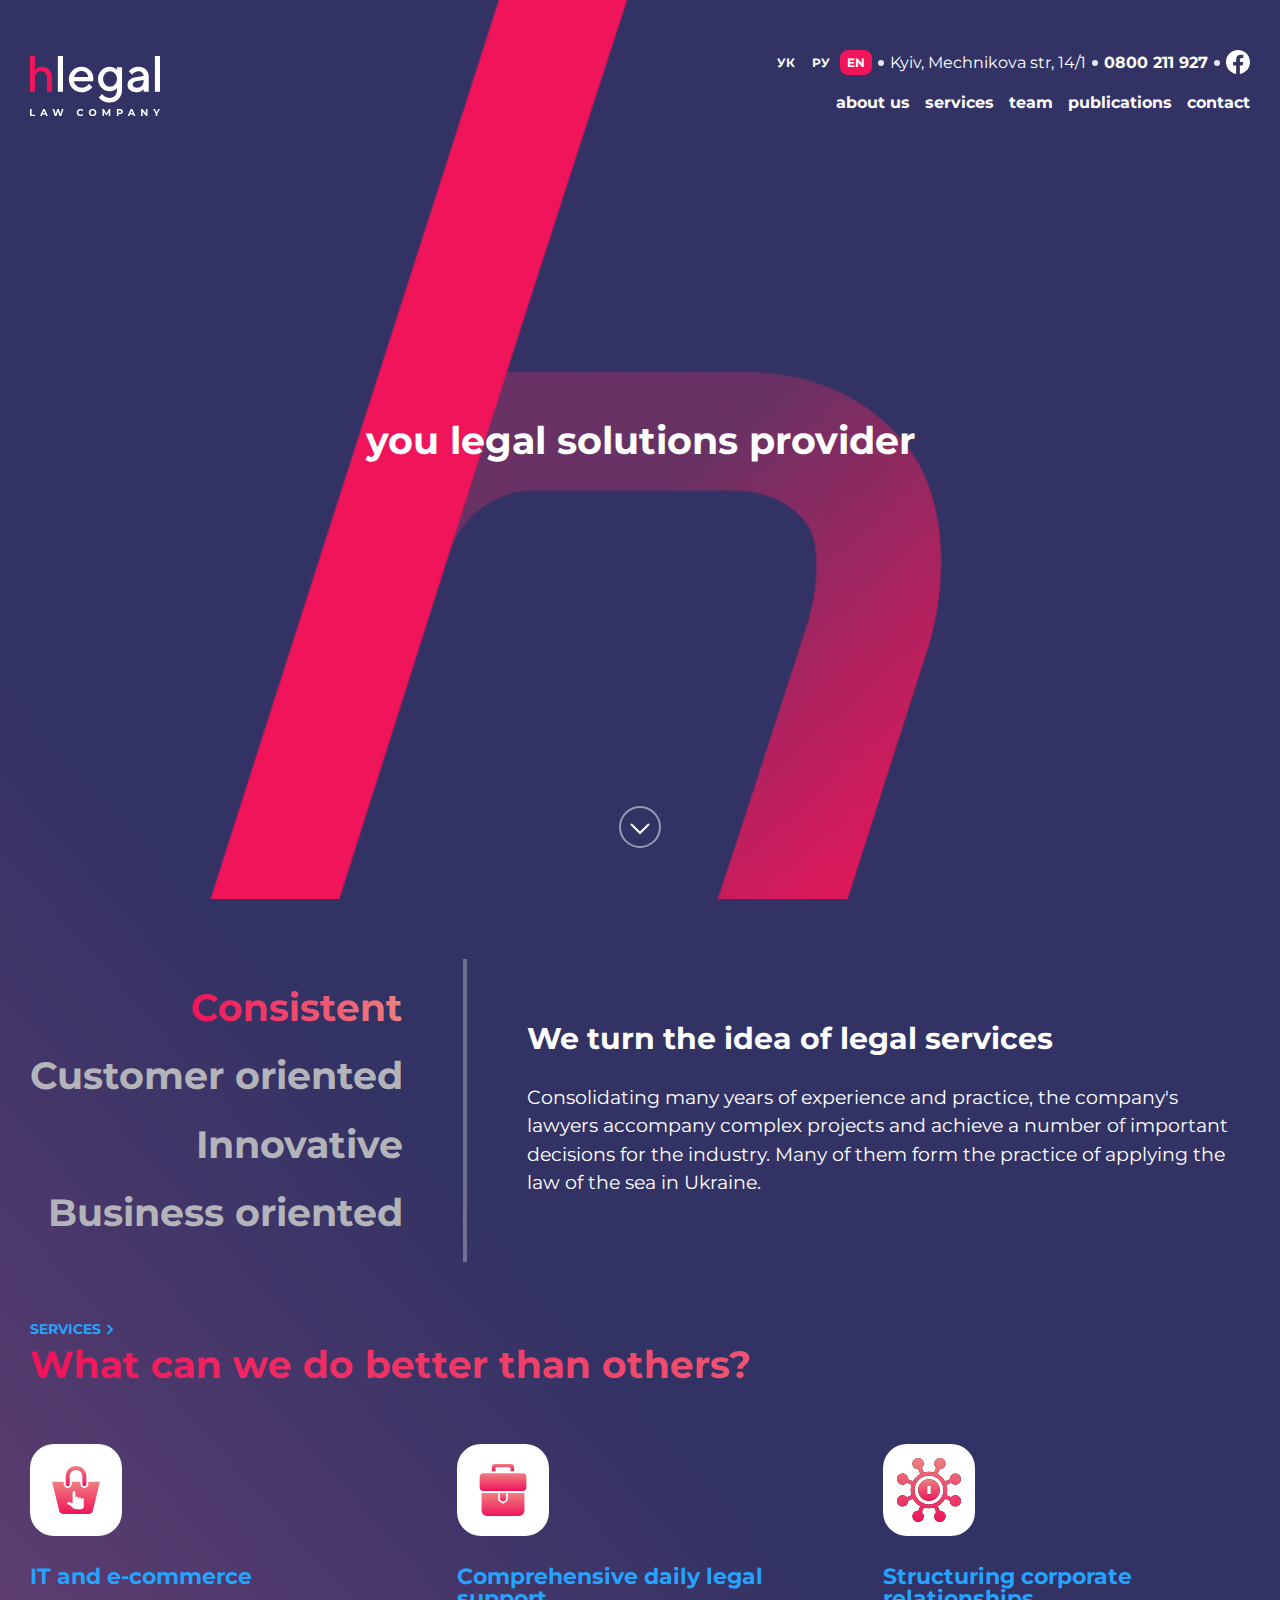
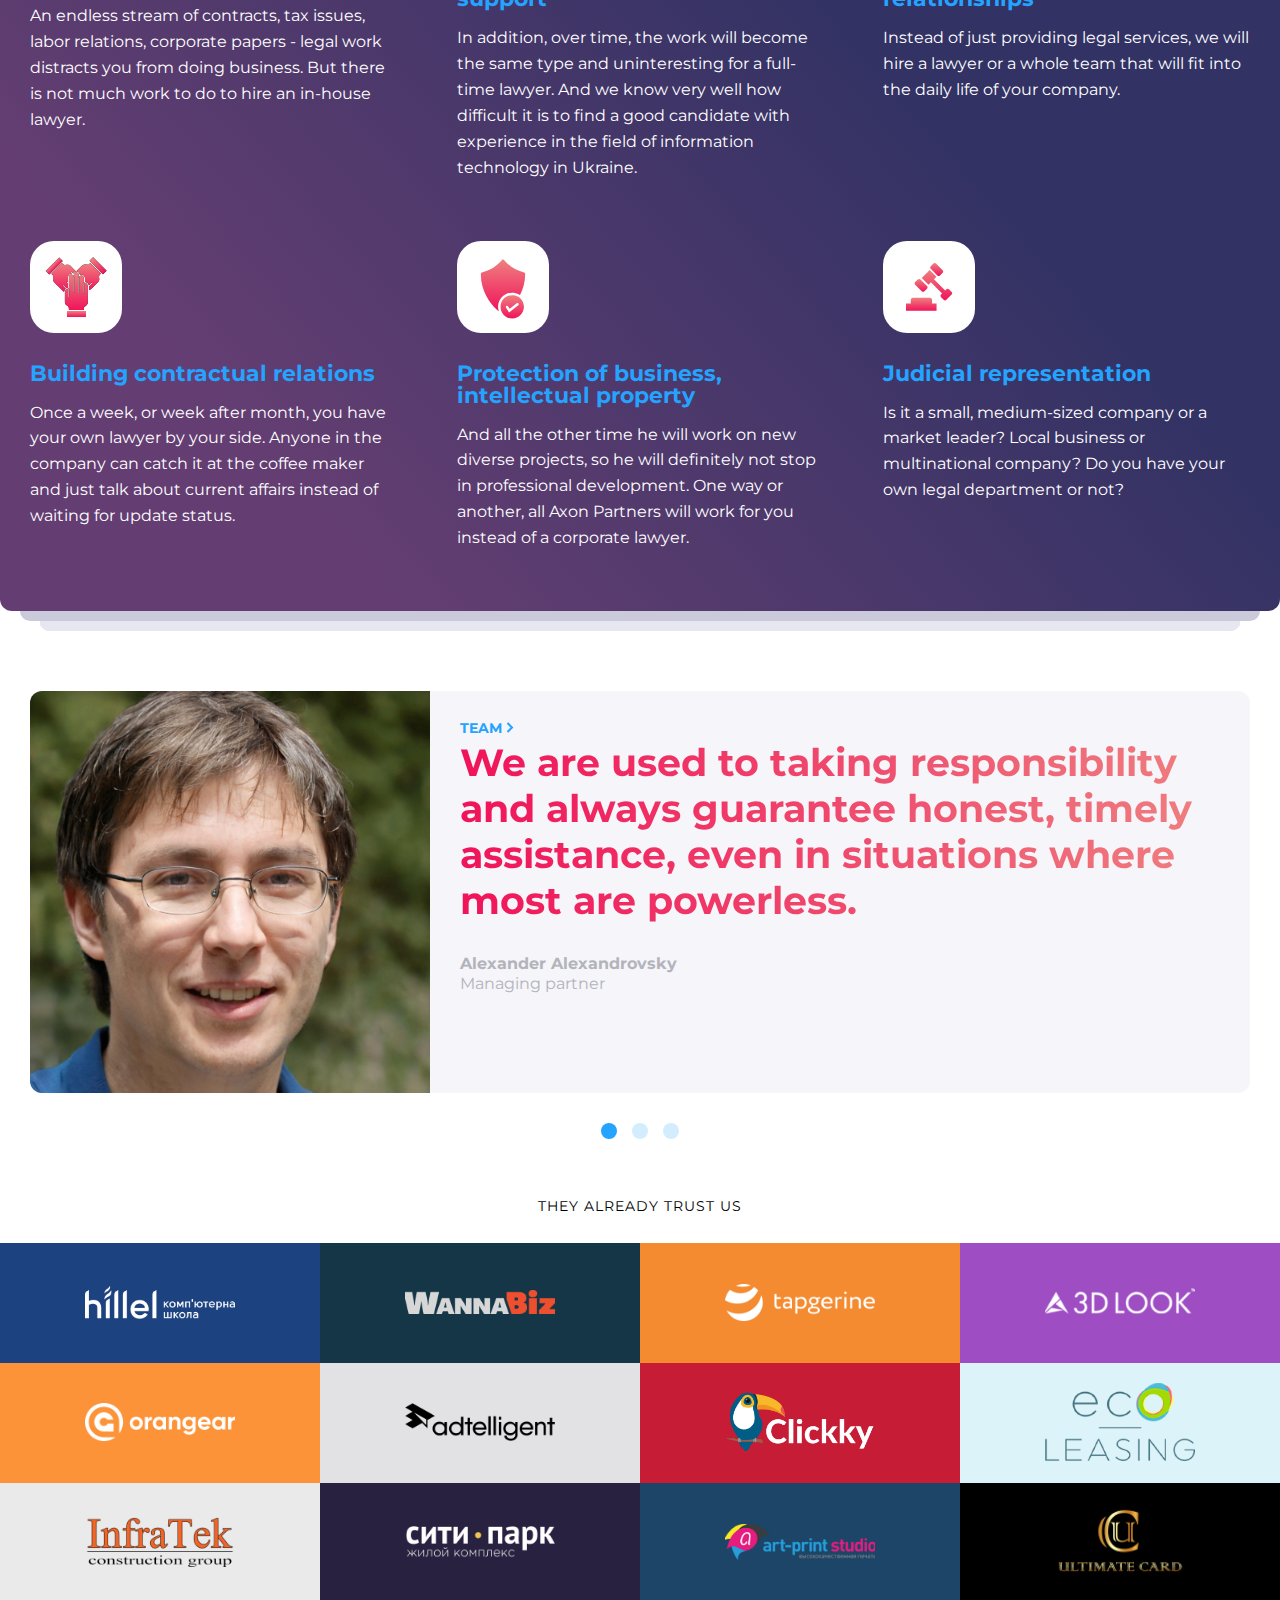
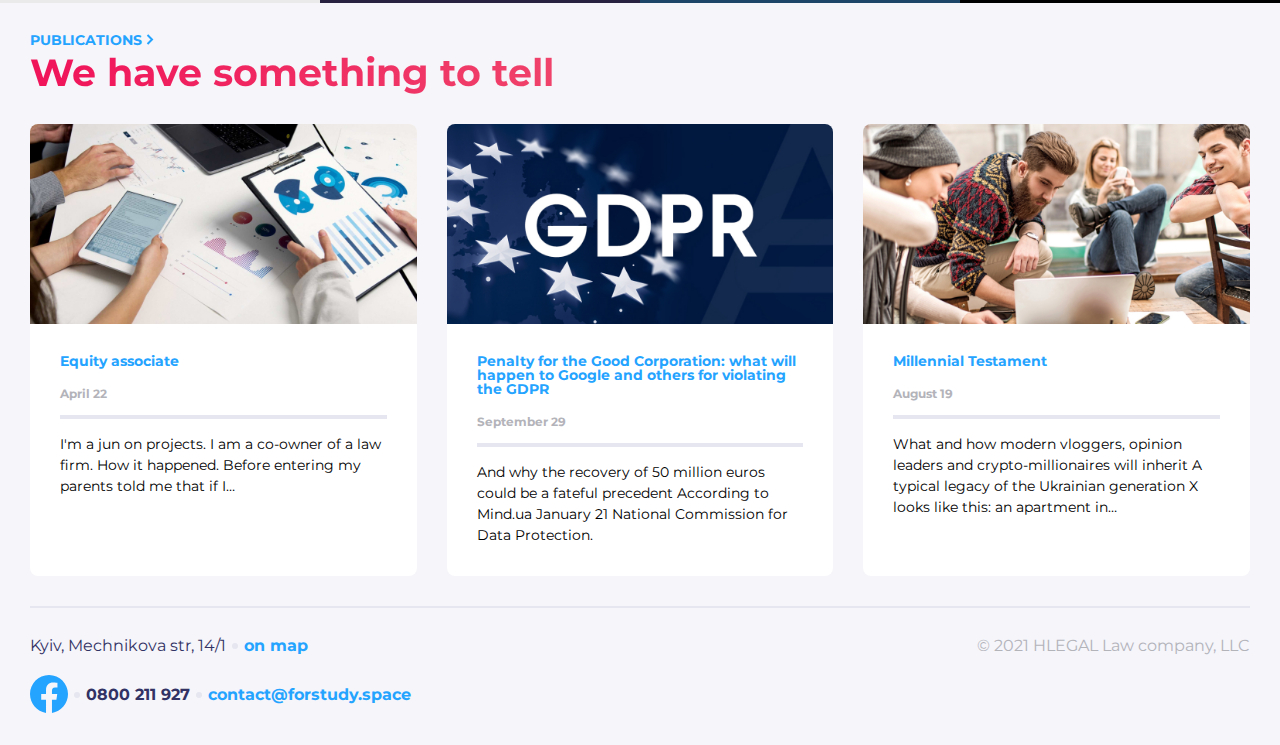
<file: index.html>
<!DOCTYPE html>
<html lang="en">

<head>
    <meta charset="UTF-8">
    <meta http-equiv="X-UA-Compatible" content="IE=edge">
    <meta name="viewport" content="width=device-width, initial-scale=1.0">
    <link rel="apple-touch-icon" sizes="180x180" href="./assets/favicon_io/apple-touch-icon.png">
    <link rel="icon" type="image/png" sizes="32x32" href="./assets/favicon_io/favicon-32x32.png">
    <link rel="icon" type="image/png" sizes="16x16" href="./assets/favicon_io/favicon-16x16.png">
    <link rel="manifest" href="./assets/favicon_io/site.webmanifest">
    <link rel="stylesheet" href="./style/reset.css">
    <link rel="stylesheet" href="./style/fonts.css">
    <link rel="stylesheet" href="./style/main.css">
    <title>Main Page</title>
</head>

<body>
    <header class="header">
        <div class="container">
            <div class="header__inner">
                <div class="header__logo-page">
                    <a href="./index.html" class="header__logo"><img src="./assets/images/header-footer/Logo-white.svg"
                            alt="Logo"></a>
                    <input type="checkbox" id="checkbox" class="mobile-menu__checkbox">
                    <label for="checkbox" class="mobile-menu__btn">
                        <span class="mobile-menu__icon"></span>
                    </label>
                    <div class="mobile-menu__wrapper">
                        <div class="mobile-menu__list">
                            <label for="checkbox" class="mobile-menu__btn">
                                <span class="mobile-menu__icon"></span>
                            </label>
                            <a href="./about.html" class="mobile-menu__item">about us</a>
                            <a href="./services.html" class="mobile-menu__item">services</a>
                            <a href="./team.html" class="mobile-menu__item">team</a>
                            <a href="./publications.html" class="mobile-menu__item">publications</a>
                            <a href="./contact.html" class="mobile-menu__item">contact</a>
                        </div>
                    </div>
                </div>
                <div class="header__contact-language">
                    <div class="header__languages">
                        <a href="/" class="header__language">УК</a>
                        <a href="/" class="header__language">РУ</a>
                        <a href="/" class="header__language header__language--active">EN</a>
                    </div>
                    <div class="dot-separator"></div>
                    <a href="/" class="header__adress">Kyiv, Mechnikova str, 14/1</a>
                    <div class="dot-separator"></div>
                    <a href="/" class="header__number">0800 211 927</a>
                    <div class="dot-separator"></div>
                    <a href="/" class="header__social"><svg width="24" height="24" viewBox="0 0 24 24" fill="none"
                            xmlns="http://www.w3.org/2000/svg">
                            <path
                                d="M24 12.0733C24 5.40541 18.6274 0 12 0C5.37258 0 0 5.40541 0 12.0733C0 18.0995 4.38823 23.0943 10.125 24V15.5633H7.07813V12.0733H10.125V9.41343C10.125 6.38755 11.9165 4.71615 14.6576 4.71615C15.9705 4.71615 17.3438 4.95195 17.3438 4.95195V7.92313H15.8306C14.3399 7.92313 13.875 8.85379 13.875 9.80857V12.0733H17.2031L16.6711 15.5633H13.875V24C19.6118 23.0943 24 18.0995 24 12.0733Z"
                                fill="#B3B3BA" />
                        </svg>
                    </a>
                </div>
                <nav class="header__navigation">
                    <a href="./about.html" class="header__link">about us</a>
                    <a href="./services.html" class="header__link">services</a>
                    <a href="./team.html" class="header__link">team</a>
                    <a href="./publications.html" class="header__link">publications</a>
                    <a href="./contact.html" class="header__link">contact</a>
                </nav>
            </div>
        </div>
    </header>
    <section class="section-main">
        <div class="section-main__quote">
            <h1 class="section-main__title">you legal solutions provider</h1>
            <a href="#list-vector" class="section-main__vector"><svg width="42" height="42" viewBox="0 0 42 42" fill="none"
                    xmlns="http://www.w3.org/2000/svg">
                    <g clip-path="url(#clip0_22728_11339)">
                        <circle opacity="0.5" cx="21" cy="21" r="20" stroke="white" stroke-width="2" />
                        <path d="M12 18L21 27L30 18" stroke="white" stroke-width="2" />
                    </g>
                    <defs>
                        <clipPath id="clip0_22728_11339">
                            <rect width="42" height="42" fill="white" />
                        </clipPath>
                    </defs>
                </svg>
            </a>
        </div>
        <div class="container">
            <div id="list-vector" class="section-main__list">
                <div class="section-main__list-items">
                    <a href="/" class="section-main__list-item section-main__list-item--active">Consistent</a>
                    <a href="/" class="section-main__list-item">Customer oriented</a>
                    <a href="/" class="section-main__list-item">Innovative</a>
                    <a href="/" class="section-main__list-item">Business oriented</a>
                </div>
                <div class="section-main__item-info">
                    <h2 class="title title--bold">We turn the idea of legal services</h2>
                    <p class="section-main__item-text">Consolidating many years of experience and practice, the
                        company's lawyers accompany complex projects and achieve a number of important decisions for the
                        industry. Many of them form the practice of applying the law of the sea in Ukraine.</p>
                </div>
            </div>
            <div class="section-main__cards">
                <a href="./services.html" class="link">SERVICES <svg width="8" height="11" viewBox="0 0 8 11"
                        fill="none" xmlns="http://www.w3.org/2000/svg">
                        <path d="M1.5 1L6 5.5L1.5 10" stroke="#24A3FF" stroke-width="2" />
                    </svg>
                </a>
                <h2 class="hero-title">What can we do better than others?</h2>
                <div class="section-main__cards-container">
                    <a href="./services-entry.html" class="section-main__card">
                        <div class="section-main__card-item"><svg width="64" height="64" viewBox="0 0 64 64" fill="none"
                                xmlns="http://www.w3.org/2000/svg">
                                <path
                                    d="M23.7339 28.125C24.8379 28.125 25.7339 27.229 25.7339 26.125V18.325C25.7339 14.838 28.5709 12 32.0579 12C35.5449 12 38.3829 14.838 38.3829 18.325V26.125C38.3829 27.229 39.2779 28.125 40.3829 28.125C41.4869 28.125 42.3829 27.229 42.3829 26.125V18.325C42.3839 12.632 37.7519 8 32.0579 8C26.3659 8 21.7339 12.632 21.7339 18.325V26.125C21.7339 27.229 22.6299 28.125 23.7339 28.125Z"
                                    fill="url(#paint0_linear_22728_10153)" />
                                <path
                                    d="M55 23.6309H44.384V26.1249C44.384 28.3309 42.59 30.1249 40.384 30.1249C38.178 30.1249 36.384 28.3309 36.384 26.1249V23.6309H27.735V26.1249C27.735 28.3309 25.941 30.1249 23.735 30.1249C21.529 30.1249 19.735 28.3309 19.735 26.1249V23.6309H8.99997C8.44797 23.6309 8.10697 24.0659 8.23797 24.6019L15.236 53.0989C15.658 54.7009 17.344 55.9999 19 55.9999H45C46.658 55.9999 48.342 54.7009 48.766 53.0989L55.762 24.6019C55.893 24.0649 55.553 23.6309 55 23.6309Z"
                                    fill="url(#paint1_linear_22728_10153)" />
                                <path
                                    d="M28.6001 34.4C28.6001 33.6265 29.2266 33 30.0001 33C30.7736 33 31.4001 33.6265 31.4001 34.4V41.35L31.4001 40C31.4001 39.2265 32.0266 38.6 32.8001 38.6C33.5736 38.6 34.2001 39.2265 34.2001 40V41.6764C34.2127 40.9141 34.8346 39.3 35.6 39.3C36.3731 39.3 36.9999 39.9268 37 40.7C37 40.7 37.0411 41.7411 37.1332 41.8033C37.3572 41.3285 37.8402 40 38.4 40C39.1732 40 39.8 40.6268 39.8 41.4V48.4C39.8 49.9463 38.5463 51.2 37 51.2H32.3198C30.8344 51.2 29.4099 50.6099 28.3599 49.5599L26.15 47.35L23 45.9402C23.0051 44.6033 24.0526 44.2 25.1 44.2C26.0023 44.2 26.8136 44.3407 28.6 45.25L28.6001 34.4Z"
                                    fill="white" />
                                <defs>
                                    <linearGradient id="paint0_linear_22728_10153" x1="32.0584" y1="8" x2="32.0584"
                                        y2="28.125" gradientUnits="userSpaceOnUse">
                                        <stop stop-color="#EF8080" />
                                        <stop offset="1" stop-color="#F0145A" />
                                    </linearGradient>
                                    <linearGradient id="paint1_linear_22728_10153" x1="32" y1="23.6309" x2="32"
                                        y2="55.9999" gradientUnits="userSpaceOnUse">
                                        <stop stop-color="#EF8080" />
                                        <stop offset="1" stop-color="#F0145A" />
                                    </linearGradient>
                                </defs>
                            </svg>
                        </div>
                        <h4 class="title title--medium">IT and e-commerce</h4>
                        <p class="text">An endless stream of contracts, tax issues, labor relations, corporate papers -
                            legal work distracts you from doing business. But there is not much work to do to hire an
                            in-house lawyer.</p>
                    </a>
                    <a href="/" class="section-main__card">
                        <div class="section-main__card-item"><svg width="64" height="64" viewBox="0 0 64 64" fill="none"
                                xmlns="http://www.w3.org/2000/svg">
                                <path fill-rule="evenodd" clip-rule="evenodd"
                                    d="M53.4513 35.0762V52.3713C53.4513 55.4647 51.027 57.9997 48.0632 57.9997H15.9702C13.0064 57.9997 10.5822 55.4647 10.5822 52.3713V35.0762H27.2482V42.587L32.0167 45.7204L36.7852 42.587V35.0762H53.4513Z"
                                    fill="url(#paint0_linear_22728_10159)" />
                                <path fill-rule="evenodd" clip-rule="evenodd"
                                    d="M28.9185 35.0762V41.6847L32.0166 43.7202L35.1147 41.6847V35.0762H28.9185Z"
                                    fill="url(#paint1_linear_22728_10159)" />
                                <path fill-rule="evenodd" clip-rule="evenodd"
                                    d="M12.0734 15.1426H51.9599C53.8423 15.1426 55.3808 16.8507 55.3808 18.938V29.1912C55.3808 31.2786 53.8423 32.9867 51.9599 32.9867H36.314H27.7194H12.0734C10.191 32.9867 8.65259 31.2786 8.65259 29.1912V18.938C8.65259 16.8507 10.191 15.1426 12.0734 15.1426Z"
                                    fill="url(#paint2_linear_22728_10159)" />
                                <path fill-rule="evenodd" clip-rule="evenodd"
                                    d="M23.7119 5.95508H40.3214C41.8646 5.95508 43.1274 7.21788 43.1274 8.76103V13.1384H39.5699V10.5516C39.5699 9.8542 38.9998 9.2817 38.3024 9.2817H25.731C25.0336 9.2817 24.4635 9.8542 24.4635 10.5516V13.1384H20.9059V8.76103C20.9059 7.21788 22.1687 5.95508 23.7119 5.95508Z"
                                    fill="url(#paint3_linear_22728_10159)" />
                                <defs>
                                    <linearGradient id="paint0_linear_22728_10159" x1="32.0167" y1="35.0762"
                                        x2="32.0167" y2="57.9997" gradientUnits="userSpaceOnUse">
                                        <stop stop-color="#EF8080" />
                                        <stop offset="1" stop-color="#F0145A" />
                                    </linearGradient>
                                    <linearGradient id="paint1_linear_22728_10159" x1="32.0166" y1="35.0762"
                                        x2="32.0166" y2="43.7202" gradientUnits="userSpaceOnUse">
                                        <stop stop-color="#EF8080" />
                                        <stop offset="1" stop-color="#F0145A" />
                                    </linearGradient>
                                    <linearGradient id="paint2_linear_22728_10159" x1="32.0167" y1="15.1426"
                                        x2="32.0167" y2="32.9867" gradientUnits="userSpaceOnUse">
                                        <stop stop-color="#EF8080" />
                                        <stop offset="1" stop-color="#F0145A" />
                                    </linearGradient>
                                    <linearGradient id="paint3_linear_22728_10159" x1="32.0167" y1="5.95508"
                                        x2="32.0167" y2="13.1384" gradientUnits="userSpaceOnUse">
                                        <stop stop-color="#EF8080" />
                                        <stop offset="1" stop-color="#F0145A" />
                                    </linearGradient>
                                </defs>
                            </svg>
                        </div>
                        <h4 class="title title--medium">Comprehensive daily
                            legal support</h4>
                        <p class="text">In addition, over time, the work will become the same type and uninteresting for
                            a full-time lawyer. And we know very well how difficult it is to find a good candidate with
                            experience in the field of information technology in Ukraine.</p>
                    </a>
                    <a href="/" class="section-main__card">
                        <div class="section-main__card-item"><svg width="64" height="64" viewBox="0 0 64 64" fill="none"
                                xmlns="http://www.w3.org/2000/svg">
                                <g clip-path="url(#clip0_22728_10165)">
                                    <path
                                        d="M60.5264 37.7273C59.8389 37.4426 59.1151 37.2982 58.3752 37.2982C56.7435 37.2982 55.2362 37.9946 54.1896 39.1615L52.9696 38.6562L49.4895 37.2147C49.9834 35.5616 50.2499 33.8113 50.2499 31.9998C50.2499 30.1883 49.9832 28.4381 49.4895 26.7849L52.9696 25.3435L54.1896 24.8381C55.2362 26.0051 56.7435 26.7014 58.3752 26.7014C59.1151 26.7014 59.8389 26.5571 60.5264 26.2722C63.3917 25.0852 64.7575 21.7883 63.5705 18.9227C62.6965 16.8128 60.656 15.4493 58.3722 15.4493C57.6324 15.4493 56.9086 15.5937 56.2211 15.8786C53.9629 16.814 52.6374 19.0598 52.7574 21.3722L51.5303 21.8805L48.0513 23.3215C46.3611 20.208 43.7916 17.6383 40.6781 15.9483L42.1191 12.4694L42.6269 11.2436C42.7253 11.2487 42.8239 11.2517 42.9229 11.2517C45.2068 11.2517 47.2471 9.88836 48.1213 7.77836C49.3081 4.91287 47.9425 1.61587 45.077 0.428874C44.3894 0.144375 43.6658 0 42.9259 0C40.642 0 38.6017 1.36337 37.7275 3.47337C36.7922 5.73161 37.4429 8.25698 39.1629 9.80723L38.6564 11.0301L37.2149 14.5102C35.5618 14.0165 33.8115 13.7498 32 13.7498C30.1885 13.7498 28.4383 14.0165 26.7852 14.5102L25.3437 11.0301L24.8372 9.80723C26.5572 8.25698 27.2079 5.73161 26.2725 3.47324C25.3984 1.36337 23.3578 0 21.0741 0C20.3342 0 19.6104 0.144375 18.9229 0.429249C16.0576 1.61625 14.6918 4.91312 15.8788 7.77874C16.7528 9.88861 18.7933 11.2521 21.0771 11.2521C21.1761 11.2521 21.2747 11.2491 21.3731 11.244L21.8808 12.4697L23.3218 15.9487C20.2083 17.6388 17.6387 20.2083 15.9487 23.3218L12.4697 21.8808L11.2426 21.3726C11.3626 19.0602 10.0371 16.8143 7.77883 15.8788C7.09133 15.5941 6.36758 15.4497 5.62771 15.4497C3.34384 15.4497 1.30347 16.8131 0.429344 18.9231C-0.757529 21.7886 0.608094 25.0856 3.47359 26.2726C4.16109 26.5573 4.88484 26.7017 5.62471 26.7017C7.25646 26.7017 8.7637 26.0053 9.81033 24.8383L11.0303 25.3437L14.5104 26.7852C14.0166 28.4383 13.7501 30.1886 13.7501 32.0001C13.7501 33.8116 14.0167 35.5618 14.5104 37.2149L11.0302 38.6562L9.8102 39.1615C8.76358 37.9946 7.25633 37.2982 5.62458 37.2982C4.88471 37.2982 4.16096 37.4426 3.47346 37.7274C0.608094 38.9144 -0.757654 42.2113 0.429344 45.0769C1.30334 47.1868 3.34384 48.5503 5.62758 48.5503C6.36746 48.5503 7.09121 48.4059 7.77871 48.121C10.037 47.1857 11.3624 44.9398 11.2424 42.6274L12.4696 42.1192L15.9486 40.6782C17.6387 43.7917 20.2082 46.3613 23.3217 48.0513L21.8807 51.5303L21.3729 52.756C21.2746 52.7509 21.1759 52.7479 21.0769 52.7479C18.7931 52.7479 16.7527 54.1113 15.8786 56.2213C14.6917 59.0868 16.0573 62.3838 18.9228 63.5708C19.6103 63.8555 20.3341 63.9999 21.0739 63.9999C23.3578 63.9999 25.3982 62.6365 26.2723 60.5265C27.2077 58.2683 26.5569 55.7429 24.8369 54.1926L25.3434 52.9698L26.7849 49.4897C28.438 49.9834 30.1883 50.25 31.9998 50.25C33.8113 50.25 35.5615 49.9834 37.2146 49.4897L38.6561 52.9698L39.1626 54.1926C37.4426 55.7429 36.7919 58.2683 37.7273 60.5266C38.6013 62.6365 40.6418 64 42.9255 64C43.6654 64 44.3891 63.8556 45.0766 63.5708C47.942 62.3838 49.3078 59.0869 48.1208 56.2213C47.2468 54.1114 45.2063 52.7479 42.9225 52.7479C42.8235 52.7479 42.7249 52.7509 42.6265 52.756L42.1188 51.5303L40.6778 48.0513C43.7913 46.3612 46.3609 43.7917 48.0509 40.6782L51.5299 42.1192L52.757 42.6274C52.637 44.9398 53.9625 47.1857 56.2207 48.1212C56.9082 48.4059 57.632 48.5503 58.3719 48.5503C60.6557 48.5503 62.6961 47.1869 63.5702 45.0769C64.7575 42.2113 63.392 38.9143 60.5264 37.7273ZM32 46.4998C24.0048 46.4998 17.5001 39.995 17.5001 31.9998C17.5001 24.0046 24.0048 17.4998 32 17.4998C39.9953 17.4998 46.5 24.0046 46.5 31.9998C46.5 39.995 39.9951 46.4998 32 46.4998Z"
                                        fill="black" />
                                    <path
                                        d="M60.5264 37.7273C59.8389 37.4426 59.1151 37.2982 58.3752 37.2982C56.7435 37.2982 55.2362 37.9946 54.1896 39.1615L52.9696 38.6562L49.4895 37.2147C49.9834 35.5616 50.2499 33.8113 50.2499 31.9998C50.2499 30.1883 49.9832 28.4381 49.4895 26.7849L52.9696 25.3435L54.1896 24.8381C55.2362 26.0051 56.7435 26.7014 58.3752 26.7014C59.1151 26.7014 59.8389 26.5571 60.5264 26.2722C63.3917 25.0852 64.7575 21.7883 63.5705 18.9227C62.6965 16.8128 60.656 15.4493 58.3722 15.4493C57.6324 15.4493 56.9086 15.5937 56.2211 15.8786C53.9629 16.814 52.6374 19.0598 52.7574 21.3722L51.5303 21.8805L48.0513 23.3215C46.3611 20.208 43.7916 17.6383 40.6781 15.9483L42.1191 12.4694L42.6269 11.2436C42.7253 11.2487 42.8239 11.2517 42.9229 11.2517C45.2068 11.2517 47.2471 9.88836 48.1213 7.77836C49.3081 4.91287 47.9425 1.61587 45.077 0.428874C44.3894 0.144375 43.6658 0 42.9259 0C40.642 0 38.6017 1.36337 37.7275 3.47337C36.7922 5.73161 37.4429 8.25698 39.1629 9.80723L38.6564 11.0301L37.2149 14.5102C35.5618 14.0165 33.8115 13.7498 32 13.7498C30.1885 13.7498 28.4383 14.0165 26.7852 14.5102L25.3437 11.0301L24.8372 9.80723C26.5572 8.25698 27.2079 5.73161 26.2725 3.47324C25.3984 1.36337 23.3578 0 21.0741 0C20.3342 0 19.6104 0.144375 18.9229 0.429249C16.0576 1.61625 14.6918 4.91312 15.8788 7.77874C16.7528 9.88861 18.7933 11.2521 21.0771 11.2521C21.1761 11.2521 21.2747 11.2491 21.3731 11.244L21.8808 12.4697L23.3218 15.9487C20.2083 17.6388 17.6387 20.2083 15.9487 23.3218L12.4697 21.8808L11.2426 21.3726C11.3626 19.0602 10.0371 16.8143 7.77883 15.8788C7.09133 15.5941 6.36758 15.4497 5.62771 15.4497C3.34384 15.4497 1.30347 16.8131 0.429344 18.9231C-0.757529 21.7886 0.608094 25.0856 3.47359 26.2726C4.16109 26.5573 4.88484 26.7017 5.62471 26.7017C7.25646 26.7017 8.7637 26.0053 9.81033 24.8383L11.0303 25.3437L14.5104 26.7852C14.0166 28.4383 13.7501 30.1886 13.7501 32.0001C13.7501 33.8116 14.0167 35.5618 14.5104 37.2149L11.0302 38.6562L9.8102 39.1615C8.76358 37.9946 7.25633 37.2982 5.62458 37.2982C4.88471 37.2982 4.16096 37.4426 3.47346 37.7274C0.608094 38.9144 -0.757654 42.2113 0.429344 45.0769C1.30334 47.1868 3.34384 48.5503 5.62758 48.5503C6.36746 48.5503 7.09121 48.4059 7.77871 48.121C10.037 47.1857 11.3624 44.9398 11.2424 42.6274L12.4696 42.1192L15.9486 40.6782C17.6387 43.7917 20.2082 46.3613 23.3217 48.0513L21.8807 51.5303L21.3729 52.756C21.2746 52.7509 21.1759 52.7479 21.0769 52.7479C18.7931 52.7479 16.7527 54.1113 15.8786 56.2213C14.6917 59.0868 16.0573 62.3838 18.9228 63.5708C19.6103 63.8555 20.3341 63.9999 21.0739 63.9999C23.3578 63.9999 25.3982 62.6365 26.2723 60.5265C27.2077 58.2683 26.5569 55.7429 24.8369 54.1926L25.3434 52.9698L26.7849 49.4897C28.438 49.9834 30.1883 50.25 31.9998 50.25C33.8113 50.25 35.5615 49.9834 37.2146 49.4897L38.6561 52.9698L39.1626 54.1926C37.4426 55.7429 36.7919 58.2683 37.7273 60.5266C38.6013 62.6365 40.6418 64 42.9255 64C43.6654 64 44.3891 63.8556 45.0766 63.5708C47.942 62.3838 49.3078 59.0869 48.1208 56.2213C47.2468 54.1114 45.2063 52.7479 42.9225 52.7479C42.8235 52.7479 42.7249 52.7509 42.6265 52.756L42.1188 51.5303L40.6778 48.0513C43.7913 46.3612 46.3609 43.7917 48.0509 40.6782L51.5299 42.1192L52.757 42.6274C52.637 44.9398 53.9625 47.1857 56.2207 48.1212C56.9082 48.4059 57.632 48.5503 58.3719 48.5503C60.6557 48.5503 62.6961 47.1869 63.5702 45.0769C64.7575 42.2113 63.392 38.9143 60.5264 37.7273ZM32 46.4998C24.0048 46.4998 17.5001 39.995 17.5001 31.9998C17.5001 24.0046 24.0048 17.4998 32 17.4998C39.9953 17.4998 46.5 24.0046 46.5 31.9998C46.5 39.995 39.9951 46.4998 32 46.4998Z"
                                        fill="url(#paint0_linear_22728_10165)" />
                                    <path
                                        d="M32.0001 21.25C26.0726 21.25 21.2501 26.0725 21.2501 32C21.2501 37.9275 26.0726 42.75 32.0001 42.75C37.9276 42.75 42.7501 37.9275 42.7501 32C42.7501 26.0725 37.9276 21.25 32.0001 21.25ZM33.8751 36.125H30.1251V27.875H33.8751V36.125Z"
                                        fill="black" />
                                    <path
                                        d="M32.0001 21.25C26.0726 21.25 21.2501 26.0725 21.2501 32C21.2501 37.9275 26.0726 42.75 32.0001 42.75C37.9276 42.75 42.7501 37.9275 42.7501 32C42.7501 26.0725 37.9276 21.25 32.0001 21.25ZM33.8751 36.125H30.1251V27.875H33.8751V36.125Z"
                                        fill="url(#paint1_linear_22728_10165)" />
                                </g>
                                <defs>
                                    <linearGradient id="paint0_linear_22728_10165" x1="31.9999" y1="0" x2="31.9999"
                                        y2="64" gradientUnits="userSpaceOnUse">
                                        <stop stop-color="#EF8080" />
                                        <stop offset="1" stop-color="#F0145A" />
                                    </linearGradient>
                                    <linearGradient id="paint1_linear_22728_10165" x1="32.0001" y1="21.25" x2="32.0001"
                                        y2="42.75" gradientUnits="userSpaceOnUse">
                                        <stop stop-color="#EF8080" />
                                        <stop offset="1" stop-color="#F0145A" />
                                    </linearGradient>
                                    <clipPath id="clip0_22728_10165">
                                        <rect width="64" height="64" fill="white" />
                                    </clipPath>
                                </defs>
                            </svg>
                        </div>
                        <h4 class="title title--medium">Structuring corporate relationships</h4>
                        <p class="text">Instead of just providing legal services, we will hire a lawyer or a whole team
                            that will fit into the daily life of your company.</p>
                    </a>
                    <a href="/" class="section-main__card">
                        <div class="section-main__card-item"><svg width="64" height="64" viewBox="0 0 64 64" fill="none"
                                xmlns="http://www.w3.org/2000/svg">
                                <path d="M42.0057 56H23.0057V62H42.0057V56Z" fill="black" />
                                <path d="M42.0057 56H23.0057V62H42.0057V56Z" fill="url(#paint0_linear_22728_10172)" />
                                <path
                                    d="M15.1727 2.45168L1.73761 15.8867L5.27315 19.4223L18.7082 5.98722L15.1727 2.45168Z"
                                    fill="black" />
                                <path
                                    d="M15.1727 2.45168L1.73761 15.8867L5.27315 19.4223L18.7082 5.98722L15.1727 2.45168Z"
                                    fill="url(#paint1_linear_22728_10172)" />
                                <path
                                    d="M49.1127 2.31995L45.5771 5.85547L59.0122 19.2905L62.5477 15.755L49.1127 2.31995Z"
                                    fill="black" />
                                <path
                                    d="M49.1127 2.31995L45.5771 5.85547L59.0122 19.2905L62.5477 15.755L49.1127 2.31995Z"
                                    fill="url(#paint2_linear_22728_10172)" />
                                <path
                                    d="M44.5563 9.70843L41.865 9.59436C41.089 9.48482 40.2981 9.55713 39.5548 9.80558C38.8115 10.054 38.1361 10.4718 37.5819 11.026L32.0774 16.5305L26.3239 10.7769C25.8243 10.2888 25.2011 9.94628 24.5213 9.78612C23.8415 9.62596 23.1309 9.65426 22.466 9.86798C21.8388 10.0587 21.1715 10.0755 20.5355 9.9164C19.8994 9.75732 19.3186 9.42842 18.855 8.96483L18.0011 8.11095L7.39447 18.7175L9.12247 20.4455L9.00839 23.1368C8.89885 23.9128 8.97115 24.7037 9.2196 25.447C9.46805 26.1903 9.88584 26.8657 10.44 27.4199L20.0524 37.0324C20.1809 35.7705 20.7855 34.6051 21.7431 33.7734L18.7482 30.7785L19.4553 30.0714L22.5835 33.1996C23.0269 32.9472 23.5067 32.7649 24.0059 32.6591V28.9651L22.2837 27.243L22.9908 26.5358L24.0059 27.5509V22.201C23.9947 21.3168 24.3086 20.4592 24.8878 19.791C25.4671 19.1228 26.2715 18.6904 27.1484 18.576C27.4792 18.544 27.8127 18.559 28.1392 18.6208L26.9097 17.3914L27.6169 16.6843L29.413 18.4804C29.7311 17.864 30.2232 17.3547 30.8283 17.0154C31.4333 16.6762 32.1246 16.5221 32.8164 16.5721C33.6513 16.6697 34.4258 17.0562 35.0056 17.6647C35.5854 18.2733 35.9341 19.0655 35.9912 19.9041C36.5595 19.634 37.1893 19.5194 37.8164 19.5721C38.7075 19.6788 39.5272 20.1126 40.1165 20.7895C40.7059 21.4663 41.0228 22.3379 41.0058 23.2352V26.6591C41.9159 26.8491 42.755 27.289 43.4291 27.9293C44.1031 28.5696 44.5855 29.3851 44.8219 30.2842L47.6105 27.4957L48.3176 28.2029L45.0023 31.5181C45.0024 31.5319 45.0059 31.5447 45.0059 31.5585V34.8785C45.9043 34.7845 46.7436 34.3864 47.3848 33.7501L54.2249 26.9099C54.713 26.4104 55.0556 25.7871 55.2157 25.1073C55.3759 24.4276 55.3475 23.7169 55.1338 23.0521C54.943 22.4248 54.9263 21.7575 55.0854 21.1215C55.2445 20.4854 55.5734 19.9046 56.037 19.441L56.8909 18.5871L46.2843 7.98047L44.5563 9.70843Z"
                                    fill="black" />
                                <path
                                    d="M44.5563 9.70843L41.865 9.59436C41.089 9.48482 40.2981 9.55713 39.5548 9.80558C38.8115 10.054 38.1361 10.4718 37.5819 11.026L32.0774 16.5305L26.3239 10.7769C25.8243 10.2888 25.2011 9.94628 24.5213 9.78612C23.8415 9.62596 23.1309 9.65426 22.466 9.86798C21.8388 10.0587 21.1715 10.0755 20.5355 9.9164C19.8994 9.75732 19.3186 9.42842 18.855 8.96483L18.0011 8.11095L7.39447 18.7175L9.12247 20.4455L9.00839 23.1368C8.89885 23.9128 8.97115 24.7037 9.2196 25.447C9.46805 26.1903 9.88584 26.8657 10.44 27.4199L20.0524 37.0324C20.1809 35.7705 20.7855 34.6051 21.7431 33.7734L18.7482 30.7785L19.4553 30.0714L22.5835 33.1996C23.0269 32.9472 23.5067 32.7649 24.0059 32.6591V28.9651L22.2837 27.243L22.9908 26.5358L24.0059 27.5509V22.201C23.9947 21.3168 24.3086 20.4592 24.8878 19.791C25.4671 19.1228 26.2715 18.6904 27.1484 18.576C27.4792 18.544 27.8127 18.559 28.1392 18.6208L26.9097 17.3914L27.6169 16.6843L29.413 18.4804C29.7311 17.864 30.2232 17.3547 30.8283 17.0154C31.4333 16.6762 32.1246 16.5221 32.8164 16.5721C33.6513 16.6697 34.4258 17.0562 35.0056 17.6647C35.5854 18.2733 35.9341 19.0655 35.9912 19.9041C36.5595 19.634 37.1893 19.5194 37.8164 19.5721C38.7075 19.6788 39.5272 20.1126 40.1165 20.7895C40.7059 21.4663 41.0228 22.3379 41.0058 23.2352V26.6591C41.9159 26.8491 42.755 27.289 43.4291 27.9293C44.1031 28.5696 44.5855 29.3851 44.8219 30.2842L47.6105 27.4957L48.3176 28.2029L45.0023 31.5181C45.0024 31.5319 45.0059 31.5447 45.0059 31.5585V34.8785C45.9043 34.7845 46.7436 34.3864 47.3848 33.7501L54.2249 26.9099C54.713 26.4104 55.0556 25.7871 55.2157 25.1073C55.3759 24.4276 55.3475 23.7169 55.1338 23.0521C54.943 22.4248 54.9263 21.7575 55.0854 21.1215C55.2445 20.4854 55.5734 19.9046 56.037 19.441L56.8909 18.5871L46.2843 7.98047L44.5563 9.70843Z"
                                    fill="url(#paint3_linear_22728_10172)" />
                                <path
                                    d="M29.8804 21.6901C29.8044 21.0405 29.476 20.4468 28.966 20.0373C28.4559 19.6278 27.8053 19.4353 27.1546 19.5015C26.5234 19.5886 25.9463 19.9046 25.5329 20.3894C25.1194 20.8742 24.8986 21.4941 24.9124 22.1311V33.4885C23.8515 33.4885 22.8341 33.9099 22.0839 34.66C21.3338 35.4102 20.9124 36.4276 20.9124 37.4885V47.1619C20.9205 47.8603 21.1189 48.5432 21.4864 49.1371C21.8538 49.7311 22.3763 50.2135 22.9976 50.5325C23.576 50.8412 24.0597 51.3012 24.3969 51.8634C24.7342 52.4256 24.9123 53.0689 24.9124 53.7245V54.9321H39.9124V52.4885L41.896 50.6661C42.5222 50.1948 43.0303 49.5844 43.3803 48.8831C43.7302 48.1818 43.9123 47.4088 43.9124 46.6251V31.4885C43.9124 30.4276 43.4909 29.4102 42.7408 28.66C41.9906 27.9099 40.9732 27.4885 39.9124 27.4885V23.1659C39.9293 22.5187 39.7062 21.888 39.286 21.3955C38.8657 20.903 38.2781 20.5834 37.6362 20.4983C37.0063 20.4426 36.3787 20.6285 35.8807 21.0183C35.3826 21.408 35.0513 21.9725 34.9539 22.5974H35.4124V38.0407H34.4124V22.5974H34.9124V20.1659C34.9293 19.5187 34.7062 18.888 34.286 18.3955C33.8657 17.903 33.2781 17.5834 32.6362 17.4983C32.2904 17.4673 31.942 17.5086 31.613 17.6196C31.2841 17.7306 30.9819 17.909 30.7256 18.1432C30.4694 18.3775 30.2647 18.6625 30.1247 18.9802C29.9847 19.2979 29.9124 19.6413 29.9124 19.9885V21.6901H30.4124V37.1335H29.4124V21.6901H29.8804ZM25.3115 42.0407H24.3115V34.0407H25.3115V42.0407ZM39.4124 27.799H40.4124V38.2423H39.4124V27.799Z"
                                    fill="black" />
                                <path
                                    d="M29.8804 21.6901C29.8044 21.0405 29.476 20.4468 28.966 20.0373C28.4559 19.6278 27.8053 19.4353 27.1546 19.5015C26.5234 19.5886 25.9463 19.9046 25.5329 20.3894C25.1194 20.8742 24.8986 21.4941 24.9124 22.1311V33.4885C23.8515 33.4885 22.8341 33.9099 22.0839 34.66C21.3338 35.4102 20.9124 36.4276 20.9124 37.4885V47.1619C20.9205 47.8603 21.1189 48.5432 21.4864 49.1371C21.8538 49.7311 22.3763 50.2135 22.9976 50.5325C23.576 50.8412 24.0597 51.3012 24.3969 51.8634C24.7342 52.4256 24.9123 53.0689 24.9124 53.7245V54.9321H39.9124V52.4885L41.896 50.6661C42.5222 50.1948 43.0303 49.5844 43.3803 48.8831C43.7302 48.1818 43.9123 47.4088 43.9124 46.6251V31.4885C43.9124 30.4276 43.4909 29.4102 42.7408 28.66C41.9906 27.9099 40.9732 27.4885 39.9124 27.4885V23.1659C39.9293 22.5187 39.7062 21.888 39.286 21.3955C38.8657 20.903 38.2781 20.5834 37.6362 20.4983C37.0063 20.4426 36.3787 20.6285 35.8807 21.0183C35.3826 21.408 35.0513 21.9725 34.9539 22.5974H35.4124V38.0407H34.4124V22.5974H34.9124V20.1659C34.9293 19.5187 34.7062 18.888 34.286 18.3955C33.8657 17.903 33.2781 17.5834 32.6362 17.4983C32.2904 17.4673 31.942 17.5086 31.613 17.6196C31.2841 17.7306 30.9819 17.909 30.7256 18.1432C30.4694 18.3775 30.2647 18.6625 30.1247 18.9802C29.9847 19.2979 29.9124 19.6413 29.9124 19.9885V21.6901H30.4124V37.1335H29.4124V21.6901H29.8804ZM25.3115 42.0407H24.3115V34.0407H25.3115V42.0407ZM39.4124 27.799H40.4124V38.2423H39.4124V27.799Z"
                                    fill="url(#paint4_linear_22728_10172)" />
                                <defs>
                                    <linearGradient id="paint0_linear_22728_10172" x1="32.5057" y1="56" x2="32.5057"
                                        y2="62" gradientUnits="userSpaceOnUse">
                                        <stop stop-color="#EF8080" />
                                        <stop offset="1" stop-color="#F0145A" />
                                    </linearGradient>
                                    <linearGradient id="paint1_linear_22728_10172" x1="8.45513" y1="9.1692" x2="11.9907"
                                        y2="12.7047" gradientUnits="userSpaceOnUse">
                                        <stop stop-color="#EF8080" />
                                        <stop offset="1" stop-color="#F0145A" />
                                    </linearGradient>
                                    <linearGradient id="paint2_linear_22728_10172" x1="47.3449" y1="4.08771" x2="60.78"
                                        y2="17.5228" gradientUnits="userSpaceOnUse">
                                        <stop stop-color="#EF8080" />
                                        <stop offset="1" stop-color="#F0145A" />
                                    </linearGradient>
                                    <linearGradient id="paint3_linear_22728_10172" x1="32.1427" y1="7.98047"
                                        x2="32.1427" y2="37.0324" gradientUnits="userSpaceOnUse">
                                        <stop stop-color="#EF8080" />
                                        <stop offset="1" stop-color="#F0145A" />
                                    </linearGradient>
                                    <linearGradient id="paint4_linear_22728_10172" x1="32.4124" y1="17.4883"
                                        x2="32.4124" y2="54.9321" gradientUnits="userSpaceOnUse">
                                        <stop stop-color="#EF8080" />
                                        <stop offset="1" stop-color="#F0145A" />
                                    </linearGradient>
                                </defs>
                            </svg>
                        </div>
                        <h4 class="title title--medium">Building contractual relations</h4>
                        <p class="text">Once a week, or week after month, you have your own lawyer by your side. Anyone
                            in the company can catch it at the coffee maker and just talk about current affairs instead
                            of waiting for update status.</p>
                    </a>
                    <a href="/" class="section-main__card">
                        <div class="section-main__card-item"><svg width="64" height="64" viewBox="0 0 64 64" fill="none"
                                xmlns="http://www.w3.org/2000/svg">
                                <path
                                    d="M41.2317 37.6961C43.5839 37.6961 45.9096 38.2844 47.9577 39.3974C48.3296 39.5979 48.6709 39.8368 49.0194 40.0667C52.3807 33.4869 54.1545 26.5278 54.1545 19.7388C54.1545 19.3573 54.1545 18.9634 54.1423 18.5696C54.1177 18.0158 53.7238 17.5358 53.1699 17.4127C45.7361 15.7881 39.0038 11.7634 33.7115 5.78193L32.9238 4.88342C32.6899 4.61268 32.3577 4.465 32.0007 4.465C31.6192 4.41579 31.3238 4.60036 31.0899 4.85885L29.8838 6.1881C24.8623 11.7142 18.5361 15.5296 11.5946 17.2281L10.7946 17.425C10.253 17.5481 9.8715 18.0281 9.85918 18.5819C9.41612 35.8865 19.6315 48.3296 24.0377 52.8834C25.2306 54.1082 26.5606 55.3256 27.8253 56.3319C27.3509 54.9011 27.0779 53.3957 27.0779 51.8499C27.0779 44.0452 33.427 37.6961 41.2317 37.6961Z"
                                    fill="url(#paint0_linear_22728_10178)" />
                                <path
                                    d="M46.7822 41.5593C45.0837 40.6363 43.1637 40.1562 41.2314 40.1562C34.7822 40.1562 29.5391 45.3993 29.5391 51.8486C29.5391 54.027 30.1299 56.1562 31.2622 57.9778C33.416 61.4609 37.133 63.5409 41.2314 63.5409C47.6683 63.5409 52.9237 58.2978 52.9237 51.8486C52.9237 47.5409 50.5729 43.6024 46.7822 41.5593ZM47.2196 50.2918L38.0747 57.4084L34.9527 52.5249C34.5862 51.9522 34.7538 51.1914 35.3265 50.8254C35.8999 50.4588 36.6613 50.6277 37.0261 51.1992L38.6937 53.8074L45.7076 48.3495C46.243 47.9318 47.0171 48.0273 47.4347 48.5646C47.8524 49.1013 47.7556 49.8747 47.2196 50.2918Z"
                                    fill="url(#paint1_linear_22728_10178)" />
                                <defs>
                                    <linearGradient id="paint0_linear_22728_10178" x1="31.9999" y1="4.45703"
                                        x2="31.9999" y2="56.3319" gradientUnits="userSpaceOnUse">
                                        <stop stop-color="#EF8080" />
                                        <stop offset="1" stop-color="#F0145A" />
                                    </linearGradient>
                                    <linearGradient id="paint1_linear_22728_10178" x1="41.2314" y1="40.1562"
                                        x2="41.2314" y2="63.5409" gradientUnits="userSpaceOnUse">
                                        <stop stop-color="#EF8080" />
                                        <stop offset="1" stop-color="#F0145A" />
                                    </linearGradient>
                                </defs>
                            </svg>
                        </div>
                        <h4 class="title title--medium">Protection of business, intellectual property</h4>
                        <p class="text">And all the other time he will work on new diverse projects, so he will
                            definitely not stop in professional development. One way or another, all Axon Partners will
                            work for you instead of a corporate lawyer.</p>
                    </a>
                    <a href="/" class="section-main__card">
                        <div class="section-main__card-item"><svg width="64" height="64" viewBox="0 0 64 64" fill="none"
                                xmlns="http://www.w3.org/2000/svg">
                                <path
                                    d="M40.352 20.389C41.084 21.121 42.27 21.123 43.002 20.389L45.61 17.781C46.341 17.049 46.339 15.863 45.61 15.13L39.027 8.549C38.297 7.817 37.111 7.817 36.379 8.549L33.77 11.157C33.04 11.889 33.04 13.075 33.77 13.805L40.352 20.389Z"
                                    fill="url(#paint0_linear_22728_10184)" />
                                <path
                                    d="M24.766 36.2652C25.497 36.9942 26.683 36.9942 27.414 36.2652L30.023 33.6553C30.755 32.9253 30.755 31.7383 30.023 31.0063L23.44 24.4233C22.709 23.6933 21.523 23.6913 20.791 24.4233L18.183 27.0312C17.451 27.7632 17.453 28.9492 18.183 29.6812L24.766 36.2652Z"
                                    fill="url(#paint1_linear_22728_10184)" />
                                <path
                                    d="M54.648 36.8912L52.001 34.2412C51.267 33.5112 50.084 33.5112 49.353 34.2412L48.192 35.4012L36.987 24.1942L39.414 21.7662L32.681 15.0352L30.253 17.4632L27.161 20.5532L24.787 22.9272L31.519 29.6602L33.896 27.2872L45.099 38.4922L44.051 39.5412C43.319 40.2702 43.317 41.4572 44.051 42.1892L46.698 44.8372C47.432 45.5712 48.617 45.5712 49.348 44.8372L54.647 39.5402C55.38 38.8072 55.38 37.6232 54.648 36.8912Z"
                                    fill="url(#paint2_linear_22728_10184)" />
                                <path
                                    d="M35.077 44.9425C35.077 43.7435 34.105 42.7695 32.904 42.7695H15.936C14.736 42.7695 13.763 43.7435 13.763 44.9425V48.4695H9V55.8585H39.558V48.4695H35.077V44.9425Z"
                                    fill="url(#paint3_linear_22728_10184)" />
                                <defs>
                                    <linearGradient id="paint0_linear_22728_10184" x1="39.69" y1="8" x2="39.69"
                                        y2="20.9388" gradientUnits="userSpaceOnUse">
                                        <stop stop-color="#EF8080" />
                                        <stop offset="1" stop-color="#F0145A" />
                                    </linearGradient>
                                    <linearGradient id="paint1_linear_22728_10184" x1="24.1034" y1="23.875" x2="24.1034"
                                        y2="36.812" gradientUnits="userSpaceOnUse">
                                        <stop stop-color="#EF8080" />
                                        <stop offset="1" stop-color="#F0145A" />
                                    </linearGradient>
                                    <linearGradient id="paint2_linear_22728_10184" x1="39.9919" y1="15.0352"
                                        x2="39.9919" y2="45.3877" gradientUnits="userSpaceOnUse">
                                        <stop stop-color="#EF8080" />
                                        <stop offset="1" stop-color="#F0145A" />
                                    </linearGradient>
                                    <linearGradient id="paint3_linear_22728_10184" x1="24.279" y1="42.7695" x2="24.279"
                                        y2="55.8585" gradientUnits="userSpaceOnUse">
                                        <stop stop-color="#EF8080" />
                                        <stop offset="1" stop-color="#F0145A" />
                                    </linearGradient>
                                </defs>
                            </svg>
                        </div>
                        <h4 class="title title--medium">Judicial representation</h4>
                        <p class="text">Is it a small, medium-sized company or a market leader? Local business or
                            multinational company? Do you have your own legal department or not?</p>
                    </a>
                </div>
            </div>
        </div>
    </section>
    <section class="section-team-member">
        <div class="container">
            <div class="section-team-member__block">
                <div class="section-team-member__photo"><img src="./assets/images/teampage/Team-1.jpg" alt="Alexander">
                </div>
                <div class="section-team-member__info">
                    <a href="./team.html" class="link">TEAM <svg width="8" height="11" viewBox="0 0 8 11" fill="none"
                            xmlns="http://www.w3.org/2000/svg">
                            <path d="M1.5 1L6 5.5L1.5 10" stroke="#24A3FF" stroke-width="2" />
                        </svg>
                    </a>
                    <p class="hero-title">We are used to taking responsibility and always guarantee honest, timely
                        assistance, even in situations where most are powerless.</p>
                    <div class="text text--bold">Alexander Alexandrovsky</div>
                    <div class="text">Managing partner</div>
                </div>
            </div>
            <div class="circle-scroll">
                <div class="circle-scroll__item circle-scroll__item--active"></div>
                <div class="circle-scroll__item"></div>
                <div class="circle-scroll__item"></div>
            </div>
        </div>

    </section>
    <section class="section-company">
        <div class="container">
            <h5 class="title--regular">They already trust us</h5>
            <div class="section-company__grid-container">
                <a href="/" class="section-company__item section-company__item--color-one">
                    <div class="section-company__image"><img src="./assets/images/company/hillel.png" alt="hillel">
                    </div>
                </a>
                <a href="/" class="section-company__item section-company__item--color-two">
                    <div class="section-company__image"><img src="./assets/images/company/wannabiz.png" alt="wannabiz">
                    </div>
                </a>
                <a href="/" class="section-company__item section-company__item--color-three">
                    <div class="section-company__image"><img src="./assets/images/company/tapgerine.png"
                            alt="tapgerine"></div>
                </a>
                <a href="/" class="section-company__item section-company__item--color-four">
                    <div class="section-company__image"><img src="./assets/images/company/3dlook.png" alt="3dlook">
                    </div>
                </a>
                <a href="/" class="section-company__item section-company__item--color-five">
                    <div class="section-company__image"><img src="./assets/images/company/orangear.png" alt="orangear">
                    </div>
                </a>
                <a href="/" class="section-company__item section-company__item--color-six">
                    <div class="section-company__image"><img src="./assets/images/company/adtelligent.png"
                            alt="adtelligent"></div>
                </a>
                <a href="/" class="section-company__item section-company__item--color-seven">
                    <div class="section-company__image"><img src="./assets/images/company/clickky.png" alt="clickky">
                    </div>
                </a>
                <a href="/" class="section-company__item section-company__item--color-eight">
                    <div class="section-company__image"><img src="./assets/images/company/eco-leasing.png"
                            alt="eco-leasing"></div>
                </a>
                <a href="/" class="section-company__item section-company__item--color-nine">
                    <div class="section-company__image"><img src="./assets/images/company/ingratek.png" alt="infratek">
                    </div>
                </a>
                <a href="/" class="section-company__item section-company__item--color-ten">
                    <div class="section-company__image"><img src="./assets/images/company/city-par.png" alt="city-park">
                    </div>
                </a>
                <a href="/" class="section-company__item section-company__item--color-eleven">
                    <div class="section-company__image"><img src="./assets/images/company/artprint.png" alt="artprint">
                    </div>
                </a>
                <a href="/" class="section-company__item section-company__item--color-twelve">
                    <div class="section-company__image"><img src="./assets/images/company/ultimatecard.png"
                            alt="ultimatecard"></div>
                </a>
            </div>
        </div>
    </section>
    <section class="section-publications">
        <div class="container">
            <a href="./publications.html" class="link">PUBLICATIONS <svg width="8" height="11" viewBox="0 0 8 11"
                    fill="none" xmlns="http://www.w3.org/2000/svg">
                    <path d="M1.5 1L6 5.5L1.5 10" stroke="#24A3FF" stroke-width="2" />
                </svg>
            </a>
            <h4 class="hero-title">We have something to tell</h4>
            <div class="section-publications__grid-container">
                <div class="section-publications__card">
                    <div class="section-publications__card-image"><img
                            src="./assets/images/publication-page/Publication-1.jpg" alt="Publication-1"></div>
                    <div class="section-publications__card-info">
                        <a href="/" class="link">Equity associate</a>
                        <span class="section-publications__card-date">April 22</span>
                        <div class="line-separator"></div>
                        <p class="text">I'm a jun on projects. I am a co-owner of a law firm. How it happened. Before
                            entering my parents told me that if I…</p>
                    </div>
                </div>
                <div class="section-publications__card">
                    <div class="section-publications__card-image"><img
                            src="./assets/images/publication-page/Publication-2.jpg" alt="Publication-2"></div>
                    <div class="section-publications__card-info">
                        <a href="./publication-entry.html" class="link">Penalty for the Good Corporation: what will
                            happen to Google and others
                            for violating the GDPR</a>
                        <span class="section-publications__card-date">September 29</span>
                        <div class="line-separator"></div>
                        <p class="text">And why the recovery of 50 million euros could be a fateful precedent According
                            to Mind.ua January 21 National Commission for Data Protection.</p>
                    </div>
                </div>
                <div class="section-publications__card">
                    <div class="section-publications__card-image"><img
                            src="./assets/images/publication-page/Publication-3.jpg" alt="Publication-3"></div>
                    <div class="section-publications__card-info">
                        <a href="/" class="link">Millennial Testament</a>
                        <span class="section-publications__card-date">August 19</span>
                        <div class="line-separator"></div>
                        <p class="text">What and how modern vloggers, opinion leaders and crypto-millionaires will
                            inherit A typical legacy of the Ukrainian generation X looks like this: an apartment in…</p>
                    </div>
                </div>
            </div>
        </div>
    </section>
    <footer class="footer">
        <div class="container">
            <div class="footer__inner">
                <div class="footer__info">
                    <div class="footer__adress">
                        <div class="text">Kyiv, Mechnikova str, 14/1</div>
                        <div class="dot-separator"></div>
                        <a href="/" class="link">on map</a>
                    </div>
                    <div class="footer__contact">
                        <a href="/" class="footer__social">
                            <svg width="38" height="38" viewBox="0 0 38 38" fill="none"
                                xmlns="http://www.w3.org/2000/svg">
                                <path
                                    d="M38 19.1161C38 8.55857 29.4934 0 19 0C8.50658 0 0 8.55857 0 19.1161C0 28.6575 6.94803 36.5659 16.0312 38V24.6419H11.207V19.1161H16.0312V14.9046C16.0312 10.1136 18.8678 7.46723 23.2078 7.46723C25.2866 7.46723 27.4609 7.84059 27.4609 7.84059V12.545H25.0651C22.7048 12.545 21.9688 14.0185 21.9688 15.5302V19.1161H27.2383L26.3959 24.6419H21.9688V38C31.052 36.5659 38 28.6575 38 19.1161Z"
                                    fill="#24A3FF" />
                            </svg>
                        </a>
                        <div class="dot-separator"></div>
                        <a href="/" class="text">0800 211 927</a>
                        <div class="dot-separator"></div>
                        <a href="/" class="link">contact@forstudy.space</a>
                    </div>
                </div>
                <div class="copyright">© 2021 HLEGAL Law company, LLC</div>
            </div>
        </div>
    </footer>
</body>

</html>
</file>
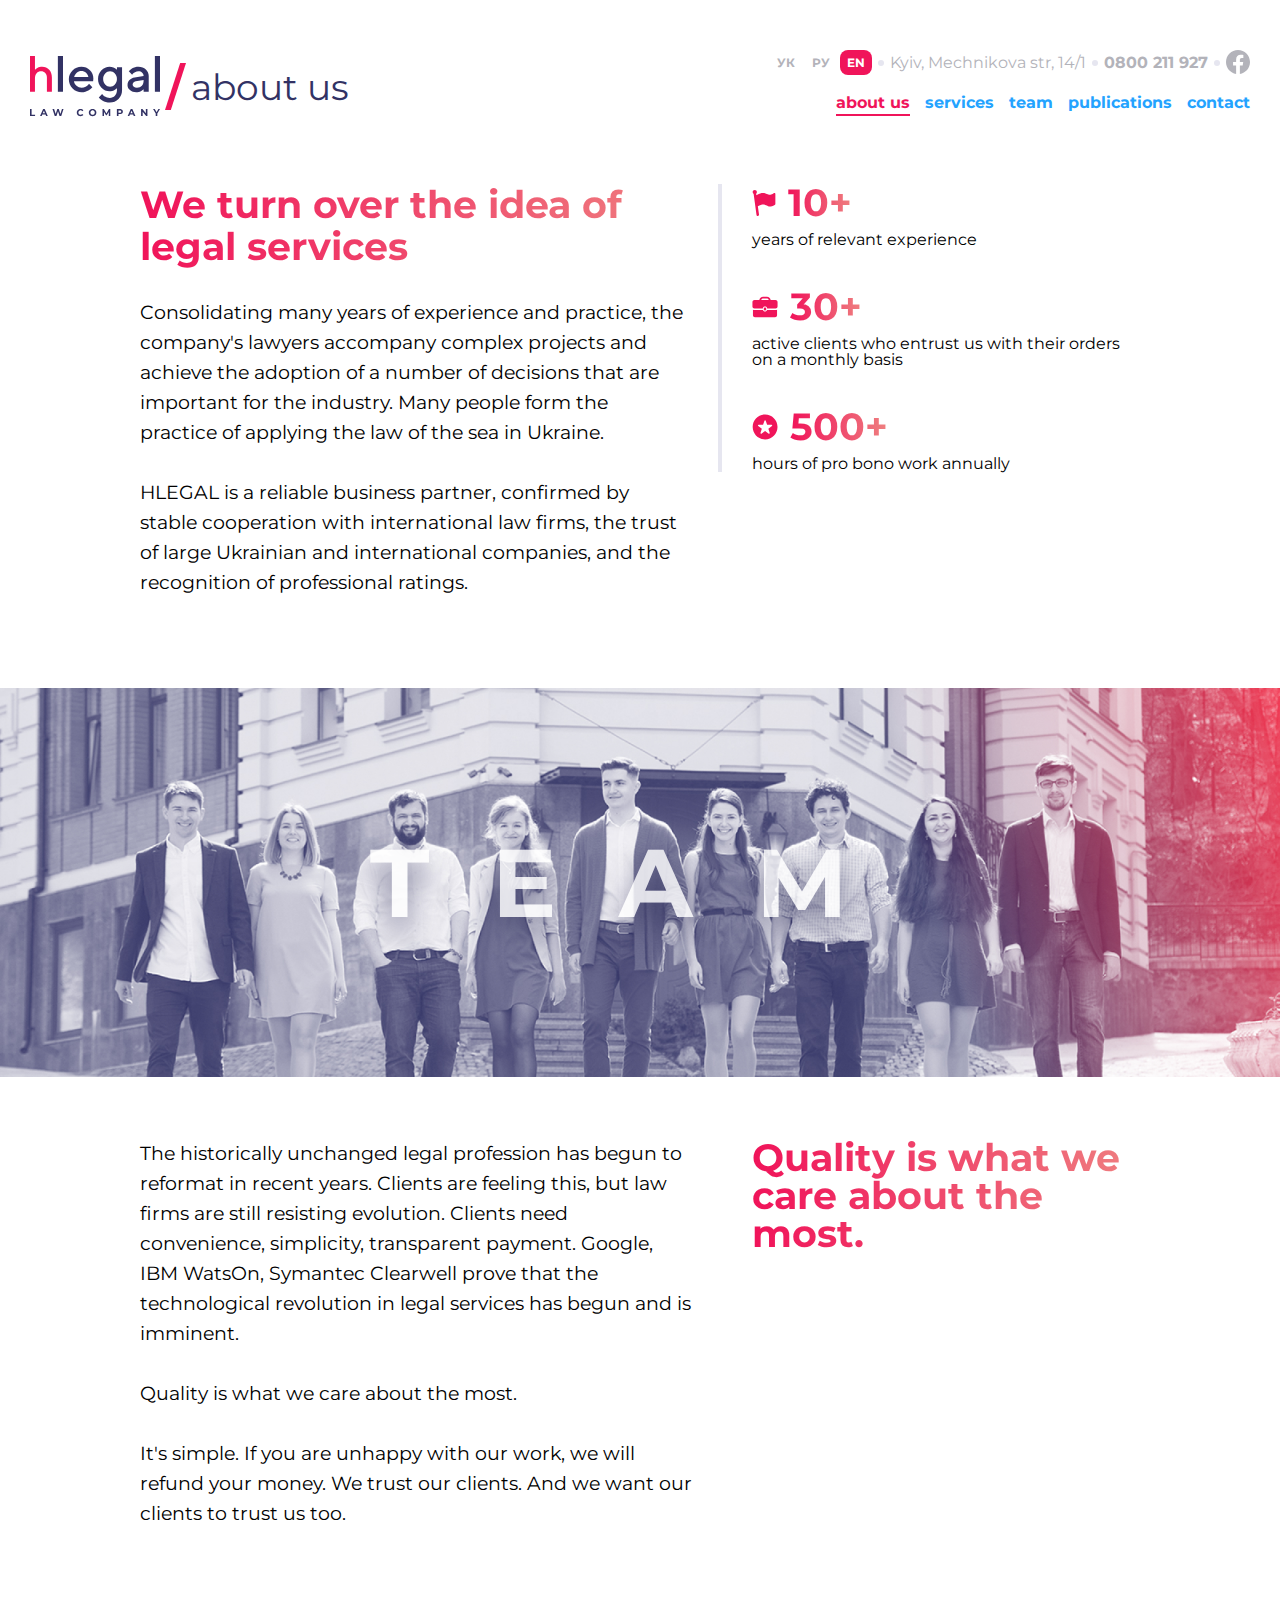
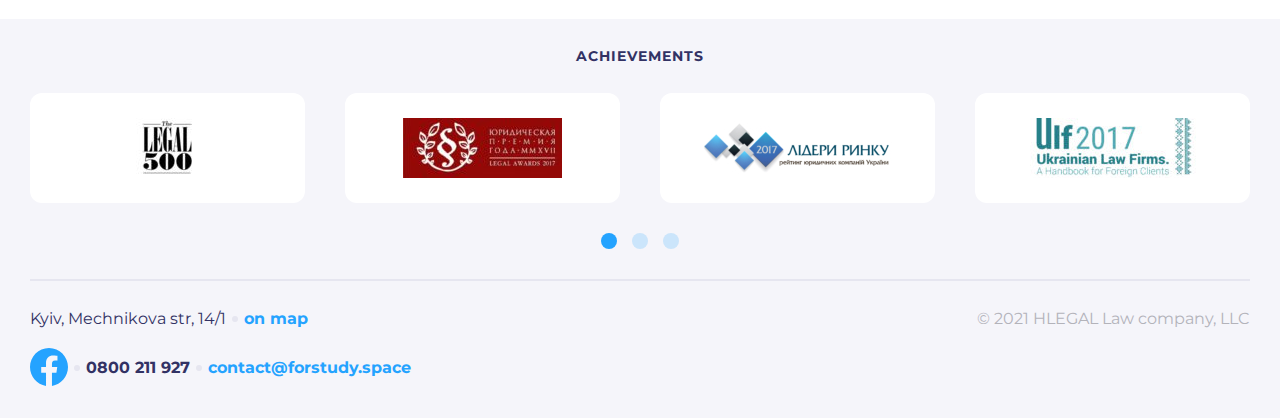
<file: about.html>
<!DOCTYPE html>
<html lang="en">

<head>
    <meta charset="UTF-8">
    <meta http-equiv="X-UA-Compatible" content="IE=edge">
    <meta name="viewport" content="width=device-width, initial-scale=1.0">
    <link rel="apple-touch-icon" sizes="180x180" href="./assets/favicon_io/apple-touch-icon.png">
    <link rel="icon" type="image/png" sizes="32x32" href="./assets/favicon_io/favicon-32x32.png">
    <link rel="icon" type="image/png" sizes="16x16" href="./assets/favicon_io/favicon-16x16.png">
    <link rel="manifest" href="./assets/favicon_io/site.webmanifest">
    <link rel="stylesheet" href="./style/reset.css">
    <link rel="stylesheet" href="./style/fonts.css">
    <link rel="stylesheet" href="./style/about/main.css">
    <title>About Us</title>
</head>

<body>
    <header class="header">
        <div class="container">
            <div class="header__inner">
                <div class="header__logo-page">
                    <a href="./index.html" class="header__logo"><img src="./assets/images/header-footer/Logo.svg"
                            alt="Logo"></a>
                    <div class="header__slash"><img src="./assets/images/header-footer/Slash.svg" alt="Slash"></div>
                    <a href="./about.html" class="header__page">about us</a>
                    <input type="checkbox" id="checkbox" class="mobile-menu__checkbox">
                    <label for="checkbox" class="mobile-menu__btn">
                        <span class="mobile-menu__icon"></span>
                    </label>
                    <div class="mobile-menu__wrapper">
                        <div class="mobile-menu__list">
                            <label for="checkbox" class="mobile-menu__btn">
                                <span class="mobile-menu__icon"></span>
                            </label>
                            <a href="./about.html" class="mobile-menu__item  mobile-menu__item--active">about us</a>
                            <a href="./services.html" class="mobile-menu__item">services</a>
                            <a href="./team.html" class="mobile-menu__item">team</a>
                            <a href="./publications.html" class="mobile-menu__item">publications</a>
                            <a href="./contact.html" class="mobile-menu__item ">contact</a>
                        </div>
                    </div>
                </div>
                <div class="header__contact-language">
                    <div class="header__languages">
                        <a href="/" class="header__language">УК</a>
                        <a href="/" class="header__language">РУ</a>
                        <a href="/" class="header__language header__language--active">EN</a>
                    </div>
                    <div class="dot-separator"></div>
                    <a href="/" class="header__adress">Kyiv, Mechnikova str, 14/1</a>
                    <div class="dot-separator"></div>
                    <a href="/" class="header__number">0800 211 927</a>
                    <div class="dot-separator"></div>
                    <a href="/" class="header__social"><svg width="24" height="24" viewBox="0 0 24 24" fill="none"
                            xmlns="http://www.w3.org/2000/svg">
                            <path
                                d="M24 12.0733C24 5.40541 18.6274 0 12 0C5.37258 0 0 5.40541 0 12.0733C0 18.0995 4.38823 23.0943 10.125 24V15.5633H7.07813V12.0733H10.125V9.41343C10.125 6.38755 11.9165 4.71615 14.6576 4.71615C15.9705 4.71615 17.3438 4.95195 17.3438 4.95195V7.92313H15.8306C14.3399 7.92313 13.875 8.85379 13.875 9.80857V12.0733H17.2031L16.6711 15.5633H13.875V24C19.6118 23.0943 24 18.0995 24 12.0733Z"
                                fill="#B3B3BA" />
                        </svg>
                    </a>
                </div>
                <nav class="header__navigation">
                    <a href="./about.html" class="header__link header__link--active">about us</a>
                    <a href="./services.html" class="header__link">services</a>
                    <a href="./team.html" class="header__link">team</a>
                    <a href="./publications.html" class="header__link">publications</a>
                    <a href="./contact.html" class="header__link">contact</a>
                </nav>
            </div>
        </div>
    </header>
    <section class="section-main">
        <div class="container">
            <div class="section-main__inner">
                <div class="section-main__info">
                    <h1 class="hero-title">We turn over the idea of legal services</h1>
                    <p class="text">Consolidating many years of experience and practice, the company's lawyers accompany
                        complex projects and achieve the adoption of a number of decisions that are important for the
                        industry. Many people form the practice of applying the law of the sea in Ukraine.</p>
                    <p class="text">HLEGAL is a reliable business partner, confirmed by stable cooperation with
                        international law firms, the trust of large Ukrainian and international companies, and the
                        recognition of professional ratings.</p>
                </div>
                <div class="section-main__aside section-main__aside--border">
                    <div class="section-main__item">
                        <div class="section-main__item-points"><svg width="24" height="28" viewBox="0 0 24 28"
                                fill="none" xmlns="http://www.w3.org/2000/svg">
                                <path
                                    d="M23.1135 4.3054C22.9445 4.1374 22.7455 4.0529 22.5155 4.0529C22.401 4.0529 22.1595 4.1469 21.7925 4.3324C21.425 4.5184 21.035 4.7254 20.6245 4.9564C20.213 5.1859 19.726 5.3939 19.164 5.5799C18.6025 5.7654 18.0825 5.8594 17.604 5.8594C17.162 5.8594 16.772 5.7754 16.436 5.6069C15.3215 5.0849 14.352 4.6954 13.529 4.4384C12.706 4.1819 11.821 4.0529 10.8735 4.0529C9.2375 4.0529 7.374 4.5849 5.285 5.6469C4.854 5.8619 4.545 6.0284 4.345 6.1504L4.1465 4.6949C4.595 4.3054 4.8845 3.7379 4.8845 3.0974C4.8845 1.9239 3.9335 0.9729 2.76 0.9729C1.5865 0.9729 0.635498 1.9239 0.635498 3.0974C0.635498 3.8629 1.0445 4.5284 1.6515 4.9024L4.5215 25.9474C4.607 26.5739 5.143 27.0284 5.7585 27.0284C5.8145 27.0284 5.8715 27.0249 5.929 27.0174C6.613 26.9234 7.092 26.2939 6.9985 25.6099L5.845 17.1514C7.938 16.1129 9.7485 15.5894 11.2715 15.5894C11.918 15.5894 12.5485 15.6859 13.163 15.8809C13.778 16.0764 14.2895 16.2884 14.6965 16.5179C15.1035 16.7479 15.584 16.9609 16.1365 17.1549C16.69 17.3499 17.2365 17.4474 17.776 17.4474C19.139 17.4474 20.7715 16.9339 22.674 15.9074C22.913 15.7834 23.088 15.6614 23.1985 15.5419C23.309 15.4224 23.3645 15.2524 23.3645 15.0314V4.9029C23.3645 4.6734 23.281 4.4739 23.1135 4.3054Z"
                                    fill="#F0145A" />
                            </svg>
                            <span class="hero-title">10+</span>
                        </div>
                        <span class="text">years of relevant experience</span>
                    </div>
                    <div class="section-main__item">
                        <div class="section-main__item-points"><svg width="26" height="22" viewBox="0 0 26 22"
                                fill="none" xmlns="http://www.w3.org/2000/svg">
                                <path
                                    d="M14.2321 13.332V12.774C14.2321 12.0935 13.6806 11.542 13.0006 11.542C12.3201 11.542 11.7686 12.0935 11.7686 12.774V13.332C11.7686 14.0125 12.3201 14.564 13.0006 14.564C13.6801 14.564 14.2321 14.0125 14.2321 13.332Z"
                                    fill="#F0145A" />
                                <path
                                    d="M15.0769 14.0136C14.8039 14.9071 13.9814 15.5631 13.0004 15.5631C12.0189 15.5631 11.1964 14.9071 10.9234 14.0136H2.43886C1.90336 14.0136 1.39736 13.8891 0.943359 13.6731V19.3066C0.943359 20.4066 1.84336 21.3066 2.94336 21.3066H23.0564C24.1564 21.3066 25.0564 20.4066 25.0564 19.3066V13.6736C24.6019 13.8896 24.0964 14.0141 23.5609 14.0141H15.0769V14.0136Z"
                                    fill="#F0145A" />
                                <path
                                    d="M23.4775 3.8976H18.677C18.387 2.0846 16.8165 0.693604 14.923 0.693604H11.0765C9.18297 0.693604 7.61297 2.0846 7.32247 3.8976H2.52247C1.37647 3.8976 0.438965 4.7976 0.438965 5.8976V10.5141C0.438965 11.6186 1.33447 12.5141 2.43897 12.5141H10.829C10.8575 11.9386 11.1045 11.4216 11.495 11.0476C11.507 11.0361 11.521 11.0271 11.5335 11.0161C11.62 10.9366 11.71 10.8616 11.8085 10.7966C11.8435 10.7731 11.8835 10.7571 11.92 10.7361C12.001 10.6896 12.081 10.6411 12.1685 10.6051C12.237 10.5766 12.311 10.5601 12.383 10.5386C12.445 10.5201 12.504 10.4956 12.5685 10.4826C12.708 10.4541 12.8525 10.4391 13 10.4391C13.148 10.4391 13.292 10.4546 13.4315 10.4826C13.4955 10.4956 13.5545 10.5201 13.6165 10.5386C13.6885 10.5601 13.7625 10.5766 13.831 10.6056C13.918 10.6416 13.9975 10.6896 14.0785 10.7361C14.1155 10.7576 14.1555 10.7736 14.191 10.7971C14.2895 10.8616 14.379 10.9366 14.4655 11.0161C14.478 11.0276 14.4925 11.0366 14.5045 11.0486C14.8955 11.4226 15.142 11.9396 15.1705 12.5151H23.5605C24.665 12.5151 25.5605 11.6196 25.5605 10.5151V5.8986C25.561 4.7976 24.6235 3.8976 23.4775 3.8976ZM9.24797 3.8976C9.50297 3.1271 10.2215 2.5656 11.0765 2.5656H14.923C15.778 2.5656 16.4965 3.1271 16.7515 3.8976H9.24797Z"
                                    fill="#F0145A" />
                            </svg>
                            <span class="hero-title">30+</span>
                        </div>
                        <span class="text">active clients who entrust us with their orders on a monthly basis</span>
                    </div>
                    <div class="section-main__item">
                        <div class="section-main__item-points"><svg width="26" height="26" viewBox="0 0 26 26"
                                fill="none" xmlns="http://www.w3.org/2000/svg">
                                <path
                                    d="M13.0971 0.552979C6.25258 0.552979 0.684082 6.12148 0.684082 12.966C0.684082 19.811 6.25258 25.38 13.0971 25.38C19.9416 25.38 25.5101 19.811 25.5101 12.966C25.5106 6.12148 19.9421 0.552979 13.0971 0.552979ZM19.9556 12.0585V12.059L16.3621 14.659L17.7461 18.889C17.7681 18.955 17.7796 19.0255 17.7796 19.0975C17.7796 19.467 17.4806 19.767 17.1111 19.767C16.9641 19.767 16.8291 19.72 16.7191 19.6405L13.0976 17.021L9.47608 19.6405C9.36608 19.72 9.23108 19.767 9.08458 19.767C8.71458 19.767 8.41508 19.4675 8.41508 19.0975C8.41508 19.025 8.42708 18.955 8.44908 18.889L9.83358 14.659L6.24008 12.059V12.0585C6.07208 11.9375 5.96308 11.74 5.96308 11.517C5.96308 11.1475 6.26208 10.8485 6.63208 10.8485H11.0806L12.4581 6.63798C12.5421 6.36448 12.7966 6.16548 13.0981 6.16548C13.3991 6.16548 13.6541 6.36448 13.7376 6.63798L15.1151 10.8485H19.5636C19.9331 10.8485 20.2326 11.1475 20.2326 11.517C20.2321 11.74 20.1231 11.9375 19.9556 12.0585Z"
                                    fill="#F0145A" />
                            </svg>
                            <span class="hero-title">500+</span>
                        </div>
                        <span class="text">hours of pro bono work annually</span>
                    </div>
                </div>
            </div>
        </div>
    </section>
    <section class="section-separator">
        <div class="section-separator__image"><img src="./assets/images/about/Team.jpg" alt="team">
            <span class="section-separator__text">Team</span>
        </div>
    </section>
    <section class="section-main">
        <div class="container">
            <div class="section-main__inner">
                <div class="section-main__info">
                    <p class="text">The historically unchanged legal profession has begun to reformat in recent years.
                        Clients are feeling this, but law firms are still resisting evolution. Clients need convenience,
                        simplicity, transparent payment. Google, IBM WatsOn, Symantec Clearwell prove that the
                        technological
                        revolution in legal services has begun and is imminent.</p>
                    <p class="text">Quality is what we care about the most.</p>
                    <p class="text">It's simple. If you are unhappy with our work, we will refund your money. We trust
                        our
                        clients. And we want our clients to trust us too.</p>
                </div>
                <div class="section-main__aside section-main__aside--adaptive">
                    <h2 class="hero-title">Quality is what we care about the most.</h2>
                </div>
            </div>
        </div>
    </section>
    <section class="section-achievements">
        <div class="container">
            <h5 class="title title--regular">achievements</h5>
            <div class="section-achievements__grid-container">
                <div class="section-achievements__item"><img src="./assets/images/about/Achievment-1.jpg"
                        alt="achievements"></div>
                <div class="section-achievements__item"><img src="./assets/images/about/Achievment-2.jpg"
                        alt="achievements"></div>
                <div class="section-achievements__item"><img src="./assets/images/about/Achievment-3.jpg"
                        alt="achievements"></div>
                <div class="section-achievements__item"><img src="./assets/images/about/Achievment-4.jpg"
                        alt="achievements"></div>
            </div>
            <div class="circle-scroll">
                <div class="circle-scroll__item circle-scroll__item--active"></div>
                <div class="circle-scroll__item"></div>
                <div class="circle-scroll__item"></div>
                <div class="circle-scroll__item"></div>
                <div class="circle-scroll__item"></div>
                <div class="circle-scroll__item"></div>
            </div>
        </div>
    </section>
    <footer class="footer">
        <div class="container">
            <div class="footer__inner">
                <div class="footer__info">
                    <div class="footer__adress">
                        <div class="text">Kyiv, Mechnikova str, 14/1</div>
                        <div class="dot-separator"></div>
                        <a href="/" class="link">on map</a>
                    </div>
                    <div class="footer__contact">
                        <a href="/" class="footer__social">
                            <svg width="38" height="38" viewBox="0 0 38 38" fill="none"
                                xmlns="http://www.w3.org/2000/svg">
                                <path
                                    d="M38 19.1161C38 8.55857 29.4934 0 19 0C8.50658 0 0 8.55857 0 19.1161C0 28.6575 6.94803 36.5659 16.0312 38V24.6419H11.207V19.1161H16.0312V14.9046C16.0312 10.1136 18.8678 7.46723 23.2078 7.46723C25.2866 7.46723 27.4609 7.84059 27.4609 7.84059V12.545H25.0651C22.7048 12.545 21.9688 14.0185 21.9688 15.5302V19.1161H27.2383L26.3959 24.6419H21.9688V38C31.052 36.5659 38 28.6575 38 19.1161Z"
                                    fill="#24A3FF" />
                            </svg>
                        </a>
                        <div class="dot-separator"></div>
                        <a href="/" class="text">0800 211 927</a>
                        <div class="dot-separator"></div>
                        <a href="/" class="link">contact@forstudy.space</a>
                    </div>
                </div>
                <div class="copyright">© 2021 HLEGAL Law company, LLC</div>
            </div>
        </div>
    </footer>
</body>

</html>
</file>
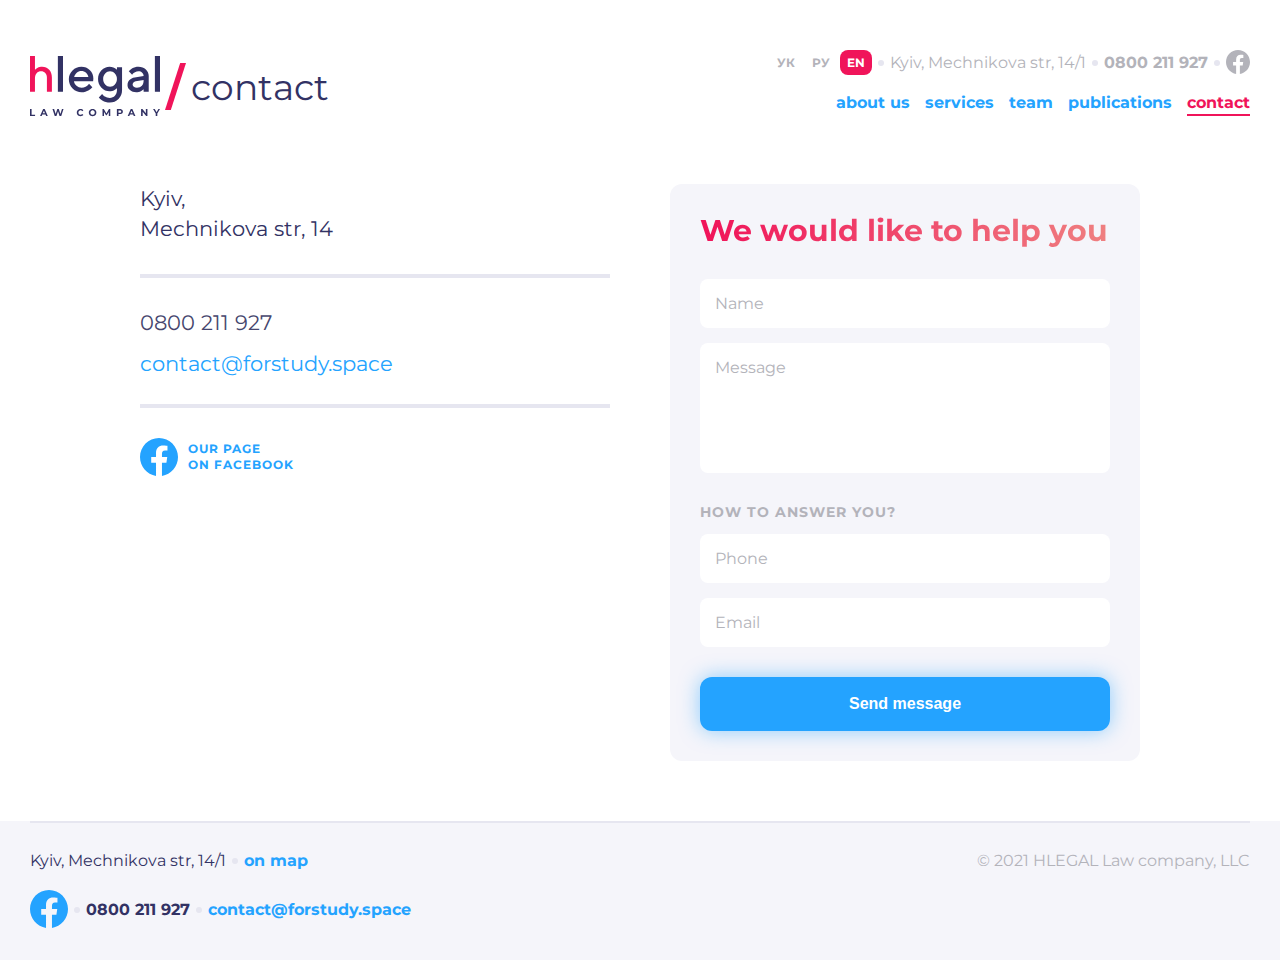
<file: contact.html>
<!DOCTYPE html>
<html lang="en">

<head>
    <meta charset="UTF-8">
    <meta http-equiv="X-UA-Compatible" content="IE=edge">
    <meta name="viewport" content="width=device-width, initial-scale=1.0">
    <link rel="apple-touch-icon" sizes="180x180" href="./assets/favicon_io/apple-touch-icon.png">
    <link rel="icon" type="image/png" sizes="32x32" href="./assets/favicon_io/favicon-32x32.png">
    <link rel="icon" type="image/png" sizes="16x16" href="./assets/favicon_io/favicon-16x16.png">
    <link rel="manifest" href="./assets/favicon_io/site.webmanifest">
    <link rel="stylesheet" href="./style/reset.css">
    <link rel="stylesheet" href="./style/fonts.css">
    <link rel="stylesheet" href="./style/contact/main.css">
    <title>Contact</title>
</head>

<body>
    <header class="header">
        <div class="container">
            <div class="header__inner">
                <div class="header__logo-page">
                    <a href="./index.html" class="header__logo"><img src="./assets/images/header-footer/Logo.svg"
                            alt="Logo"></a>
                    <div class="header__slash"><img src="./assets/images/header-footer/Slash.svg" alt="Slash"></div>
                    <a href="./contact.html" class="header__page">contact</a>
                    <input type="checkbox" id="checkbox" class="mobile-menu__checkbox">
                    <label for="checkbox" class="mobile-menu__btn">
                        <span class="mobile-menu__icon"></span>
                    </label>
                    <div class="mobile-menu__wrapper">
                        <div class="mobile-menu__list">
                            <label for="checkbox" class="mobile-menu__btn">
                                <span class="mobile-menu__icon"></span>
                            </label>
                            <a href="./about.html" class="mobile-menu__item ">about us</a>
                            <a href="./services.html" class="mobile-menu__item">services</a>
                            <a href="./team.html" class="mobile-menu__item">team</a>
                            <a href="./publications.html" class="mobile-menu__item">publications</a>
                            <a href="./contact.html" class="mobile-menu__item  mobile-menu__item--active">contact</a>
                        </div>
                    </div>
                </div>
                <div class="header__contact-language">
                    <div class="header__languages">
                        <a href="/" class="header__language">УК</a>
                        <a href="/" class="header__language">РУ</a>
                        <a href="/" class="header__language header__language--active">EN</a>
                    </div>
                    <div class="dot-separator"></div>
                    <a href="/" class="header__adress">Kyiv, Mechnikova str, 14/1</a>
                    <div class="dot-separator"></div>
                    <a href="/" class="header__number">0800 211 927</a>
                    <div class="dot-separator"></div>
                    <a href="/" class="header__social"><svg width="24" height="24" viewBox="0 0 24 24" fill="none"
                            xmlns="http://www.w3.org/2000/svg">
                            <path
                                d="M24 12.0733C24 5.40541 18.6274 0 12 0C5.37258 0 0 5.40541 0 12.0733C0 18.0995 4.38823 23.0943 10.125 24V15.5633H7.07813V12.0733H10.125V9.41343C10.125 6.38755 11.9165 4.71615 14.6576 4.71615C15.9705 4.71615 17.3438 4.95195 17.3438 4.95195V7.92313H15.8306C14.3399 7.92313 13.875 8.85379 13.875 9.80857V12.0733H17.2031L16.6711 15.5633H13.875V24C19.6118 23.0943 24 18.0995 24 12.0733Z"
                                fill="#B3B3BA" />
                        </svg>
                    </a>
                </div>
                <nav class="header__navigation">
                    <a href="./about.html" class="header__link ">about us</a>
                    <a href="./services.html" class="header__link">services</a>
                    <a href="./team.html" class="header__link">team</a>
                    <a href="./publications.html" class="header__link">publications</a>
                    <a href="./contact.html" class="header__link  header__link--active">contact</a>
                </nav>
            </div>
        </div>
    </header>
    <section class="section-main">
        <div class="container">
            <div class="section-main__inner">
                <div class="section-main__contact">
                    <a href="/" class="text text--color-regular"><span>Kyiv,</span>Mechnikova str, 14</a>
                    <div class="line-separator"></div>
                    <a href="/" class="text text--color-alt">0800 211 927</a>
                    <a href="/" class="link">contact@forstudy.space</a>
                    <div class="line-separator"></div>
                    <a href="/" class="section-main__social">
                        <svg width="38" height="38" viewBox="0 0 38 38" fill="none" xmlns="http://www.w3.org/2000/svg">
                            <path
                                d="M38 19.1161C38 8.55857 29.4934 0 19 0C8.50658 0 0 8.55857 0 19.1161C0 28.6575 6.94803 36.5659 16.0312 38V24.6419H11.207V19.1161H16.0312V14.9046C16.0312 10.1136 18.8678 7.46723 23.2078 7.46723C25.2866 7.46723 27.4609 7.84059 27.4609 7.84059V12.545H25.0651C22.7048 12.545 21.9688 14.0185 21.9688 15.5302V19.1161H27.2383L26.3959 24.6419H21.9688V38C31.052 36.5659 38 28.6575 38 19.1161Z"
                                fill="#24A3FF" />
                        </svg>
                        <div class="text text--bold"><span>Our page</span> on facebook</div>
                    </a>
                </div>
                <form action="/" method="post" name="form__contact" class="form__contact">
                    <h5 class="hero-title">We would like to help you</h5>
                    <label class="form__label">
                        <input type="text" class="form__input" placeholder="Name" required></label>
                    <label class="form__label"><textarea name="name" class="form__text-area" wrap="hard"
                            placeholder="Message" required></textarea></label>
                    <span class="form__text">How to answer you?</span>
                    <label class="form__label"><input type="tel" class="form__input" pattern="[0-9]{12}" maxlength="12"
                            placeholder="Phone" required></label>
                    <label class="form__label"><input type="email" class="form__input" placeholder="Email" required>
                    </label>
                    <button type="submit" class="botton">Send message</button>
                </form>
            </div>
        </div>
    </section>
    <footer class="footer">
        <div class="container">
            <div class="footer__inner">
                <div class="footer__info">
                    <div class="footer__adress">
                        <div class="text">Kyiv, Mechnikova str, 14/1</div>
                        <div class="dot-separator"></div>
                        <a href="/" class="link">on map</a>
                    </div>
                    <div class="footer__contact">
                        <a href="/" class="footer__social">
                            <svg width="38" height="38" viewBox="0 0 38 38" fill="none"
                                xmlns="http://www.w3.org/2000/svg">
                                <path
                                    d="M38 19.1161C38 8.55857 29.4934 0 19 0C8.50658 0 0 8.55857 0 19.1161C0 28.6575 6.94803 36.5659 16.0312 38V24.6419H11.207V19.1161H16.0312V14.9046C16.0312 10.1136 18.8678 7.46723 23.2078 7.46723C25.2866 7.46723 27.4609 7.84059 27.4609 7.84059V12.545H25.0651C22.7048 12.545 21.9688 14.0185 21.9688 15.5302V19.1161H27.2383L26.3959 24.6419H21.9688V38C31.052 36.5659 38 28.6575 38 19.1161Z"
                                    fill="#24A3FF" />
                            </svg>
                        </a>
                        <div class="dot-separator"></div>
                        <a href="/" class="text">0800 211 927</a>
                        <div class="dot-separator"></div>
                        <a href="/" class="link">contact@forstudy.space</a>
                    </div>
                </div>
                <div class="copyright">© 2021 HLEGAL Law company, LLC</div>
            </div>
        </div>
    </footer>
</body>

</html>
</file>
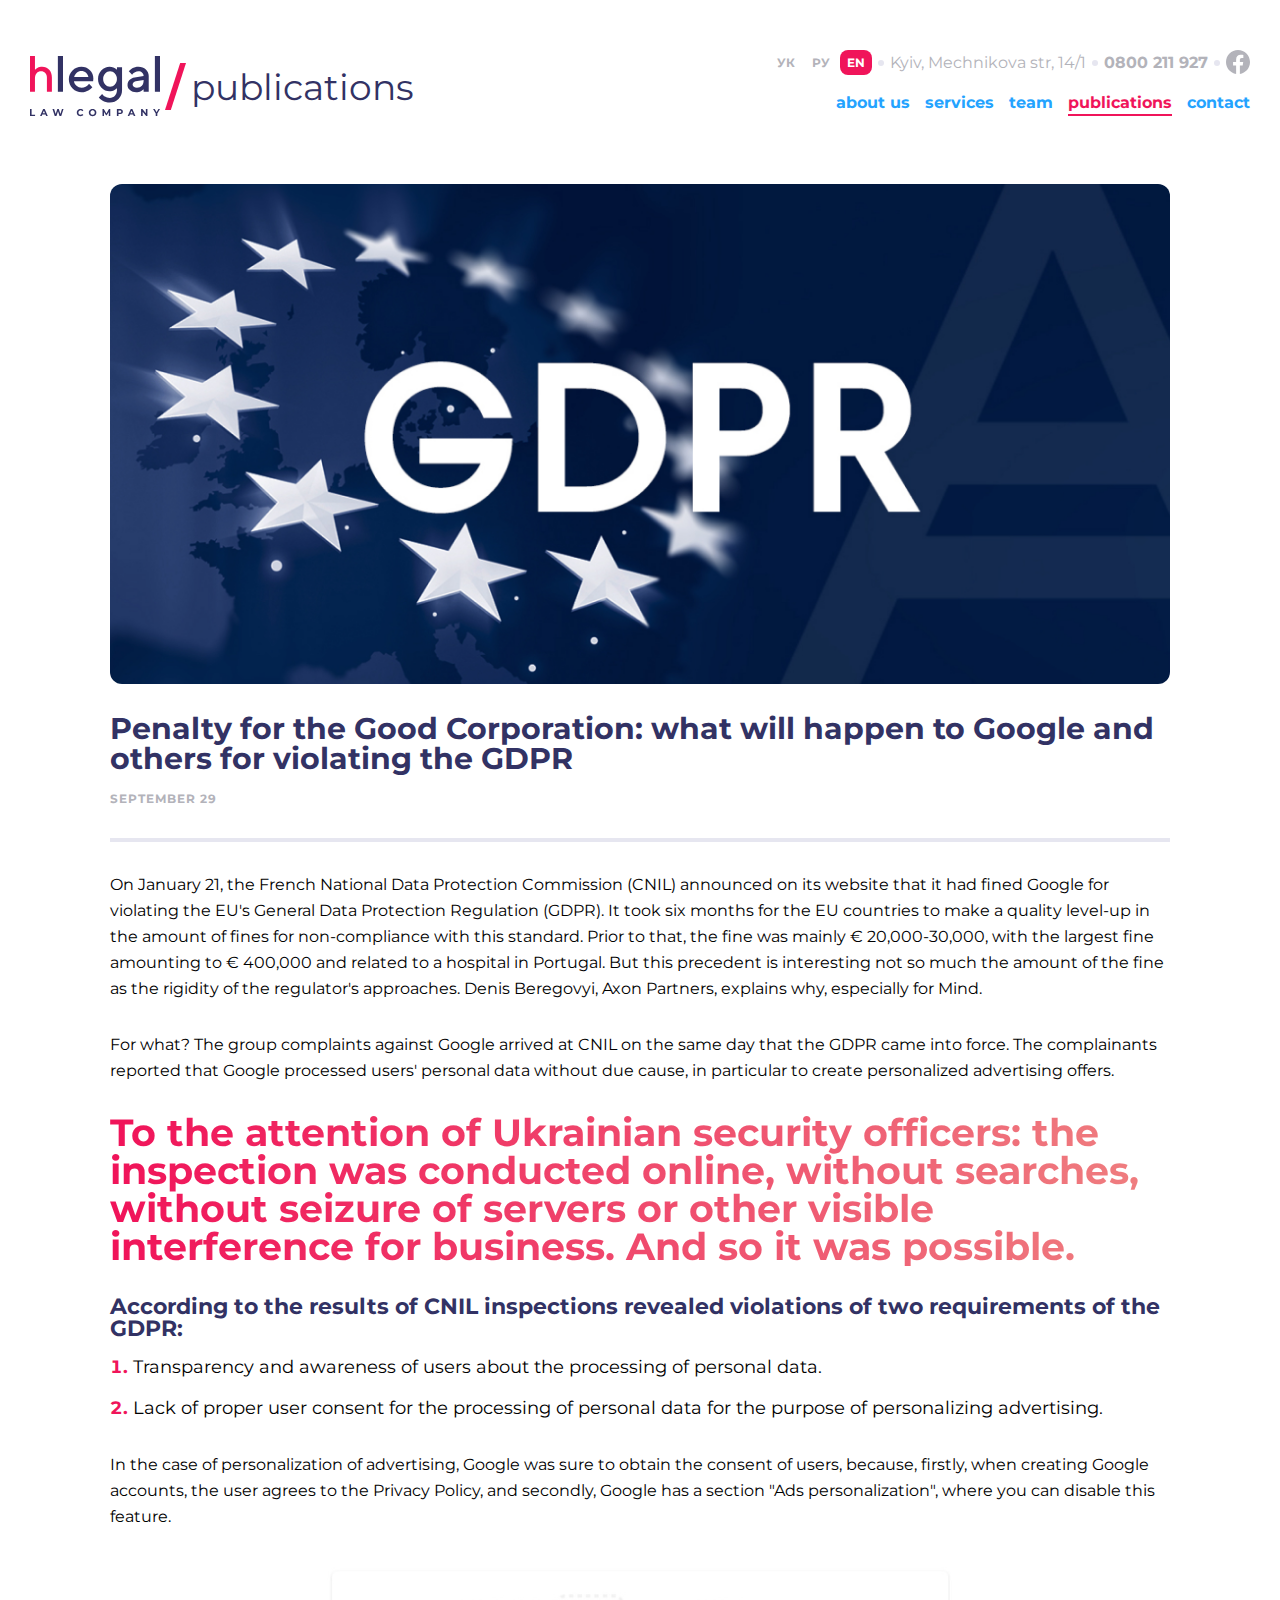
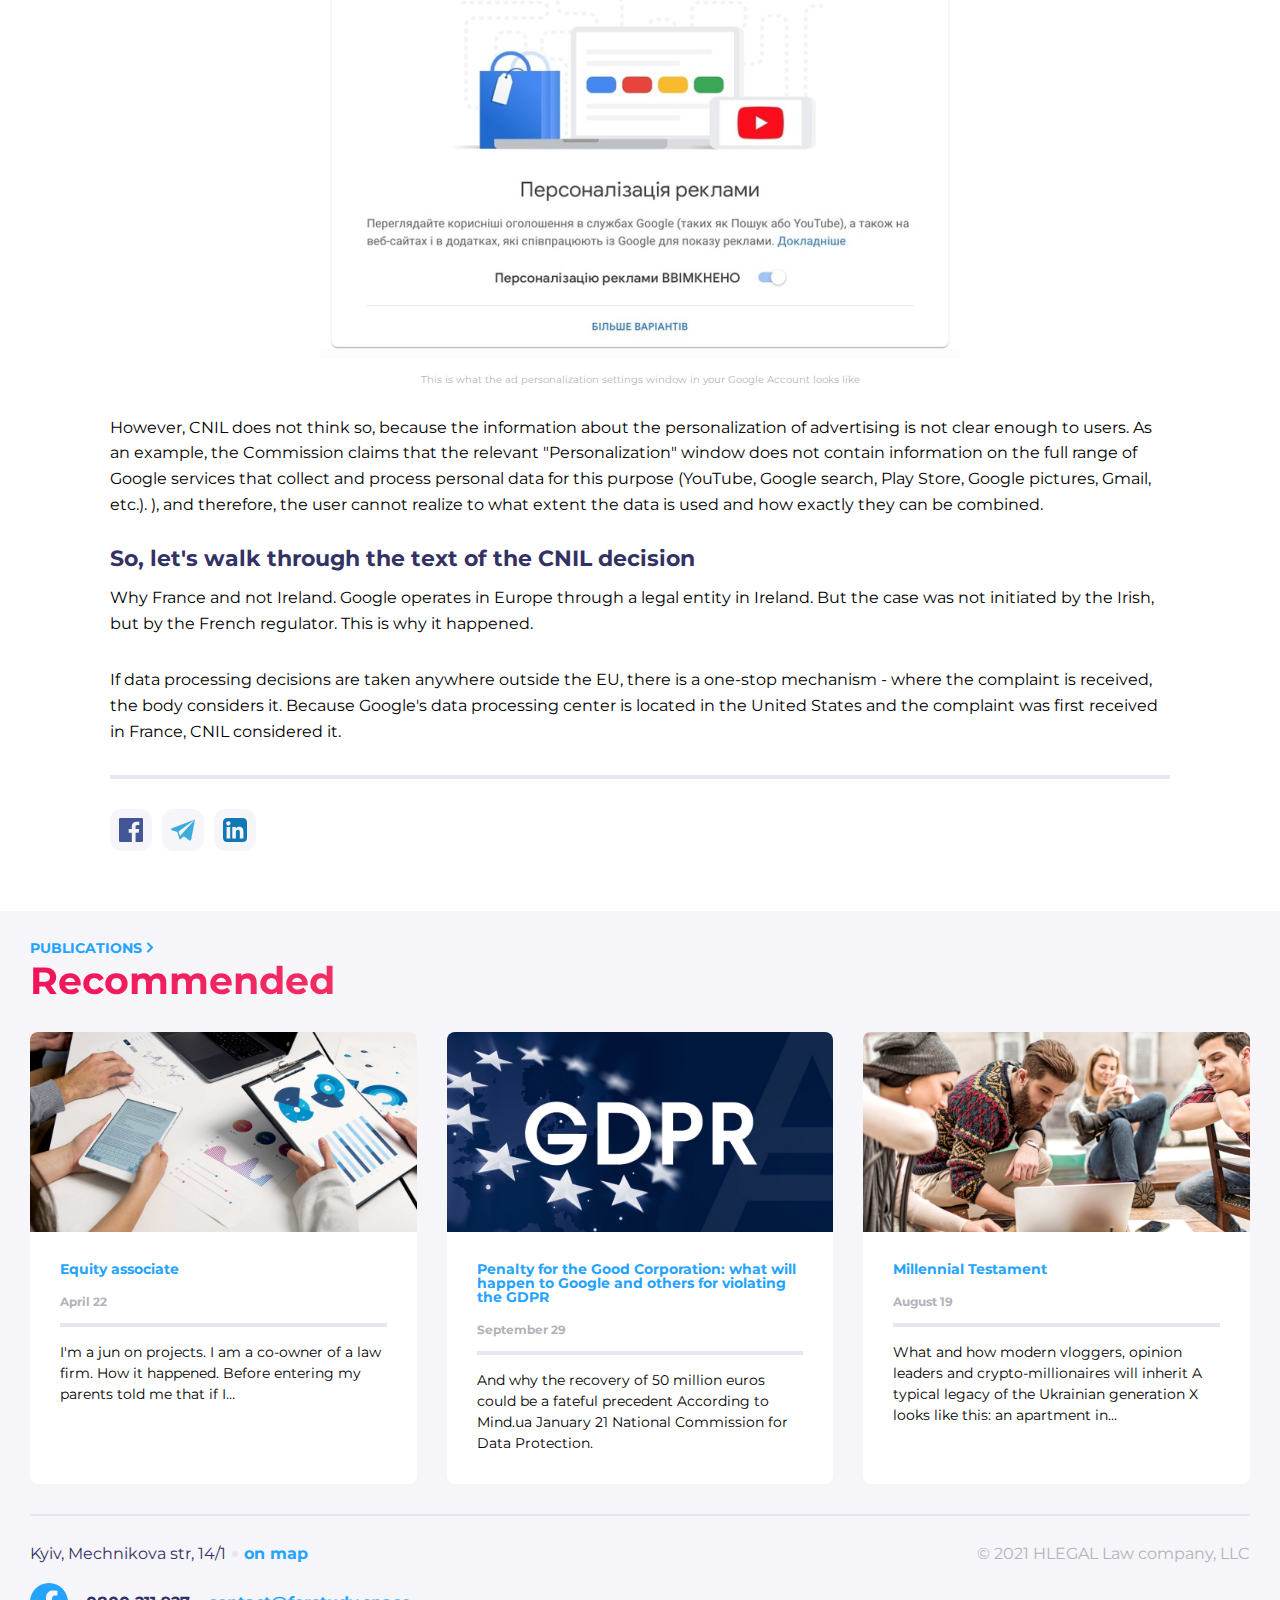
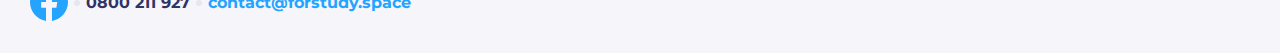
<file: publication-entry.html>
<!DOCTYPE html>
<html lang="en">

<head>
    <meta charset="UTF-8">
    <meta http-equiv="X-UA-Compatible" content="IE=edge">
    <meta name="viewport" content="width=device-width, initial-scale=1.0">
    <link rel="apple-touch-icon" sizes="180x180" href="./assets/favicon_io/apple-touch-icon.png">
    <link rel="icon" type="image/png" sizes="32x32" href="./assets/favicon_io/favicon-32x32.png">
    <link rel="icon" type="image/png" sizes="16x16" href="./assets/favicon_io/favicon-16x16.png">
    <link rel="manifest" href="./assets/favicon_io/site.webmanifest">
    <link rel="stylesheet" href="./style/reset.css">
    <link rel="stylesheet" href="./style/fonts.css">
    <link rel="stylesheet" href="./style/publications/publication-entry.css">
    <title>Publications</title>
</head>

<body>
    <header class="header">
        <div class="container">
            <div class="header__inner">
                <div class="header__logo-page">
                    <a href="./index.html" class="header__logo"><img src="./assets/images/header-footer/Logo.svg"
                            alt="Logo"></a>
                    <div class="header__slash"><img src="./assets/images/header-footer/Slash.svg" alt="Slash"></div>
                    <a href="./publications.html" class="header__page">publications</a>
                    <input type="checkbox" id="checkbox" class="mobile-menu__checkbox">
                    <label for="checkbox" class="mobile-menu__btn">
                        <span class="mobile-menu__icon"></span>
                    </label>
                    <div class="mobile-menu__wrapper">
                        <div class="mobile-menu__list">
                            <label for="checkbox" class="mobile-menu__btn">
                                <span class="mobile-menu__icon"></span>
                            </label>
                            <a href="./about.html" class="mobile-menu__item ">about us</a>
                            <a href="./services.html" class="mobile-menu__item">services</a>
                            <a href="./team.html" class="mobile-menu__item">team</a>
                            <a href="./publications.html"
                                class="mobile-menu__item  mobile-menu__item--active">publications</a>
                            <a href="./contact.html" class="mobile-menu__item">contact</a>
                        </div>
                    </div>
                </div>
                <div class="header__contact-language">
                    <div class="header__languages">
                        <a href="/" class="header__language">УК</a>
                        <a href="/" class="header__language">РУ</a>
                        <a href="/" class="header__language header__language--active">EN</a>
                    </div>
                    <div class="dot-separator"></div>
                    <a href="/" class="header__adress">Kyiv, Mechnikova str, 14/1</a>
                    <div class="dot-separator"></div>
                    <a href="/" class="header__number">0800 211 927</a>
                    <div class="dot-separator"></div>
                    <a href="/" class="header__social"><svg width="24" height="24" viewBox="0 0 24 24" fill="none"
                            xmlns="http://www.w3.org/2000/svg">
                            <path
                                d="M24 12.0733C24 5.40541 18.6274 0 12 0C5.37258 0 0 5.40541 0 12.0733C0 18.0995 4.38823 23.0943 10.125 24V15.5633H7.07813V12.0733H10.125V9.41343C10.125 6.38755 11.9165 4.71615 14.6576 4.71615C15.9705 4.71615 17.3438 4.95195 17.3438 4.95195V7.92313H15.8306C14.3399 7.92313 13.875 8.85379 13.875 9.80857V12.0733H17.2031L16.6711 15.5633H13.875V24C19.6118 23.0943 24 18.0995 24 12.0733Z"
                                fill="#B3B3BA" />
                        </svg>
                    </a>
                </div>
                <nav class="header__navigation">
                    <a href="./about.html" class="header__link ">about us</a>
                    <a href="./services.html" class="header__link">services</a>
                    <a href="./team.html" class="header__link">team</a>
                    <a href="./publications.html" class="header__link  header__link--active">publications</a>
                    <a href="./contact.html" class="header__link ">contact</a>
                </nav>
            </div>
        </div>
    </header>
    <section class="section-main">
        <div class="container">
            <div class="section-main__image"><img src="./assets/images/publication-page/publication-entry/gdpr.jpg"
                    alt="gdpr"></div>
            <h2 class="title title--bold">Penalty for the Good Corporation: what will happen to Google and others for
                violating the GDPR</h2>
            <span class="text text--small-gray">September 29</span>
            <div class="line-separator"></div>
            <p class="text">On January 21, the French National Data Protection Commission (CNIL) announced on its
                website that it had fined Google for violating the EU's General Data Protection Regulation (GDPR). It
                took six months for the EU countries to make a quality level-up in the amount of fines for
                non-compliance with this standard. Prior to that, the fine was mainly € 20,000-30,000, with the largest
                fine amounting to € 400,000 and related to a hospital in Portugal. But this precedent is interesting not
                so much the amount of the fine as the rigidity of the regulator's approaches. Denis Beregovyi, Axon
                Partners, explains why, especially for Mind.
            </p>
            <p class="text">For what? The group complaints against Google arrived at CNIL on the same day that the GDPR
                came into force. The complainants reported that Google processed users' personal data without due cause,
                in particular to create personalized advertising offers.</p>
            <h4 class="hero-title">
                To the attention of Ukrainian security officers: the inspection was conducted online, without searches,
                without seizure of servers or other visible interference for business. And so it was possible.
            </h4>
            <h5 class="title title--medium">According to the results of CNIL inspections revealed violations of two
                requirements of the GDPR:</h5>
            <ol>
                <li><span class="text">Transparency and awareness of users about the processing of personal data.</span>
                </li>
                <li><span class="text">Lack of proper user consent for the processing of personal data for the purpose
                        of personalizing advertising.</span></li>
            </ol>
            <p class="text">In the case of personalization of advertising, Google was sure to obtain the consent of
                users, because, firstly, when creating Google accounts, the user agrees to the Privacy Policy, and
                secondly, Google has a section "Ads personalization", where you can disable this feature.</p>
            <div class="section-main__image-ads"><img
                    src="./assets/images/publication-page/publication-entry/googlead.jpg" alt="google">
                This is what the ad personalization settings window in your Google Account looks like</div>
            <p class="text">However, CNIL does not think so, because the information about the personalization of
                advertising is not clear enough to users. As an example, the Commission claims that the relevant
                "Personalization" window does not contain information on the full range of Google services that collect
                and process personal data for this purpose (YouTube, Google search, Play Store, Google pictures, Gmail,
                etc.). ), and therefore, the user cannot realize to what extent the data is used and how exactly they
                can be combined.</p>
            <h6 class="title title--medium">So, let's walk through the text of the CNIL decision</h6>
            <p class="text">
                Why France and not Ireland. Google operates in Europe through a legal entity in Ireland. But the case
                was not initiated by the Irish, but by the French regulator. This is why it happened.
            </p>
            <p class="text">If data processing decisions are taken anywhere outside the EU, there is a one-stop
                mechanism - where the complaint is received, the body considers it. Because Google's data processing
                center is located in the United States and the complaint was first received in France, CNIL considered
                it.</p>
            <div class="line-separator"></div>
            <div class="section-main__social-bar">
                <a href="/" class="section-main__social-item"><svg width="24" height="24" viewBox="0 0 24 24"
                        fill="none" xmlns="http://www.w3.org/2000/svg">
                        <path
                            d="M22.6755 0H1.3245C0.5925 0 0 0.5925 0 1.3245V22.6755C0 23.4075 0.5925 24 1.3245 24H12.819V14.706H9.69V11.085H12.819V8.4105C12.819 5.3115 14.712 3.6255 17.478 3.6255C18.8025 3.6255 19.941 3.7215 20.2725 3.7665V7.0065H18.3525C16.8525 7.0065 16.56 7.7265 16.56 8.7765V11.0865H20.145L19.68 14.7165H16.56V24H22.6755C23.4075 24 24 23.4075 24 22.6755V1.3245C24 0.5925 23.4075 0 22.6755 0Z"
                            fill="#435695" />
                    </svg>
                </a>
                <a href="/" class="section-main__social-item"><svg width="24" height="22" viewBox="0 0 24 22"
                        fill="none" xmlns="http://www.w3.org/2000/svg">
                        <path
                            d="M9 16.9414L7.5 12.4414L24 0.441406L0.932997 9.31241C0.932997 9.31241 -0.0750025 9.65741 0.00449746 10.2949C0.0839975 10.9324 0.907497 11.2234 0.907497 11.2234L6.27 13.0279L8.7 20.7589L12.813 17.1424L12.8025 17.1349L18.213 21.2839C19.6725 21.9214 20.2035 20.5939 20.2035 20.5939L24 0.441406L9 16.9414Z"
                            fill="#3CACDC" />
                    </svg>
                </a>
                <a href="/" class="section-main__social-item"><svg width="24" height="24" viewBox="0 0 24 24"
                        fill="none" xmlns="http://www.w3.org/2000/svg">
                        <path
                            d="M3.6 9H7.2V20.4H3.6V9ZM5.4 3.3C6.6 3.3 7.5 4.2 7.5 5.4C7.35 6.45 6.45 7.5 5.4 7.5C4.2 7.5 3.3 6.45 3.3 5.4C3.3 4.2 4.2 3.3 5.4 3.3ZM9.3 9H12.75V10.5C13.5 9.3 14.85 8.7 16.2 8.7C19.8 8.7 20.4 11.1 20.4 14.1V20.4H16.8V14.85C16.8 13.5 16.8 11.85 15 11.85C13.2 11.85 12.9 13.35 12.9 14.85V20.55H9.3V9ZM19.5 0H4.5C1.5 0 0 1.5 0 4.5V19.5C0 22.5 1.5 24 4.5 24H19.5C22.5 24 24 22.5 24 19.5V4.5C24 1.5 22.5 0 19.5 0Z"
                            fill="#1178B3" />
                    </svg>
                </a>
            </div>
        </div>
    </section>
    <section class="section-publications">
        <div class="container">
            <a href="./publications.html" class="link">PUBLICATIONS <svg width="8" height="11" viewBox="0 0 8 11"
                    fill="none" xmlns="http://www.w3.org/2000/svg">
                    <path d="M1.5 1L6 5.5L1.5 10" stroke="#24A3FF" stroke-width="2" />
                </svg>
            </a>
            <h4 class="hero-title">Recommended</h4>
            <div class="section-publications__grid-container">
                <div class="section-publications__card">
                    <div class="section-publications__card-image"><img
                            src="./assets/images/publication-page/Publication-1.jpg" alt="Publication-1"></div>
                    <div class="section-publications__card-info">
                        <a href="/" class="link">Equity associate</a>
                        <span class="section-publications__card-date">April 22</span>
                        <div class="line-separator"></div>
                        <p class="text">I'm a jun on projects. I am a co-owner of a law firm. How it happened. Before
                            entering my parents told me that if I…</p>
                    </div>
                </div>
                <div class="section-publications__card">
                    <div class="section-publications__card-image"><img
                            src="./assets/images/publication-page/Publication-2.jpg" alt="Publication-2"></div>
                    <div class="section-publications__card-info">
                        <a href="./publication-entry.html" class="link">Penalty for the Good Corporation: what will
                            happen to Google and others
                            for violating the GDPR</a>
                        <span class="section-publications__card-date">September 29</span>
                        <div class="line-separator"></div>
                        <p class="text">And why the recovery of 50 million euros could be a fateful precedent According
                            to Mind.ua January 21 National Commission for Data Protection.</p>
                    </div>
                </div>
                <div class="section-publications__card">
                    <div class="section-publications__card-image"><img
                            src="./assets/images/publication-page/Publication-3.jpg" alt="Publication-3"></div>
                    <div class="section-publications__card-info">
                        <a href="/" class="link">Millennial Testament</a>
                        <span class="section-publications__card-date">August 19</span>
                        <div class="line-separator"></div>
                        <p class="text">What and how modern vloggers, opinion leaders and crypto-millionaires will
                            inherit A typical legacy of the Ukrainian generation X looks like this: an apartment in…</p>
                    </div>
                </div>
            </div>
        </div>
    </section>
    <footer class="footer">
        <div class="container">
            <div class="footer__inner">
                <div class="footer__info">
                    <div class="footer__adress">
                        <div class="text">Kyiv, Mechnikova str, 14/1</div>
                        <div class="dot-separator"></div>
                        <a href="/" class="link">on map</a>
                    </div>
                    <div class="footer__contact">
                        <a href="/" class="footer__social">
                            <svg width="38" height="38" viewBox="0 0 38 38" fill="none"
                                xmlns="http://www.w3.org/2000/svg">
                                <path
                                    d="M38 19.1161C38 8.55857 29.4934 0 19 0C8.50658 0 0 8.55857 0 19.1161C0 28.6575 6.94803 36.5659 16.0312 38V24.6419H11.207V19.1161H16.0312V14.9046C16.0312 10.1136 18.8678 7.46723 23.2078 7.46723C25.2866 7.46723 27.4609 7.84059 27.4609 7.84059V12.545H25.0651C22.7048 12.545 21.9688 14.0185 21.9688 15.5302V19.1161H27.2383L26.3959 24.6419H21.9688V38C31.052 36.5659 38 28.6575 38 19.1161Z"
                                    fill="#24A3FF" />
                            </svg>
                        </a>
                        <div class="dot-separator"></div>
                        <a href="/" class="text">0800 211 927</a>
                        <div class="dot-separator"></div>
                        <a href="/" class="link">contact@forstudy.space</a>
                    </div>
                </div>
                <div class="copyright">© 2021 HLEGAL Law company, LLC</div>
            </div>
        </div>
    </footer>
</body>

</html>
</file>
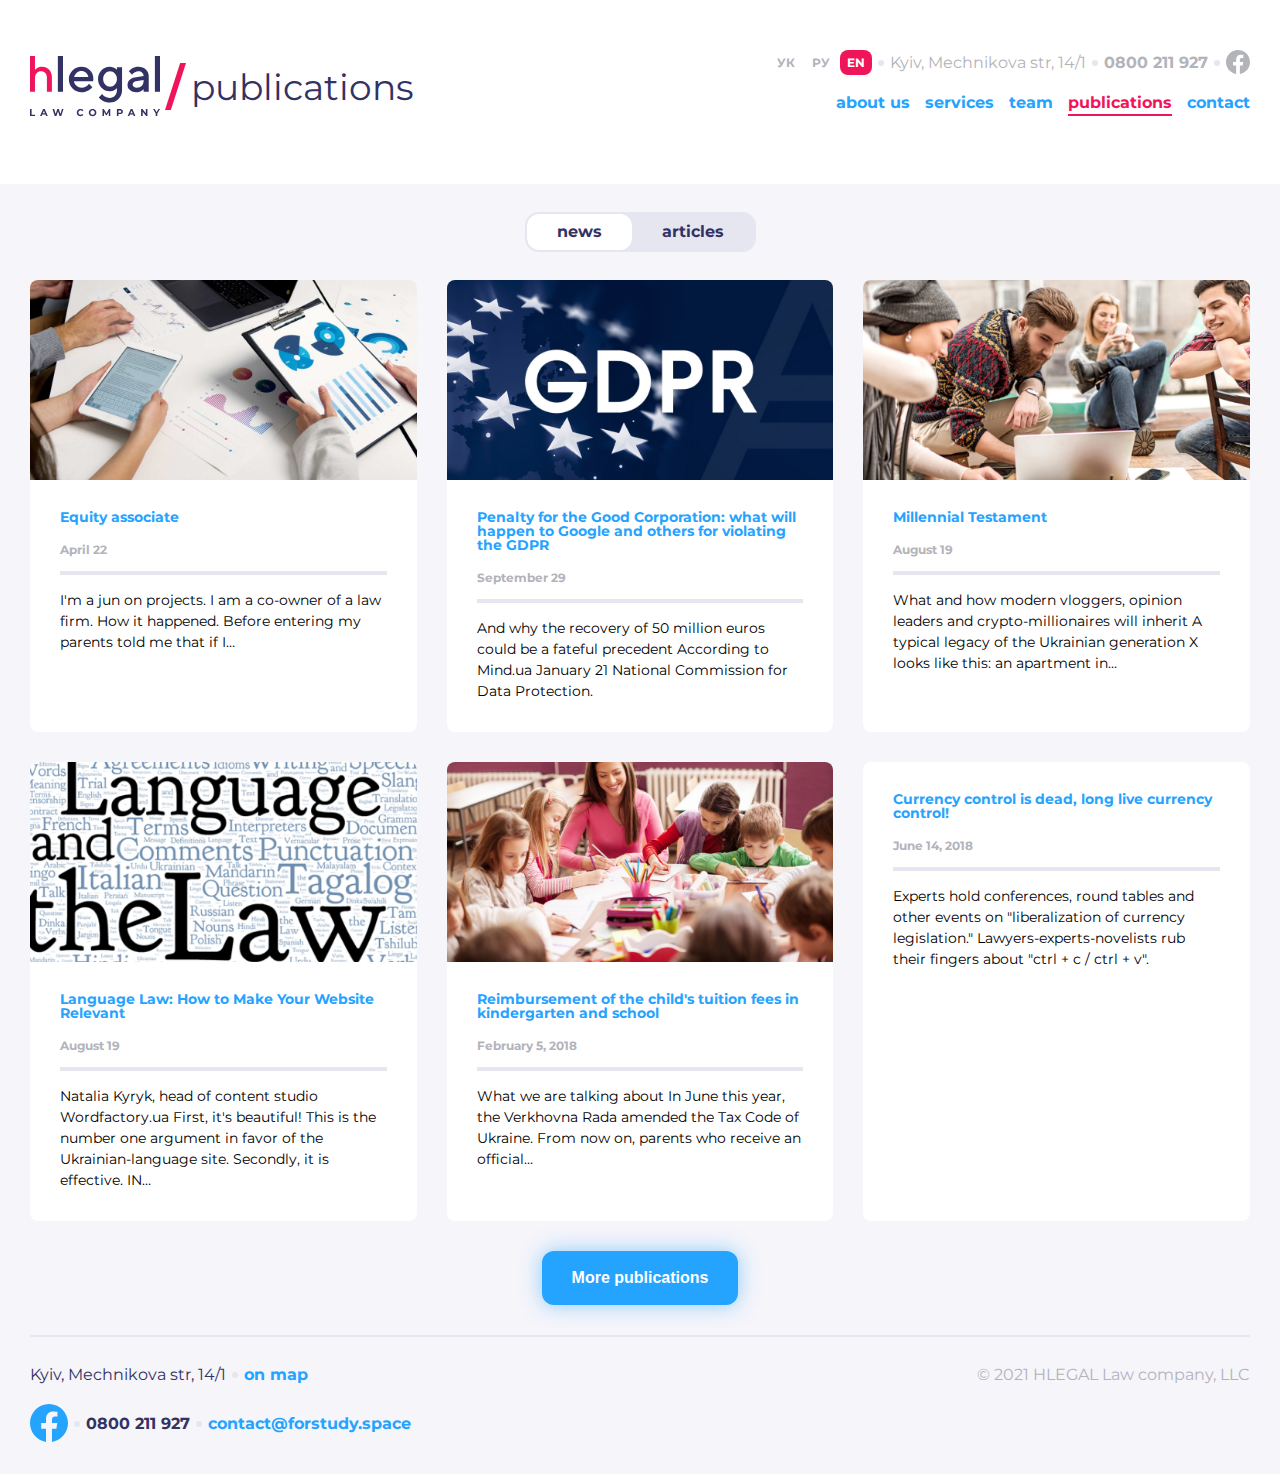
<file: publications.html>
<!DOCTYPE html>
<html lang="en">

<head>
    <meta charset="UTF-8">
    <meta http-equiv="X-UA-Compatible" content="IE=edge">
    <meta name="viewport" content="width=device-width, initial-scale=1.0">
    <link rel="apple-touch-icon" sizes="180x180" href="./assets/favicon_io/apple-touch-icon.png">
    <link rel="icon" type="image/png" sizes="32x32" href="./assets/favicon_io/favicon-32x32.png">
    <link rel="icon" type="image/png" sizes="16x16" href="./assets/favicon_io/favicon-16x16.png">
    <link rel="manifest" href="./assets/favicon_io/site.webmanifest">
    <link rel="stylesheet" href="./style/reset.css">
    <link rel="stylesheet" href="./style/fonts.css">
    <link rel="stylesheet" href="./style/publications/main.css">
    <title>Publications</title>
</head>

<body>
    <header class="header">
        <div class="container">
            <div class="header__inner">
                <div class="header__logo-page">
                    <a href="./index.html" class="header__logo"><img src="./assets/images/header-footer/Logo.svg"
                            alt="Logo"></a>
                    <div class="header__slash"><img src="./assets/images/header-footer/Slash.svg" alt="Slash"></div>
                    <a href="./publications.html" class="header__page">publications</a>
                    <input type="checkbox" id="checkbox" class="mobile-menu__checkbox">
                    <label for="checkbox" class="mobile-menu__btn">
                        <span class="mobile-menu__icon"></span>
                    </label>
                    <div class="mobile-menu__wrapper">
                        <div class="mobile-menu__list">
                            <label for="checkbox" class="mobile-menu__btn">
                                <span class="mobile-menu__icon"></span>
                            </label>
                            <a href="./about.html" class="mobile-menu__item ">about us</a>
                            <a href="./services.html" class="mobile-menu__item">services</a>
                            <a href="./team.html" class="mobile-menu__item">team</a>
                            <a href="./publications.html"
                                class="mobile-menu__item  mobile-menu__item--active">publications</a>
                            <a href="./contact.html" class="mobile-menu__item">contact</a>
                        </div>
                    </div>
                </div>
                <div class="header__contact-language">
                    <div class="header__languages">
                        <a href="/" class="header__language">УК</a>
                        <a href="/" class="header__language">РУ</a>
                        <a href="/" class="header__language header__language--active">EN</a>
                    </div>
                    <div class="dot-separator"></div>
                    <a href="/" class="header__adress">Kyiv, Mechnikova str, 14/1</a>
                    <div class="dot-separator"></div>
                    <a href="/" class="header__number">0800 211 927</a>
                    <div class="dot-separator"></div>
                    <a href="/" class="header__social"><svg width="24" height="24" viewBox="0 0 24 24" fill="none"
                            xmlns="http://www.w3.org/2000/svg">
                            <path
                                d="M24 12.0733C24 5.40541 18.6274 0 12 0C5.37258 0 0 5.40541 0 12.0733C0 18.0995 4.38823 23.0943 10.125 24V15.5633H7.07813V12.0733H10.125V9.41343C10.125 6.38755 11.9165 4.71615 14.6576 4.71615C15.9705 4.71615 17.3438 4.95195 17.3438 4.95195V7.92313H15.8306C14.3399 7.92313 13.875 8.85379 13.875 9.80857V12.0733H17.2031L16.6711 15.5633H13.875V24C19.6118 23.0943 24 18.0995 24 12.0733Z"
                                fill="#B3B3BA" />
                        </svg>
                    </a>
                </div>
                <nav class="header__navigation">
                    <a href="./about.html" class="header__link ">about us</a>
                    <a href="./services.html" class="header__link">services</a>
                    <a href="./team.html" class="header__link">team</a>
                    <a href="./publications.html" class="header__link  header__link--active">publications</a>
                    <a href="./contact.html" class="header__link ">contact</a>
                </nav>
            </div>
        </div>
    </header>
    <section class="section-publications">
        <div class="container">
            <div class="mark__wrapper">
                <div class="mark mark--active">news</div>
                <div class="mark">articles</div>
            </div>
            <div class="section-publications__grid-container">
                <div class="section-publications__card">
                    <div class="section-publications__card-image"><img
                            src="./assets/images/publication-page/Publication-1.jpg" alt="Publication-1"></div>
                    <div class="section-publications__card-info">
                        <a href="/" class="link">Equity associate</a>
                        <span class="section-publications__card-date">April 22</span>
                        <div class="line-separator"></div>
                        <p class="text">I'm a jun on projects. I am a co-owner of a law firm. How it happened. Before
                            entering my parents told me that if I…</p>
                    </div>
                </div>
                <div class="section-publications__card">
                    <div class="section-publications__card-image"><img
                            src="./assets/images/publication-page/Publication-2.jpg" alt="Publication-2"></div>
                    <div class="section-publications__card-info">
                        <a href="./publication-entry.html" class="link">Penalty for the Good Corporation: what will
                            happen to Google and others
                            for violating the GDPR</a>
                        <span class="section-publications__card-date">September 29</span>
                        <div class="line-separator"></div>
                        <p class="text">And why the recovery of 50 million euros could be a fateful precedent According
                            to Mind.ua January 21 National Commission for Data Protection.</p>
                    </div>
                </div>
                <div class="section-publications__card">
                    <div class="section-publications__card-image"><img
                            src="./assets/images/publication-page/Publication-3.jpg" alt="Publication-3"></div>
                    <div class="section-publications__card-info">
                        <a href="/" class="link">Millennial Testament</a>
                        <span class="section-publications__card-date">August 19</span>
                        <div class="line-separator"></div>
                        <p class="text">What and how modern vloggers, opinion leaders and crypto-millionaires will
                            inherit A typical legacy of the Ukrainian generation X looks like this: an apartment in…</p>
                    </div>
                </div>
                <div class="section-publications__card">
                    <div class="section-publications__card-image"><img
                            src="./assets/images/publication-page/Publication-4.jpg" alt="Publication-4"></div>
                    <div class="section-publications__card-info">
                        <a href="/" class="link">Language Law: How to Make Your Website Relevant</a>
                        <span class="section-publications__card-date">August 19</span>
                        <div class="line-separator"></div>
                        <p class="text">Natalia Kyryk, head of content studio Wordfactory.ua First, it's beautiful! This
                            is the number one argument in favor of the Ukrainian-language site. Secondly, it is
                            effective. IN…</p>
                    </div>
                </div>
                <div class="section-publications__card">
                    <div class="section-publications__card-image"><img
                            src="./assets/images/publication-page/Publication-5.jpg" alt="Publication-5"></div>
                    <div class="section-publications__card-info">
                        <a href="/" class="link">Reimbursement of the child's tuition fees in kindergarten and
                            school</a>
                        <span class="section-publications__card-date">February 5, 2018</span>
                        <div class="line-separator"></div>
                        <p class="text">What we are talking about In June this year, the Verkhovna Rada amended the Tax
                            Code of Ukraine. From now on, parents who receive an official…</p>
                    </div>
                </div>
                <div class="section-publications__card">
                    <div class="section-publications__card-info">
                        <a href="/" class="link">Currency control is dead, long live currency control!</a>
                        <span class="section-publications__card-date">June 14, 2018</span>
                        <div class="line-separator"></div>
                        <p class="text">Experts hold conferences, round tables and other events on "liberalization of
                            currency legislation." Lawyers-experts-novelists rub their fingers about "ctrl + c / ctrl +
                            v".</p>
                    </div>
                </div>
            </div>
            <button class="botton">More publications</button>
        </div>
    </section>
    <footer class="footer">
        <div class="container">
            <div class="footer__inner">
                <div class="footer__info">
                    <div class="footer__adress">
                        <div class="text">Kyiv, Mechnikova str, 14/1</div>
                        <div class="dot-separator"></div>
                        <a href="/" class="link">on map</a>
                    </div>
                    <div class="footer__contact">
                        <a href="/" class="footer__social">
                            <svg width="38" height="38" viewBox="0 0 38 38" fill="none"
                                xmlns="http://www.w3.org/2000/svg">
                                <path
                                    d="M38 19.1161C38 8.55857 29.4934 0 19 0C8.50658 0 0 8.55857 0 19.1161C0 28.6575 6.94803 36.5659 16.0312 38V24.6419H11.207V19.1161H16.0312V14.9046C16.0312 10.1136 18.8678 7.46723 23.2078 7.46723C25.2866 7.46723 27.4609 7.84059 27.4609 7.84059V12.545H25.0651C22.7048 12.545 21.9688 14.0185 21.9688 15.5302V19.1161H27.2383L26.3959 24.6419H21.9688V38C31.052 36.5659 38 28.6575 38 19.1161Z"
                                    fill="#24A3FF" />
                            </svg>
                        </a>
                        <div class="dot-separator"></div>
                        <a href="/" class="text">0800 211 927</a>
                        <div class="dot-separator"></div>
                        <a href="/" class="link">contact@forstudy.space</a>
                    </div>
                </div>
                <div class="copyright">© 2021 HLEGAL Law company, LLC</div>
            </div>
        </div>
    </footer>
</body>

</html>
</file>
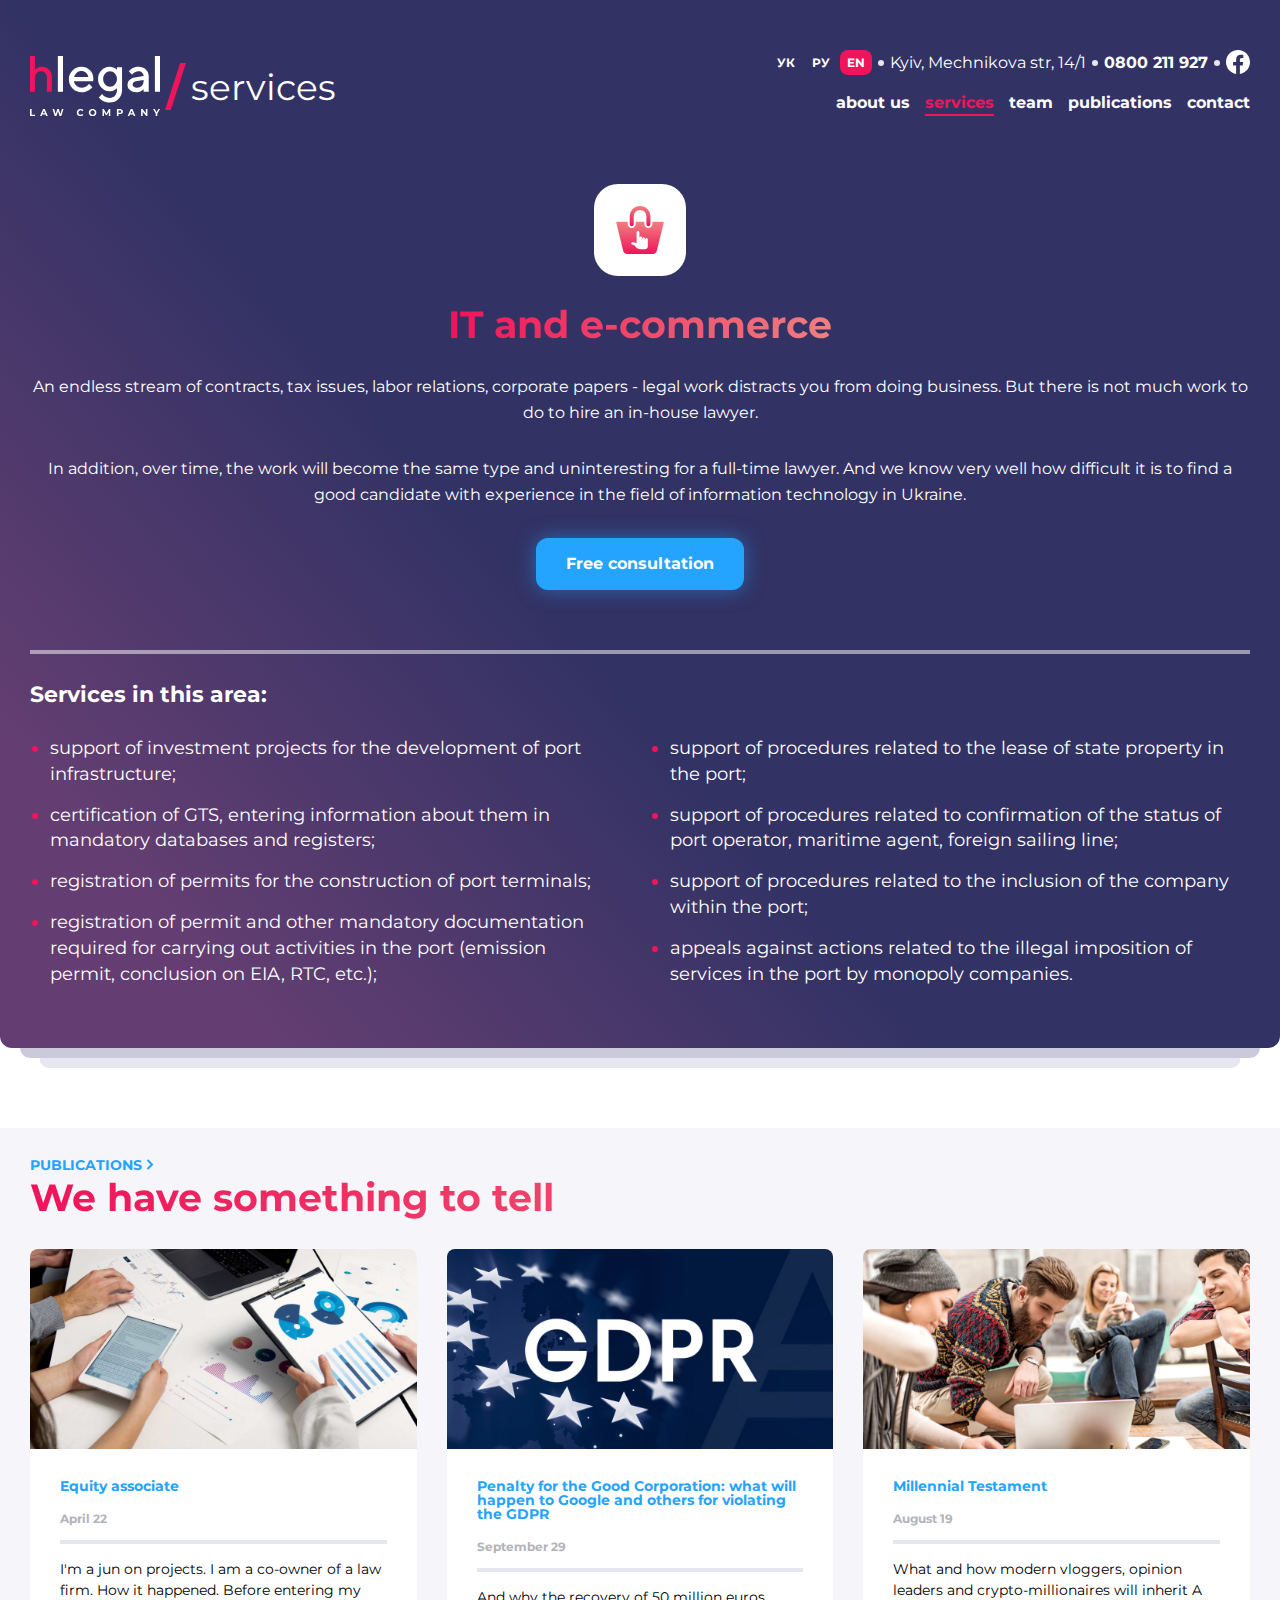
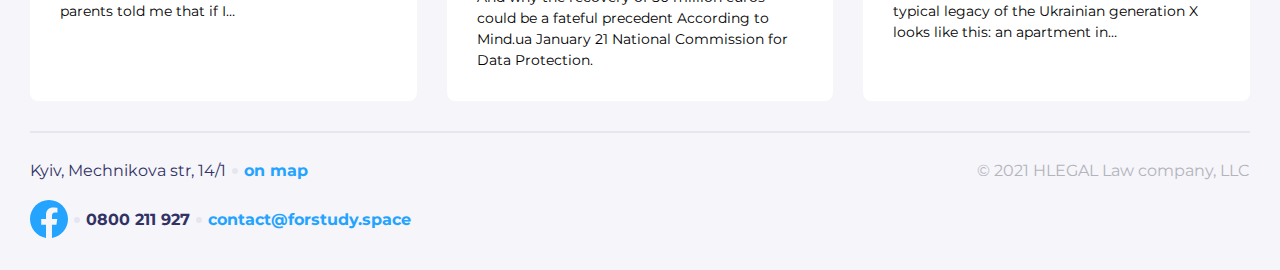
<file: services-entry.html>
<!DOCTYPE html>
<html lang="en">

<head>
    <meta charset="UTF-8">
    <meta http-equiv="X-UA-Compatible" content="IE=edge">
    <meta name="viewport" content="width=device-width, initial-scale=1.0">
    <link rel="apple-touch-icon" sizes="180x180" href="./assets/favicon_io/apple-touch-icon.png">
    <link rel="icon" type="image/png" sizes="32x32" href="./assets/favicon_io/favicon-32x32.png">
    <link rel="icon" type="image/png" sizes="16x16" href="./assets/favicon_io/favicon-16x16.png">
    <link rel="manifest" href="./assets/favicon_io/site.webmanifest">
    <link rel="stylesheet" href="./style/reset.css">
    <link rel="stylesheet" href="./style/fonts.css">
    <link rel="stylesheet" href="./style/services/services-entry.css">
    <title>Services</title>
</head>

<body>
    <header class="header">
        <div class="container">
            <div class="header__inner">
                <div class="header__logo-page">
                    <a href="./index.html" class="header__logo"><img src="./assets/images/header-footer/Logo-white.svg"
                            alt="Logo"></a>
                    <div class="header__slash"><img src="./assets/images/header-footer/Slash.svg" alt="Slash"></div>
                    <a href="./services.html" class="header__page">services</a>
                    <input type="checkbox" id="checkbox" class="mobile-menu__checkbox">
                    <label for="checkbox" class="mobile-menu__btn">
                        <span class="mobile-menu__icon"></span>
                    </label>
                    <div class="mobile-menu__wrapper">
                        <div class="mobile-menu__list">
                            <label for="checkbox" class="mobile-menu__btn">
                                <span class="mobile-menu__icon"></span>
                            </label>
                            <a href="./about.html" class="mobile-menu__item ">about us</a>
                            <a href="./services.html" class="mobile-menu__item mobile-menu__item--active">services</a>
                            <a href="./team.html" class="mobile-menu__item">team</a>
                            <a href="./publications.html" class="mobile-menu__item">publications</a>
                            <a href="./contact.html" class="mobile-menu__item">contact</a>
                        </div>
                    </div>
                </div>
                <div class="header__contact-language">
                    <div class="header__languages">
                        <a href="/" class="header__language">УК</a>
                        <a href="/" class="header__language">РУ</a>
                        <a href="/" class="header__language header__language--active">EN</a>
                    </div>
                    <div class="dot-separator"></div>
                    <a href="/" class="header__adress">Kyiv, Mechnikova str, 14/1</a>
                    <div class="dot-separator"></div>
                    <a href="/" class="header__number">0800 211 927</a>
                    <div class="dot-separator"></div>
                    <a href="/" class="header__social"><svg width="24" height="24" viewBox="0 0 24 24" fill="none"
                            xmlns="http://www.w3.org/2000/svg">
                            <path
                                d="M24 12.0733C24 5.40541 18.6274 0 12 0C5.37258 0 0 5.40541 0 12.0733C0 18.0995 4.38823 23.0943 10.125 24V15.5633H7.07813V12.0733H10.125V9.41343C10.125 6.38755 11.9165 4.71615 14.6576 4.71615C15.9705 4.71615 17.3438 4.95195 17.3438 4.95195V7.92313H15.8306C14.3399 7.92313 13.875 8.85379 13.875 9.80857V12.0733H17.2031L16.6711 15.5633H13.875V24C19.6118 23.0943 24 18.0995 24 12.0733Z"
                                fill="#B3B3BA" />
                        </svg>
                    </a>
                </div>
                <nav class="header__navigation">
                    <a href="./about.html" class="header__link ">about us</a>
                    <a href="./services.html" class="header__link header__link--active">services</a>
                    <a href="./team.html" class="header__link">team</a>
                    <a href="./publications.html" class="header__link">publications</a>
                    <a href="./contact.html" class="header__link">contact</a>
                </nav>
            </div>
        </div>
    </header>
    <section class="section-main">
        <div class="container">
            <div class="section-main__cards">
                <div class="section-main__card">
                    <div class="section-main__card-item"><svg width="64" height="64" viewBox="0 0 64 64" fill="none"
                            xmlns="http://www.w3.org/2000/svg">
                            <path
                                d="M23.7339 28.125C24.8379 28.125 25.7339 27.229 25.7339 26.125V18.325C25.7339 14.838 28.5709 12 32.0579 12C35.5449 12 38.3829 14.838 38.3829 18.325V26.125C38.3829 27.229 39.2779 28.125 40.3829 28.125C41.4869 28.125 42.3829 27.229 42.3829 26.125V18.325C42.3839 12.632 37.7519 8 32.0579 8C26.3659 8 21.7339 12.632 21.7339 18.325V26.125C21.7339 27.229 22.6299 28.125 23.7339 28.125Z"
                                fill="url(#paint0_linear_22728_10153)" />
                            <path
                                d="M55 23.6309H44.384V26.1249C44.384 28.3309 42.59 30.1249 40.384 30.1249C38.178 30.1249 36.384 28.3309 36.384 26.1249V23.6309H27.735V26.1249C27.735 28.3309 25.941 30.1249 23.735 30.1249C21.529 30.1249 19.735 28.3309 19.735 26.1249V23.6309H8.99997C8.44797 23.6309 8.10697 24.0659 8.23797 24.6019L15.236 53.0989C15.658 54.7009 17.344 55.9999 19 55.9999H45C46.658 55.9999 48.342 54.7009 48.766 53.0989L55.762 24.6019C55.893 24.0649 55.553 23.6309 55 23.6309Z"
                                fill="url(#paint1_linear_22728_10153)" />
                            <path
                                d="M28.6001 34.4C28.6001 33.6265 29.2266 33 30.0001 33C30.7736 33 31.4001 33.6265 31.4001 34.4V41.35L31.4001 40C31.4001 39.2265 32.0266 38.6 32.8001 38.6C33.5736 38.6 34.2001 39.2265 34.2001 40V41.6764C34.2127 40.9141 34.8346 39.3 35.6 39.3C36.3731 39.3 36.9999 39.9268 37 40.7C37 40.7 37.0411 41.7411 37.1332 41.8033C37.3572 41.3285 37.8402 40 38.4 40C39.1732 40 39.8 40.6268 39.8 41.4V48.4C39.8 49.9463 38.5463 51.2 37 51.2H32.3198C30.8344 51.2 29.4099 50.6099 28.3599 49.5599L26.15 47.35L23 45.9402C23.0051 44.6033 24.0526 44.2 25.1 44.2C26.0023 44.2 26.8136 44.3407 28.6 45.25L28.6001 34.4Z"
                                fill="white" />
                            <defs>
                                <linearGradient id="paint0_linear_22728_10153" x1="32.0584" y1="8" x2="32.0584"
                                    y2="28.125" gradientUnits="userSpaceOnUse">
                                    <stop stop-color="#EF8080" />
                                    <stop offset="1" stop-color="#F0145A" />
                                </linearGradient>
                                <linearGradient id="paint1_linear_22728_10153" x1="32" y1="23.6309" x2="32" y2="55.9999"
                                    gradientUnits="userSpaceOnUse">
                                    <stop stop-color="#EF8080" />
                                    <stop offset="1" stop-color="#F0145A" />
                                </linearGradient>
                            </defs>
                        </svg>
                    </div>
                    <h4 class="hero-title">IT and e-commerce</h4>
                    <p class="text">An endless stream of contracts, tax issues, labor relations, corporate papers -
                        legal work distracts you from doing business. But there is not much work to do to hire an
                        in-house lawyer.
                    </p>
                    <p class="text"> In addition, over time, the work will become the same type and uninteresting for a
                        full-time lawyer. And we know very well how difficult it is to find a good candidate with
                        experience in the field of information technology in Ukraine.
                    </p>
                    <label for="checkbox-form" class="botton">Free consultation</label>
                </div>
            </div>
            <div class="service-block">
                <h5 class="title title--medium">Services in this area:</h5>
                <div class="service-block__list">
                    <ul>
                        <li><span class="text--color-white">support of investment projects for the development of port
                                infrastructure;</span></li>
                        <li><span class="text--color-white">certification of GTS, entering information about them in
                                mandatory databases and registers;</span>
                        </li>
                        <li><span class="text--color-white">registration of permits for the construction of port
                                terminals;</span></li>
                        <li><span class="text--color-white">registration of permit and other mandatory documentation
                                required for carrying out
                                activities in the port (emission permit, conclusion on EIA, RTC, etc.);</span></li>
                    </ul>
                    <ul>
                        <li><span class="text--color-white">support of procedures related to the lease of state property
                                in the port;</span></li>
                        <li><span class="text--color-white">support of procedures related to confirmation of the status
                                of port operator, maritime
                                agent, foreign sailing line;</span></li>
                        <li><span class="text--color-white">support of procedures related to the inclusion of the
                                company within the port;</span></li>
                        <li><span class="text--color-white">appeals against actions related to the illegal imposition of
                                services in the port by
                                monopoly companies.</span></li>
                    </ul>
                </div>
            </div>
        </div>
    </section>
    <div class="form-entry">
        <input type="checkbox" id="checkbox-form" class="form__checkbox">
        <!-- у враппера тег лейбл что бы нажимая на пусттое поле закрывалось -->
        <label for="checkbox-form" class="form__wrapper">
            <form action="/" method="post" name="form__contact" class="form__contact">
                <div class="form__header">
                    <h5 class="hero-title">We would like to help you</h5>
                    <label for="checkbox-form" class="form__closing-element">
                        <div class="form__closing-icon"></div>
                    </label>
                </div>
                <label class="form__label">
                    <input type="text" class="form__input" placeholder="Name" required></label>
                <label class="form__label"><textarea name="name" class="form__text-area" wrap="hard"
                        placeholder="Message" required></textarea></label>
                <span class="form__text">How to answer you?</span>
                <label class="form__label"><input type="tel" class="form__input" pattern="[0-9]{12}" maxlength="12"
                        placeholder="Phone" required></label>
                <label class="form__label"><input type="email" class="form__input" placeholder="Email" required>
                </label>
                <button type="submit" class="botton">Send message</button>
            </form>
        </label>
    </div>
    <section class="section-publications">
        <div class="container">
            <a href="./publications.html" class="link">PUBLICATIONS <svg width="8" height="11" viewBox="0 0 8 11"
                    fill="none" xmlns="http://www.w3.org/2000/svg">
                    <path d="M1.5 1L6 5.5L1.5 10" stroke="#24A3FF" stroke-width="2" />
                </svg>
            </a>
            <h4 class="hero-title">We have something to tell</h4>
            <div class="section-publications__grid-container">
                <div class="section-publications__card">
                    <div class="section-publications__card-image"><img
                            src="./assets/images/publication-page/Publication-1.jpg" alt="Publication-1"></div>
                    <div class="section-publications__card-info">
                        <a href="/" class="link">Equity associate</a>
                        <span class="section-publications__card-date">April 22</span>
                        <div class="line-separator"></div>
                        <p class="text">I'm a jun on projects. I am a co-owner of a law firm. How it happened. Before
                            entering my parents told me that if I…</p>
                    </div>
                </div>
                <div class="section-publications__card">
                    <div class="section-publications__card-image"><img
                            src="./assets/images/publication-page/Publication-2.jpg" alt="Publication-2"></div>
                    <div class="section-publications__card-info">
                        <a href="./publication-entry.html" class="link">Penalty for the Good Corporation: what will
                            happen to Google and others
                            for violating the GDPR</a>
                        <span class="section-publications__card-date">September 29</span>
                        <div class="line-separator"></div>
                        <p class="text">And why the recovery of 50 million euros could be a fateful precedent According
                            to Mind.ua January 21 National Commission for Data Protection.</p>
                    </div>
                </div>
                <div class="section-publications__card">
                    <div class="section-publications__card-image"><img
                            src="./assets/images/publication-page/Publication-3.jpg" alt="Publication-3"></div>
                    <div class="section-publications__card-info">
                        <a href="/" class="link">Millennial Testament</a>
                        <span class="section-publications__card-date">August 19</span>
                        <div class="line-separator"></div>
                        <p class="text">What and how modern vloggers, opinion leaders and crypto-millionaires will
                            inherit A typical legacy of the Ukrainian generation X looks like this: an apartment in…</p>
                    </div>
                </div>
            </div>
        </div>
    </section>
    <footer class="footer">
        <div class="container">
            <div class="footer__inner">
                <div class="footer__info">
                    <div class="footer__adress">
                        <div class="text">Kyiv, Mechnikova str, 14/1</div>
                        <div class="dot-separator"></div>
                        <a href="/" class="link">on map</a>
                    </div>
                    <div class="footer__contact">
                        <a href="/" class="footer__social">
                            <svg width="38" height="38" viewBox="0 0 38 38" fill="none"
                                xmlns="http://www.w3.org/2000/svg">
                                <path
                                    d="M38 19.1161C38 8.55857 29.4934 0 19 0C8.50658 0 0 8.55857 0 19.1161C0 28.6575 6.94803 36.5659 16.0312 38V24.6419H11.207V19.1161H16.0312V14.9046C16.0312 10.1136 18.8678 7.46723 23.2078 7.46723C25.2866 7.46723 27.4609 7.84059 27.4609 7.84059V12.545H25.0651C22.7048 12.545 21.9688 14.0185 21.9688 15.5302V19.1161H27.2383L26.3959 24.6419H21.9688V38C31.052 36.5659 38 28.6575 38 19.1161Z"
                                    fill="#24A3FF" />
                            </svg>
                        </a>
                        <div class="dot-separator"></div>
                        <a href="/" class="text">0800 211 927</a>
                        <div class="dot-separator"></div>
                        <a href="/" class="link">contact@forstudy.space</a>
                    </div>
                </div>
                <div class="copyright">© 2021 HLEGAL Law company, LLC</div>
            </div>
        </div>
    </footer>
</body>

</html>
</file>
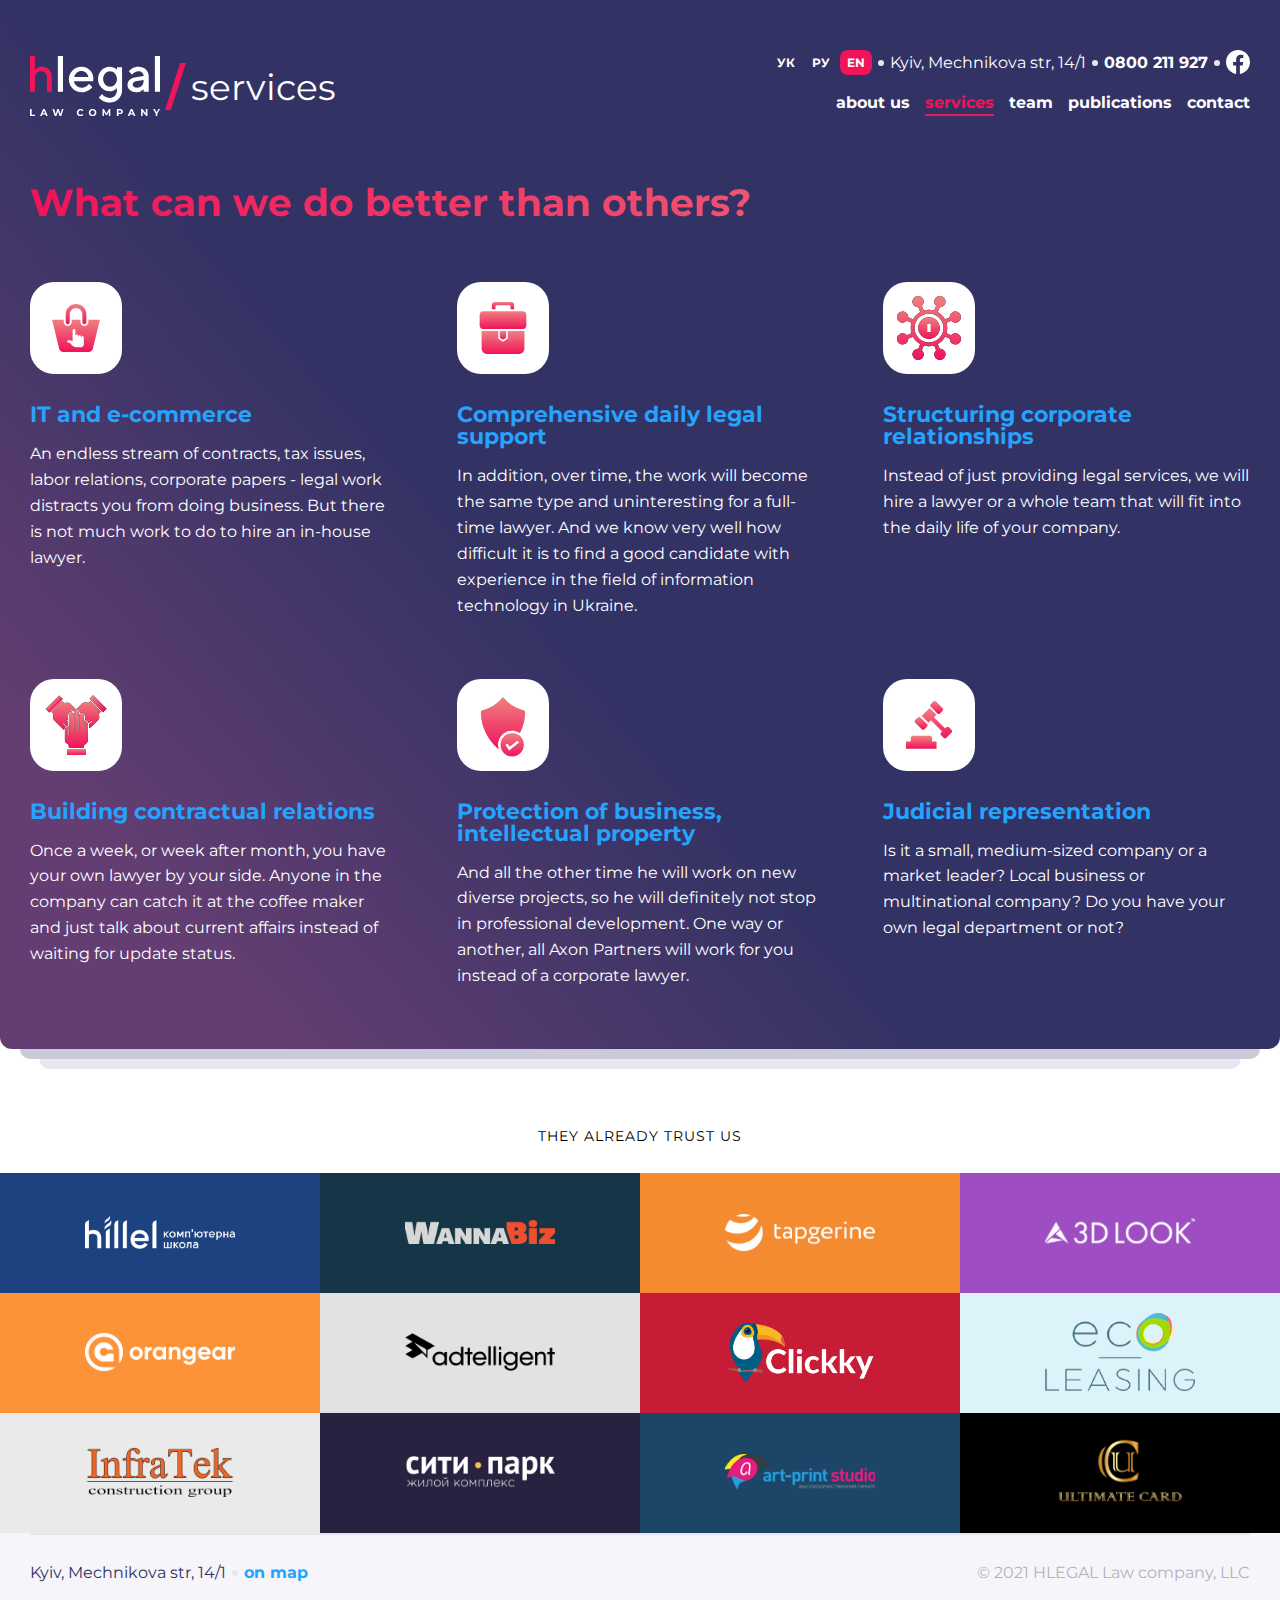
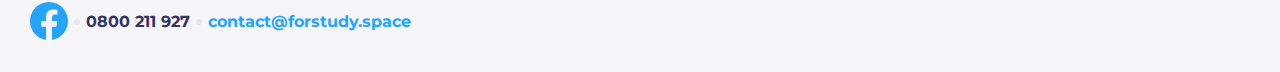
<file: services.html>
<!DOCTYPE html>
<html lang="en">

<head>
    <meta charset="UTF-8">
    <meta http-equiv="X-UA-Compatible" content="IE=edge">
    <meta name="viewport" content="width=device-width, initial-scale=1.0">
    <link rel="apple-touch-icon" sizes="180x180" href="./assets/favicon_io/apple-touch-icon.png">
    <link rel="icon" type="image/png" sizes="32x32" href="./assets/favicon_io/favicon-32x32.png">
    <link rel="icon" type="image/png" sizes="16x16" href="./assets/favicon_io/favicon-16x16.png">
    <link rel="manifest" href="./assets/favicon_io/site.webmanifest">
    <link rel="stylesheet" href="./style/reset.css">
    <link rel="stylesheet" href="./style/fonts.css">
    <link rel="stylesheet" href="./style/services/main.css">
    <title>Services</title>
</head>

<body>
    <header class="header">
        <div class="container">
            <div class="header__inner">
                <div class="header__logo-page">
                    <a href="./index.html" class="header__logo"><img src="./assets/images/header-footer/Logo-white.svg"
                            alt="Logo"></a>
                    <div class="header__slash"><img src="./assets/images/header-footer/Slash.svg" alt="Slash"></div>
                    <a href="./services.html" class="header__page">services</a>
                    <input type="checkbox" id="checkbox" class="mobile-menu__checkbox">
                    <label for="checkbox" class="mobile-menu__btn">
                        <span class="mobile-menu__icon"></span>
                    </label>
                    <div class="mobile-menu__wrapper">
                        <div class="mobile-menu__list">
                            <label for="checkbox" class="mobile-menu__btn">
                                <span class="mobile-menu__icon"></span>
                            </label>
                            <a href="./about.html" class="mobile-menu__item ">about us</a>
                            <a href="./services.html" class="mobile-menu__item mobile-menu__item--active">services</a>
                            <a href="./team.html" class="mobile-menu__item">team</a>
                            <a href="./publications.html" class="mobile-menu__item">publications</a>
                            <a href="./contact.html" class="mobile-menu__item">contact</a>
                        </div>
                    </div>
                </div>
                <div class="header__contact-language">
                    <div class="header__languages">
                        <a href="/" class="header__language">УК</a>
                        <a href="/" class="header__language">РУ</a>
                        <a href="/" class="header__language header__language--active">EN</a>
                    </div>
                    <div class="dot-separator"></div>
                    <a href="/" class="header__adress">Kyiv, Mechnikova str, 14/1</a>
                    <div class="dot-separator"></div>
                    <a href="/" class="header__number">0800 211 927</a>
                    <div class="dot-separator"></div>
                    <a href="/" class="header__social"><svg width="24" height="24" viewBox="0 0 24 24" fill="none"
                            xmlns="http://www.w3.org/2000/svg">
                            <path
                                d="M24 12.0733C24 5.40541 18.6274 0 12 0C5.37258 0 0 5.40541 0 12.0733C0 18.0995 4.38823 23.0943 10.125 24V15.5633H7.07813V12.0733H10.125V9.41343C10.125 6.38755 11.9165 4.71615 14.6576 4.71615C15.9705 4.71615 17.3438 4.95195 17.3438 4.95195V7.92313H15.8306C14.3399 7.92313 13.875 8.85379 13.875 9.80857V12.0733H17.2031L16.6711 15.5633H13.875V24C19.6118 23.0943 24 18.0995 24 12.0733Z"
                                fill="#B3B3BA" />
                        </svg>
                    </a>
                </div>
                <nav class="header__navigation">
                    <a href="./about.html" class="header__link ">about us</a>
                    <a href="./services.html" class="header__link header__link--active">services</a>
                    <a href="./team.html" class="header__link">team</a>
                    <a href="./publications.html" class="header__link">publications</a>
                    <a href="./contact.html" class="header__link">contact</a>
                </nav>
            </div>
        </div>
    </header>
    <section class="section-main">
        <div class="container">
            <div class="section-main__cards">
                <h2 class="hero-title">What can we do better than others?</h2>
                <div class="section-main__cards-container">
                    <a href="./services-entry.html" class="section-main__card">
                        <div class="section-main__card-item"><svg width="64" height="64" viewBox="0 0 64 64" fill="none"
                                xmlns="http://www.w3.org/2000/svg">
                                <path
                                    d="M23.7339 28.125C24.8379 28.125 25.7339 27.229 25.7339 26.125V18.325C25.7339 14.838 28.5709 12 32.0579 12C35.5449 12 38.3829 14.838 38.3829 18.325V26.125C38.3829 27.229 39.2779 28.125 40.3829 28.125C41.4869 28.125 42.3829 27.229 42.3829 26.125V18.325C42.3839 12.632 37.7519 8 32.0579 8C26.3659 8 21.7339 12.632 21.7339 18.325V26.125C21.7339 27.229 22.6299 28.125 23.7339 28.125Z"
                                    fill="url(#paint0_linear_22728_10153)" />
                                <path
                                    d="M55 23.6309H44.384V26.1249C44.384 28.3309 42.59 30.1249 40.384 30.1249C38.178 30.1249 36.384 28.3309 36.384 26.1249V23.6309H27.735V26.1249C27.735 28.3309 25.941 30.1249 23.735 30.1249C21.529 30.1249 19.735 28.3309 19.735 26.1249V23.6309H8.99997C8.44797 23.6309 8.10697 24.0659 8.23797 24.6019L15.236 53.0989C15.658 54.7009 17.344 55.9999 19 55.9999H45C46.658 55.9999 48.342 54.7009 48.766 53.0989L55.762 24.6019C55.893 24.0649 55.553 23.6309 55 23.6309Z"
                                    fill="url(#paint1_linear_22728_10153)" />
                                <path
                                    d="M28.6001 34.4C28.6001 33.6265 29.2266 33 30.0001 33C30.7736 33 31.4001 33.6265 31.4001 34.4V41.35L31.4001 40C31.4001 39.2265 32.0266 38.6 32.8001 38.6C33.5736 38.6 34.2001 39.2265 34.2001 40V41.6764C34.2127 40.9141 34.8346 39.3 35.6 39.3C36.3731 39.3 36.9999 39.9268 37 40.7C37 40.7 37.0411 41.7411 37.1332 41.8033C37.3572 41.3285 37.8402 40 38.4 40C39.1732 40 39.8 40.6268 39.8 41.4V48.4C39.8 49.9463 38.5463 51.2 37 51.2H32.3198C30.8344 51.2 29.4099 50.6099 28.3599 49.5599L26.15 47.35L23 45.9402C23.0051 44.6033 24.0526 44.2 25.1 44.2C26.0023 44.2 26.8136 44.3407 28.6 45.25L28.6001 34.4Z"
                                    fill="white" />
                                <defs>
                                    <linearGradient id="paint0_linear_22728_10153" x1="32.0584" y1="8" x2="32.0584"
                                        y2="28.125" gradientUnits="userSpaceOnUse">
                                        <stop stop-color="#EF8080" />
                                        <stop offset="1" stop-color="#F0145A" />
                                    </linearGradient>
                                    <linearGradient id="paint1_linear_22728_10153" x1="32" y1="23.6309" x2="32"
                                        y2="55.9999" gradientUnits="userSpaceOnUse">
                                        <stop stop-color="#EF8080" />
                                        <stop offset="1" stop-color="#F0145A" />
                                    </linearGradient>
                                </defs>
                            </svg>
                        </div>
                        <h4 class="title title--medium">IT and e-commerce</h4>
                        <p class="text">An endless stream of contracts, tax issues, labor relations, corporate papers -
                            legal work distracts you from doing business. But there is not much work to do to hire an
                            in-house lawyer.</p>
                    </a>
                    <a href="/" class="section-main__card">
                        <div class="section-main__card-item"><svg width="64" height="64" viewBox="0 0 64 64" fill="none"
                                xmlns="http://www.w3.org/2000/svg">
                                <path fill-rule="evenodd" clip-rule="evenodd"
                                    d="M53.4513 35.0762V52.3713C53.4513 55.4647 51.027 57.9997 48.0632 57.9997H15.9702C13.0064 57.9997 10.5822 55.4647 10.5822 52.3713V35.0762H27.2482V42.587L32.0167 45.7204L36.7852 42.587V35.0762H53.4513Z"
                                    fill="url(#paint0_linear_22728_10159)" />
                                <path fill-rule="evenodd" clip-rule="evenodd"
                                    d="M28.9185 35.0762V41.6847L32.0166 43.7202L35.1147 41.6847V35.0762H28.9185Z"
                                    fill="url(#paint1_linear_22728_10159)" />
                                <path fill-rule="evenodd" clip-rule="evenodd"
                                    d="M12.0734 15.1426H51.9599C53.8423 15.1426 55.3808 16.8507 55.3808 18.938V29.1912C55.3808 31.2786 53.8423 32.9867 51.9599 32.9867H36.314H27.7194H12.0734C10.191 32.9867 8.65259 31.2786 8.65259 29.1912V18.938C8.65259 16.8507 10.191 15.1426 12.0734 15.1426Z"
                                    fill="url(#paint2_linear_22728_10159)" />
                                <path fill-rule="evenodd" clip-rule="evenodd"
                                    d="M23.7119 5.95508H40.3214C41.8646 5.95508 43.1274 7.21788 43.1274 8.76103V13.1384H39.5699V10.5516C39.5699 9.8542 38.9998 9.2817 38.3024 9.2817H25.731C25.0336 9.2817 24.4635 9.8542 24.4635 10.5516V13.1384H20.9059V8.76103C20.9059 7.21788 22.1687 5.95508 23.7119 5.95508Z"
                                    fill="url(#paint3_linear_22728_10159)" />
                                <defs>
                                    <linearGradient id="paint0_linear_22728_10159" x1="32.0167" y1="35.0762"
                                        x2="32.0167" y2="57.9997" gradientUnits="userSpaceOnUse">
                                        <stop stop-color="#EF8080" />
                                        <stop offset="1" stop-color="#F0145A" />
                                    </linearGradient>
                                    <linearGradient id="paint1_linear_22728_10159" x1="32.0166" y1="35.0762"
                                        x2="32.0166" y2="43.7202" gradientUnits="userSpaceOnUse">
                                        <stop stop-color="#EF8080" />
                                        <stop offset="1" stop-color="#F0145A" />
                                    </linearGradient>
                                    <linearGradient id="paint2_linear_22728_10159" x1="32.0167" y1="15.1426"
                                        x2="32.0167" y2="32.9867" gradientUnits="userSpaceOnUse">
                                        <stop stop-color="#EF8080" />
                                        <stop offset="1" stop-color="#F0145A" />
                                    </linearGradient>
                                    <linearGradient id="paint3_linear_22728_10159" x1="32.0167" y1="5.95508"
                                        x2="32.0167" y2="13.1384" gradientUnits="userSpaceOnUse">
                                        <stop stop-color="#EF8080" />
                                        <stop offset="1" stop-color="#F0145A" />
                                    </linearGradient>
                                </defs>
                            </svg>
                        </div>
                        <h4 class="title title--medium">Comprehensive daily
                            legal support</h4>
                        <p class="text">In addition, over time, the work will become the same type and uninteresting for
                            a full-time lawyer. And we know very well how difficult it is to find a good candidate with
                            experience in the field of information technology in Ukraine.</p>
                    </a>
                    <a href="/" class="section-main__card">
                        <div class="section-main__card-item"><svg width="64" height="64" viewBox="0 0 64 64" fill="none"
                                xmlns="http://www.w3.org/2000/svg">
                                <g clip-path="url(#clip0_22728_10165)">
                                    <path
                                        d="M60.5264 37.7273C59.8389 37.4426 59.1151 37.2982 58.3752 37.2982C56.7435 37.2982 55.2362 37.9946 54.1896 39.1615L52.9696 38.6562L49.4895 37.2147C49.9834 35.5616 50.2499 33.8113 50.2499 31.9998C50.2499 30.1883 49.9832 28.4381 49.4895 26.7849L52.9696 25.3435L54.1896 24.8381C55.2362 26.0051 56.7435 26.7014 58.3752 26.7014C59.1151 26.7014 59.8389 26.5571 60.5264 26.2722C63.3917 25.0852 64.7575 21.7883 63.5705 18.9227C62.6965 16.8128 60.656 15.4493 58.3722 15.4493C57.6324 15.4493 56.9086 15.5937 56.2211 15.8786C53.9629 16.814 52.6374 19.0598 52.7574 21.3722L51.5303 21.8805L48.0513 23.3215C46.3611 20.208 43.7916 17.6383 40.6781 15.9483L42.1191 12.4694L42.6269 11.2436C42.7253 11.2487 42.8239 11.2517 42.9229 11.2517C45.2068 11.2517 47.2471 9.88836 48.1213 7.77836C49.3081 4.91287 47.9425 1.61587 45.077 0.428874C44.3894 0.144375 43.6658 0 42.9259 0C40.642 0 38.6017 1.36337 37.7275 3.47337C36.7922 5.73161 37.4429 8.25698 39.1629 9.80723L38.6564 11.0301L37.2149 14.5102C35.5618 14.0165 33.8115 13.7498 32 13.7498C30.1885 13.7498 28.4383 14.0165 26.7852 14.5102L25.3437 11.0301L24.8372 9.80723C26.5572 8.25698 27.2079 5.73161 26.2725 3.47324C25.3984 1.36337 23.3578 0 21.0741 0C20.3342 0 19.6104 0.144375 18.9229 0.429249C16.0576 1.61625 14.6918 4.91312 15.8788 7.77874C16.7528 9.88861 18.7933 11.2521 21.0771 11.2521C21.1761 11.2521 21.2747 11.2491 21.3731 11.244L21.8808 12.4697L23.3218 15.9487C20.2083 17.6388 17.6387 20.2083 15.9487 23.3218L12.4697 21.8808L11.2426 21.3726C11.3626 19.0602 10.0371 16.8143 7.77883 15.8788C7.09133 15.5941 6.36758 15.4497 5.62771 15.4497C3.34384 15.4497 1.30347 16.8131 0.429344 18.9231C-0.757529 21.7886 0.608094 25.0856 3.47359 26.2726C4.16109 26.5573 4.88484 26.7017 5.62471 26.7017C7.25646 26.7017 8.7637 26.0053 9.81033 24.8383L11.0303 25.3437L14.5104 26.7852C14.0166 28.4383 13.7501 30.1886 13.7501 32.0001C13.7501 33.8116 14.0167 35.5618 14.5104 37.2149L11.0302 38.6562L9.8102 39.1615C8.76358 37.9946 7.25633 37.2982 5.62458 37.2982C4.88471 37.2982 4.16096 37.4426 3.47346 37.7274C0.608094 38.9144 -0.757654 42.2113 0.429344 45.0769C1.30334 47.1868 3.34384 48.5503 5.62758 48.5503C6.36746 48.5503 7.09121 48.4059 7.77871 48.121C10.037 47.1857 11.3624 44.9398 11.2424 42.6274L12.4696 42.1192L15.9486 40.6782C17.6387 43.7917 20.2082 46.3613 23.3217 48.0513L21.8807 51.5303L21.3729 52.756C21.2746 52.7509 21.1759 52.7479 21.0769 52.7479C18.7931 52.7479 16.7527 54.1113 15.8786 56.2213C14.6917 59.0868 16.0573 62.3838 18.9228 63.5708C19.6103 63.8555 20.3341 63.9999 21.0739 63.9999C23.3578 63.9999 25.3982 62.6365 26.2723 60.5265C27.2077 58.2683 26.5569 55.7429 24.8369 54.1926L25.3434 52.9698L26.7849 49.4897C28.438 49.9834 30.1883 50.25 31.9998 50.25C33.8113 50.25 35.5615 49.9834 37.2146 49.4897L38.6561 52.9698L39.1626 54.1926C37.4426 55.7429 36.7919 58.2683 37.7273 60.5266C38.6013 62.6365 40.6418 64 42.9255 64C43.6654 64 44.3891 63.8556 45.0766 63.5708C47.942 62.3838 49.3078 59.0869 48.1208 56.2213C47.2468 54.1114 45.2063 52.7479 42.9225 52.7479C42.8235 52.7479 42.7249 52.7509 42.6265 52.756L42.1188 51.5303L40.6778 48.0513C43.7913 46.3612 46.3609 43.7917 48.0509 40.6782L51.5299 42.1192L52.757 42.6274C52.637 44.9398 53.9625 47.1857 56.2207 48.1212C56.9082 48.4059 57.632 48.5503 58.3719 48.5503C60.6557 48.5503 62.6961 47.1869 63.5702 45.0769C64.7575 42.2113 63.392 38.9143 60.5264 37.7273ZM32 46.4998C24.0048 46.4998 17.5001 39.995 17.5001 31.9998C17.5001 24.0046 24.0048 17.4998 32 17.4998C39.9953 17.4998 46.5 24.0046 46.5 31.9998C46.5 39.995 39.9951 46.4998 32 46.4998Z"
                                        fill="black" />
                                    <path
                                        d="M60.5264 37.7273C59.8389 37.4426 59.1151 37.2982 58.3752 37.2982C56.7435 37.2982 55.2362 37.9946 54.1896 39.1615L52.9696 38.6562L49.4895 37.2147C49.9834 35.5616 50.2499 33.8113 50.2499 31.9998C50.2499 30.1883 49.9832 28.4381 49.4895 26.7849L52.9696 25.3435L54.1896 24.8381C55.2362 26.0051 56.7435 26.7014 58.3752 26.7014C59.1151 26.7014 59.8389 26.5571 60.5264 26.2722C63.3917 25.0852 64.7575 21.7883 63.5705 18.9227C62.6965 16.8128 60.656 15.4493 58.3722 15.4493C57.6324 15.4493 56.9086 15.5937 56.2211 15.8786C53.9629 16.814 52.6374 19.0598 52.7574 21.3722L51.5303 21.8805L48.0513 23.3215C46.3611 20.208 43.7916 17.6383 40.6781 15.9483L42.1191 12.4694L42.6269 11.2436C42.7253 11.2487 42.8239 11.2517 42.9229 11.2517C45.2068 11.2517 47.2471 9.88836 48.1213 7.77836C49.3081 4.91287 47.9425 1.61587 45.077 0.428874C44.3894 0.144375 43.6658 0 42.9259 0C40.642 0 38.6017 1.36337 37.7275 3.47337C36.7922 5.73161 37.4429 8.25698 39.1629 9.80723L38.6564 11.0301L37.2149 14.5102C35.5618 14.0165 33.8115 13.7498 32 13.7498C30.1885 13.7498 28.4383 14.0165 26.7852 14.5102L25.3437 11.0301L24.8372 9.80723C26.5572 8.25698 27.2079 5.73161 26.2725 3.47324C25.3984 1.36337 23.3578 0 21.0741 0C20.3342 0 19.6104 0.144375 18.9229 0.429249C16.0576 1.61625 14.6918 4.91312 15.8788 7.77874C16.7528 9.88861 18.7933 11.2521 21.0771 11.2521C21.1761 11.2521 21.2747 11.2491 21.3731 11.244L21.8808 12.4697L23.3218 15.9487C20.2083 17.6388 17.6387 20.2083 15.9487 23.3218L12.4697 21.8808L11.2426 21.3726C11.3626 19.0602 10.0371 16.8143 7.77883 15.8788C7.09133 15.5941 6.36758 15.4497 5.62771 15.4497C3.34384 15.4497 1.30347 16.8131 0.429344 18.9231C-0.757529 21.7886 0.608094 25.0856 3.47359 26.2726C4.16109 26.5573 4.88484 26.7017 5.62471 26.7017C7.25646 26.7017 8.7637 26.0053 9.81033 24.8383L11.0303 25.3437L14.5104 26.7852C14.0166 28.4383 13.7501 30.1886 13.7501 32.0001C13.7501 33.8116 14.0167 35.5618 14.5104 37.2149L11.0302 38.6562L9.8102 39.1615C8.76358 37.9946 7.25633 37.2982 5.62458 37.2982C4.88471 37.2982 4.16096 37.4426 3.47346 37.7274C0.608094 38.9144 -0.757654 42.2113 0.429344 45.0769C1.30334 47.1868 3.34384 48.5503 5.62758 48.5503C6.36746 48.5503 7.09121 48.4059 7.77871 48.121C10.037 47.1857 11.3624 44.9398 11.2424 42.6274L12.4696 42.1192L15.9486 40.6782C17.6387 43.7917 20.2082 46.3613 23.3217 48.0513L21.8807 51.5303L21.3729 52.756C21.2746 52.7509 21.1759 52.7479 21.0769 52.7479C18.7931 52.7479 16.7527 54.1113 15.8786 56.2213C14.6917 59.0868 16.0573 62.3838 18.9228 63.5708C19.6103 63.8555 20.3341 63.9999 21.0739 63.9999C23.3578 63.9999 25.3982 62.6365 26.2723 60.5265C27.2077 58.2683 26.5569 55.7429 24.8369 54.1926L25.3434 52.9698L26.7849 49.4897C28.438 49.9834 30.1883 50.25 31.9998 50.25C33.8113 50.25 35.5615 49.9834 37.2146 49.4897L38.6561 52.9698L39.1626 54.1926C37.4426 55.7429 36.7919 58.2683 37.7273 60.5266C38.6013 62.6365 40.6418 64 42.9255 64C43.6654 64 44.3891 63.8556 45.0766 63.5708C47.942 62.3838 49.3078 59.0869 48.1208 56.2213C47.2468 54.1114 45.2063 52.7479 42.9225 52.7479C42.8235 52.7479 42.7249 52.7509 42.6265 52.756L42.1188 51.5303L40.6778 48.0513C43.7913 46.3612 46.3609 43.7917 48.0509 40.6782L51.5299 42.1192L52.757 42.6274C52.637 44.9398 53.9625 47.1857 56.2207 48.1212C56.9082 48.4059 57.632 48.5503 58.3719 48.5503C60.6557 48.5503 62.6961 47.1869 63.5702 45.0769C64.7575 42.2113 63.392 38.9143 60.5264 37.7273ZM32 46.4998C24.0048 46.4998 17.5001 39.995 17.5001 31.9998C17.5001 24.0046 24.0048 17.4998 32 17.4998C39.9953 17.4998 46.5 24.0046 46.5 31.9998C46.5 39.995 39.9951 46.4998 32 46.4998Z"
                                        fill="url(#paint0_linear_22728_10165)" />
                                    <path
                                        d="M32.0001 21.25C26.0726 21.25 21.2501 26.0725 21.2501 32C21.2501 37.9275 26.0726 42.75 32.0001 42.75C37.9276 42.75 42.7501 37.9275 42.7501 32C42.7501 26.0725 37.9276 21.25 32.0001 21.25ZM33.8751 36.125H30.1251V27.875H33.8751V36.125Z"
                                        fill="black" />
                                    <path
                                        d="M32.0001 21.25C26.0726 21.25 21.2501 26.0725 21.2501 32C21.2501 37.9275 26.0726 42.75 32.0001 42.75C37.9276 42.75 42.7501 37.9275 42.7501 32C42.7501 26.0725 37.9276 21.25 32.0001 21.25ZM33.8751 36.125H30.1251V27.875H33.8751V36.125Z"
                                        fill="url(#paint1_linear_22728_10165)" />
                                </g>
                                <defs>
                                    <linearGradient id="paint0_linear_22728_10165" x1="31.9999" y1="0" x2="31.9999"
                                        y2="64" gradientUnits="userSpaceOnUse">
                                        <stop stop-color="#EF8080" />
                                        <stop offset="1" stop-color="#F0145A" />
                                    </linearGradient>
                                    <linearGradient id="paint1_linear_22728_10165" x1="32.0001" y1="21.25" x2="32.0001"
                                        y2="42.75" gradientUnits="userSpaceOnUse">
                                        <stop stop-color="#EF8080" />
                                        <stop offset="1" stop-color="#F0145A" />
                                    </linearGradient>
                                    <clipPath id="clip0_22728_10165">
                                        <rect width="64" height="64" fill="white" />
                                    </clipPath>
                                </defs>
                            </svg>
                        </div>
                        <h4 class="title title--medium">Structuring corporate relationships</h4>
                        <p class="text">Instead of just providing legal services, we will hire a lawyer or a whole team
                            that will fit into the daily life of your company.</p>
                    </a>
                    <a href="/" class="section-main__card">
                        <div class="section-main__card-item"><svg width="64" height="64" viewBox="0 0 64 64" fill="none"
                                xmlns="http://www.w3.org/2000/svg">
                                <path d="M42.0057 56H23.0057V62H42.0057V56Z" fill="black" />
                                <path d="M42.0057 56H23.0057V62H42.0057V56Z" fill="url(#paint0_linear_22728_10172)" />
                                <path
                                    d="M15.1727 2.45168L1.73761 15.8867L5.27315 19.4223L18.7082 5.98722L15.1727 2.45168Z"
                                    fill="black" />
                                <path
                                    d="M15.1727 2.45168L1.73761 15.8867L5.27315 19.4223L18.7082 5.98722L15.1727 2.45168Z"
                                    fill="url(#paint1_linear_22728_10172)" />
                                <path
                                    d="M49.1127 2.31995L45.5771 5.85547L59.0122 19.2905L62.5477 15.755L49.1127 2.31995Z"
                                    fill="black" />
                                <path
                                    d="M49.1127 2.31995L45.5771 5.85547L59.0122 19.2905L62.5477 15.755L49.1127 2.31995Z"
                                    fill="url(#paint2_linear_22728_10172)" />
                                <path
                                    d="M44.5563 9.70843L41.865 9.59436C41.089 9.48482 40.2981 9.55713 39.5548 9.80558C38.8115 10.054 38.1361 10.4718 37.5819 11.026L32.0774 16.5305L26.3239 10.7769C25.8243 10.2888 25.2011 9.94628 24.5213 9.78612C23.8415 9.62596 23.1309 9.65426 22.466 9.86798C21.8388 10.0587 21.1715 10.0755 20.5355 9.9164C19.8994 9.75732 19.3186 9.42842 18.855 8.96483L18.0011 8.11095L7.39447 18.7175L9.12247 20.4455L9.00839 23.1368C8.89885 23.9128 8.97115 24.7037 9.2196 25.447C9.46805 26.1903 9.88584 26.8657 10.44 27.4199L20.0524 37.0324C20.1809 35.7705 20.7855 34.6051 21.7431 33.7734L18.7482 30.7785L19.4553 30.0714L22.5835 33.1996C23.0269 32.9472 23.5067 32.7649 24.0059 32.6591V28.9651L22.2837 27.243L22.9908 26.5358L24.0059 27.5509V22.201C23.9947 21.3168 24.3086 20.4592 24.8878 19.791C25.4671 19.1228 26.2715 18.6904 27.1484 18.576C27.4792 18.544 27.8127 18.559 28.1392 18.6208L26.9097 17.3914L27.6169 16.6843L29.413 18.4804C29.7311 17.864 30.2232 17.3547 30.8283 17.0154C31.4333 16.6762 32.1246 16.5221 32.8164 16.5721C33.6513 16.6697 34.4258 17.0562 35.0056 17.6647C35.5854 18.2733 35.9341 19.0655 35.9912 19.9041C36.5595 19.634 37.1893 19.5194 37.8164 19.5721C38.7075 19.6788 39.5272 20.1126 40.1165 20.7895C40.7059 21.4663 41.0228 22.3379 41.0058 23.2352V26.6591C41.9159 26.8491 42.755 27.289 43.4291 27.9293C44.1031 28.5696 44.5855 29.3851 44.8219 30.2842L47.6105 27.4957L48.3176 28.2029L45.0023 31.5181C45.0024 31.5319 45.0059 31.5447 45.0059 31.5585V34.8785C45.9043 34.7845 46.7436 34.3864 47.3848 33.7501L54.2249 26.9099C54.713 26.4104 55.0556 25.7871 55.2157 25.1073C55.3759 24.4276 55.3475 23.7169 55.1338 23.0521C54.943 22.4248 54.9263 21.7575 55.0854 21.1215C55.2445 20.4854 55.5734 19.9046 56.037 19.441L56.8909 18.5871L46.2843 7.98047L44.5563 9.70843Z"
                                    fill="black" />
                                <path
                                    d="M44.5563 9.70843L41.865 9.59436C41.089 9.48482 40.2981 9.55713 39.5548 9.80558C38.8115 10.054 38.1361 10.4718 37.5819 11.026L32.0774 16.5305L26.3239 10.7769C25.8243 10.2888 25.2011 9.94628 24.5213 9.78612C23.8415 9.62596 23.1309 9.65426 22.466 9.86798C21.8388 10.0587 21.1715 10.0755 20.5355 9.9164C19.8994 9.75732 19.3186 9.42842 18.855 8.96483L18.0011 8.11095L7.39447 18.7175L9.12247 20.4455L9.00839 23.1368C8.89885 23.9128 8.97115 24.7037 9.2196 25.447C9.46805 26.1903 9.88584 26.8657 10.44 27.4199L20.0524 37.0324C20.1809 35.7705 20.7855 34.6051 21.7431 33.7734L18.7482 30.7785L19.4553 30.0714L22.5835 33.1996C23.0269 32.9472 23.5067 32.7649 24.0059 32.6591V28.9651L22.2837 27.243L22.9908 26.5358L24.0059 27.5509V22.201C23.9947 21.3168 24.3086 20.4592 24.8878 19.791C25.4671 19.1228 26.2715 18.6904 27.1484 18.576C27.4792 18.544 27.8127 18.559 28.1392 18.6208L26.9097 17.3914L27.6169 16.6843L29.413 18.4804C29.7311 17.864 30.2232 17.3547 30.8283 17.0154C31.4333 16.6762 32.1246 16.5221 32.8164 16.5721C33.6513 16.6697 34.4258 17.0562 35.0056 17.6647C35.5854 18.2733 35.9341 19.0655 35.9912 19.9041C36.5595 19.634 37.1893 19.5194 37.8164 19.5721C38.7075 19.6788 39.5272 20.1126 40.1165 20.7895C40.7059 21.4663 41.0228 22.3379 41.0058 23.2352V26.6591C41.9159 26.8491 42.755 27.289 43.4291 27.9293C44.1031 28.5696 44.5855 29.3851 44.8219 30.2842L47.6105 27.4957L48.3176 28.2029L45.0023 31.5181C45.0024 31.5319 45.0059 31.5447 45.0059 31.5585V34.8785C45.9043 34.7845 46.7436 34.3864 47.3848 33.7501L54.2249 26.9099C54.713 26.4104 55.0556 25.7871 55.2157 25.1073C55.3759 24.4276 55.3475 23.7169 55.1338 23.0521C54.943 22.4248 54.9263 21.7575 55.0854 21.1215C55.2445 20.4854 55.5734 19.9046 56.037 19.441L56.8909 18.5871L46.2843 7.98047L44.5563 9.70843Z"
                                    fill="url(#paint3_linear_22728_10172)" />
                                <path
                                    d="M29.8804 21.6901C29.8044 21.0405 29.476 20.4468 28.966 20.0373C28.4559 19.6278 27.8053 19.4353 27.1546 19.5015C26.5234 19.5886 25.9463 19.9046 25.5329 20.3894C25.1194 20.8742 24.8986 21.4941 24.9124 22.1311V33.4885C23.8515 33.4885 22.8341 33.9099 22.0839 34.66C21.3338 35.4102 20.9124 36.4276 20.9124 37.4885V47.1619C20.9205 47.8603 21.1189 48.5432 21.4864 49.1371C21.8538 49.7311 22.3763 50.2135 22.9976 50.5325C23.576 50.8412 24.0597 51.3012 24.3969 51.8634C24.7342 52.4256 24.9123 53.0689 24.9124 53.7245V54.9321H39.9124V52.4885L41.896 50.6661C42.5222 50.1948 43.0303 49.5844 43.3803 48.8831C43.7302 48.1818 43.9123 47.4088 43.9124 46.6251V31.4885C43.9124 30.4276 43.4909 29.4102 42.7408 28.66C41.9906 27.9099 40.9732 27.4885 39.9124 27.4885V23.1659C39.9293 22.5187 39.7062 21.888 39.286 21.3955C38.8657 20.903 38.2781 20.5834 37.6362 20.4983C37.0063 20.4426 36.3787 20.6285 35.8807 21.0183C35.3826 21.408 35.0513 21.9725 34.9539 22.5974H35.4124V38.0407H34.4124V22.5974H34.9124V20.1659C34.9293 19.5187 34.7062 18.888 34.286 18.3955C33.8657 17.903 33.2781 17.5834 32.6362 17.4983C32.2904 17.4673 31.942 17.5086 31.613 17.6196C31.2841 17.7306 30.9819 17.909 30.7256 18.1432C30.4694 18.3775 30.2647 18.6625 30.1247 18.9802C29.9847 19.2979 29.9124 19.6413 29.9124 19.9885V21.6901H30.4124V37.1335H29.4124V21.6901H29.8804ZM25.3115 42.0407H24.3115V34.0407H25.3115V42.0407ZM39.4124 27.799H40.4124V38.2423H39.4124V27.799Z"
                                    fill="black" />
                                <path
                                    d="M29.8804 21.6901C29.8044 21.0405 29.476 20.4468 28.966 20.0373C28.4559 19.6278 27.8053 19.4353 27.1546 19.5015C26.5234 19.5886 25.9463 19.9046 25.5329 20.3894C25.1194 20.8742 24.8986 21.4941 24.9124 22.1311V33.4885C23.8515 33.4885 22.8341 33.9099 22.0839 34.66C21.3338 35.4102 20.9124 36.4276 20.9124 37.4885V47.1619C20.9205 47.8603 21.1189 48.5432 21.4864 49.1371C21.8538 49.7311 22.3763 50.2135 22.9976 50.5325C23.576 50.8412 24.0597 51.3012 24.3969 51.8634C24.7342 52.4256 24.9123 53.0689 24.9124 53.7245V54.9321H39.9124V52.4885L41.896 50.6661C42.5222 50.1948 43.0303 49.5844 43.3803 48.8831C43.7302 48.1818 43.9123 47.4088 43.9124 46.6251V31.4885C43.9124 30.4276 43.4909 29.4102 42.7408 28.66C41.9906 27.9099 40.9732 27.4885 39.9124 27.4885V23.1659C39.9293 22.5187 39.7062 21.888 39.286 21.3955C38.8657 20.903 38.2781 20.5834 37.6362 20.4983C37.0063 20.4426 36.3787 20.6285 35.8807 21.0183C35.3826 21.408 35.0513 21.9725 34.9539 22.5974H35.4124V38.0407H34.4124V22.5974H34.9124V20.1659C34.9293 19.5187 34.7062 18.888 34.286 18.3955C33.8657 17.903 33.2781 17.5834 32.6362 17.4983C32.2904 17.4673 31.942 17.5086 31.613 17.6196C31.2841 17.7306 30.9819 17.909 30.7256 18.1432C30.4694 18.3775 30.2647 18.6625 30.1247 18.9802C29.9847 19.2979 29.9124 19.6413 29.9124 19.9885V21.6901H30.4124V37.1335H29.4124V21.6901H29.8804ZM25.3115 42.0407H24.3115V34.0407H25.3115V42.0407ZM39.4124 27.799H40.4124V38.2423H39.4124V27.799Z"
                                    fill="url(#paint4_linear_22728_10172)" />
                                <defs>
                                    <linearGradient id="paint0_linear_22728_10172" x1="32.5057" y1="56" x2="32.5057"
                                        y2="62" gradientUnits="userSpaceOnUse">
                                        <stop stop-color="#EF8080" />
                                        <stop offset="1" stop-color="#F0145A" />
                                    </linearGradient>
                                    <linearGradient id="paint1_linear_22728_10172" x1="8.45513" y1="9.1692" x2="11.9907"
                                        y2="12.7047" gradientUnits="userSpaceOnUse">
                                        <stop stop-color="#EF8080" />
                                        <stop offset="1" stop-color="#F0145A" />
                                    </linearGradient>
                                    <linearGradient id="paint2_linear_22728_10172" x1="47.3449" y1="4.08771" x2="60.78"
                                        y2="17.5228" gradientUnits="userSpaceOnUse">
                                        <stop stop-color="#EF8080" />
                                        <stop offset="1" stop-color="#F0145A" />
                                    </linearGradient>
                                    <linearGradient id="paint3_linear_22728_10172" x1="32.1427" y1="7.98047"
                                        x2="32.1427" y2="37.0324" gradientUnits="userSpaceOnUse">
                                        <stop stop-color="#EF8080" />
                                        <stop offset="1" stop-color="#F0145A" />
                                    </linearGradient>
                                    <linearGradient id="paint4_linear_22728_10172" x1="32.4124" y1="17.4883"
                                        x2="32.4124" y2="54.9321" gradientUnits="userSpaceOnUse">
                                        <stop stop-color="#EF8080" />
                                        <stop offset="1" stop-color="#F0145A" />
                                    </linearGradient>
                                </defs>
                            </svg>
                        </div>
                        <h4 class="title title--medium">Building contractual relations</h4>
                        <p class="text">Once a week, or week after month, you have your own lawyer by your side. Anyone
                            in the company can catch it at the coffee maker and just talk about current affairs instead
                            of waiting for update status.</p>
                    </a>
                    <a href="/" class="section-main__card">
                        <div class="section-main__card-item"><svg width="64" height="64" viewBox="0 0 64 64" fill="none"
                                xmlns="http://www.w3.org/2000/svg">
                                <path
                                    d="M41.2317 37.6961C43.5839 37.6961 45.9096 38.2844 47.9577 39.3974C48.3296 39.5979 48.6709 39.8368 49.0194 40.0667C52.3807 33.4869 54.1545 26.5278 54.1545 19.7388C54.1545 19.3573 54.1545 18.9634 54.1423 18.5696C54.1177 18.0158 53.7238 17.5358 53.1699 17.4127C45.7361 15.7881 39.0038 11.7634 33.7115 5.78193L32.9238 4.88342C32.6899 4.61268 32.3577 4.465 32.0007 4.465C31.6192 4.41579 31.3238 4.60036 31.0899 4.85885L29.8838 6.1881C24.8623 11.7142 18.5361 15.5296 11.5946 17.2281L10.7946 17.425C10.253 17.5481 9.8715 18.0281 9.85918 18.5819C9.41612 35.8865 19.6315 48.3296 24.0377 52.8834C25.2306 54.1082 26.5606 55.3256 27.8253 56.3319C27.3509 54.9011 27.0779 53.3957 27.0779 51.8499C27.0779 44.0452 33.427 37.6961 41.2317 37.6961Z"
                                    fill="url(#paint0_linear_22728_10178)" />
                                <path
                                    d="M46.7822 41.5593C45.0837 40.6363 43.1637 40.1562 41.2314 40.1562C34.7822 40.1562 29.5391 45.3993 29.5391 51.8486C29.5391 54.027 30.1299 56.1562 31.2622 57.9778C33.416 61.4609 37.133 63.5409 41.2314 63.5409C47.6683 63.5409 52.9237 58.2978 52.9237 51.8486C52.9237 47.5409 50.5729 43.6024 46.7822 41.5593ZM47.2196 50.2918L38.0747 57.4084L34.9527 52.5249C34.5862 51.9522 34.7538 51.1914 35.3265 50.8254C35.8999 50.4588 36.6613 50.6277 37.0261 51.1992L38.6937 53.8074L45.7076 48.3495C46.243 47.9318 47.0171 48.0273 47.4347 48.5646C47.8524 49.1013 47.7556 49.8747 47.2196 50.2918Z"
                                    fill="url(#paint1_linear_22728_10178)" />
                                <defs>
                                    <linearGradient id="paint0_linear_22728_10178" x1="31.9999" y1="4.45703"
                                        x2="31.9999" y2="56.3319" gradientUnits="userSpaceOnUse">
                                        <stop stop-color="#EF8080" />
                                        <stop offset="1" stop-color="#F0145A" />
                                    </linearGradient>
                                    <linearGradient id="paint1_linear_22728_10178" x1="41.2314" y1="40.1562"
                                        x2="41.2314" y2="63.5409" gradientUnits="userSpaceOnUse">
                                        <stop stop-color="#EF8080" />
                                        <stop offset="1" stop-color="#F0145A" />
                                    </linearGradient>
                                </defs>
                            </svg>
                        </div>
                        <h4 class="title title--medium">Protection of business, intellectual property</h4>
                        <p class="text">And all the other time he will work on new diverse projects, so he will
                            definitely not stop in professional development. One way or another, all Axon Partners will
                            work for you instead of a corporate lawyer.</p>
                    </a>
                    <a href="/" class="section-main__card">
                        <div class="section-main__card-item"><svg width="64" height="64" viewBox="0 0 64 64" fill="none"
                                xmlns="http://www.w3.org/2000/svg">
                                <path
                                    d="M40.352 20.389C41.084 21.121 42.27 21.123 43.002 20.389L45.61 17.781C46.341 17.049 46.339 15.863 45.61 15.13L39.027 8.549C38.297 7.817 37.111 7.817 36.379 8.549L33.77 11.157C33.04 11.889 33.04 13.075 33.77 13.805L40.352 20.389Z"
                                    fill="url(#paint0_linear_22728_10184)" />
                                <path
                                    d="M24.766 36.2652C25.497 36.9942 26.683 36.9942 27.414 36.2652L30.023 33.6553C30.755 32.9253 30.755 31.7383 30.023 31.0063L23.44 24.4233C22.709 23.6933 21.523 23.6913 20.791 24.4233L18.183 27.0312C17.451 27.7632 17.453 28.9492 18.183 29.6812L24.766 36.2652Z"
                                    fill="url(#paint1_linear_22728_10184)" />
                                <path
                                    d="M54.648 36.8912L52.001 34.2412C51.267 33.5112 50.084 33.5112 49.353 34.2412L48.192 35.4012L36.987 24.1942L39.414 21.7662L32.681 15.0352L30.253 17.4632L27.161 20.5532L24.787 22.9272L31.519 29.6602L33.896 27.2872L45.099 38.4922L44.051 39.5412C43.319 40.2702 43.317 41.4572 44.051 42.1892L46.698 44.8372C47.432 45.5712 48.617 45.5712 49.348 44.8372L54.647 39.5402C55.38 38.8072 55.38 37.6232 54.648 36.8912Z"
                                    fill="url(#paint2_linear_22728_10184)" />
                                <path
                                    d="M35.077 44.9425C35.077 43.7435 34.105 42.7695 32.904 42.7695H15.936C14.736 42.7695 13.763 43.7435 13.763 44.9425V48.4695H9V55.8585H39.558V48.4695H35.077V44.9425Z"
                                    fill="url(#paint3_linear_22728_10184)" />
                                <defs>
                                    <linearGradient id="paint0_linear_22728_10184" x1="39.69" y1="8" x2="39.69"
                                        y2="20.9388" gradientUnits="userSpaceOnUse">
                                        <stop stop-color="#EF8080" />
                                        <stop offset="1" stop-color="#F0145A" />
                                    </linearGradient>
                                    <linearGradient id="paint1_linear_22728_10184" x1="24.1034" y1="23.875" x2="24.1034"
                                        y2="36.812" gradientUnits="userSpaceOnUse">
                                        <stop stop-color="#EF8080" />
                                        <stop offset="1" stop-color="#F0145A" />
                                    </linearGradient>
                                    <linearGradient id="paint2_linear_22728_10184" x1="39.9919" y1="15.0352"
                                        x2="39.9919" y2="45.3877" gradientUnits="userSpaceOnUse">
                                        <stop stop-color="#EF8080" />
                                        <stop offset="1" stop-color="#F0145A" />
                                    </linearGradient>
                                    <linearGradient id="paint3_linear_22728_10184" x1="24.279" y1="42.7695" x2="24.279"
                                        y2="55.8585" gradientUnits="userSpaceOnUse">
                                        <stop stop-color="#EF8080" />
                                        <stop offset="1" stop-color="#F0145A" />
                                    </linearGradient>
                                </defs>
                            </svg>
                        </div>
                        <h4 class="title title--medium">Judicial representation</h4>
                        <p class="text">Is it a small, medium-sized company or a market leader? Local business or
                            multinational company? Do you have your own legal department or not?</p>
                    </a>
                </div>
            </div>
        </div>
    </section>
    <div class="stack">
        <div class="stack-item"></div>
        <div class="stack-item"></div>
    </div>
    <section class="section-company">
        <div class="container">
            <h5 class="title--regular">They already trust us</h5>
            <div class="section-company__grid-container">
                <a href="/" class="section-company__item section-company__item--color-one">
                    <div class="section-company__image"><img src="./assets/images/company/hillel.png" alt="hillel">
                    </div>
                </a>
                <a href="/" class="section-company__item section-company__item--color-two">
                    <div class="section-company__image"><img src="./assets/images/company/wannabiz.png" alt="wannabiz">
                    </div>
                </a>
                <a href="/" class="section-company__item section-company__item--color-three">
                    <div class="section-company__image"><img src="./assets/images/company/tapgerine.png"
                            alt="tapgerine"></div>
                </a>
                <a href="/" class="section-company__item section-company__item--color-four">
                    <div class="section-company__image"><img src="./assets/images/company/3dlook.png" alt="3dlook">
                    </div>
                </a>
                <a href="/" class="section-company__item section-company__item--color-five">
                    <div class="section-company__image"><img src="./assets/images/company/orangear.png" alt="orangear">
                    </div>
                </a>
                <a href="/" class="section-company__item section-company__item--color-six">
                    <div class="section-company__image"><img src="./assets/images/company/adtelligent.png"
                            alt="adtelligent"></div>
                </a>
                <a href="/" class="section-company__item section-company__item--color-seven">
                    <div class="section-company__image"><img src="./assets/images/company/clickky.png" alt="clickky">
                    </div>
                </a>
                <a href="/" class="section-company__item section-company__item--color-eight">
                    <div class="section-company__image"><img src="./assets/images/company/eco-leasing.png"
                            alt="eco-leasing"></div>
                </a>
                <a href="/" class="section-company__item section-company__item--color-nine">
                    <div class="section-company__image"><img src="./assets/images/company/ingratek.png" alt="infratek">
                    </div>
                </a>
                <a href="/" class="section-company__item section-company__item--color-ten">
                    <div class="section-company__image"><img src="./assets/images/company/city-par.png" alt="city-park">
                    </div>
                </a>
                <a href="/" class="section-company__item section-company__item--color-eleven">
                    <div class="section-company__image"><img src="./assets/images/company/artprint.png" alt="artprint">
                    </div>
                </a>
                <a href="/" class="section-company__item section-company__item--color-twelve">
                    <div class="section-company__image"><img src="./assets/images/company/ultimatecard.png"
                            alt="ultimatecard"></div>
                </a>
            </div>
        </div>
    </section>
    <footer class="footer">
        <div class="container">
            <div class="footer__inner">
                <div class="footer__info">
                    <div class="footer__adress">
                        <div class="text">Kyiv, Mechnikova str, 14/1</div>
                        <div class="dot-separator"></div>
                        <a href="/" class="link">on map</a>
                    </div>
                    <div class="footer__contact">
                        <a href="/" class="footer__social">
                            <svg width="38" height="38" viewBox="0 0 38 38" fill="none"
                                xmlns="http://www.w3.org/2000/svg">
                                <path
                                    d="M38 19.1161C38 8.55857 29.4934 0 19 0C8.50658 0 0 8.55857 0 19.1161C0 28.6575 6.94803 36.5659 16.0312 38V24.6419H11.207V19.1161H16.0312V14.9046C16.0312 10.1136 18.8678 7.46723 23.2078 7.46723C25.2866 7.46723 27.4609 7.84059 27.4609 7.84059V12.545H25.0651C22.7048 12.545 21.9688 14.0185 21.9688 15.5302V19.1161H27.2383L26.3959 24.6419H21.9688V38C31.052 36.5659 38 28.6575 38 19.1161Z"
                                    fill="#24A3FF" />
                            </svg>
                        </a>
                        <div class="dot-separator"></div>
                        <a href="/" class="text">0800 211 927</a>
                        <div class="dot-separator"></div>
                        <a href="/" class="link">contact@forstudy.space</a>
                    </div>
                </div>
                <div class="copyright">© 2021 HLEGAL Law company, LLC</div>
            </div>
        </div>
    </footer>
</body>

</html>
</file>
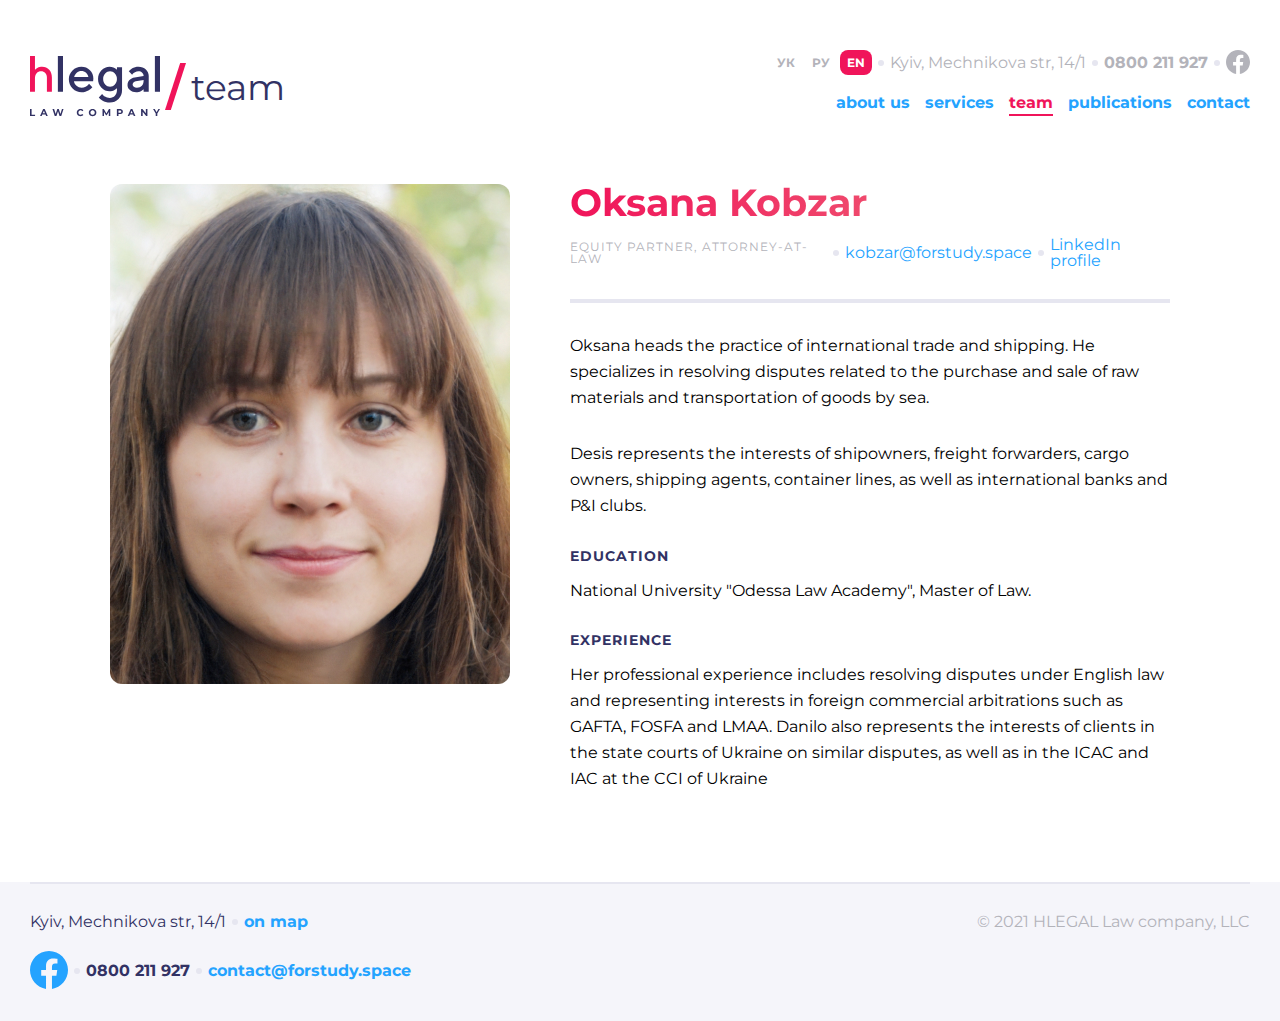
<file: team-entry.html>
<!DOCTYPE html>
<html lang="en">

<head>
    <meta charset="UTF-8">
    <meta http-equiv="X-UA-Compatible" content="IE=edge">
    <meta name="viewport" content="width=device-width, initial-scale=1.0">
    <link rel="apple-touch-icon" sizes="180x180" href="./assets/favicon_io/apple-touch-icon.png">
    <link rel="icon" type="image/png" sizes="32x32" href="./assets/favicon_io/favicon-32x32.png">
    <link rel="icon" type="image/png" sizes="16x16" href="./assets/favicon_io/favicon-16x16.png">
    <link rel="manifest" href="./assets/favicon_io/site.webmanifest">
    <link rel="stylesheet" href="./style/reset.css">
    <link rel="stylesheet" href="./style/fonts.css">
    <link rel="stylesheet" href="./style/team/team-entry.css">
    <title>Team</title>
</head>

<body>
    <header class="header">
        <div class="container">
            <div class="header__inner">
                <div class="header__logo-page">
                    <a href="./index.html" class="header__logo"><img src="./assets/images/header-footer/Logo.svg"
                            alt="Logo"></a>
                    <div class="header__slash"><img src="./assets/images/header-footer/Slash.svg" alt="Slash"></div>
                    <a href="./team.html" class="header__page">team</a>
                    <input type="checkbox" id="checkbox" class="mobile-menu__checkbox">
                    <label for="checkbox" class="mobile-menu__btn">
                        <span class="mobile-menu__icon"></span>
                    </label>
                    <div class="mobile-menu__wrapper">
                        <div class="mobile-menu__list">
                            <label for="checkbox" class="mobile-menu__btn">
                                <span class="mobile-menu__icon"></span>
                            </label>
                            <a href="./about.html" class="mobile-menu__item ">about us</a>
                            <a href="./services.html" class="mobile-menu__item">services</a>
                            <a href="./team.html" class="mobile-menu__item  mobile-menu__item--active">team</a>
                            <a href="./publications.html" class="mobile-menu__item ">publications</a>
                            <a href="./contact.html" class="mobile-menu__item">contact</a>
                        </div>
                    </div>
                </div>
                <div class="header__contact-language">
                    <div class="header__languages">
                        <a href="/" class="header__language">УК</a>
                        <a href="/" class="header__language">РУ</a>
                        <a href="/" class="header__language header__language--active">EN</a>
                    </div>
                    <div class="dot-separator"></div>
                    <a href="/" class="header__adress">Kyiv, Mechnikova str, 14/1</a>
                    <div class="dot-separator"></div>
                    <a href="/" class="header__number">0800 211 927</a>
                    <div class="dot-separator"></div>
                    <a href="/" class="header__social"><svg width="24" height="24" viewBox="0 0 24 24" fill="none"
                            xmlns="http://www.w3.org/2000/svg">
                            <path
                                d="M24 12.0733C24 5.40541 18.6274 0 12 0C5.37258 0 0 5.40541 0 12.0733C0 18.0995 4.38823 23.0943 10.125 24V15.5633H7.07813V12.0733H10.125V9.41343C10.125 6.38755 11.9165 4.71615 14.6576 4.71615C15.9705 4.71615 17.3438 4.95195 17.3438 4.95195V7.92313H15.8306C14.3399 7.92313 13.875 8.85379 13.875 9.80857V12.0733H17.2031L16.6711 15.5633H13.875V24C19.6118 23.0943 24 18.0995 24 12.0733Z"
                                fill="#B3B3BA" />
                        </svg>
                    </a>
                </div>
                <nav class="header__navigation">
                    <a href="./about.html" class="header__link ">about us</a>
                    <a href="./services.html" class="header__link">services</a>
                    <a href="./team.html" class="header__link  header__link--active">team</a>
                    <a href="./publications.html" class="header__link ">publications</a>
                    <a href="./contact.html" class="header__link ">contact</a>
                </nav>
            </div>
        </div>
    </header>
    <section class="section-main">
        <div class="container">
            <div class="section-main__grid-container">
                <div class="section-main__image"><img src="./assets/images/teampage/Team-5.jpg" alt="Oksana-Kobzar">
                </div>
                <div class="section-main__titles">
                    <h1 class="hero-title">Oksana Kobzar</h1>
                    <div class="section-main__social-block">
                        <span class="text text--small-gray">Equity partner, Attorney-at-law</span>
                        <div class="dot-separator"></div>
                        <a href="/" class="link">kobzar@forstudy.space</a>
                        <div class="dot-separator"></div>
                        <a href="/" class="link">LinkedIn profile</a>
                    </div>
                </div>
                <div class="line-separator"></div>
                <div class="section-main__info">
                    <p class="text">Oksana heads the practice of international trade and shipping. He specializes in
                        resolving disputes related to the purchase and sale of raw materials and transportation of goods
                        by sea.</p>
                    <p class="text">Desis represents the interests of shipowners, freight forwarders, cargo owners,
                        shipping agents, container lines, as well as international banks and P&I clubs.</p>
                    <h6 class="title title--regular">Education</h6>
                    <p class="text">National University "Odessa Law Academy", Master of Law.</p>
                    <h6 class="title title--regular">Experience</h6>
                    <p class="text">Her professional experience includes resolving disputes under English law and
                        representing interests in foreign commercial arbitrations such as GAFTA, FOSFA and LMAA. Danilo
                        also represents the interests of clients in the state courts of Ukraine on similar disputes, as
                        well as in the ICAC and IAC at the CCI of Ukraine</p>
                </div>
            </div>
        </div>
    </section>
    <footer class="footer">
        <div class="container">
            <div class="footer__inner">
                <div class="footer__info">
                    <div class="footer__adress">
                        <div class="text">Kyiv, Mechnikova str, 14/1</div>
                        <div class="dot-separator"></div>
                        <a href="/" class="link">on map</a>
                    </div>
                    <div class="footer__contact">
                        <a href="/" class="footer__social">
                            <svg width="38" height="38" viewBox="0 0 38 38" fill="none"
                                xmlns="http://www.w3.org/2000/svg">
                                <path
                                    d="M38 19.1161C38 8.55857 29.4934 0 19 0C8.50658 0 0 8.55857 0 19.1161C0 28.6575 6.94803 36.5659 16.0312 38V24.6419H11.207V19.1161H16.0312V14.9046C16.0312 10.1136 18.8678 7.46723 23.2078 7.46723C25.2866 7.46723 27.4609 7.84059 27.4609 7.84059V12.545H25.0651C22.7048 12.545 21.9688 14.0185 21.9688 15.5302V19.1161H27.2383L26.3959 24.6419H21.9688V38C31.052 36.5659 38 28.6575 38 19.1161Z"
                                    fill="#24A3FF" />
                            </svg>
                        </a>
                        <div class="dot-separator"></div>
                        <a href="/" class="text">0800 211 927</a>
                        <div class="dot-separator"></div>
                        <a href="/" class="link">contact@forstudy.space</a>
                    </div>
                </div>
                <div class="copyright">© 2021 HLEGAL Law company, LLC</div>
            </div>
        </div>
    </footer>
</body>

</html>
</file>
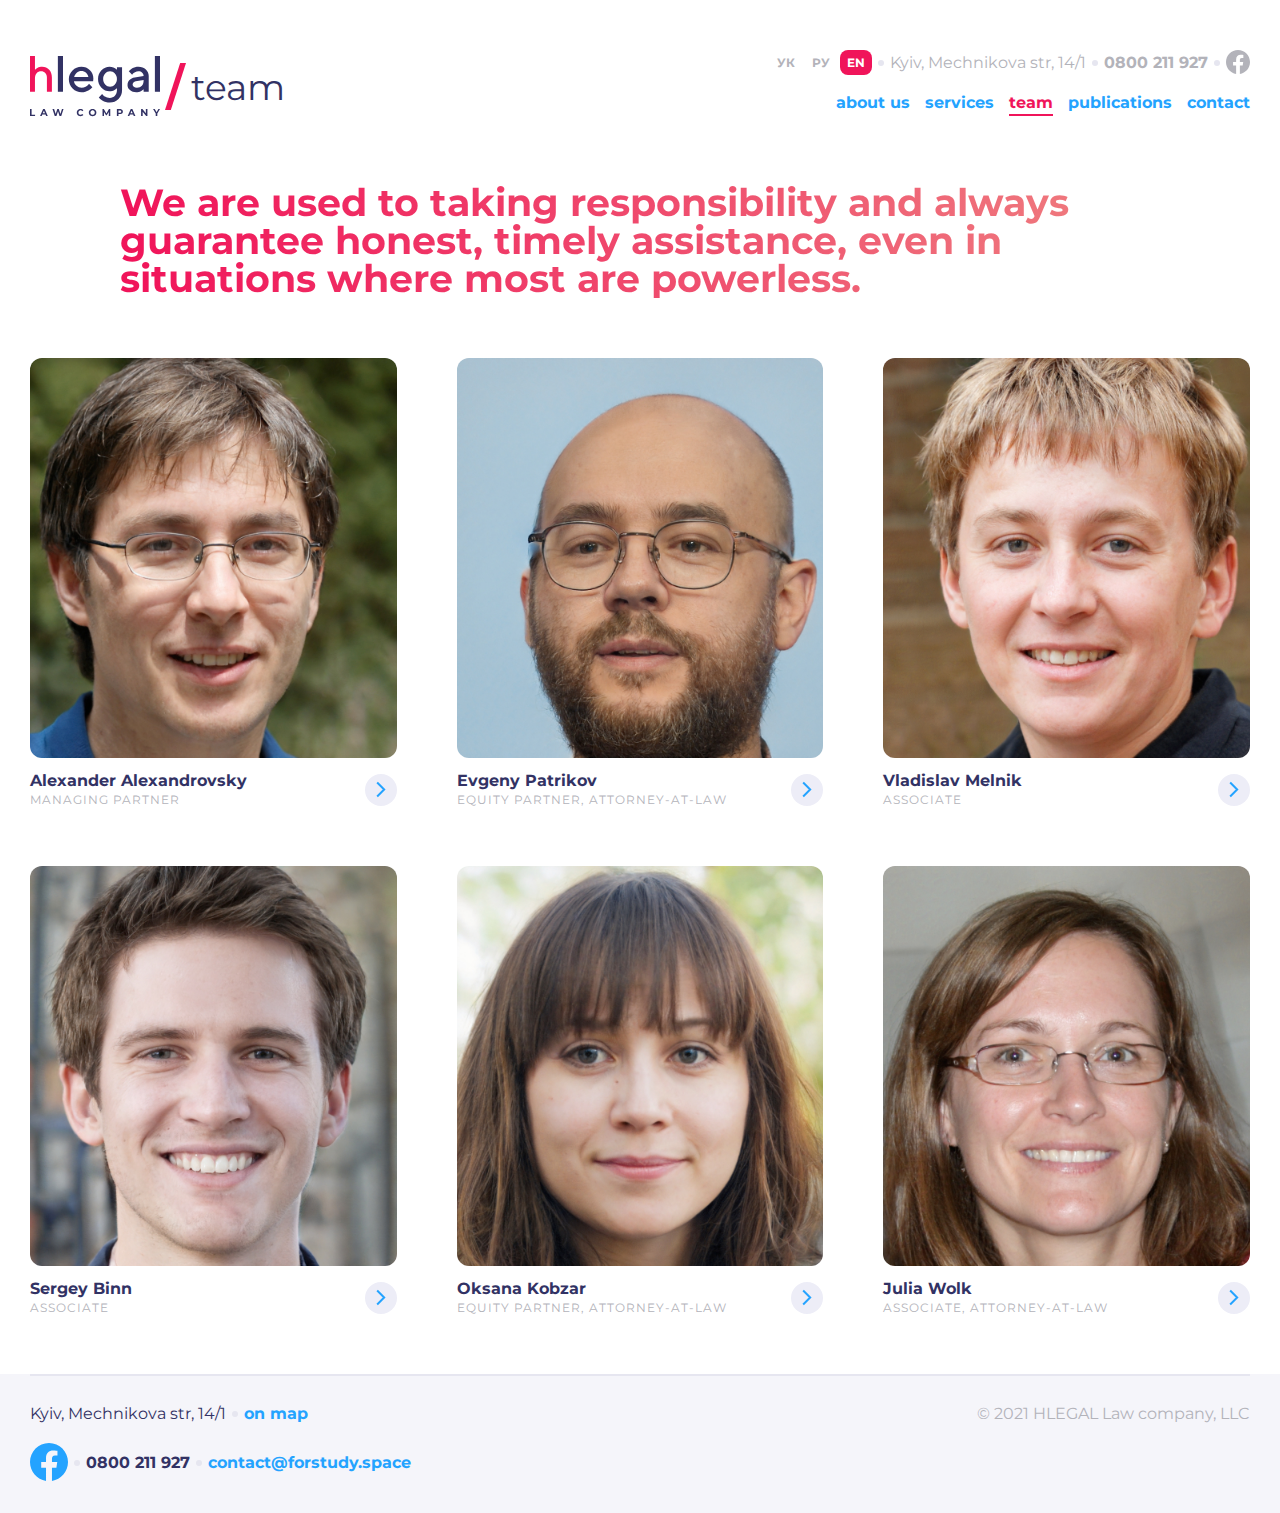
<file: team.html>
<!DOCTYPE html>
<html lang="en">

<head>
    <meta charset="UTF-8">
    <meta http-equiv="X-UA-Compatible" content="IE=edge">
    <meta name="viewport" content="width=device-width, initial-scale=1.0">
    <link rel="apple-touch-icon" sizes="180x180" href="./assets/favicon_io/apple-touch-icon.png">
    <link rel="icon" type="image/png" sizes="32x32" href="./assets/favicon_io/favicon-32x32.png">
    <link rel="icon" type="image/png" sizes="16x16" href="./assets/favicon_io/favicon-16x16.png">
    <link rel="manifest" href="./assets/favicon_io/site.webmanifest">
    <link rel="stylesheet" href="./style/reset.css">
    <link rel="stylesheet" href="./style/fonts.css">
    <link rel="stylesheet" href="./style/team/main.css">
    <title>Team</title>
</head>

<body>
    <header class="header">
        <div class="container">
            <div class="header__inner">
                <div class="header__logo-page">
                    <a href="./index.html" class="header__logo"><img src="./assets/images/header-footer/Logo.svg"
                            alt="Logo"></a>
                    <div class="header__slash"><img src="./assets/images/header-footer/Slash.svg" alt="Slash"></div>
                    <a href="./team.html" class="header__page">team</a>
                    <input type="checkbox" id="checkbox" class="mobile-menu__checkbox">
                    <label for="checkbox" class="mobile-menu__btn">
                        <span class="mobile-menu__icon"></span>
                    </label>
                    <div class="mobile-menu__wrapper">
                        <div class="mobile-menu__list">
                            <label for="checkbox" class="mobile-menu__btn">
                                <span class="mobile-menu__icon"></span>
                            </label>
                            <a href="./about.html" class="mobile-menu__item ">about us</a>
                            <a href="./services.html" class="mobile-menu__item">services</a>
                            <a href="./team.html" class="mobile-menu__item  mobile-menu__item--active">team</a>
                            <a href="./publications.html" class="mobile-menu__item ">publications</a>
                            <a href="./contact.html" class="mobile-menu__item">contact</a>
                        </div>
                    </div>
                </div>
                <div class="header__contact-language">
                    <div class="header__languages">
                        <a href="/" class="header__language">УК</a>
                        <a href="/" class="header__language">РУ</a>
                        <a href="/" class="header__language header__language--active">EN</a>
                    </div>
                    <div class="dot-separator"></div>
                    <a href="/" class="header__adress">Kyiv, Mechnikova str, 14/1</a>
                    <div class="dot-separator"></div>
                    <a href="/" class="header__number">0800 211 927</a>
                    <div class="dot-separator"></div>
                    <a href="/" class="header__social"><svg width="24" height="24" viewBox="0 0 24 24" fill="none"
                            xmlns="http://www.w3.org/2000/svg">
                            <path
                                d="M24 12.0733C24 5.40541 18.6274 0 12 0C5.37258 0 0 5.40541 0 12.0733C0 18.0995 4.38823 23.0943 10.125 24V15.5633H7.07813V12.0733H10.125V9.41343C10.125 6.38755 11.9165 4.71615 14.6576 4.71615C15.9705 4.71615 17.3438 4.95195 17.3438 4.95195V7.92313H15.8306C14.3399 7.92313 13.875 8.85379 13.875 9.80857V12.0733H17.2031L16.6711 15.5633H13.875V24C19.6118 23.0943 24 18.0995 24 12.0733Z"
                                fill="#B3B3BA" />
                        </svg>
                    </a>
                </div>
                <nav class="header__navigation">
                    <a href="./about.html" class="header__link ">about us</a>
                    <a href="./services.html" class="header__link">services</a>
                    <a href="./team.html" class="header__link  header__link--active">team</a>
                    <a href="./publications.html" class="header__link ">publications</a>
                    <a href="./contact.html" class="header__link ">contact</a>
                </nav>
            </div>
        </div>
    </header>
    <section class="section-main">
        <div class="container">
            <h1 class="hero-title">We are used to taking responsibility and always guarantee honest, timely assistance,
                even in situations where most are powerless.</h1>
            <div class="section-main__grid-container">
                <a href="/" class="card">
                    <div class="card-image"><img src="./assets/images/teampage/Team-1.jpg" alt="team-member"></div>
                    <div class="card-info">
                        <div class="card-name">
                            <h4 class="title title--small">Alexander Alexandrovsky</h4>
                            <span class="text text--small-gray">Managing partner</span>
                        </div>
                        <div class="card__icon"><svg width="10" height="17" viewBox="0 0 10 17" fill="none"
                                xmlns="http://www.w3.org/2000/svg">
                                <path d="M1.16675 15.5L8.16675 8.5L1.16675 1.5" stroke="#24A3FF" stroke-width="2" />
                            </svg>
                        </div>
                    </div>
                </a>
                <a href="/" class="card">
                    <div class="card-image"><img src="./assets/images/teampage/Team-2.jpg" alt="team-member"></div>
                    <div class="card-info">
                        <div class="card-name">
                            <h4 class="title title--small">Evgeny Patrikov</h4>
                            <span class="text text--small-gray">Equity partner, Attorney-at-law</span>
                        </div>
                        <div class="card__icon"><svg width="10" height="17" viewBox="0 0 10 17" fill="none"
                                xmlns="http://www.w3.org/2000/svg">
                                <path d="M1.16675 15.5L8.16675 8.5L1.16675 1.5" stroke="#24A3FF" stroke-width="2" />
                            </svg>
                        </div>
                    </div>
                </a>
                <a href="/" class="card">
                    <div class="card-image"><img src="./assets/images/teampage/Team-3.jpg" alt="team-member"></div>
                    <div class="card-info">
                        <div class="card-name">
                            <h4 class="title title--small">Vladislav Melnik</h4>
                            <span class="text text--small-gray">Associate</span>
                        </div>
                        <div class="card__icon"><svg width="10" height="17" viewBox="0 0 10 17" fill="none"
                                xmlns="http://www.w3.org/2000/svg">
                                <path d="M1.16675 15.5L8.16675 8.5L1.16675 1.5" stroke="#24A3FF" stroke-width="2" />
                            </svg>
                        </div>
                    </div>
                </a>
                <a href="/" class="card">
                    <div class="card-image"><img src="./assets/images/teampage/Team-4.jpg" alt="team-member"></div>
                    <div class="card-info">
                        <div class="card-name">
                            <h4 class="title title--small">Sergey Binn</h4>
                            <span class="text text--small-gray">Associate</span>
                        </div>
                        <div class="card__icon"><svg width="10" height="17" viewBox="0 0 10 17" fill="none"
                                xmlns="http://www.w3.org/2000/svg">
                                <path d="M1.16675 15.5L8.16675 8.5L1.16675 1.5" stroke="#24A3FF" stroke-width="2" />
                            </svg>
                        </div>
                    </div>
                </a>
                <a href="./team-entry.html" class="card">
                    <div class="card-image"><img src="./assets/images/teampage/Team-5.jpg" alt="team-member"></div>
                    <div class="card-info">
                        <div class="card-name">
                            <h4 class="title title--small">Oksana Kobzar</h4>
                            <span class="text text--small-gray">Equity partner, Attorney-at-law</span>
                        </div>
                        <div class="card__icon"><svg width="10" height="17" viewBox="0 0 10 17" fill="none"
                                xmlns="http://www.w3.org/2000/svg">
                                <path d="M1.16675 15.5L8.16675 8.5L1.16675 1.5" stroke="#24A3FF" stroke-width="2" />
                            </svg>
                        </div>
                    </div>
                </a>
                <a href="/" class="card">
                    <div class="card-image"><img src="./assets/images/teampage/Team-6.jpg" alt="team-member"></div>
                    <div class="card-info">
                        <div class="card-name">
                            <h4 class="title title--small">Julia Wolk</h4>
                            <span class="text text--small-gray">Associate, Attorney-at-law</span>
                        </div>
                        <div class="card__icon"><svg width="10" height="17" viewBox="0 0 10 17" fill="none"
                                xmlns="http://www.w3.org/2000/svg">
                                <path d="M1.16675 15.5L8.16675 8.5L1.16675 1.5" stroke="#24A3FF" stroke-width="2" />
                            </svg>
                        </div>
                    </div>
                </a>
            </div>
        </div>
    </section>
    <footer class="footer">
        <div class="container">
            <div class="footer__inner">
                <div class="footer__info">
                    <div class="footer__adress">
                        <div class="text">Kyiv, Mechnikova str, 14/1</div>
                        <div class="dot-separator"></div>
                        <a href="/" class="link">on map</a>
                    </div>
                    <div class="footer__contact">
                        <a href="/" class="footer__social">
                            <svg width="38" height="38" viewBox="0 0 38 38" fill="none"
                                xmlns="http://www.w3.org/2000/svg">
                                <path
                                    d="M38 19.1161C38 8.55857 29.4934 0 19 0C8.50658 0 0 8.55857 0 19.1161C0 28.6575 6.94803 36.5659 16.0312 38V24.6419H11.207V19.1161H16.0312V14.9046C16.0312 10.1136 18.8678 7.46723 23.2078 7.46723C25.2866 7.46723 27.4609 7.84059 27.4609 7.84059V12.545H25.0651C22.7048 12.545 21.9688 14.0185 21.9688 15.5302V19.1161H27.2383L26.3959 24.6419H21.9688V38C31.052 36.5659 38 28.6575 38 19.1161Z"
                                    fill="#24A3FF" />
                            </svg>
                        </a>
                        <div class="dot-separator"></div>
                        <a href="/" class="text">0800 211 927</a>
                        <div class="dot-separator"></div>
                        <a href="/" class="link">contact@forstudy.space</a>
                    </div>
                </div>
                <div class="copyright">© 2021 HLEGAL Law company, LLC</div>
            </div>
        </div>
    </footer>
</body>

</html>
</file>
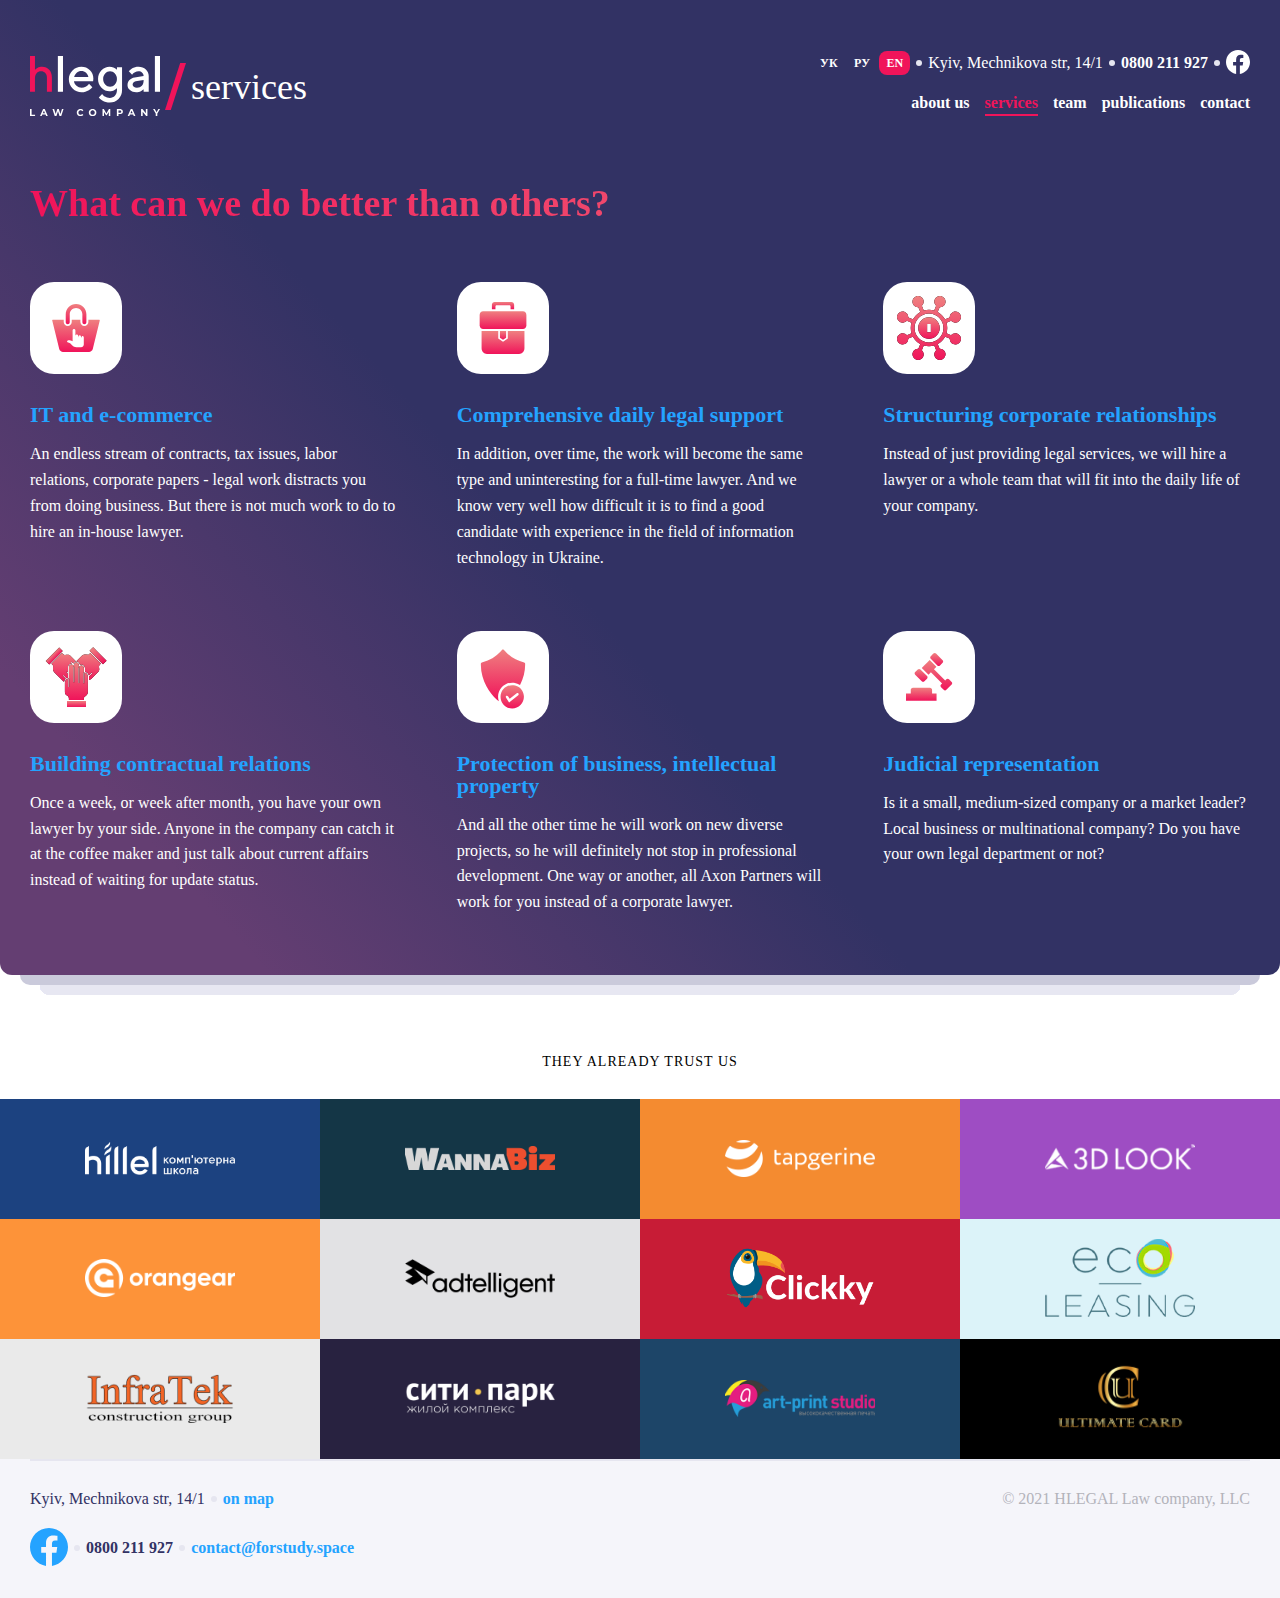
<file: pages/services.html>
<!DOCTYPE html>
<html lang="en">

<head>
    <meta charset="UTF-8">
    <meta http-equiv="X-UA-Compatible" content="IE=edge">
    <meta name="viewport" content="width=device-width, initial-scale=1.0">
    <link rel="apple-touch-icon" sizes="180x180" href="../assets/favicon_io/apple-touch-icon.png">
    <link rel="icon" type="image/png" sizes="32x32" href="../assets/favicon_io/favicon-32x32.png">
    <link rel="icon" type="image/png" sizes="16x16" href="../assets/favicon_io/favicon-16x16.png">
    <link rel="manifest" href="../assets/favicon_io/site.webmanifest">
    <link rel="stylesheet" href="../style/reset.css">
    <link rel="stylesheet" href="../style/services/main.css">
    <title>Services</title>
</head>

<body>
    <header class="header">
        <div class="container">
            <div class="header__inner">
                <div class="header__logo-page">
                    <a href="../index.html" class="header__logo"><img
                            src="../assets/images/header-footer/Logo-white.svg" alt="Logo"></a>
                    <div class="header__slash"><img src="../assets/images/header-footer/Slash.svg" alt="Slash"></div>
                    <a href="./services.html" class="header__page">services</a>
                    <input type="checkbox" id="checkbox" class="mobile-menu__checkbox">
                    <label for="checkbox" class="mobile-menu__btn">
                        <div class="mobile-menu__icon"></div>
                    </label>
                    <div class="mobile-menu__wrapper">
                        <div class="mobile-menu__list">
                            <label for="checkbox" class="mobile-menu__btn">
                                <div class="mobile-menu__icon"></div>
                            </label>
                            <a href="/" class="mobile-menu__item ">about us</a>
                            <a href="./services.html" class="mobile-menu__item mobile-menu__item--active">services</a>
                            <a href="/" class="mobile-menu__item">team</a>
                            <a href="/" class="mobile-menu__item">publications</a>
                            <a href="/" class="mobile-menu__item">contact</a>
                        </div>
                    </div>
                </div>
                <div class="header__contact-language">
                    <div class="header__languages">
                        <a href="/" class="header__language">УК</a>
                        <a href="/" class="header__language">РУ</a>
                        <a href="/" class="header__language header__language--active">EN</a>
                    </div>
                    <div class="dot-separator"></div>
                    <a href="/" class="header__adress">Kyiv, Mechnikova str, 14/1</a>
                    <div class="dot-separator"></div>
                    <a href="/" class="header__number">0800 211 927</a>
                    <div class="dot-separator"></div>
                    <a href="/" class="header__social"><svg width="24" height="24" viewBox="0 0 24 24" fill="none"
                            xmlns="http://www.w3.org/2000/svg">
                            <path
                                d="M24 12.0733C24 5.40541 18.6274 0 12 0C5.37258 0 0 5.40541 0 12.0733C0 18.0995 4.38823 23.0943 10.125 24V15.5633H7.07813V12.0733H10.125V9.41343C10.125 6.38755 11.9165 4.71615 14.6576 4.71615C15.9705 4.71615 17.3438 4.95195 17.3438 4.95195V7.92313H15.8306C14.3399 7.92313 13.875 8.85379 13.875 9.80857V12.0733H17.2031L16.6711 15.5633H13.875V24C19.6118 23.0943 24 18.0995 24 12.0733Z"
                                fill="#B3B3BA" />
                        </svg>
                    </a>
                </div>
                <nav class="header__navigation">
                    <a href="/" class="header__link ">about us</a>
                    <a href="./services.html" class="header__link header__link--active">services</a>
                    <a href="/" class="header__link">team</a>
                    <a href="/" class="header__link">publications</a>
                    <a href="/" class="header__link">contact</a>
                </nav>
            </div>
        </div>
    </header>
    <section class="section-main">
        <div class="container">
            <div class="section-main__cards">
                <h2 class="hero-title">What can we do better than others?</h2>
                <div class="section-main__cards-container">
                    <a href="/" class="section-main__card">
                        <div class="section-main__card-item"><svg width="64" height="64" viewBox="0 0 64 64" fill="none"
                                xmlns="http://www.w3.org/2000/svg">
                                <path
                                    d="M23.7339 28.125C24.8379 28.125 25.7339 27.229 25.7339 26.125V18.325C25.7339 14.838 28.5709 12 32.0579 12C35.5449 12 38.3829 14.838 38.3829 18.325V26.125C38.3829 27.229 39.2779 28.125 40.3829 28.125C41.4869 28.125 42.3829 27.229 42.3829 26.125V18.325C42.3839 12.632 37.7519 8 32.0579 8C26.3659 8 21.7339 12.632 21.7339 18.325V26.125C21.7339 27.229 22.6299 28.125 23.7339 28.125Z"
                                    fill="url(#paint0_linear_22728_10153)" />
                                <path
                                    d="M55 23.6309H44.384V26.1249C44.384 28.3309 42.59 30.1249 40.384 30.1249C38.178 30.1249 36.384 28.3309 36.384 26.1249V23.6309H27.735V26.1249C27.735 28.3309 25.941 30.1249 23.735 30.1249C21.529 30.1249 19.735 28.3309 19.735 26.1249V23.6309H8.99997C8.44797 23.6309 8.10697 24.0659 8.23797 24.6019L15.236 53.0989C15.658 54.7009 17.344 55.9999 19 55.9999H45C46.658 55.9999 48.342 54.7009 48.766 53.0989L55.762 24.6019C55.893 24.0649 55.553 23.6309 55 23.6309Z"
                                    fill="url(#paint1_linear_22728_10153)" />
                                <path
                                    d="M28.6001 34.4C28.6001 33.6265 29.2266 33 30.0001 33C30.7736 33 31.4001 33.6265 31.4001 34.4V41.35L31.4001 40C31.4001 39.2265 32.0266 38.6 32.8001 38.6C33.5736 38.6 34.2001 39.2265 34.2001 40V41.6764C34.2127 40.9141 34.8346 39.3 35.6 39.3C36.3731 39.3 36.9999 39.9268 37 40.7C37 40.7 37.0411 41.7411 37.1332 41.8033C37.3572 41.3285 37.8402 40 38.4 40C39.1732 40 39.8 40.6268 39.8 41.4V48.4C39.8 49.9463 38.5463 51.2 37 51.2H32.3198C30.8344 51.2 29.4099 50.6099 28.3599 49.5599L26.15 47.35L23 45.9402C23.0051 44.6033 24.0526 44.2 25.1 44.2C26.0023 44.2 26.8136 44.3407 28.6 45.25L28.6001 34.4Z"
                                    fill="white" />
                                <defs>
                                    <linearGradient id="paint0_linear_22728_10153" x1="32.0584" y1="8" x2="32.0584"
                                        y2="28.125" gradientUnits="userSpaceOnUse">
                                        <stop stop-color="#EF8080" />
                                        <stop offset="1" stop-color="#F0145A" />
                                    </linearGradient>
                                    <linearGradient id="paint1_linear_22728_10153" x1="32" y1="23.6309" x2="32"
                                        y2="55.9999" gradientUnits="userSpaceOnUse">
                                        <stop stop-color="#EF8080" />
                                        <stop offset="1" stop-color="#F0145A" />
                                    </linearGradient>
                                </defs>
                            </svg>
                        </div>
                        <h4 class="title title--medium">IT and e-commerce</h4>
                        <p class="text">An endless stream of contracts, tax issues, labor relations, corporate papers -
                            legal work distracts you from doing business. But there is not much work to do to hire an
                            in-house lawyer.</p>
                    </a>
                    <a href="/" class="section-main__card">
                        <div class="section-main__card-item"><svg width="64" height="64" viewBox="0 0 64 64" fill="none"
                                xmlns="http://www.w3.org/2000/svg">
                                <path fill-rule="evenodd" clip-rule="evenodd"
                                    d="M53.4513 35.0762V52.3713C53.4513 55.4647 51.027 57.9997 48.0632 57.9997H15.9702C13.0064 57.9997 10.5822 55.4647 10.5822 52.3713V35.0762H27.2482V42.587L32.0167 45.7204L36.7852 42.587V35.0762H53.4513Z"
                                    fill="url(#paint0_linear_22728_10159)" />
                                <path fill-rule="evenodd" clip-rule="evenodd"
                                    d="M28.9185 35.0762V41.6847L32.0166 43.7202L35.1147 41.6847V35.0762H28.9185Z"
                                    fill="url(#paint1_linear_22728_10159)" />
                                <path fill-rule="evenodd" clip-rule="evenodd"
                                    d="M12.0734 15.1426H51.9599C53.8423 15.1426 55.3808 16.8507 55.3808 18.938V29.1912C55.3808 31.2786 53.8423 32.9867 51.9599 32.9867H36.314H27.7194H12.0734C10.191 32.9867 8.65259 31.2786 8.65259 29.1912V18.938C8.65259 16.8507 10.191 15.1426 12.0734 15.1426Z"
                                    fill="url(#paint2_linear_22728_10159)" />
                                <path fill-rule="evenodd" clip-rule="evenodd"
                                    d="M23.7119 5.95508H40.3214C41.8646 5.95508 43.1274 7.21788 43.1274 8.76103V13.1384H39.5699V10.5516C39.5699 9.8542 38.9998 9.2817 38.3024 9.2817H25.731C25.0336 9.2817 24.4635 9.8542 24.4635 10.5516V13.1384H20.9059V8.76103C20.9059 7.21788 22.1687 5.95508 23.7119 5.95508Z"
                                    fill="url(#paint3_linear_22728_10159)" />
                                <defs>
                                    <linearGradient id="paint0_linear_22728_10159" x1="32.0167" y1="35.0762"
                                        x2="32.0167" y2="57.9997" gradientUnits="userSpaceOnUse">
                                        <stop stop-color="#EF8080" />
                                        <stop offset="1" stop-color="#F0145A" />
                                    </linearGradient>
                                    <linearGradient id="paint1_linear_22728_10159" x1="32.0166" y1="35.0762"
                                        x2="32.0166" y2="43.7202" gradientUnits="userSpaceOnUse">
                                        <stop stop-color="#EF8080" />
                                        <stop offset="1" stop-color="#F0145A" />
                                    </linearGradient>
                                    <linearGradient id="paint2_linear_22728_10159" x1="32.0167" y1="15.1426"
                                        x2="32.0167" y2="32.9867" gradientUnits="userSpaceOnUse">
                                        <stop stop-color="#EF8080" />
                                        <stop offset="1" stop-color="#F0145A" />
                                    </linearGradient>
                                    <linearGradient id="paint3_linear_22728_10159" x1="32.0167" y1="5.95508"
                                        x2="32.0167" y2="13.1384" gradientUnits="userSpaceOnUse">
                                        <stop stop-color="#EF8080" />
                                        <stop offset="1" stop-color="#F0145A" />
                                    </linearGradient>
                                </defs>
                            </svg>
                        </div>
                        <h4 class="title title--medium">Comprehensive daily
                            legal support</h4>
                        <p class="text">In addition, over time, the work will become the same type and uninteresting for
                            a full-time lawyer. And we know very well how difficult it is to find a good candidate with
                            experience in the field of information technology in Ukraine.</p>
                    </a>
                    <a href="/" class="section-main__card">
                        <div class="section-main__card-item"><svg width="64" height="64" viewBox="0 0 64 64" fill="none"
                                xmlns="http://www.w3.org/2000/svg">
                                <g clip-path="url(#clip0_22728_10165)">
                                    <path
                                        d="M60.5264 37.7273C59.8389 37.4426 59.1151 37.2982 58.3752 37.2982C56.7435 37.2982 55.2362 37.9946 54.1896 39.1615L52.9696 38.6562L49.4895 37.2147C49.9834 35.5616 50.2499 33.8113 50.2499 31.9998C50.2499 30.1883 49.9832 28.4381 49.4895 26.7849L52.9696 25.3435L54.1896 24.8381C55.2362 26.0051 56.7435 26.7014 58.3752 26.7014C59.1151 26.7014 59.8389 26.5571 60.5264 26.2722C63.3917 25.0852 64.7575 21.7883 63.5705 18.9227C62.6965 16.8128 60.656 15.4493 58.3722 15.4493C57.6324 15.4493 56.9086 15.5937 56.2211 15.8786C53.9629 16.814 52.6374 19.0598 52.7574 21.3722L51.5303 21.8805L48.0513 23.3215C46.3611 20.208 43.7916 17.6383 40.6781 15.9483L42.1191 12.4694L42.6269 11.2436C42.7253 11.2487 42.8239 11.2517 42.9229 11.2517C45.2068 11.2517 47.2471 9.88836 48.1213 7.77836C49.3081 4.91287 47.9425 1.61587 45.077 0.428874C44.3894 0.144375 43.6658 0 42.9259 0C40.642 0 38.6017 1.36337 37.7275 3.47337C36.7922 5.73161 37.4429 8.25698 39.1629 9.80723L38.6564 11.0301L37.2149 14.5102C35.5618 14.0165 33.8115 13.7498 32 13.7498C30.1885 13.7498 28.4383 14.0165 26.7852 14.5102L25.3437 11.0301L24.8372 9.80723C26.5572 8.25698 27.2079 5.73161 26.2725 3.47324C25.3984 1.36337 23.3578 0 21.0741 0C20.3342 0 19.6104 0.144375 18.9229 0.429249C16.0576 1.61625 14.6918 4.91312 15.8788 7.77874C16.7528 9.88861 18.7933 11.2521 21.0771 11.2521C21.1761 11.2521 21.2747 11.2491 21.3731 11.244L21.8808 12.4697L23.3218 15.9487C20.2083 17.6388 17.6387 20.2083 15.9487 23.3218L12.4697 21.8808L11.2426 21.3726C11.3626 19.0602 10.0371 16.8143 7.77883 15.8788C7.09133 15.5941 6.36758 15.4497 5.62771 15.4497C3.34384 15.4497 1.30347 16.8131 0.429344 18.9231C-0.757529 21.7886 0.608094 25.0856 3.47359 26.2726C4.16109 26.5573 4.88484 26.7017 5.62471 26.7017C7.25646 26.7017 8.7637 26.0053 9.81033 24.8383L11.0303 25.3437L14.5104 26.7852C14.0166 28.4383 13.7501 30.1886 13.7501 32.0001C13.7501 33.8116 14.0167 35.5618 14.5104 37.2149L11.0302 38.6562L9.8102 39.1615C8.76358 37.9946 7.25633 37.2982 5.62458 37.2982C4.88471 37.2982 4.16096 37.4426 3.47346 37.7274C0.608094 38.9144 -0.757654 42.2113 0.429344 45.0769C1.30334 47.1868 3.34384 48.5503 5.62758 48.5503C6.36746 48.5503 7.09121 48.4059 7.77871 48.121C10.037 47.1857 11.3624 44.9398 11.2424 42.6274L12.4696 42.1192L15.9486 40.6782C17.6387 43.7917 20.2082 46.3613 23.3217 48.0513L21.8807 51.5303L21.3729 52.756C21.2746 52.7509 21.1759 52.7479 21.0769 52.7479C18.7931 52.7479 16.7527 54.1113 15.8786 56.2213C14.6917 59.0868 16.0573 62.3838 18.9228 63.5708C19.6103 63.8555 20.3341 63.9999 21.0739 63.9999C23.3578 63.9999 25.3982 62.6365 26.2723 60.5265C27.2077 58.2683 26.5569 55.7429 24.8369 54.1926L25.3434 52.9698L26.7849 49.4897C28.438 49.9834 30.1883 50.25 31.9998 50.25C33.8113 50.25 35.5615 49.9834 37.2146 49.4897L38.6561 52.9698L39.1626 54.1926C37.4426 55.7429 36.7919 58.2683 37.7273 60.5266C38.6013 62.6365 40.6418 64 42.9255 64C43.6654 64 44.3891 63.8556 45.0766 63.5708C47.942 62.3838 49.3078 59.0869 48.1208 56.2213C47.2468 54.1114 45.2063 52.7479 42.9225 52.7479C42.8235 52.7479 42.7249 52.7509 42.6265 52.756L42.1188 51.5303L40.6778 48.0513C43.7913 46.3612 46.3609 43.7917 48.0509 40.6782L51.5299 42.1192L52.757 42.6274C52.637 44.9398 53.9625 47.1857 56.2207 48.1212C56.9082 48.4059 57.632 48.5503 58.3719 48.5503C60.6557 48.5503 62.6961 47.1869 63.5702 45.0769C64.7575 42.2113 63.392 38.9143 60.5264 37.7273ZM32 46.4998C24.0048 46.4998 17.5001 39.995 17.5001 31.9998C17.5001 24.0046 24.0048 17.4998 32 17.4998C39.9953 17.4998 46.5 24.0046 46.5 31.9998C46.5 39.995 39.9951 46.4998 32 46.4998Z"
                                        fill="black" />
                                    <path
                                        d="M60.5264 37.7273C59.8389 37.4426 59.1151 37.2982 58.3752 37.2982C56.7435 37.2982 55.2362 37.9946 54.1896 39.1615L52.9696 38.6562L49.4895 37.2147C49.9834 35.5616 50.2499 33.8113 50.2499 31.9998C50.2499 30.1883 49.9832 28.4381 49.4895 26.7849L52.9696 25.3435L54.1896 24.8381C55.2362 26.0051 56.7435 26.7014 58.3752 26.7014C59.1151 26.7014 59.8389 26.5571 60.5264 26.2722C63.3917 25.0852 64.7575 21.7883 63.5705 18.9227C62.6965 16.8128 60.656 15.4493 58.3722 15.4493C57.6324 15.4493 56.9086 15.5937 56.2211 15.8786C53.9629 16.814 52.6374 19.0598 52.7574 21.3722L51.5303 21.8805L48.0513 23.3215C46.3611 20.208 43.7916 17.6383 40.6781 15.9483L42.1191 12.4694L42.6269 11.2436C42.7253 11.2487 42.8239 11.2517 42.9229 11.2517C45.2068 11.2517 47.2471 9.88836 48.1213 7.77836C49.3081 4.91287 47.9425 1.61587 45.077 0.428874C44.3894 0.144375 43.6658 0 42.9259 0C40.642 0 38.6017 1.36337 37.7275 3.47337C36.7922 5.73161 37.4429 8.25698 39.1629 9.80723L38.6564 11.0301L37.2149 14.5102C35.5618 14.0165 33.8115 13.7498 32 13.7498C30.1885 13.7498 28.4383 14.0165 26.7852 14.5102L25.3437 11.0301L24.8372 9.80723C26.5572 8.25698 27.2079 5.73161 26.2725 3.47324C25.3984 1.36337 23.3578 0 21.0741 0C20.3342 0 19.6104 0.144375 18.9229 0.429249C16.0576 1.61625 14.6918 4.91312 15.8788 7.77874C16.7528 9.88861 18.7933 11.2521 21.0771 11.2521C21.1761 11.2521 21.2747 11.2491 21.3731 11.244L21.8808 12.4697L23.3218 15.9487C20.2083 17.6388 17.6387 20.2083 15.9487 23.3218L12.4697 21.8808L11.2426 21.3726C11.3626 19.0602 10.0371 16.8143 7.77883 15.8788C7.09133 15.5941 6.36758 15.4497 5.62771 15.4497C3.34384 15.4497 1.30347 16.8131 0.429344 18.9231C-0.757529 21.7886 0.608094 25.0856 3.47359 26.2726C4.16109 26.5573 4.88484 26.7017 5.62471 26.7017C7.25646 26.7017 8.7637 26.0053 9.81033 24.8383L11.0303 25.3437L14.5104 26.7852C14.0166 28.4383 13.7501 30.1886 13.7501 32.0001C13.7501 33.8116 14.0167 35.5618 14.5104 37.2149L11.0302 38.6562L9.8102 39.1615C8.76358 37.9946 7.25633 37.2982 5.62458 37.2982C4.88471 37.2982 4.16096 37.4426 3.47346 37.7274C0.608094 38.9144 -0.757654 42.2113 0.429344 45.0769C1.30334 47.1868 3.34384 48.5503 5.62758 48.5503C6.36746 48.5503 7.09121 48.4059 7.77871 48.121C10.037 47.1857 11.3624 44.9398 11.2424 42.6274L12.4696 42.1192L15.9486 40.6782C17.6387 43.7917 20.2082 46.3613 23.3217 48.0513L21.8807 51.5303L21.3729 52.756C21.2746 52.7509 21.1759 52.7479 21.0769 52.7479C18.7931 52.7479 16.7527 54.1113 15.8786 56.2213C14.6917 59.0868 16.0573 62.3838 18.9228 63.5708C19.6103 63.8555 20.3341 63.9999 21.0739 63.9999C23.3578 63.9999 25.3982 62.6365 26.2723 60.5265C27.2077 58.2683 26.5569 55.7429 24.8369 54.1926L25.3434 52.9698L26.7849 49.4897C28.438 49.9834 30.1883 50.25 31.9998 50.25C33.8113 50.25 35.5615 49.9834 37.2146 49.4897L38.6561 52.9698L39.1626 54.1926C37.4426 55.7429 36.7919 58.2683 37.7273 60.5266C38.6013 62.6365 40.6418 64 42.9255 64C43.6654 64 44.3891 63.8556 45.0766 63.5708C47.942 62.3838 49.3078 59.0869 48.1208 56.2213C47.2468 54.1114 45.2063 52.7479 42.9225 52.7479C42.8235 52.7479 42.7249 52.7509 42.6265 52.756L42.1188 51.5303L40.6778 48.0513C43.7913 46.3612 46.3609 43.7917 48.0509 40.6782L51.5299 42.1192L52.757 42.6274C52.637 44.9398 53.9625 47.1857 56.2207 48.1212C56.9082 48.4059 57.632 48.5503 58.3719 48.5503C60.6557 48.5503 62.6961 47.1869 63.5702 45.0769C64.7575 42.2113 63.392 38.9143 60.5264 37.7273ZM32 46.4998C24.0048 46.4998 17.5001 39.995 17.5001 31.9998C17.5001 24.0046 24.0048 17.4998 32 17.4998C39.9953 17.4998 46.5 24.0046 46.5 31.9998C46.5 39.995 39.9951 46.4998 32 46.4998Z"
                                        fill="url(#paint0_linear_22728_10165)" />
                                    <path
                                        d="M32.0001 21.25C26.0726 21.25 21.2501 26.0725 21.2501 32C21.2501 37.9275 26.0726 42.75 32.0001 42.75C37.9276 42.75 42.7501 37.9275 42.7501 32C42.7501 26.0725 37.9276 21.25 32.0001 21.25ZM33.8751 36.125H30.1251V27.875H33.8751V36.125Z"
                                        fill="black" />
                                    <path
                                        d="M32.0001 21.25C26.0726 21.25 21.2501 26.0725 21.2501 32C21.2501 37.9275 26.0726 42.75 32.0001 42.75C37.9276 42.75 42.7501 37.9275 42.7501 32C42.7501 26.0725 37.9276 21.25 32.0001 21.25ZM33.8751 36.125H30.1251V27.875H33.8751V36.125Z"
                                        fill="url(#paint1_linear_22728_10165)" />
                                </g>
                                <defs>
                                    <linearGradient id="paint0_linear_22728_10165" x1="31.9999" y1="0" x2="31.9999"
                                        y2="64" gradientUnits="userSpaceOnUse">
                                        <stop stop-color="#EF8080" />
                                        <stop offset="1" stop-color="#F0145A" />
                                    </linearGradient>
                                    <linearGradient id="paint1_linear_22728_10165" x1="32.0001" y1="21.25" x2="32.0001"
                                        y2="42.75" gradientUnits="userSpaceOnUse">
                                        <stop stop-color="#EF8080" />
                                        <stop offset="1" stop-color="#F0145A" />
                                    </linearGradient>
                                    <clipPath id="clip0_22728_10165">
                                        <rect width="64" height="64" fill="white" />
                                    </clipPath>
                                </defs>
                            </svg>
                        </div>
                        <h4 class="title title--medium">Structuring corporate relationships</h4>
                        <p class="text">Instead of just providing legal services, we will hire a lawyer or a whole team
                            that will fit into the daily life of your company.</p>
                    </a>
                    <a href="/" class="section-main__card">
                        <div class="section-main__card-item"><svg width="64" height="64" viewBox="0 0 64 64" fill="none"
                                xmlns="http://www.w3.org/2000/svg">
                                <path d="M42.0057 56H23.0057V62H42.0057V56Z" fill="black" />
                                <path d="M42.0057 56H23.0057V62H42.0057V56Z" fill="url(#paint0_linear_22728_10172)" />
                                <path
                                    d="M15.1727 2.45168L1.73761 15.8867L5.27315 19.4223L18.7082 5.98722L15.1727 2.45168Z"
                                    fill="black" />
                                <path
                                    d="M15.1727 2.45168L1.73761 15.8867L5.27315 19.4223L18.7082 5.98722L15.1727 2.45168Z"
                                    fill="url(#paint1_linear_22728_10172)" />
                                <path
                                    d="M49.1127 2.31995L45.5771 5.85547L59.0122 19.2905L62.5477 15.755L49.1127 2.31995Z"
                                    fill="black" />
                                <path
                                    d="M49.1127 2.31995L45.5771 5.85547L59.0122 19.2905L62.5477 15.755L49.1127 2.31995Z"
                                    fill="url(#paint2_linear_22728_10172)" />
                                <path
                                    d="M44.5563 9.70843L41.865 9.59436C41.089 9.48482 40.2981 9.55713 39.5548 9.80558C38.8115 10.054 38.1361 10.4718 37.5819 11.026L32.0774 16.5305L26.3239 10.7769C25.8243 10.2888 25.2011 9.94628 24.5213 9.78612C23.8415 9.62596 23.1309 9.65426 22.466 9.86798C21.8388 10.0587 21.1715 10.0755 20.5355 9.9164C19.8994 9.75732 19.3186 9.42842 18.855 8.96483L18.0011 8.11095L7.39447 18.7175L9.12247 20.4455L9.00839 23.1368C8.89885 23.9128 8.97115 24.7037 9.2196 25.447C9.46805 26.1903 9.88584 26.8657 10.44 27.4199L20.0524 37.0324C20.1809 35.7705 20.7855 34.6051 21.7431 33.7734L18.7482 30.7785L19.4553 30.0714L22.5835 33.1996C23.0269 32.9472 23.5067 32.7649 24.0059 32.6591V28.9651L22.2837 27.243L22.9908 26.5358L24.0059 27.5509V22.201C23.9947 21.3168 24.3086 20.4592 24.8878 19.791C25.4671 19.1228 26.2715 18.6904 27.1484 18.576C27.4792 18.544 27.8127 18.559 28.1392 18.6208L26.9097 17.3914L27.6169 16.6843L29.413 18.4804C29.7311 17.864 30.2232 17.3547 30.8283 17.0154C31.4333 16.6762 32.1246 16.5221 32.8164 16.5721C33.6513 16.6697 34.4258 17.0562 35.0056 17.6647C35.5854 18.2733 35.9341 19.0655 35.9912 19.9041C36.5595 19.634 37.1893 19.5194 37.8164 19.5721C38.7075 19.6788 39.5272 20.1126 40.1165 20.7895C40.7059 21.4663 41.0228 22.3379 41.0058 23.2352V26.6591C41.9159 26.8491 42.755 27.289 43.4291 27.9293C44.1031 28.5696 44.5855 29.3851 44.8219 30.2842L47.6105 27.4957L48.3176 28.2029L45.0023 31.5181C45.0024 31.5319 45.0059 31.5447 45.0059 31.5585V34.8785C45.9043 34.7845 46.7436 34.3864 47.3848 33.7501L54.2249 26.9099C54.713 26.4104 55.0556 25.7871 55.2157 25.1073C55.3759 24.4276 55.3475 23.7169 55.1338 23.0521C54.943 22.4248 54.9263 21.7575 55.0854 21.1215C55.2445 20.4854 55.5734 19.9046 56.037 19.441L56.8909 18.5871L46.2843 7.98047L44.5563 9.70843Z"
                                    fill="black" />
                                <path
                                    d="M44.5563 9.70843L41.865 9.59436C41.089 9.48482 40.2981 9.55713 39.5548 9.80558C38.8115 10.054 38.1361 10.4718 37.5819 11.026L32.0774 16.5305L26.3239 10.7769C25.8243 10.2888 25.2011 9.94628 24.5213 9.78612C23.8415 9.62596 23.1309 9.65426 22.466 9.86798C21.8388 10.0587 21.1715 10.0755 20.5355 9.9164C19.8994 9.75732 19.3186 9.42842 18.855 8.96483L18.0011 8.11095L7.39447 18.7175L9.12247 20.4455L9.00839 23.1368C8.89885 23.9128 8.97115 24.7037 9.2196 25.447C9.46805 26.1903 9.88584 26.8657 10.44 27.4199L20.0524 37.0324C20.1809 35.7705 20.7855 34.6051 21.7431 33.7734L18.7482 30.7785L19.4553 30.0714L22.5835 33.1996C23.0269 32.9472 23.5067 32.7649 24.0059 32.6591V28.9651L22.2837 27.243L22.9908 26.5358L24.0059 27.5509V22.201C23.9947 21.3168 24.3086 20.4592 24.8878 19.791C25.4671 19.1228 26.2715 18.6904 27.1484 18.576C27.4792 18.544 27.8127 18.559 28.1392 18.6208L26.9097 17.3914L27.6169 16.6843L29.413 18.4804C29.7311 17.864 30.2232 17.3547 30.8283 17.0154C31.4333 16.6762 32.1246 16.5221 32.8164 16.5721C33.6513 16.6697 34.4258 17.0562 35.0056 17.6647C35.5854 18.2733 35.9341 19.0655 35.9912 19.9041C36.5595 19.634 37.1893 19.5194 37.8164 19.5721C38.7075 19.6788 39.5272 20.1126 40.1165 20.7895C40.7059 21.4663 41.0228 22.3379 41.0058 23.2352V26.6591C41.9159 26.8491 42.755 27.289 43.4291 27.9293C44.1031 28.5696 44.5855 29.3851 44.8219 30.2842L47.6105 27.4957L48.3176 28.2029L45.0023 31.5181C45.0024 31.5319 45.0059 31.5447 45.0059 31.5585V34.8785C45.9043 34.7845 46.7436 34.3864 47.3848 33.7501L54.2249 26.9099C54.713 26.4104 55.0556 25.7871 55.2157 25.1073C55.3759 24.4276 55.3475 23.7169 55.1338 23.0521C54.943 22.4248 54.9263 21.7575 55.0854 21.1215C55.2445 20.4854 55.5734 19.9046 56.037 19.441L56.8909 18.5871L46.2843 7.98047L44.5563 9.70843Z"
                                    fill="url(#paint3_linear_22728_10172)" />
                                <path
                                    d="M29.8804 21.6901C29.8044 21.0405 29.476 20.4468 28.966 20.0373C28.4559 19.6278 27.8053 19.4353 27.1546 19.5015C26.5234 19.5886 25.9463 19.9046 25.5329 20.3894C25.1194 20.8742 24.8986 21.4941 24.9124 22.1311V33.4885C23.8515 33.4885 22.8341 33.9099 22.0839 34.66C21.3338 35.4102 20.9124 36.4276 20.9124 37.4885V47.1619C20.9205 47.8603 21.1189 48.5432 21.4864 49.1371C21.8538 49.7311 22.3763 50.2135 22.9976 50.5325C23.576 50.8412 24.0597 51.3012 24.3969 51.8634C24.7342 52.4256 24.9123 53.0689 24.9124 53.7245V54.9321H39.9124V52.4885L41.896 50.6661C42.5222 50.1948 43.0303 49.5844 43.3803 48.8831C43.7302 48.1818 43.9123 47.4088 43.9124 46.6251V31.4885C43.9124 30.4276 43.4909 29.4102 42.7408 28.66C41.9906 27.9099 40.9732 27.4885 39.9124 27.4885V23.1659C39.9293 22.5187 39.7062 21.888 39.286 21.3955C38.8657 20.903 38.2781 20.5834 37.6362 20.4983C37.0063 20.4426 36.3787 20.6285 35.8807 21.0183C35.3826 21.408 35.0513 21.9725 34.9539 22.5974H35.4124V38.0407H34.4124V22.5974H34.9124V20.1659C34.9293 19.5187 34.7062 18.888 34.286 18.3955C33.8657 17.903 33.2781 17.5834 32.6362 17.4983C32.2904 17.4673 31.942 17.5086 31.613 17.6196C31.2841 17.7306 30.9819 17.909 30.7256 18.1432C30.4694 18.3775 30.2647 18.6625 30.1247 18.9802C29.9847 19.2979 29.9124 19.6413 29.9124 19.9885V21.6901H30.4124V37.1335H29.4124V21.6901H29.8804ZM25.3115 42.0407H24.3115V34.0407H25.3115V42.0407ZM39.4124 27.799H40.4124V38.2423H39.4124V27.799Z"
                                    fill="black" />
                                <path
                                    d="M29.8804 21.6901C29.8044 21.0405 29.476 20.4468 28.966 20.0373C28.4559 19.6278 27.8053 19.4353 27.1546 19.5015C26.5234 19.5886 25.9463 19.9046 25.5329 20.3894C25.1194 20.8742 24.8986 21.4941 24.9124 22.1311V33.4885C23.8515 33.4885 22.8341 33.9099 22.0839 34.66C21.3338 35.4102 20.9124 36.4276 20.9124 37.4885V47.1619C20.9205 47.8603 21.1189 48.5432 21.4864 49.1371C21.8538 49.7311 22.3763 50.2135 22.9976 50.5325C23.576 50.8412 24.0597 51.3012 24.3969 51.8634C24.7342 52.4256 24.9123 53.0689 24.9124 53.7245V54.9321H39.9124V52.4885L41.896 50.6661C42.5222 50.1948 43.0303 49.5844 43.3803 48.8831C43.7302 48.1818 43.9123 47.4088 43.9124 46.6251V31.4885C43.9124 30.4276 43.4909 29.4102 42.7408 28.66C41.9906 27.9099 40.9732 27.4885 39.9124 27.4885V23.1659C39.9293 22.5187 39.7062 21.888 39.286 21.3955C38.8657 20.903 38.2781 20.5834 37.6362 20.4983C37.0063 20.4426 36.3787 20.6285 35.8807 21.0183C35.3826 21.408 35.0513 21.9725 34.9539 22.5974H35.4124V38.0407H34.4124V22.5974H34.9124V20.1659C34.9293 19.5187 34.7062 18.888 34.286 18.3955C33.8657 17.903 33.2781 17.5834 32.6362 17.4983C32.2904 17.4673 31.942 17.5086 31.613 17.6196C31.2841 17.7306 30.9819 17.909 30.7256 18.1432C30.4694 18.3775 30.2647 18.6625 30.1247 18.9802C29.9847 19.2979 29.9124 19.6413 29.9124 19.9885V21.6901H30.4124V37.1335H29.4124V21.6901H29.8804ZM25.3115 42.0407H24.3115V34.0407H25.3115V42.0407ZM39.4124 27.799H40.4124V38.2423H39.4124V27.799Z"
                                    fill="url(#paint4_linear_22728_10172)" />
                                <defs>
                                    <linearGradient id="paint0_linear_22728_10172" x1="32.5057" y1="56" x2="32.5057"
                                        y2="62" gradientUnits="userSpaceOnUse">
                                        <stop stop-color="#EF8080" />
                                        <stop offset="1" stop-color="#F0145A" />
                                    </linearGradient>
                                    <linearGradient id="paint1_linear_22728_10172" x1="8.45513" y1="9.1692" x2="11.9907"
                                        y2="12.7047" gradientUnits="userSpaceOnUse">
                                        <stop stop-color="#EF8080" />
                                        <stop offset="1" stop-color="#F0145A" />
                                    </linearGradient>
                                    <linearGradient id="paint2_linear_22728_10172" x1="47.3449" y1="4.08771" x2="60.78"
                                        y2="17.5228" gradientUnits="userSpaceOnUse">
                                        <stop stop-color="#EF8080" />
                                        <stop offset="1" stop-color="#F0145A" />
                                    </linearGradient>
                                    <linearGradient id="paint3_linear_22728_10172" x1="32.1427" y1="7.98047"
                                        x2="32.1427" y2="37.0324" gradientUnits="userSpaceOnUse">
                                        <stop stop-color="#EF8080" />
                                        <stop offset="1" stop-color="#F0145A" />
                                    </linearGradient>
                                    <linearGradient id="paint4_linear_22728_10172" x1="32.4124" y1="17.4883"
                                        x2="32.4124" y2="54.9321" gradientUnits="userSpaceOnUse">
                                        <stop stop-color="#EF8080" />
                                        <stop offset="1" stop-color="#F0145A" />
                                    </linearGradient>
                                </defs>
                            </svg>
                        </div>
                        <h4 class="title title--medium">Building contractual relations</h4>
                        <p class="text">Once a week, or week after month, you have your own lawyer by your side. Anyone
                            in the company can catch it at the coffee maker and just talk about current affairs instead
                            of waiting for update status.</p>
                    </a>
                    <a href="/" class="section-main__card">
                        <div class="section-main__card-item"><svg width="64" height="64" viewBox="0 0 64 64" fill="none"
                                xmlns="http://www.w3.org/2000/svg">
                                <path
                                    d="M41.2317 37.6961C43.5839 37.6961 45.9096 38.2844 47.9577 39.3974C48.3296 39.5979 48.6709 39.8368 49.0194 40.0667C52.3807 33.4869 54.1545 26.5278 54.1545 19.7388C54.1545 19.3573 54.1545 18.9634 54.1423 18.5696C54.1177 18.0158 53.7238 17.5358 53.1699 17.4127C45.7361 15.7881 39.0038 11.7634 33.7115 5.78193L32.9238 4.88342C32.6899 4.61268 32.3577 4.465 32.0007 4.465C31.6192 4.41579 31.3238 4.60036 31.0899 4.85885L29.8838 6.1881C24.8623 11.7142 18.5361 15.5296 11.5946 17.2281L10.7946 17.425C10.253 17.5481 9.8715 18.0281 9.85918 18.5819C9.41612 35.8865 19.6315 48.3296 24.0377 52.8834C25.2306 54.1082 26.5606 55.3256 27.8253 56.3319C27.3509 54.9011 27.0779 53.3957 27.0779 51.8499C27.0779 44.0452 33.427 37.6961 41.2317 37.6961Z"
                                    fill="url(#paint0_linear_22728_10178)" />
                                <path
                                    d="M46.7822 41.5593C45.0837 40.6363 43.1637 40.1562 41.2314 40.1562C34.7822 40.1562 29.5391 45.3993 29.5391 51.8486C29.5391 54.027 30.1299 56.1562 31.2622 57.9778C33.416 61.4609 37.133 63.5409 41.2314 63.5409C47.6683 63.5409 52.9237 58.2978 52.9237 51.8486C52.9237 47.5409 50.5729 43.6024 46.7822 41.5593ZM47.2196 50.2918L38.0747 57.4084L34.9527 52.5249C34.5862 51.9522 34.7538 51.1914 35.3265 50.8254C35.8999 50.4588 36.6613 50.6277 37.0261 51.1992L38.6937 53.8074L45.7076 48.3495C46.243 47.9318 47.0171 48.0273 47.4347 48.5646C47.8524 49.1013 47.7556 49.8747 47.2196 50.2918Z"
                                    fill="url(#paint1_linear_22728_10178)" />
                                <defs>
                                    <linearGradient id="paint0_linear_22728_10178" x1="31.9999" y1="4.45703"
                                        x2="31.9999" y2="56.3319" gradientUnits="userSpaceOnUse">
                                        <stop stop-color="#EF8080" />
                                        <stop offset="1" stop-color="#F0145A" />
                                    </linearGradient>
                                    <linearGradient id="paint1_linear_22728_10178" x1="41.2314" y1="40.1562"
                                        x2="41.2314" y2="63.5409" gradientUnits="userSpaceOnUse">
                                        <stop stop-color="#EF8080" />
                                        <stop offset="1" stop-color="#F0145A" />
                                    </linearGradient>
                                </defs>
                            </svg>
                        </div>
                        <h4 class="title title--medium">Protection of business, intellectual property</h4>
                        <p class="text">And all the other time he will work on new diverse projects, so he will
                            definitely not stop in professional development. One way or another, all Axon Partners will
                            work for you instead of a corporate lawyer.</p>
                    </a>
                    <a href="/" class="section-main__card">
                        <div class="section-main__card-item"><svg width="64" height="64" viewBox="0 0 64 64" fill="none"
                                xmlns="http://www.w3.org/2000/svg">
                                <path
                                    d="M40.352 20.389C41.084 21.121 42.27 21.123 43.002 20.389L45.61 17.781C46.341 17.049 46.339 15.863 45.61 15.13L39.027 8.549C38.297 7.817 37.111 7.817 36.379 8.549L33.77 11.157C33.04 11.889 33.04 13.075 33.77 13.805L40.352 20.389Z"
                                    fill="url(#paint0_linear_22728_10184)" />
                                <path
                                    d="M24.766 36.2652C25.497 36.9942 26.683 36.9942 27.414 36.2652L30.023 33.6553C30.755 32.9253 30.755 31.7383 30.023 31.0063L23.44 24.4233C22.709 23.6933 21.523 23.6913 20.791 24.4233L18.183 27.0312C17.451 27.7632 17.453 28.9492 18.183 29.6812L24.766 36.2652Z"
                                    fill="url(#paint1_linear_22728_10184)" />
                                <path
                                    d="M54.648 36.8912L52.001 34.2412C51.267 33.5112 50.084 33.5112 49.353 34.2412L48.192 35.4012L36.987 24.1942L39.414 21.7662L32.681 15.0352L30.253 17.4632L27.161 20.5532L24.787 22.9272L31.519 29.6602L33.896 27.2872L45.099 38.4922L44.051 39.5412C43.319 40.2702 43.317 41.4572 44.051 42.1892L46.698 44.8372C47.432 45.5712 48.617 45.5712 49.348 44.8372L54.647 39.5402C55.38 38.8072 55.38 37.6232 54.648 36.8912Z"
                                    fill="url(#paint2_linear_22728_10184)" />
                                <path
                                    d="M35.077 44.9425C35.077 43.7435 34.105 42.7695 32.904 42.7695H15.936C14.736 42.7695 13.763 43.7435 13.763 44.9425V48.4695H9V55.8585H39.558V48.4695H35.077V44.9425Z"
                                    fill="url(#paint3_linear_22728_10184)" />
                                <defs>
                                    <linearGradient id="paint0_linear_22728_10184" x1="39.69" y1="8" x2="39.69"
                                        y2="20.9388" gradientUnits="userSpaceOnUse">
                                        <stop stop-color="#EF8080" />
                                        <stop offset="1" stop-color="#F0145A" />
                                    </linearGradient>
                                    <linearGradient id="paint1_linear_22728_10184" x1="24.1034" y1="23.875" x2="24.1034"
                                        y2="36.812" gradientUnits="userSpaceOnUse">
                                        <stop stop-color="#EF8080" />
                                        <stop offset="1" stop-color="#F0145A" />
                                    </linearGradient>
                                    <linearGradient id="paint2_linear_22728_10184" x1="39.9919" y1="15.0352"
                                        x2="39.9919" y2="45.3877" gradientUnits="userSpaceOnUse">
                                        <stop stop-color="#EF8080" />
                                        <stop offset="1" stop-color="#F0145A" />
                                    </linearGradient>
                                    <linearGradient id="paint3_linear_22728_10184" x1="24.279" y1="42.7695" x2="24.279"
                                        y2="55.8585" gradientUnits="userSpaceOnUse">
                                        <stop stop-color="#EF8080" />
                                        <stop offset="1" stop-color="#F0145A" />
                                    </linearGradient>
                                </defs>
                            </svg>
                        </div>
                        <h4 class="title title--medium">Judicial representation</h4>
                        <p class="text">Is it a small, medium-sized company or a market leader? Local business or
                            multinational company? Do you have your own legal department or not?</p>
                    </a>
                </div>
            </div>
        </div>
    </section>
    <div class="stack">
        <div class="stack-item"></div>
        <div class="stack-item"></div>
    </div>
    <section class="section-company">
        <div class="container">
            <h5 class="title--regular">They already trust us</h5>
            <div class="section-company__grid-container">
                <a href="/" class="section-company__item section-company__item--color-one">
                    <div class="section-company__image"><img src="../assets/images/company/hillel.png" alt="hillel">
                    </div>
                </a>
                <a href="/" class="section-company__item section-company__item--color-two">
                    <div class="section-company__image"><img src="../assets/images/company/wannabiz.png" alt="wannabiz">
                    </div>
                </a>
                <a href="/" class="section-company__item section-company__item--color-three">
                    <div class="section-company__image"><img src="../assets/images/company/tapgerine.png"
                            alt="tapgerine"></div>
                </a>
                <a href="/" class="section-company__item section-company__item--color-four">
                    <div class="section-company__image"><img src="../assets/images/company/3dlook.png" alt="3dlook">
                    </div>
                </a>
                <a href="/" class="section-company__item section-company__item--color-five">
                    <div class="section-company__image"><img src="../assets/images/company/orangear.png" alt="orangear">
                    </div>
                </a>
                <a href="/" class="section-company__item section-company__item--color-six">
                    <div class="section-company__image"><img src="../assets/images/company/adtelligent.png"
                            alt="adtelligent"></div>
                </a>
                <a href="/" class="section-company__item section-company__item--color-seven">
                    <div class="section-company__image"><img src="../assets/images/company/clickky.png" alt="clickky">
                    </div>
                </a>
                <a href="/" class="section-company__item section-company__item--color-eight">
                    <div class="section-company__image"><img src="../assets/images/company/eco-leasing.png"
                            alt="eco-leasing"></div>
                </a>
                <a href="/" class="section-company__item section-company__item--color-nine">
                    <div class="section-company__image"><img src="../assets/images/company/ingratek.png" alt="infratek">
                    </div>
                </a>
                <a href="/" class="section-company__item section-company__item--color-ten">
                    <div class="section-company__image"><img src="../assets/images/company/city-par.png"
                            alt="city-park">
                    </div>
                </a>
                <a href="/" class="section-company__item section-company__item--color-eleven">
                    <div class="section-company__image"><img src="../assets/images/company/artprint.png" alt="artprint">
                    </div>
                </a>
                <a href="/" class="section-company__item section-company__item--color-twelve">
                    <div class="section-company__image"><img src="../assets/images/company/ultimatecard.png"
                            alt="ultimatecard"></div>
                </a>
            </div>
        </div>
    </section>
    <footer class="footer">
        <div class="container">
            <div class="footer__inner">
                <div class="footer__info">
                    <div class="footer__adress">
                        <div class="text">Kyiv, Mechnikova str, 14/1</div>
                        <div class="dot-separator"></div>
                        <a href="/" class="link">on map</a>
                    </div>
                    <div class="footer__contact">
                        <a href="/" class="footer__social">
                            <svg width="38" height="38" viewBox="0 0 38 38" fill="none"
                                xmlns="http://www.w3.org/2000/svg">
                                <path
                                    d="M38 19.1161C38 8.55857 29.4934 0 19 0C8.50658 0 0 8.55857 0 19.1161C0 28.6575 6.94803 36.5659 16.0312 38V24.6419H11.207V19.1161H16.0312V14.9046C16.0312 10.1136 18.8678 7.46723 23.2078 7.46723C25.2866 7.46723 27.4609 7.84059 27.4609 7.84059V12.545H25.0651C22.7048 12.545 21.9688 14.0185 21.9688 15.5302V19.1161H27.2383L26.3959 24.6419H21.9688V38C31.052 36.5659 38 28.6575 38 19.1161Z"
                                    fill="#24A3FF" />
                            </svg>
                        </a>
                        <div class="dot-separator"></div>
                        <a href="/" class="text">0800 211 927</a>
                        <div class="dot-separator"></div>
                        <a href="/" class="link">contact@forstudy.space</a>
                    </div>
                </div>
                <div class="copyright">© 2021 HLEGAL Law company, LLC</div>
            </div>
        </div>
    </footer>
</body>

</html>
</file>
<file: style/fonts.css>
@font-face {
    font-family: "Montserrat";
    src: url("../assets/fonts/Montserrat-Regular.ttf") format("truetype");
    font-weight: 400;
}

@font-face {
    font-family: "Montserrat";
    src: url("../assets/fonts/Montserrat-Bold.ttf") format("truetype");
    font-weight: 700;
}
</file>
<file: style/main.css>
@font-face {
  font-family: "Montserrat";
  src: url("../assets/fonts/Montserrat-Regular.ttf") format("truetype");
  font-weight: 400;
}
@font-face {
  font-family: "Montserrat";
  src: url("../assets/fonts/Montserrat-Bold.ttf") format("truetype");
  font-weight: 700;
}
html {
  box-sizing: border-box;
  font-size: 10px;
  line-height: 10px;
  font-family: "Montserrat";
  scroll-behavior: smooth;
}

a {
  text-decoration: none;
}

img {
  max-width: 100%;
}

ul {
  list-style-type: disc;
}
ul li {
  color: #F0145A;
  font-size: 1.8em;
  line-height: 144%;
  margin-bottom: 15px;
}
ul li:last-child {
  margin-bottom: 0px;
}

ol {
  list-style-type: decimal;
  list-style-position: inside;
}
ol li {
  white-space: nowrap;
  font-weight: 700;
  color: #F0145A;
  font-size: 1.8em;
  line-height: 144%;
  margin-bottom: 15px;
}
ol li:last-child {
  margin-bottom: 0px;
}

.container {
  max-width: 1600px;
  margin: 0 auto;
  padding: 0 30px;
}

@media all and (max-width: 1440px) {
  .container {
    max-width: 1320px;
  }
}
.hero-title {
  font-weight: 700;
  font-size: 3.8em;
  background: linear-gradient(90.13deg, #F0145A 0.84%, #EF8080 99.96%);
  -webkit-background-clip: text;
  -webkit-text-fill-color: transparent;
  background-clip: text;
}

.title {
  font-weight: 700;
  color: #323264;
}
.title--bold {
  font-size: 3em;
}
.title--medium {
  font-size: 2.2em;
}
.title--regular {
  font-size: 1.4em;
  letter-spacing: 1px;
  text-transform: uppercase;
}
.title--small {
  font-size: 1.6em;
}

.text {
  font-weight: 400;
  font-size: 1.6em;
  color: #000000;
}
.text--bold {
  font-weight: 700;
}
.text--color-white {
  color: #ffffff;
}
.text--color-regular {
  color: #323264;
}
.text--color-alt {
  color: #46466E;
}
.text--small-gray {
  font-weight: 700;
  font-size: 1.2em;
  letter-spacing: 1px;
  text-transform: uppercase;
  color: #B3B3BA;
}

.link {
  font-weight: 400;
  font-size: 1.6em;
  color: #24A3FF;
}
.link:hover {
  color: #F0145A;
}

.dot-separator {
  width: 6px;
  height: 6px;
  border-radius: 3px;
  margin: 0 6px;
  background-color: #E6E6F0;
}

.line-separator {
  width: 100%;
  height: 4px;
  background-color: #E6E6F0;
}

.circle-scroll {
  display: flex;
  cursor: pointer;
  gap: 15px;
}
.circle-scroll__item {
  width: 16px;
  height: 16px;
  border-radius: 8px;
  background-color: #24A3FF;
  opacity: 0.2;
}
.circle-scroll__item--active {
  opacity: 1;
}
.circle-scroll__item:hover {
  opacity: 0.6;
}

.botton {
  font-weight: 700;
  font-size: 1.6em;
  padding: 18px 30px;
  text-align: center;
  color: #ffffff;
  background-color: #24A3FF;
  box-shadow: 0px 0px 20px rgba(36, 163, 255, 0.5);
  border-radius: 12px;
  border: none;
  cursor: pointer;
}
.botton:hover {
  background-color: #0085FF;
}
.botton:active {
  background-color: #006CCF;
}

.mark {
  border-radius: 12px;
  padding: 10px 30px;
  cursor: pointer;
}
.mark__wrapper {
  display: flex;
  max-width: -webkit-fit-content;
  max-width: -moz-fit-content;
  max-width: fit-content;
  align-items: center;
  margin-bottom: 30px;
  border-radius: 12px;
  outline: 2px solid #E6E6F0;
  background-color: #E6E6F0;
  font-weight: 700;
  font-size: 16px;
  color: #323264;
}
.mark--active {
  background-color: #ffffff;
}

.header {
  background-color: transparent;
  padding-top: 50px;
  position: relative;
  z-index: 2;
}
.header__inner {
  display: grid;
  grid-template-columns: 300px 1fr;
  grid-template-rows: repeat(2, 1fr);
  grid-template-areas: "logo contact" "logo navigation";
}
.header__logo-page {
  display: flex;
  grid-area: logo;
  align-items: center;
  gap: 5px;
}
.header__logo {
  display: inline-block;
}
.header__logo img {
  max-width: 130px;
}
.header__slash {
  display: inline-block;
}
.header__slash img {
  max-width: 21px;
}
.header__page {
  text-decoration: none;
  font-size: 3.6em;
  color: #ffffff;
  white-space: nowrap;
}
.header__contact-language {
  display: flex;
  grid-area: contact;
  align-items: center;
  justify-content: end;
  margin-bottom: 11px;
}
.header__language {
  text-decoration: none;
  font-weight: 700;
  font-size: 1.2em;
  padding: 5px 7px;
  color: #ffffff;
}
.header__language--active {
  color: #ffffff;
  background-color: #F0145A;
  border-radius: 8px;
}
.header__language:hover {
  color: #ffffff;
  background-color: rgba(255, 255, 255, 0.2);
  border-radius: 8px;
}
.header__adress {
  font-weight: 400;
  font-size: 1.6em;
  color: #ffffff;
}
.header__number {
  font-weight: 700;
  font-size: 1.6em;
  color: #ffffff;
}
.header__social {
  display: inline;
}
.header__social svg path {
  fill: #ffffff;
}
.header__social:hover svg path {
  fill: #F0145A;
}
.header__navigation {
  display: flex;
  grid-area: navigation;
  gap: 15px;
  align-items: center;
  justify-content: end;
}
.header__link {
  display: inline-block;
  text-decoration: none;
  padding-bottom: 3px;
  font-weight: 700;
  font-size: 1.6em;
  color: #ffffff;
  border-bottom: 2px solid transparent;
}
.header__link:hover {
  color: #ffffff;
  border-bottom: 2px solid #ffffff;
}
.header__link--active {
  color: #F0145A;
  border-bottom: 2px solid #F0145A;
}

@media all and (max-width: 992px) {
  .header__inner {
    grid-template-columns: 1fr;
    grid-template-rows: auto;
    grid-template-areas: "contact" "logo" "navigation";
    gap: 30px;
  }
  .header__contact-language {
    justify-content: start;
    margin-bottom: 0;
  }
  .header__navigation {
    justify-content: start;
  }
}
@media all and (max-width: 767px) {
  .header {
    padding-top: 0;
  }
  .header .container {
    padding: 0;
  }
  .header__inner {
    gap: 0;
  }
  .header__logo-page {
    padding: 0 15px;
  }
  .header__logo img {
    max-width: 70px;
  }
  .header__slash img {
    max-width: 12px;
  }
  .header__page {
    font-size: 2em;
  }
  .header__contact-language {
    padding: 15px;
    justify-content: space-between;
    margin-bottom: 15px;
    background-color: rgba(245, 245, 250, 0.2);
  }
  .header__adress {
    display: none;
  }
  .header__social {
    display: none;
  }
  .header__navigation {
    display: none;
  }
  .dot-separator {
    display: none;
  }
}
.mobile-menu__btn {
  position: relative;
  display: none;
  align-items: center;
  justify-content: center;
  width: 32px;
  height: 32px;
  margin-left: auto;
  cursor: pointer;
}
.mobile-menu__btn:active {
  background-color: rgba(245, 245, 250, 0.2);
  border-radius: 8px;
}
.mobile-menu__icon {
  display: block;
  position: relative;
  background: #ffffff;
  width: 18px;
  height: 2px;
}
.mobile-menu__icon::after, .mobile-menu__icon::before {
  content: "";
  display: block;
  position: absolute;
  background: #ffffff;
  width: 100%;
  height: 2px;
}
.mobile-menu__icon::after {
  top: 6px;
}
.mobile-menu__icon::before {
  top: -6px;
}
.mobile-menu__wrapper {
  display: none;
  position: fixed;
  z-index: 5;
  height: 100%;
  width: 100%;
  top: 0;
  left: 0;
  background-color: rgba(50, 50, 100, 0.7);
}
.mobile-menu__list {
  position: absolute;
  display: flex;
  flex-direction: column;
  left: 2.5%;
  right: 2.5%;
  bottom: -40%;
  gap: 15px;
  padding: 19px 12px 12px 12px;
  border-radius: 12px 12px 0px 0px;
  background-color: #ffffff;
}
.mobile-menu__list .mobile-menu__icon {
  background: transparent;
}
.mobile-menu__list .mobile-menu__icon::before, .mobile-menu__list .mobile-menu__icon::after {
  top: 0;
}
.mobile-menu__list .mobile-menu__icon::after {
  transform: rotate(-45deg);
  -webkit-transform: rotate(-45deg);
  background-color: #EC6F5D;
}
.mobile-menu__list .mobile-menu__icon::before {
  transform: rotate(45deg);
  -webkit-transform: rotate(45deg);
  background-color: #EC6F5D;
}
.mobile-menu__item {
  display: flex;
  text-decoration: none;
  justify-content: center;
  align-items: center;
  font-weight: 700;
  font-size: 2.4em;
  padding: 7px 0;
  border-radius: 12px;
  color: #24A3FF;
  background-color: #F5F5FA;
}
.mobile-menu__item--active {
  color: #F0145A;
}
.mobile-menu__item:active {
  background-color: #E6E6F0;
}
.mobile-menu__checkbox {
  display: none;
}
.mobile-menu__checkbox:checked ~ .mobile-menu__wrapper {
  display: block;
  -webkit-animation: wrapper 0.2s ease-out;
          animation: wrapper 0.2s ease-out;
  -webkit-animation-fill-mode: forwards;
          animation-fill-mode: forwards;
}
.mobile-menu__checkbox:checked ~ .mobile-menu__wrapper .mobile-menu__list {
  -webkit-animation: list-menu 0.4s ease-out;
          animation: list-menu 0.4s ease-out;
  -webkit-animation-fill-mode: forwards;
          animation-fill-mode: forwards;
}

@-webkit-keyframes wrapper {
  0% {
    opacity: 0;
  }
  100% {
    opacity: 1;
  }
}

@keyframes wrapper {
  0% {
    opacity: 0;
  }
  100% {
    opacity: 1;
  }
}
@-webkit-keyframes list-menu {
  0% {
    left: 2.5%;
    right: 2.5%;
    bottom: -40%;
  }
  100% {
    left: 2.5%;
    right: 2.5%;
    bottom: 0%;
  }
}
@keyframes list-menu {
  0% {
    left: 2.5%;
    right: 2.5%;
    bottom: -40%;
  }
  100% {
    left: 2.5%;
    right: 2.5%;
    bottom: 0%;
  }
}
@media all and (max-width: 767px) {
  .mobile-menu__btn {
    display: flex;
  }
}
.section-main {
  background: linear-gradient(228.57deg, #323264 11.93%, #323264 57.17%, #643E72 87.46%);
  margin-top: -125px;
  padding-top: 125px;
  margin-bottom: 80px;
  border-radius: 0px 0px 12px 12px;
  padding-bottom: 60px;
  position: relative;
  z-index: 1;
}
.section-main::before {
  content: "";
  position: absolute;
  height: 10px;
  bottom: -10px;
  left: 20px;
  right: 20px;
  border-radius: 0px 0px 12px 12px;
  background-color: #CACADB;
}
.section-main ::after {
  content: "";
  position: absolute;
  height: 10px;
  bottom: -20px;
  left: 40px;
  right: 40px;
  border-radius: 0px 0px 12px 12px;
  background-color: #E7E7F2;
}
.section-main__quote {
  position: relative;
  align-items: center;
  height: 100vh;
  margin-top: -125px;
  background: url(../assets/images/homepage/Symbol.png);
  background-position: center;
  background-repeat: no-repeat;
  background-size: 100vh;
  margin-bottom: 60px;
}
.section-main__quote::after {
  display: none;
}
.section-main__title {
  position: absolute;
  left: 50%;
  top: 50%;
  font-weight: 700;
  font-size: 3.8em;
  color: #ffffff;
  text-align: center;
  white-space: nowrap;
  transform: translate(-50%, -70%);
}
.section-main__title::after {
  display: none;
}
.section-main__vector {
  display: block;
  position: absolute;
  cursor: pointer;
  background-color: transparent;
  padding: 0;
  border: 0;
  left: 50%;
  bottom: 3%;
  max-width: 50px;
  transform: translate(-50%, -50%);
}
.section-main__vector:hover svg circle {
  stroke: #F0145A;
}
.section-main__vector:hover svg path {
  stroke: #F0145A;
}
.section-main__vector::after {
  display: none;
}
.section-main__list {
  display: flex;
  justify-content: center;
}
.section-main__list-items {
  display: flex;
  flex-direction: column;
  align-items: flex-end;
  justify-content: space-evenly;
  margin-right: 60px;
}
.section-main__list-item {
  text-decoration: none;
  text-align: right;
  font-size: 3.8em;
  font-weight: 700;
  color: #B3B3BA;
  white-space: nowrap;
}
.section-main__list-item:hover {
  color: #F0145A;
}
.section-main__list-item--active {
  background: linear-gradient(90.13deg, #F0145A 0.84%, #EF8080 99.96%);
  background-clip: text;
  -webkit-background-clip: text;
  -webkit-text-fill-color: transparent;
}
.section-main__item-info {
  display: flex;
  flex-direction: column;
  justify-content: center;
  min-height: 303px;
  padding-left: 60px;
  border-left: 4px solid rgba(255, 255, 255, 0.3);
}
.section-main__item-info .title {
  color: #ffffff;
  margin-bottom: 30px;
}
.section-main__item-text {
  max-width: 800px;
  font-size: 1.9em;
  line-height: 150%;
  color: #ffffff;
}
.section-main__cards {
  padding-top: 60px;
}
.section-main__cards .link {
  display: flex;
  align-items: center;
  text-decoration: none;
  font-weight: 700;
  font-size: 1.4em;
  margin-bottom: 10px;
}
.section-main__cards .link svg {
  margin-left: 5px;
}
.section-main__cards .link:hover svg path {
  stroke: #F0145A;
}
.section-main__cards .hero-title {
  margin-bottom: 60px;
}
.section-main__cards-container {
  display: grid;
  gap: 60px;
  grid-template-columns: repeat(auto-fit, minmax(28%, 1fr));
}
.section-main__card {
  display: flex;
  flex-direction: column;
}
.section-main__card-item {
  display: flex;
  align-items: center;
  justify-content: center;
  width: 92px;
  height: 92px;
  margin-bottom: 30px;
  border-radius: 24px;
  background-color: #ffffff;
}
.section-main__card .title {
  color: #24A3FF;
  margin-bottom: 15px;
}
.section-main__card .text {
  color: #ffffff;
  line-height: 162%;
}
.section-main__card:hover .title {
  color: #F0145A;
}

@media all and (max-width: 1440px) {
  .section-main__quote {
    margin-bottom: 60px;
  }
}
@media all and (max-width: 992px) {
  .section-main {
    margin-top: -220px;
    padding-top: 220px;
  }
  .section-main__quote {
    margin-top: -220px;
  }
  .section-main__list {
    flex-direction: column;
  }
  .section-main__list-items {
    flex-direction: row;
    align-items: flex-start;
    justify-content: flex-start;
    flex-wrap: nowrap;
    overflow: scroll;
    margin-bottom: 60px;
    margin-right: 0;
    -ms-overflow-style: none;
    scrollbar-width: none;
  }
  .section-main__list-items::-webkit-scrollbar {
    width: 0px;
    height: 0px;
    background: rgba(255, 255, 255, 0);
  }
  .section-main__list-item {
    text-align: left;
    white-space: nowrap;
    margin-right: 30px;
  }
  .section-main__item-info {
    max-width: none;
    min-height: auto;
    border-left: 0;
    border-top: 4px solid rgba(255, 255, 255, 0.3);
    padding-left: 0;
    padding-top: 60px;
  }
  .section-main__cards-container {
    grid-template-columns: repeat(auto-fit, minmax(294px, 1fr));
  }
}
@media all and (max-width: 767px) {
  .section-main {
    margin-top: -95px;
    padding-top: 95px;
  }
  .section-main__quote {
    margin-top: -95px;
    margin-bottom: 30px;
  }
  .section-main__title {
    max-width: 315px;
    white-space: normal;
  }
  .section-main__list-items {
    margin-bottom: 30px;
  }
  .section-main__list-item {
    font-size: 3em;
  }
  .section-main__item-info {
    padding-top: 30px;
  }
  .section-main__item-info .title {
    font-size: 2em;
  }
  .section-main__item-text {
    font-size: 1.9em;
  }
  .section-main__cards {
    padding-top: 30px;
  }
  .section-main__cards .hero-title {
    font-size: 3em;
    margin-bottom: 30px;
  }
  .section-main__cards-container {
    gap: 30px;
    grid-template-columns: 1fr;
  }
}
.section-team-member {
  margin-bottom: 60px;
}
.section-team-member .container {
  display: flex;
  flex-direction: column;
  justify-content: center;
  align-items: center;
}
.section-team-member__block {
  display: flex;
  margin-bottom: 30px;
  border-radius: 12px;
  background-color: #F5F5FA;
  overflow: hidden;
}
.section-team-member__photo {
  min-width: 400px;
  max-height: 298px;
}
.section-team-member__photo img {
  max-width: none;
  width: 100%;
  height: 100%;
  -o-object-fit: cover;
     object-fit: cover;
  -o-object-position: center center;
     object-position: center center;
}
.section-team-member__info {
  padding: 30px;
}
.section-team-member__info .link {
  font-size: 1.4em;
  font-weight: 700;
  display: inline-block;
  margin-bottom: 5px;
}
.section-team-member__info .link:hover svg path {
  stroke: #F0145A;
}
.section-team-member__info .hero-title {
  margin-bottom: 30px;
  line-height: 46px;
}
.section-team-member__info .text {
  color: #B3B3BA;
  line-height: 20px;
}

@media all and (max-width: 1440px) {
  .section-team-member__photo {
    max-height: none;
  }
}
@media all and (max-width: 992px) {
  .section-team-member__block {
    flex-direction: column;
  }
  .section-team-member__photo {
    height: 500px;
  }
}
@media all and (max-width: 767px) {
  .section-team-member__photo {
    min-width: auto;
  }
  .section-team-member__info .hero-title {
    font-size: 3em;
    line-height: 37px;
    margin-bottom: 30px;
  }
  .section-team-member__info .text {
    color: #B3B3BA;
    line-height: 20px;
  }
}
.section-company {
  padding-bottom: 60px;
}
.section-company .title--regular {
  text-align: center;
  margin-bottom: 30px;
}
.section-company__grid-container {
  display: grid;
  border-radius: 12px;
  overflow: hidden;
  grid-template-columns: repeat(auto-fit, minmax(25%, 1fr));
}
.section-company__item {
  min-height: 120px;
  display: flex;
  align-items: center;
  justify-content: center;
}
.section-company__item--color-one {
  background-color: #1C4280;
}
.section-company__item--color-two {
  background-color: #143646;
}
.section-company__item--color-three {
  background-color: #F48B30;
}
.section-company__item--color-four {
  background-color: #9E4DC3;
}
.section-company__item--color-five {
  background-color: #FD9339;
}
.section-company__item--color-six {
  background-color: #E2E2E4;
}
.section-company__item--color-seven {
  background-color: #C71C36;
}
.section-company__item--color-eight {
  background-color: #DCF3F9;
}
.section-company__item--color-nine {
  background-color: #EAEAEA;
}
.section-company__item--color-ten {
  background-color: #282240;
}
.section-company__item--color-eleven {
  background-color: #1D4568;
}
.section-company__item--color-twelve {
  background-color: #000000;
}
.section-company__image {
  max-width: 150px;
}

@media all and (max-width: 1440px) {
  .section-company {
    padding-bottom: 0;
  }
  .section-company__grid-container {
    border-radius: 0;
  }
  .section-company .container {
    max-width: none;
    padding: 0;
  }
}
@media all and (max-width: 992px) {
  .section-company__grid-container {
    grid-template-columns: repeat(auto-fit, minmax(256px, 1fr));
  }
}
@media all and (max-width: 767px) {
  .section-company__item:nth-child(n+7) {
    display: none;
  }
}
.section-publications {
  background-color: #F5F5FA;
  padding: 30px 0;
}
.section-publications .link {
  font-size: 1.4em;
  font-weight: 700;
  display: inline-block;
  margin-bottom: 5px;
}
.section-publications .link:hover svg path {
  stroke: #F0145A;
}
.section-publications .hero-title {
  margin-bottom: 30px;
  line-height: 110%;
}
.section-publications__grid-container {
  display: grid;
  gap: 30px;
  grid-template-columns: repeat(auto-fit, minmax(300px, 1fr));
}
.section-publications__card {
  display: flex;
  flex-direction: column;
  border-radius: 8px;
  background-color: #ffffff;
  overflow: hidden;
}
.section-publications__card-image {
  height: 200px;
}
.section-publications__card-image img {
  max-width: none;
  width: 100%;
  height: 100%;
  -o-object-fit: cover;
     object-fit: cover;
  -o-object-position: center center;
     object-position: center center;
}
.section-publications__card-info {
  padding: 30px;
  display: flex;
  gap: 15px;
  flex-direction: column;
}
.section-publications__card-info .text {
  font-size: 1.4em;
  line-height: 150%;
}
.section-publications__card-date {
  font-size: 1.2em;
  font-weight: 700;
  color: #B3B3BA;
}

@media all and (max-width: 767px) {
  .section-publications .hero-title {
    font-size: 3em;
  }
  .section-publications__grid-container {
    grid-template-columns: 1fr;
  }
}
@media all and (min-width: 768px) {
  .section-publications__card:last-child {
    grid-column: 1/3;
  }
}
@media all and (min-width: 1024px) {
  .section-publications__card:last-child {
    grid-column: auto;
  }
}
.footer {
  background-color: #F5F5FA;
}
.footer__inner {
  display: flex;
  justify-content: space-between;
  padding: 30px 0;
  border-top: 2px solid #E6E6F0;
}
.footer__adress {
  display: flex;
  align-items: center;
  margin-bottom: 21px;
}
.footer__adress .text {
  color: #323264;
}
.footer__adress .link {
  text-decoration: none;
  font-weight: 700;
}
.footer__contact {
  display: flex;
  align-items: center;
}
.footer__contact .text {
  text-decoration: none;
  font-weight: 700;
  color: #323264;
}
.footer__contact .link {
  text-decoration: none;
  font-weight: 700;
}
.footer__social svg {
  max-width: 38px;
}
.footer__social:hover svg path {
  fill: #F0145A;
}

.copyright {
  text-align: center;
  font-weight: 400;
  font-size: 1.6em;
  color: #B3B3BA;
}

@media all and (max-width: 992px) {
  .footer__inner {
    flex-direction: column;
    align-items: center;
  }
  .footer__contact {
    margin-bottom: 30px;
  }
}
@media all and (max-width: 767px) {
  .footer__adress {
    flex-direction: column;
    align-items: center;
    gap: 10px;
  }
  .footer__contact {
    flex-direction: column;
    align-items: center;
    gap: 10px;
  }
}/*# sourceMappingURL=main.css.map */
</file>
<file: style/about/main.css>
html {
  box-sizing: border-box;
  font-size: 10px;
  line-height: 10px;
  font-family: "Montserrat";
  scroll-behavior: smooth;
}

a {
  text-decoration: none;
}

img {
  max-width: 100%;
}

ul {
  list-style-type: disc;
}
ul li {
  color: #F0145A;
  font-size: 1.8em;
  line-height: 144%;
  margin-bottom: 15px;
}
ul li:last-child {
  margin-bottom: 0px;
}

ol {
  list-style-type: decimal;
  list-style-position: inside;
}
ol li {
  white-space: nowrap;
  font-weight: 700;
  color: #F0145A;
  font-size: 1.8em;
  line-height: 144%;
  margin-bottom: 15px;
}
ol li:last-child {
  margin-bottom: 0px;
}

.container {
  max-width: 1600px;
  margin: 0 auto;
  padding: 0 30px;
}

@media all and (max-width: 1440px) {
  .container {
    max-width: 1320px;
  }
}
.hero-title {
  font-weight: 700;
  font-size: 3.8em;
  background: linear-gradient(90.13deg, #F0145A 0.84%, #EF8080 99.96%);
  -webkit-background-clip: text;
  -webkit-text-fill-color: transparent;
  background-clip: text;
}

.title {
  font-weight: 700;
  color: #323264;
}
.title--bold {
  font-size: 3em;
}
.title--medium {
  font-size: 2.2em;
}
.title--regular {
  font-size: 1.4em;
  letter-spacing: 1px;
  text-transform: uppercase;
}
.title--small {
  font-size: 1.6em;
}

.text {
  font-weight: 400;
  font-size: 1.6em;
  color: #000000;
}
.text--bold {
  font-weight: 700;
}
.text--color-white {
  color: #ffffff;
}
.text--color-regular {
  color: #323264;
}
.text--color-alt {
  color: #46466E;
}
.text--small-gray {
  font-weight: 700;
  font-size: 1.2em;
  letter-spacing: 1px;
  text-transform: uppercase;
  color: #B3B3BA;
}

.link {
  font-weight: 400;
  font-size: 1.6em;
  color: #24A3FF;
}
.link:hover {
  color: #F0145A;
}

.dot-separator {
  width: 6px;
  height: 6px;
  border-radius: 3px;
  margin: 0 6px;
  background-color: #E6E6F0;
}

.line-separator {
  width: 100%;
  height: 4px;
  background-color: #E6E6F0;
}

.circle-scroll {
  display: flex;
  cursor: pointer;
  gap: 15px;
}
.circle-scroll__item {
  width: 16px;
  height: 16px;
  border-radius: 8px;
  background-color: #24A3FF;
  opacity: 0.2;
}
.circle-scroll__item--active {
  opacity: 1;
}
.circle-scroll__item:hover {
  opacity: 0.6;
}

.botton {
  font-weight: 700;
  font-size: 1.6em;
  padding: 18px 30px;
  text-align: center;
  color: #ffffff;
  background-color: #24A3FF;
  box-shadow: 0px 0px 20px rgba(36, 163, 255, 0.5);
  border-radius: 12px;
  border: none;
  cursor: pointer;
}
.botton:hover {
  background-color: #0085FF;
}
.botton:active {
  background-color: #006CCF;
}

.mark {
  border-radius: 12px;
  padding: 10px 30px;
  cursor: pointer;
}
.mark__wrapper {
  display: flex;
  max-width: -webkit-fit-content;
  max-width: -moz-fit-content;
  max-width: fit-content;
  align-items: center;
  margin-bottom: 30px;
  border-radius: 12px;
  outline: 2px solid #E6E6F0;
  background-color: #E6E6F0;
  font-weight: 700;
  font-size: 16px;
  color: #323264;
}
.mark--active {
  background-color: #ffffff;
}

.header {
  background-color: transparent;
  padding-top: 50px;
  position: relative;
  z-index: 2;
}
.header__inner {
  display: grid;
  grid-template-columns: 300px 1fr;
  grid-template-rows: repeat(2, 1fr);
  grid-template-areas: "logo contact" "logo navigation";
}
.header__logo-page {
  display: flex;
  grid-area: logo;
  align-items: center;
  gap: 5px;
}
.header__logo {
  display: inline-block;
}
.header__logo img {
  max-width: 130px;
}
.header__slash {
  display: inline-block;
}
.header__slash img {
  max-width: 21px;
}
.header__page {
  text-decoration: none;
  font-size: 3.6em;
  color: #ffffff;
  white-space: nowrap;
}
.header__contact-language {
  display: flex;
  grid-area: contact;
  align-items: center;
  justify-content: end;
  margin-bottom: 11px;
}
.header__language {
  text-decoration: none;
  font-weight: 700;
  font-size: 1.2em;
  padding: 5px 7px;
  color: #ffffff;
}
.header__language--active {
  color: #ffffff;
  background-color: #F0145A;
  border-radius: 8px;
}
.header__language:hover {
  color: #ffffff;
  background-color: rgba(255, 255, 255, 0.2);
  border-radius: 8px;
}
.header__adress {
  font-weight: 400;
  font-size: 1.6em;
  color: #ffffff;
}
.header__number {
  font-weight: 700;
  font-size: 1.6em;
  color: #ffffff;
}
.header__social {
  display: inline;
}
.header__social svg path {
  fill: #ffffff;
}
.header__social:hover svg path {
  fill: #F0145A;
}
.header__navigation {
  display: flex;
  grid-area: navigation;
  gap: 15px;
  align-items: center;
  justify-content: end;
}
.header__link {
  display: inline-block;
  text-decoration: none;
  padding-bottom: 3px;
  font-weight: 700;
  font-size: 1.6em;
  color: #ffffff;
  border-bottom: 2px solid transparent;
}
.header__link:hover {
  color: #ffffff;
  border-bottom: 2px solid #ffffff;
}
.header__link--active {
  color: #F0145A;
  border-bottom: 2px solid #F0145A;
}

@media all and (max-width: 992px) {
  .header__inner {
    grid-template-columns: 1fr;
    grid-template-rows: auto;
    grid-template-areas: "contact" "logo" "navigation";
    gap: 30px;
  }
  .header__contact-language {
    justify-content: start;
    margin-bottom: 0;
  }
  .header__navigation {
    justify-content: start;
  }
}
@media all and (max-width: 767px) {
  .header {
    padding-top: 0;
  }
  .header .container {
    padding: 0;
  }
  .header__inner {
    gap: 0;
  }
  .header__logo-page {
    padding: 0 15px;
  }
  .header__logo img {
    max-width: 70px;
  }
  .header__slash img {
    max-width: 12px;
  }
  .header__page {
    font-size: 2em;
  }
  .header__contact-language {
    padding: 15px;
    justify-content: space-between;
    margin-bottom: 15px;
    background-color: rgba(245, 245, 250, 0.2);
  }
  .header__adress {
    display: none;
  }
  .header__social {
    display: none;
  }
  .header__navigation {
    display: none;
  }
  .dot-separator {
    display: none;
  }
}
.mobile-menu__btn {
  position: relative;
  display: none;
  align-items: center;
  justify-content: center;
  width: 32px;
  height: 32px;
  margin-left: auto;
  cursor: pointer;
}
.mobile-menu__btn:active {
  background-color: rgba(245, 245, 250, 0.2);
  border-radius: 8px;
}
.mobile-menu__icon {
  display: block;
  position: relative;
  background: #ffffff;
  width: 18px;
  height: 2px;
}
.mobile-menu__icon::after, .mobile-menu__icon::before {
  content: "";
  display: block;
  position: absolute;
  background: #ffffff;
  width: 100%;
  height: 2px;
}
.mobile-menu__icon::after {
  top: 6px;
}
.mobile-menu__icon::before {
  top: -6px;
}
.mobile-menu__wrapper {
  display: none;
  position: fixed;
  z-index: 5;
  height: 100%;
  width: 100%;
  top: 0;
  left: 0;
  background-color: rgba(50, 50, 100, 0.7);
}
.mobile-menu__list {
  position: absolute;
  display: flex;
  flex-direction: column;
  left: 2.5%;
  right: 2.5%;
  bottom: -40%;
  gap: 15px;
  padding: 19px 12px 12px 12px;
  border-radius: 12px 12px 0px 0px;
  background-color: #ffffff;
}
.mobile-menu__list .mobile-menu__icon {
  background: transparent;
}
.mobile-menu__list .mobile-menu__icon::before, .mobile-menu__list .mobile-menu__icon::after {
  top: 0;
}
.mobile-menu__list .mobile-menu__icon::after {
  transform: rotate(-45deg);
  -webkit-transform: rotate(-45deg);
  background-color: #EC6F5D;
}
.mobile-menu__list .mobile-menu__icon::before {
  transform: rotate(45deg);
  -webkit-transform: rotate(45deg);
  background-color: #EC6F5D;
}
.mobile-menu__item {
  display: flex;
  text-decoration: none;
  justify-content: center;
  align-items: center;
  font-weight: 700;
  font-size: 2.4em;
  padding: 7px 0;
  border-radius: 12px;
  color: #24A3FF;
  background-color: #F5F5FA;
}
.mobile-menu__item--active {
  color: #F0145A;
}
.mobile-menu__item:active {
  background-color: #E6E6F0;
}
.mobile-menu__checkbox {
  display: none;
}
.mobile-menu__checkbox:checked ~ .mobile-menu__wrapper {
  display: block;
  -webkit-animation: wrapper 0.2s ease-out;
          animation: wrapper 0.2s ease-out;
  -webkit-animation-fill-mode: forwards;
          animation-fill-mode: forwards;
}
.mobile-menu__checkbox:checked ~ .mobile-menu__wrapper .mobile-menu__list {
  -webkit-animation: list-menu 0.4s ease-out;
          animation: list-menu 0.4s ease-out;
  -webkit-animation-fill-mode: forwards;
          animation-fill-mode: forwards;
}

@-webkit-keyframes wrapper {
  0% {
    opacity: 0;
  }
  100% {
    opacity: 1;
  }
}

@keyframes wrapper {
  0% {
    opacity: 0;
  }
  100% {
    opacity: 1;
  }
}
@-webkit-keyframes list-menu {
  0% {
    left: 2.5%;
    right: 2.5%;
    bottom: -40%;
  }
  100% {
    left: 2.5%;
    right: 2.5%;
    bottom: 0%;
  }
}
@keyframes list-menu {
  0% {
    left: 2.5%;
    right: 2.5%;
    bottom: -40%;
  }
  100% {
    left: 2.5%;
    right: 2.5%;
    bottom: 0%;
  }
}
@media all and (max-width: 767px) {
  .mobile-menu__btn {
    display: flex;
  }
}
.header {
  background-color: #ffffff;
  margin-bottom: 60px;
}
.header__page {
  color: #323264;
}
.header__language {
  color: #B3B3BA;
}
.header__language--active {
  color: #ffffff;
}
.header__language:hover {
  color: #B3B3BA;
  background-color: #F5F5FA;
}
.header__adress {
  color: #B3B3BA;
}
.header__number {
  color: #B3B3BA;
}
.header__social svg path {
  fill: #B3B3BA;
}
.header__link {
  color: #24A3FF;
}
.header__link--active {
  color: #F0145A;
}
.header__link:hover {
  color: #24A3FF;
  border-bottom: 2px solid #24A3FF;
}

.mobile-menu__icon {
  background: #323264;
}
.mobile-menu__icon::after, .mobile-menu__icon::before {
  background: #323264;
}

@media all and (max-width: 767px) {
  .header {
    margin-bottom: 30px;
  }
}
.section-main {
  margin-bottom: 60px;
}
.section-main__inner {
  display: flex;
  align-items: flex-start;
  margin: 0 110px;
  gap: 30px;
}
.section-main__info {
  max-width: 932px;
}
.section-main__info .hero-title {
  margin-bottom: 30px;
  line-height: 110%;
}
.section-main__info .text {
  font-size: 1.9em;
  margin-bottom: 30px;
  line-height: 158%;
}
.section-main__aside {
  display: flex;
  min-width: 388px;
  padding-left: 30px;
  flex-direction: column;
}
.section-main__aside :last-child {
  margin-bottom: 0;
}
.section-main__aside--border {
  border-left: 4px solid #E6E6F0;
}
.section-main__item {
  margin-bottom: 40px;
}
.section-main__item-points {
  display: flex;
  align-items: center;
  gap: 12px;
  margin-bottom: 10px;
}

@media all and (max-width: 1024px) {
  .section-main__inner {
    margin: 0;
  }
}
@media all and (max-width: 992px) {
  .section-main__inner {
    flex-direction: column;
  }
  .section-main__aside--adaptive .hero-title {
    margin-left: -30px;
  }
}
@media all and (max-width: 767px) {
  .section-main__aside {
    min-width: 0;
  }
  .section-main .hero-title {
    font-size: 3em;
  }
}
.section-separator {
  max-width: 1920px;
  margin: 0 auto 60px;
}
.section-separator__image {
  position: relative;
}
.section-separator__text {
  position: absolute;
  left: 50%;
  top: 50%;
  transform: translate(-50%, -50%);
  font-weight: 700;
  font-size: 9.6em;
  letter-spacing: 63px;
  text-transform: uppercase;
  color: #FFFFFF;
  opacity: 0.8;
  text-shadow: 0px 15px 30px rgba(40, 40, 86, 0.8);
}

@media all and (max-width: 992px) {
  .section-separator__text {
    font-size: 4.6em;
  }
}
@media all and (max-width: 767px) {
  .section-separator__text {
    font-size: 3.6em;
    letter-spacing: 13px;
  }
}
.section-achievements {
  padding: 30px 0;
  background-color: #F5F5FA;
}
.section-achievements .container {
  display: flex;
  flex-direction: column;
  align-items: center;
  gap: 30px;
}
.section-achievements__grid-container {
  display: grid;
  grid-template-columns: repeat(4, minmax(132px, 370px));
  gap: 40px;
}
.section-achievements__item {
  display: flex;
  justify-content: center;
  align-items: center;
  background-color: #ffffff;
  padding: 0 18px;
  border-radius: 12px;
  min-height: 110px;
}
.section-achievements .circle-scroll__item:nth-child(n+4) {
  display: none;
}

@media all and (max-width: 992px) {
  .section-achievements__item {
    min-height: 90px;
  }
}
@media all and (max-width: 767px) {
  .section-achievements__item:nth-child(n+2) {
    display: none;
  }
  .section-achievements__grid-container {
    grid-template-columns: 255px;
  }
  .section-achievements .circle-scroll__item:nth-child(n+4) {
    display: block;
  }
}
.footer {
  background-color: #F5F5FA;
}
.footer__inner {
  display: flex;
  justify-content: space-between;
  padding: 30px 0;
  border-top: 2px solid #E6E6F0;
}
.footer__adress {
  display: flex;
  align-items: center;
  margin-bottom: 21px;
}
.footer__adress .text {
  color: #323264;
}
.footer__adress .link {
  text-decoration: none;
  font-weight: 700;
}
.footer__contact {
  display: flex;
  align-items: center;
}
.footer__contact .text {
  text-decoration: none;
  font-weight: 700;
  color: #323264;
}
.footer__contact .link {
  text-decoration: none;
  font-weight: 700;
}
.footer__social svg {
  max-width: 38px;
}
.footer__social:hover svg path {
  fill: #F0145A;
}

.copyright {
  text-align: center;
  font-weight: 400;
  font-size: 1.6em;
  color: #B3B3BA;
}

@media all and (max-width: 992px) {
  .footer__inner {
    flex-direction: column;
    align-items: center;
  }
  .footer__contact {
    margin-bottom: 30px;
  }
}
@media all and (max-width: 767px) {
  .footer__adress {
    flex-direction: column;
    align-items: center;
    gap: 10px;
  }
  .footer__contact {
    flex-direction: column;
    align-items: center;
    gap: 10px;
  }
}/*# sourceMappingURL=main.css.map */
</file>
<file: style/contact/main.css>
html {
  box-sizing: border-box;
  font-size: 10px;
  line-height: 10px;
  font-family: "Montserrat";
  scroll-behavior: smooth;
}

a {
  text-decoration: none;
}

img {
  max-width: 100%;
}

ul {
  list-style-type: disc;
}
ul li {
  color: #F0145A;
  font-size: 1.8em;
  line-height: 144%;
  margin-bottom: 15px;
}
ul li:last-child {
  margin-bottom: 0px;
}

ol {
  list-style-type: decimal;
  list-style-position: inside;
}
ol li {
  white-space: nowrap;
  font-weight: 700;
  color: #F0145A;
  font-size: 1.8em;
  line-height: 144%;
  margin-bottom: 15px;
}
ol li:last-child {
  margin-bottom: 0px;
}

.container {
  max-width: 1600px;
  margin: 0 auto;
  padding: 0 30px;
}

@media all and (max-width: 1440px) {
  .container {
    max-width: 1320px;
  }
}
.hero-title {
  font-weight: 700;
  font-size: 3.8em;
  background: linear-gradient(90.13deg, #F0145A 0.84%, #EF8080 99.96%);
  -webkit-background-clip: text;
  -webkit-text-fill-color: transparent;
  background-clip: text;
}

.title {
  font-weight: 700;
  color: #323264;
}
.title--bold {
  font-size: 3em;
}
.title--medium {
  font-size: 2.2em;
}
.title--regular {
  font-size: 1.4em;
  letter-spacing: 1px;
  text-transform: uppercase;
}
.title--small {
  font-size: 1.6em;
}

.text {
  font-weight: 400;
  font-size: 1.6em;
  color: #000000;
}
.text--bold {
  font-weight: 700;
}
.text--color-white {
  color: #ffffff;
}
.text--color-regular {
  color: #323264;
}
.text--color-alt {
  color: #46466E;
}
.text--small-gray {
  font-weight: 700;
  font-size: 1.2em;
  letter-spacing: 1px;
  text-transform: uppercase;
  color: #B3B3BA;
}

.link {
  font-weight: 400;
  font-size: 1.6em;
  color: #24A3FF;
}
.link:hover {
  color: #F0145A;
}

.dot-separator {
  width: 6px;
  height: 6px;
  border-radius: 3px;
  margin: 0 6px;
  background-color: #E6E6F0;
}

.line-separator {
  width: 100%;
  height: 4px;
  background-color: #E6E6F0;
}

.circle-scroll {
  display: flex;
  cursor: pointer;
  gap: 15px;
}
.circle-scroll__item {
  width: 16px;
  height: 16px;
  border-radius: 8px;
  background-color: #24A3FF;
  opacity: 0.2;
}
.circle-scroll__item--active {
  opacity: 1;
}
.circle-scroll__item:hover {
  opacity: 0.6;
}

.botton {
  font-weight: 700;
  font-size: 1.6em;
  padding: 18px 30px;
  text-align: center;
  color: #ffffff;
  background-color: #24A3FF;
  box-shadow: 0px 0px 20px rgba(36, 163, 255, 0.5);
  border-radius: 12px;
  border: none;
  cursor: pointer;
}
.botton:hover {
  background-color: #0085FF;
}
.botton:active {
  background-color: #006CCF;
}

.mark {
  border-radius: 12px;
  padding: 10px 30px;
  cursor: pointer;
}
.mark__wrapper {
  display: flex;
  max-width: -webkit-fit-content;
  max-width: -moz-fit-content;
  max-width: fit-content;
  align-items: center;
  margin-bottom: 30px;
  border-radius: 12px;
  outline: 2px solid #E6E6F0;
  background-color: #E6E6F0;
  font-weight: 700;
  font-size: 16px;
  color: #323264;
}
.mark--active {
  background-color: #ffffff;
}

.header {
  background-color: transparent;
  padding-top: 50px;
  position: relative;
  z-index: 2;
}
.header__inner {
  display: grid;
  grid-template-columns: 300px 1fr;
  grid-template-rows: repeat(2, 1fr);
  grid-template-areas: "logo contact" "logo navigation";
}
.header__logo-page {
  display: flex;
  grid-area: logo;
  align-items: center;
  gap: 5px;
}
.header__logo {
  display: inline-block;
}
.header__logo img {
  max-width: 130px;
}
.header__slash {
  display: inline-block;
}
.header__slash img {
  max-width: 21px;
}
.header__page {
  text-decoration: none;
  font-size: 3.6em;
  color: #ffffff;
  white-space: nowrap;
}
.header__contact-language {
  display: flex;
  grid-area: contact;
  align-items: center;
  justify-content: end;
  margin-bottom: 11px;
}
.header__language {
  text-decoration: none;
  font-weight: 700;
  font-size: 1.2em;
  padding: 5px 7px;
  color: #ffffff;
}
.header__language--active {
  color: #ffffff;
  background-color: #F0145A;
  border-radius: 8px;
}
.header__language:hover {
  color: #ffffff;
  background-color: rgba(255, 255, 255, 0.2);
  border-radius: 8px;
}
.header__adress {
  font-weight: 400;
  font-size: 1.6em;
  color: #ffffff;
}
.header__number {
  font-weight: 700;
  font-size: 1.6em;
  color: #ffffff;
}
.header__social {
  display: inline;
}
.header__social svg path {
  fill: #ffffff;
}
.header__social:hover svg path {
  fill: #F0145A;
}
.header__navigation {
  display: flex;
  grid-area: navigation;
  gap: 15px;
  align-items: center;
  justify-content: end;
}
.header__link {
  display: inline-block;
  text-decoration: none;
  padding-bottom: 3px;
  font-weight: 700;
  font-size: 1.6em;
  color: #ffffff;
  border-bottom: 2px solid transparent;
}
.header__link:hover {
  color: #ffffff;
  border-bottom: 2px solid #ffffff;
}
.header__link--active {
  color: #F0145A;
  border-bottom: 2px solid #F0145A;
}

@media all and (max-width: 992px) {
  .header__inner {
    grid-template-columns: 1fr;
    grid-template-rows: auto;
    grid-template-areas: "contact" "logo" "navigation";
    gap: 30px;
  }
  .header__contact-language {
    justify-content: start;
    margin-bottom: 0;
  }
  .header__navigation {
    justify-content: start;
  }
}
@media all and (max-width: 767px) {
  .header {
    padding-top: 0;
  }
  .header .container {
    padding: 0;
  }
  .header__inner {
    gap: 0;
  }
  .header__logo-page {
    padding: 0 15px;
  }
  .header__logo img {
    max-width: 70px;
  }
  .header__slash img {
    max-width: 12px;
  }
  .header__page {
    font-size: 2em;
  }
  .header__contact-language {
    padding: 15px;
    justify-content: space-between;
    margin-bottom: 15px;
    background-color: rgba(245, 245, 250, 0.2);
  }
  .header__adress {
    display: none;
  }
  .header__social {
    display: none;
  }
  .header__navigation {
    display: none;
  }
  .dot-separator {
    display: none;
  }
}
.mobile-menu__btn {
  position: relative;
  display: none;
  align-items: center;
  justify-content: center;
  width: 32px;
  height: 32px;
  margin-left: auto;
  cursor: pointer;
}
.mobile-menu__btn:active {
  background-color: rgba(245, 245, 250, 0.2);
  border-radius: 8px;
}
.mobile-menu__icon {
  display: block;
  position: relative;
  background: #ffffff;
  width: 18px;
  height: 2px;
}
.mobile-menu__icon::after, .mobile-menu__icon::before {
  content: "";
  display: block;
  position: absolute;
  background: #ffffff;
  width: 100%;
  height: 2px;
}
.mobile-menu__icon::after {
  top: 6px;
}
.mobile-menu__icon::before {
  top: -6px;
}
.mobile-menu__wrapper {
  display: none;
  position: fixed;
  z-index: 5;
  height: 100%;
  width: 100%;
  top: 0;
  left: 0;
  background-color: rgba(50, 50, 100, 0.7);
}
.mobile-menu__list {
  position: absolute;
  display: flex;
  flex-direction: column;
  left: 2.5%;
  right: 2.5%;
  bottom: -40%;
  gap: 15px;
  padding: 19px 12px 12px 12px;
  border-radius: 12px 12px 0px 0px;
  background-color: #ffffff;
}
.mobile-menu__list .mobile-menu__icon {
  background: transparent;
}
.mobile-menu__list .mobile-menu__icon::before, .mobile-menu__list .mobile-menu__icon::after {
  top: 0;
}
.mobile-menu__list .mobile-menu__icon::after {
  transform: rotate(-45deg);
  -webkit-transform: rotate(-45deg);
  background-color: #EC6F5D;
}
.mobile-menu__list .mobile-menu__icon::before {
  transform: rotate(45deg);
  -webkit-transform: rotate(45deg);
  background-color: #EC6F5D;
}
.mobile-menu__item {
  display: flex;
  text-decoration: none;
  justify-content: center;
  align-items: center;
  font-weight: 700;
  font-size: 2.4em;
  padding: 7px 0;
  border-radius: 12px;
  color: #24A3FF;
  background-color: #F5F5FA;
}
.mobile-menu__item--active {
  color: #F0145A;
}
.mobile-menu__item:active {
  background-color: #E6E6F0;
}
.mobile-menu__checkbox {
  display: none;
}
.mobile-menu__checkbox:checked ~ .mobile-menu__wrapper {
  display: block;
  -webkit-animation: wrapper 0.2s ease-out;
          animation: wrapper 0.2s ease-out;
  -webkit-animation-fill-mode: forwards;
          animation-fill-mode: forwards;
}
.mobile-menu__checkbox:checked ~ .mobile-menu__wrapper .mobile-menu__list {
  -webkit-animation: list-menu 0.4s ease-out;
          animation: list-menu 0.4s ease-out;
  -webkit-animation-fill-mode: forwards;
          animation-fill-mode: forwards;
}

@-webkit-keyframes wrapper {
  0% {
    opacity: 0;
  }
  100% {
    opacity: 1;
  }
}

@keyframes wrapper {
  0% {
    opacity: 0;
  }
  100% {
    opacity: 1;
  }
}
@-webkit-keyframes list-menu {
  0% {
    left: 2.5%;
    right: 2.5%;
    bottom: -40%;
  }
  100% {
    left: 2.5%;
    right: 2.5%;
    bottom: 0%;
  }
}
@keyframes list-menu {
  0% {
    left: 2.5%;
    right: 2.5%;
    bottom: -40%;
  }
  100% {
    left: 2.5%;
    right: 2.5%;
    bottom: 0%;
  }
}
@media all and (max-width: 767px) {
  .mobile-menu__btn {
    display: flex;
  }
}
.header {
  background-color: #ffffff;
  margin-bottom: 60px;
}
.header__page {
  color: #323264;
}
.header__language {
  color: #B3B3BA;
}
.header__language--active {
  color: #ffffff;
}
.header__language:hover {
  color: #B3B3BA;
  background-color: #F5F5FA;
}
.header__adress {
  color: #B3B3BA;
}
.header__number {
  color: #B3B3BA;
}
.header__social svg path {
  fill: #B3B3BA;
}
.header__link {
  color: #24A3FF;
}
.header__link--active {
  color: #F0145A;
}
.header__link:hover {
  color: #24A3FF;
  border-bottom: 2px solid #24A3FF;
}

.mobile-menu__icon {
  background: #323264;
}
.mobile-menu__icon::after, .mobile-menu__icon::before {
  background: #323264;
}

@media all and (max-width: 767px) {
  .header {
    margin-bottom: 30px;
  }
}
body {
  display: flex;
  flex-direction: column;
  min-height: 100vh;
}

.section-main {
  flex-grow: 2;
}
.section-main__inner {
  display: grid;
  grid-template-columns: repeat(2, 1fr);
  gap: 60px;
  padding: 0px 110px 60px;
}
.section-main__contact {
  display: flex;
  flex-direction: column;
}
.section-main__contact span {
  display: block;
}
.section-main__contact .text {
  font-size: 2.1em;
  line-height: 143%;
}
.section-main__contact .line-separator {
  margin: 30px 0;
}
.section-main__contact .link {
  font-size: 2.1em;
}
.section-main__contact .text--color-alt {
  display: inline-block;
  margin-bottom: 15px;
}
.section-main__social {
  display: flex;
  align-items: center;
  gap: 10px;
}
.section-main__social .text {
  font-size: 1.2em;
  line-height: 133%;
  letter-spacing: 1px;
  text-transform: uppercase;
  color: #24A3FF;
}
.section-main__social:hover svg path {
  fill: #F0145A;
}
.section-main__social:hover .text {
  color: #F0145A;
}

@media all and (max-width: 1024px) {
  .section-main__inner {
    padding: 0 0 60px;
  }
}
@media all and (max-width: 992px) {
  .section-main__inner {
    display: grid;
    grid-template-columns: 1fr;
  }
}
@media all and (max-width: 767px) {
  .section-main__inner {
    display: grid;
    grid-template-columns: 1fr;
    padding: 30px 0;
    gap: 30px;
  }
}
.form__contact {
  display: flex;
  flex-direction: column;
  justify-content: center;
  padding: 30px;
  border-radius: 12px;
  background-color: #F5F5FA;
}
.form__contact .hero-title {
  font-size: 3em;
  margin-bottom: 30px;
  line-height: 115%;
}
.form__contact .botton {
  width: 100%;
  margin-top: 15px;
}
.form__header {
  display: flex;
  justify-content: space-between;
}
.form__input {
  box-sizing: border-box;
  border: none;
  width: 100%;
  padding: 15px;
  border-radius: 8px;
  font-family: "Montserrat";
  font-weight: 400;
  font-size: 16px;
  margin-bottom: 15px;
}
.form__input::-moz-placeholder {
  color: #B3B3BA;
}
.form__input:-ms-input-placeholder {
  color: #B3B3BA;
}
.form__input::placeholder {
  color: #B3B3BA;
}
.form__input:focus {
  outline: 1px solid #24A3FF;
}
.form__input:focus:invalid {
  outline: 1px solid #FF0000;
}
.form__input:focus:invalid::-moz-placeholder {
  color: #FF0000;
}
.form__input:focus:invalid:-ms-input-placeholder {
  color: #FF0000;
}
.form__input:focus:invalid::placeholder {
  color: #FF0000;
}
.form__text-area {
  box-sizing: border-box;
  border: none;
  width: 100%;
  min-height: 130px;
  resize: none;
  padding: 15px;
  border-radius: 8px;
  font-family: "Montserrat";
  font-weight: 400;
  font-size: 16px;
  margin-bottom: 30px;
}
.form__text-area::-moz-placeholder {
  color: #B3B3BA;
}
.form__text-area:-ms-input-placeholder {
  color: #B3B3BA;
}
.form__text-area::placeholder {
  color: #B3B3BA;
}
.form__text-area:focus {
  outline: 1px solid #24A3FF;
}
.form__text-area:focus:invalid {
  outline: 1px solid #FF0000;
}
.form__text-area:focus:invalid::-moz-placeholder {
  color: #FF0000;
}
.form__text-area:focus:invalid:-ms-input-placeholder {
  color: #FF0000;
}
.form__text-area:focus:invalid::placeholder {
  color: #FF0000;
}
.form__text {
  font-weight: 700;
  font-size: 14px;
  letter-spacing: 1px;
  text-transform: uppercase;
  color: #B3B3BA;
  margin-bottom: 15px;
}
.form__wrapper {
  display: none;
  position: fixed;
  justify-content: center;
  align-items: center;
  top: 0;
  width: 100%;
  height: 100%;
  background-color: rgba(50, 50, 100, 0.7);
  z-index: 5;
}
.form__wrapper .form__contact {
  box-shadow: 0px 15px 80px rgba(40, 40, 86, 0.5);
}
.form__wrapper .form__contact .form__header .hero-title {
  margin-right: 48px;
}
.form__checkbox {
  display: none;
}
.form__checkbox:checked ~ .form__wrapper {
  display: flex;
  -webkit-animation: wrapper-form 0.2s ease-out;
          animation: wrapper-form 0.2s ease-out;
  -webkit-animation-fill-mode: forwards;
          animation-fill-mode: forwards;
}
.form__closing-element {
  display: block;
  position: relative;
  width: 18px;
  height: 18px;
  cursor: pointer;
}
.form__closing-icon::after, .form__closing-icon::before {
  content: "";
  display: block;
  position: absolute;
  background: #ffffff;
  width: 18px;
  height: 2px;
  top: 50%;
}
.form__closing-icon::after {
  transform: rotate(-45deg);
  -webkit-transform: rotate(-45deg);
  background-color: #EC6F5D;
}
.form__closing-icon::before {
  transform: rotate(45deg);
  -webkit-transform: rotate(45deg);
  background-color: #EC6F5D;
}

@-webkit-keyframes wrapper-form {
  0% {
    opacity: 0;
  }
  100% {
    opacity: 1;
  }
}

@keyframes wrapper-form {
  0% {
    opacity: 0;
  }
  100% {
    opacity: 1;
  }
}
@media all and (max-width: 767px) {
  .form__btn {
    margin-bottom: 30px;
  }
  .form__wrapper .form__contact {
    position: fixed;
    top: 0;
    left: 0;
    right: 0;
    bottom: 0;
    border-radius: 0;
  }
}
.footer {
  background-color: #F5F5FA;
}
.footer__inner {
  display: flex;
  justify-content: space-between;
  padding: 30px 0;
  border-top: 2px solid #E6E6F0;
}
.footer__adress {
  display: flex;
  align-items: center;
  margin-bottom: 21px;
}
.footer__adress .text {
  color: #323264;
}
.footer__adress .link {
  text-decoration: none;
  font-weight: 700;
}
.footer__contact {
  display: flex;
  align-items: center;
}
.footer__contact .text {
  text-decoration: none;
  font-weight: 700;
  color: #323264;
}
.footer__contact .link {
  text-decoration: none;
  font-weight: 700;
}
.footer__social svg {
  max-width: 38px;
}
.footer__social:hover svg path {
  fill: #F0145A;
}

.copyright {
  text-align: center;
  font-weight: 400;
  font-size: 1.6em;
  color: #B3B3BA;
}

@media all and (max-width: 992px) {
  .footer__inner {
    flex-direction: column;
    align-items: center;
  }
  .footer__contact {
    margin-bottom: 30px;
  }
}
@media all and (max-width: 767px) {
  .footer__adress {
    flex-direction: column;
    align-items: center;
    gap: 10px;
  }
  .footer__contact {
    flex-direction: column;
    align-items: center;
    gap: 10px;
  }
}/*# sourceMappingURL=main.css.map */
</file>
<file: style/publications/publication-entry.css>
html {
  box-sizing: border-box;
  font-size: 10px;
  line-height: 10px;
  font-family: "Montserrat";
  scroll-behavior: smooth;
}

a {
  text-decoration: none;
}

img {
  max-width: 100%;
}

ul {
  list-style-type: disc;
}
ul li {
  color: #F0145A;
  font-size: 1.8em;
  line-height: 144%;
  margin-bottom: 15px;
}
ul li:last-child {
  margin-bottom: 0px;
}

ol {
  list-style-type: decimal;
  list-style-position: inside;
}
ol li {
  white-space: nowrap;
  font-weight: 700;
  color: #F0145A;
  font-size: 1.8em;
  line-height: 144%;
  margin-bottom: 15px;
}
ol li:last-child {
  margin-bottom: 0px;
}

.container {
  max-width: 1600px;
  margin: 0 auto;
  padding: 0 30px;
}

@media all and (max-width: 1440px) {
  .container {
    max-width: 1320px;
  }
}
.hero-title {
  font-weight: 700;
  font-size: 3.8em;
  background: linear-gradient(90.13deg, #F0145A 0.84%, #EF8080 99.96%);
  -webkit-background-clip: text;
  -webkit-text-fill-color: transparent;
  background-clip: text;
}

.title {
  font-weight: 700;
  color: #323264;
}
.title--bold {
  font-size: 3em;
}
.title--medium {
  font-size: 2.2em;
}
.title--regular {
  font-size: 1.4em;
  letter-spacing: 1px;
  text-transform: uppercase;
}
.title--small {
  font-size: 1.6em;
}

.text {
  font-weight: 400;
  font-size: 1.6em;
  color: #000000;
}
.text--bold {
  font-weight: 700;
}
.text--color-white {
  color: #ffffff;
}
.text--color-regular {
  color: #323264;
}
.text--color-alt {
  color: #46466E;
}
.text--small-gray {
  font-weight: 700;
  font-size: 1.2em;
  letter-spacing: 1px;
  text-transform: uppercase;
  color: #B3B3BA;
}

.link {
  font-weight: 400;
  font-size: 1.6em;
  color: #24A3FF;
}
.link:hover {
  color: #F0145A;
}

.dot-separator {
  width: 6px;
  height: 6px;
  border-radius: 3px;
  margin: 0 6px;
  background-color: #E6E6F0;
}

.line-separator {
  width: 100%;
  height: 4px;
  background-color: #E6E6F0;
}

.circle-scroll {
  display: flex;
  cursor: pointer;
  gap: 15px;
}
.circle-scroll__item {
  width: 16px;
  height: 16px;
  border-radius: 8px;
  background-color: #24A3FF;
  opacity: 0.2;
}
.circle-scroll__item--active {
  opacity: 1;
}
.circle-scroll__item:hover {
  opacity: 0.6;
}

.botton {
  font-weight: 700;
  font-size: 1.6em;
  padding: 18px 30px;
  text-align: center;
  color: #ffffff;
  background-color: #24A3FF;
  box-shadow: 0px 0px 20px rgba(36, 163, 255, 0.5);
  border-radius: 12px;
  border: none;
  cursor: pointer;
}
.botton:hover {
  background-color: #0085FF;
}
.botton:active {
  background-color: #006CCF;
}

.mark {
  border-radius: 12px;
  padding: 10px 30px;
  cursor: pointer;
}
.mark__wrapper {
  display: flex;
  max-width: -webkit-fit-content;
  max-width: -moz-fit-content;
  max-width: fit-content;
  align-items: center;
  margin-bottom: 30px;
  border-radius: 12px;
  outline: 2px solid #E6E6F0;
  background-color: #E6E6F0;
  font-weight: 700;
  font-size: 16px;
  color: #323264;
}
.mark--active {
  background-color: #ffffff;
}

.header {
  background-color: transparent;
  padding-top: 50px;
  position: relative;
  z-index: 2;
}
.header__inner {
  display: grid;
  grid-template-columns: 300px 1fr;
  grid-template-rows: repeat(2, 1fr);
  grid-template-areas: "logo contact" "logo navigation";
}
.header__logo-page {
  display: flex;
  grid-area: logo;
  align-items: center;
  gap: 5px;
}
.header__logo {
  display: inline-block;
}
.header__logo img {
  max-width: 130px;
}
.header__slash {
  display: inline-block;
}
.header__slash img {
  max-width: 21px;
}
.header__page {
  text-decoration: none;
  font-size: 3.6em;
  color: #ffffff;
  white-space: nowrap;
}
.header__contact-language {
  display: flex;
  grid-area: contact;
  align-items: center;
  justify-content: end;
  margin-bottom: 11px;
}
.header__language {
  text-decoration: none;
  font-weight: 700;
  font-size: 1.2em;
  padding: 5px 7px;
  color: #ffffff;
}
.header__language--active {
  color: #ffffff;
  background-color: #F0145A;
  border-radius: 8px;
}
.header__language:hover {
  color: #ffffff;
  background-color: rgba(255, 255, 255, 0.2);
  border-radius: 8px;
}
.header__adress {
  font-weight: 400;
  font-size: 1.6em;
  color: #ffffff;
}
.header__number {
  font-weight: 700;
  font-size: 1.6em;
  color: #ffffff;
}
.header__social {
  display: inline;
}
.header__social svg path {
  fill: #ffffff;
}
.header__social:hover svg path {
  fill: #F0145A;
}
.header__navigation {
  display: flex;
  grid-area: navigation;
  gap: 15px;
  align-items: center;
  justify-content: end;
}
.header__link {
  display: inline-block;
  text-decoration: none;
  padding-bottom: 3px;
  font-weight: 700;
  font-size: 1.6em;
  color: #ffffff;
  border-bottom: 2px solid transparent;
}
.header__link:hover {
  color: #ffffff;
  border-bottom: 2px solid #ffffff;
}
.header__link--active {
  color: #F0145A;
  border-bottom: 2px solid #F0145A;
}

@media all and (max-width: 992px) {
  .header__inner {
    grid-template-columns: 1fr;
    grid-template-rows: auto;
    grid-template-areas: "contact" "logo" "navigation";
    gap: 30px;
  }
  .header__contact-language {
    justify-content: start;
    margin-bottom: 0;
  }
  .header__navigation {
    justify-content: start;
  }
}
@media all and (max-width: 767px) {
  .header {
    padding-top: 0;
  }
  .header .container {
    padding: 0;
  }
  .header__inner {
    gap: 0;
  }
  .header__logo-page {
    padding: 0 15px;
  }
  .header__logo img {
    max-width: 70px;
  }
  .header__slash img {
    max-width: 12px;
  }
  .header__page {
    font-size: 2em;
  }
  .header__contact-language {
    padding: 15px;
    justify-content: space-between;
    margin-bottom: 15px;
    background-color: rgba(245, 245, 250, 0.2);
  }
  .header__adress {
    display: none;
  }
  .header__social {
    display: none;
  }
  .header__navigation {
    display: none;
  }
  .dot-separator {
    display: none;
  }
}
.mobile-menu__btn {
  position: relative;
  display: none;
  align-items: center;
  justify-content: center;
  width: 32px;
  height: 32px;
  margin-left: auto;
  cursor: pointer;
}
.mobile-menu__btn:active {
  background-color: rgba(245, 245, 250, 0.2);
  border-radius: 8px;
}
.mobile-menu__icon {
  display: block;
  position: relative;
  background: #ffffff;
  width: 18px;
  height: 2px;
}
.mobile-menu__icon::after, .mobile-menu__icon::before {
  content: "";
  display: block;
  position: absolute;
  background: #ffffff;
  width: 100%;
  height: 2px;
}
.mobile-menu__icon::after {
  top: 6px;
}
.mobile-menu__icon::before {
  top: -6px;
}
.mobile-menu__wrapper {
  display: none;
  position: fixed;
  z-index: 5;
  height: 100%;
  width: 100%;
  top: 0;
  left: 0;
  background-color: rgba(50, 50, 100, 0.7);
}
.mobile-menu__list {
  position: absolute;
  display: flex;
  flex-direction: column;
  left: 2.5%;
  right: 2.5%;
  bottom: -40%;
  gap: 15px;
  padding: 19px 12px 12px 12px;
  border-radius: 12px 12px 0px 0px;
  background-color: #ffffff;
}
.mobile-menu__list .mobile-menu__icon {
  background: transparent;
}
.mobile-menu__list .mobile-menu__icon::before, .mobile-menu__list .mobile-menu__icon::after {
  top: 0;
}
.mobile-menu__list .mobile-menu__icon::after {
  transform: rotate(-45deg);
  -webkit-transform: rotate(-45deg);
  background-color: #EC6F5D;
}
.mobile-menu__list .mobile-menu__icon::before {
  transform: rotate(45deg);
  -webkit-transform: rotate(45deg);
  background-color: #EC6F5D;
}
.mobile-menu__item {
  display: flex;
  text-decoration: none;
  justify-content: center;
  align-items: center;
  font-weight: 700;
  font-size: 2.4em;
  padding: 7px 0;
  border-radius: 12px;
  color: #24A3FF;
  background-color: #F5F5FA;
}
.mobile-menu__item--active {
  color: #F0145A;
}
.mobile-menu__item:active {
  background-color: #E6E6F0;
}
.mobile-menu__checkbox {
  display: none;
}
.mobile-menu__checkbox:checked ~ .mobile-menu__wrapper {
  display: block;
  -webkit-animation: wrapper 0.2s ease-out;
          animation: wrapper 0.2s ease-out;
  -webkit-animation-fill-mode: forwards;
          animation-fill-mode: forwards;
}
.mobile-menu__checkbox:checked ~ .mobile-menu__wrapper .mobile-menu__list {
  -webkit-animation: list-menu 0.4s ease-out;
          animation: list-menu 0.4s ease-out;
  -webkit-animation-fill-mode: forwards;
          animation-fill-mode: forwards;
}

@-webkit-keyframes wrapper {
  0% {
    opacity: 0;
  }
  100% {
    opacity: 1;
  }
}

@keyframes wrapper {
  0% {
    opacity: 0;
  }
  100% {
    opacity: 1;
  }
}
@-webkit-keyframes list-menu {
  0% {
    left: 2.5%;
    right: 2.5%;
    bottom: -40%;
  }
  100% {
    left: 2.5%;
    right: 2.5%;
    bottom: 0%;
  }
}
@keyframes list-menu {
  0% {
    left: 2.5%;
    right: 2.5%;
    bottom: -40%;
  }
  100% {
    left: 2.5%;
    right: 2.5%;
    bottom: 0%;
  }
}
@media all and (max-width: 767px) {
  .mobile-menu__btn {
    display: flex;
  }
}
.header {
  background-color: #ffffff;
  margin-bottom: 60px;
}
.header__page {
  color: #323264;
}
.header__language {
  color: #B3B3BA;
}
.header__language--active {
  color: #ffffff;
}
.header__language:hover {
  color: #B3B3BA;
  background-color: #F5F5FA;
}
.header__adress {
  color: #B3B3BA;
}
.header__number {
  color: #B3B3BA;
}
.header__social svg path {
  fill: #B3B3BA;
}
.header__link {
  color: #24A3FF;
}
.header__link--active {
  color: #F0145A;
}
.header__link:hover {
  color: #24A3FF;
  border-bottom: 2px solid #24A3FF;
}

.mobile-menu__icon {
  background: #323264;
}
.mobile-menu__icon::after, .mobile-menu__icon::before {
  background: #323264;
}

@media all and (max-width: 767px) {
  .header {
    margin-bottom: 30px;
  }
}
.section-main {
  padding-bottom: 60px;
}
.section-main .container {
  box-sizing: border-box;
  padding: 0 110px;
}
.section-main__image {
  border-radius: 12px;
  overflow: hidden;
  margin-bottom: 30px;
  height: 500px;
}
.section-main__image img {
  max-width: none;
  width: 100%;
  height: 100%;
  -o-object-fit: cover;
     object-fit: cover;
  -o-object-position: center center;
     object-position: center center;
}
.section-main .title--bold {
  margin-bottom: 15px;
}
.section-main .title--medium {
  margin-bottom: 15px;
}
.section-main .text--small-gray {
  display: inline-block;
  margin-bottom: 30px;
}
.section-main .line-separator {
  margin-bottom: 30px;
}
.section-main .text {
  display: inline-block;
  line-height: 162%;
  margin-bottom: 30px;
}
.section-main .hero-title {
  margin-bottom: 30px;
}
.section-main ol {
  margin-bottom: 30px;
}
.section-main ol li .text {
  white-space: normal;
  vertical-align: top;
  line-height: 144%;
  font-size: 1em;
  margin-bottom: 0px;
}
.section-main__image-ads {
  max-width: 640px;
  margin: 0 auto 30px;
  text-align: center;
  color: #B3B3BA;
}
.section-main__image-ads img {
  margin-bottom: 15px;
}
.section-main__social-bar {
  display: flex;
  gap: 10px;
}
.section-main__social-item {
  display: flex;
  align-items: center;
  justify-content: center;
  height: 42px;
  width: 42px;
  border-radius: 12px;
  background-color: #F5F5FA;
}
.section-main__social-item:hover {
  background-color: #EDEDF7;
}

@media all and (max-width: 1024px) {
  .section-main .container {
    box-sizing: border-box;
    padding: 0 30px;
  }
}
@media all and (max-width: 767px) {
  .section-main__image {
    height: 300px;
  }
  .section-main .container {
    box-sizing: border-box;
    padding: 0 30px;
  }
  .section-main .title--bold {
    font-size: 2em;
  }
  .section-main .title--medium {
    font-size: 1.6em;
  }
  .section-main .hero-title {
    font-size: 3em;
  }
}
.section-publications {
  background-color: #F5F5FA;
  padding: 30px 0;
}
.section-publications .link {
  font-size: 1.4em;
  font-weight: 700;
  display: inline-block;
  margin-bottom: 5px;
}
.section-publications .link:hover svg path {
  stroke: #F0145A;
}
.section-publications .hero-title {
  margin-bottom: 30px;
  line-height: 110%;
}
.section-publications__grid-container {
  display: grid;
  gap: 30px;
  grid-template-columns: repeat(auto-fit, minmax(300px, 1fr));
}
.section-publications__card {
  display: flex;
  flex-direction: column;
  border-radius: 8px;
  background-color: #ffffff;
  overflow: hidden;
}
.section-publications__card-image {
  height: 200px;
}
.section-publications__card-image img {
  max-width: none;
  width: 100%;
  height: 100%;
  -o-object-fit: cover;
     object-fit: cover;
  -o-object-position: center center;
     object-position: center center;
}
.section-publications__card-info {
  padding: 30px;
  display: flex;
  gap: 15px;
  flex-direction: column;
}
.section-publications__card-info .text {
  font-size: 1.4em;
  line-height: 150%;
}
.section-publications__card-date {
  font-size: 1.2em;
  font-weight: 700;
  color: #B3B3BA;
}

@media all and (max-width: 767px) {
  .section-publications .hero-title {
    font-size: 3em;
  }
  .section-publications__grid-container {
    grid-template-columns: 1fr;
  }
}
@media all and (min-width: 768px) {
  .section-publications__card:last-child {
    grid-column: 1/3;
  }
}
@media all and (min-width: 1024px) {
  .section-publications__card:last-child {
    grid-column: auto;
  }
}
.footer {
  background-color: #F5F5FA;
}
.footer__inner {
  display: flex;
  justify-content: space-between;
  padding: 30px 0;
  border-top: 2px solid #E6E6F0;
}
.footer__adress {
  display: flex;
  align-items: center;
  margin-bottom: 21px;
}
.footer__adress .text {
  color: #323264;
}
.footer__adress .link {
  text-decoration: none;
  font-weight: 700;
}
.footer__contact {
  display: flex;
  align-items: center;
}
.footer__contact .text {
  text-decoration: none;
  font-weight: 700;
  color: #323264;
}
.footer__contact .link {
  text-decoration: none;
  font-weight: 700;
}
.footer__social svg {
  max-width: 38px;
}
.footer__social:hover svg path {
  fill: #F0145A;
}

.copyright {
  text-align: center;
  font-weight: 400;
  font-size: 1.6em;
  color: #B3B3BA;
}

@media all and (max-width: 992px) {
  .footer__inner {
    flex-direction: column;
    align-items: center;
  }
  .footer__contact {
    margin-bottom: 30px;
  }
}
@media all and (max-width: 767px) {
  .footer__adress {
    flex-direction: column;
    align-items: center;
    gap: 10px;
  }
  .footer__contact {
    flex-direction: column;
    align-items: center;
    gap: 10px;
  }
}/*# sourceMappingURL=publication-entry.css.map */
</file>
<file: style/publications/main.css>
html {
  box-sizing: border-box;
  font-size: 10px;
  line-height: 10px;
  font-family: "Montserrat";
  scroll-behavior: smooth;
}

a {
  text-decoration: none;
}

img {
  max-width: 100%;
}

ul {
  list-style-type: disc;
}
ul li {
  color: #F0145A;
  font-size: 1.8em;
  line-height: 144%;
  margin-bottom: 15px;
}
ul li:last-child {
  margin-bottom: 0px;
}

ol {
  list-style-type: decimal;
  list-style-position: inside;
}
ol li {
  white-space: nowrap;
  font-weight: 700;
  color: #F0145A;
  font-size: 1.8em;
  line-height: 144%;
  margin-bottom: 15px;
}
ol li:last-child {
  margin-bottom: 0px;
}

.container {
  max-width: 1600px;
  margin: 0 auto;
  padding: 0 30px;
}

@media all and (max-width: 1440px) {
  .container {
    max-width: 1320px;
  }
}
.hero-title {
  font-weight: 700;
  font-size: 3.8em;
  background: linear-gradient(90.13deg, #F0145A 0.84%, #EF8080 99.96%);
  -webkit-background-clip: text;
  -webkit-text-fill-color: transparent;
  background-clip: text;
}

.title {
  font-weight: 700;
  color: #323264;
}
.title--bold {
  font-size: 3em;
}
.title--medium {
  font-size: 2.2em;
}
.title--regular {
  font-size: 1.4em;
  letter-spacing: 1px;
  text-transform: uppercase;
}
.title--small {
  font-size: 1.6em;
}

.text {
  font-weight: 400;
  font-size: 1.6em;
  color: #000000;
}
.text--bold {
  font-weight: 700;
}
.text--color-white {
  color: #ffffff;
}
.text--color-regular {
  color: #323264;
}
.text--color-alt {
  color: #46466E;
}
.text--small-gray {
  font-weight: 700;
  font-size: 1.2em;
  letter-spacing: 1px;
  text-transform: uppercase;
  color: #B3B3BA;
}

.link {
  font-weight: 400;
  font-size: 1.6em;
  color: #24A3FF;
}
.link:hover {
  color: #F0145A;
}

.dot-separator {
  width: 6px;
  height: 6px;
  border-radius: 3px;
  margin: 0 6px;
  background-color: #E6E6F0;
}

.line-separator {
  width: 100%;
  height: 4px;
  background-color: #E6E6F0;
}

.circle-scroll {
  display: flex;
  cursor: pointer;
  gap: 15px;
}
.circle-scroll__item {
  width: 16px;
  height: 16px;
  border-radius: 8px;
  background-color: #24A3FF;
  opacity: 0.2;
}
.circle-scroll__item--active {
  opacity: 1;
}
.circle-scroll__item:hover {
  opacity: 0.6;
}

.botton {
  font-weight: 700;
  font-size: 1.6em;
  padding: 18px 30px;
  text-align: center;
  color: #ffffff;
  background-color: #24A3FF;
  box-shadow: 0px 0px 20px rgba(36, 163, 255, 0.5);
  border-radius: 12px;
  border: none;
  cursor: pointer;
}
.botton:hover {
  background-color: #0085FF;
}
.botton:active {
  background-color: #006CCF;
}

.mark {
  border-radius: 12px;
  padding: 10px 30px;
  cursor: pointer;
}
.mark__wrapper {
  display: flex;
  max-width: -webkit-fit-content;
  max-width: -moz-fit-content;
  max-width: fit-content;
  align-items: center;
  margin-bottom: 30px;
  border-radius: 12px;
  outline: 2px solid #E6E6F0;
  background-color: #E6E6F0;
  font-weight: 700;
  font-size: 16px;
  color: #323264;
}
.mark--active {
  background-color: #ffffff;
}

.header {
  background-color: transparent;
  padding-top: 50px;
  position: relative;
  z-index: 2;
}
.header__inner {
  display: grid;
  grid-template-columns: 300px 1fr;
  grid-template-rows: repeat(2, 1fr);
  grid-template-areas: "logo contact" "logo navigation";
}
.header__logo-page {
  display: flex;
  grid-area: logo;
  align-items: center;
  gap: 5px;
}
.header__logo {
  display: inline-block;
}
.header__logo img {
  max-width: 130px;
}
.header__slash {
  display: inline-block;
}
.header__slash img {
  max-width: 21px;
}
.header__page {
  text-decoration: none;
  font-size: 3.6em;
  color: #ffffff;
  white-space: nowrap;
}
.header__contact-language {
  display: flex;
  grid-area: contact;
  align-items: center;
  justify-content: end;
  margin-bottom: 11px;
}
.header__language {
  text-decoration: none;
  font-weight: 700;
  font-size: 1.2em;
  padding: 5px 7px;
  color: #ffffff;
}
.header__language--active {
  color: #ffffff;
  background-color: #F0145A;
  border-radius: 8px;
}
.header__language:hover {
  color: #ffffff;
  background-color: rgba(255, 255, 255, 0.2);
  border-radius: 8px;
}
.header__adress {
  font-weight: 400;
  font-size: 1.6em;
  color: #ffffff;
}
.header__number {
  font-weight: 700;
  font-size: 1.6em;
  color: #ffffff;
}
.header__social {
  display: inline;
}
.header__social svg path {
  fill: #ffffff;
}
.header__social:hover svg path {
  fill: #F0145A;
}
.header__navigation {
  display: flex;
  grid-area: navigation;
  gap: 15px;
  align-items: center;
  justify-content: end;
}
.header__link {
  display: inline-block;
  text-decoration: none;
  padding-bottom: 3px;
  font-weight: 700;
  font-size: 1.6em;
  color: #ffffff;
  border-bottom: 2px solid transparent;
}
.header__link:hover {
  color: #ffffff;
  border-bottom: 2px solid #ffffff;
}
.header__link--active {
  color: #F0145A;
  border-bottom: 2px solid #F0145A;
}

@media all and (max-width: 992px) {
  .header__inner {
    grid-template-columns: 1fr;
    grid-template-rows: auto;
    grid-template-areas: "contact" "logo" "navigation";
    gap: 30px;
  }
  .header__contact-language {
    justify-content: start;
    margin-bottom: 0;
  }
  .header__navigation {
    justify-content: start;
  }
}
@media all and (max-width: 767px) {
  .header {
    padding-top: 0;
  }
  .header .container {
    padding: 0;
  }
  .header__inner {
    gap: 0;
  }
  .header__logo-page {
    padding: 0 15px;
  }
  .header__logo img {
    max-width: 70px;
  }
  .header__slash img {
    max-width: 12px;
  }
  .header__page {
    font-size: 2em;
  }
  .header__contact-language {
    padding: 15px;
    justify-content: space-between;
    margin-bottom: 15px;
    background-color: rgba(245, 245, 250, 0.2);
  }
  .header__adress {
    display: none;
  }
  .header__social {
    display: none;
  }
  .header__navigation {
    display: none;
  }
  .dot-separator {
    display: none;
  }
}
.mobile-menu__btn {
  position: relative;
  display: none;
  align-items: center;
  justify-content: center;
  width: 32px;
  height: 32px;
  margin-left: auto;
  cursor: pointer;
}
.mobile-menu__btn:active {
  background-color: rgba(245, 245, 250, 0.2);
  border-radius: 8px;
}
.mobile-menu__icon {
  display: block;
  position: relative;
  background: #ffffff;
  width: 18px;
  height: 2px;
}
.mobile-menu__icon::after, .mobile-menu__icon::before {
  content: "";
  display: block;
  position: absolute;
  background: #ffffff;
  width: 100%;
  height: 2px;
}
.mobile-menu__icon::after {
  top: 6px;
}
.mobile-menu__icon::before {
  top: -6px;
}
.mobile-menu__wrapper {
  display: none;
  position: fixed;
  z-index: 5;
  height: 100%;
  width: 100%;
  top: 0;
  left: 0;
  background-color: rgba(50, 50, 100, 0.7);
}
.mobile-menu__list {
  position: absolute;
  display: flex;
  flex-direction: column;
  left: 2.5%;
  right: 2.5%;
  bottom: -40%;
  gap: 15px;
  padding: 19px 12px 12px 12px;
  border-radius: 12px 12px 0px 0px;
  background-color: #ffffff;
}
.mobile-menu__list .mobile-menu__icon {
  background: transparent;
}
.mobile-menu__list .mobile-menu__icon::before, .mobile-menu__list .mobile-menu__icon::after {
  top: 0;
}
.mobile-menu__list .mobile-menu__icon::after {
  transform: rotate(-45deg);
  -webkit-transform: rotate(-45deg);
  background-color: #EC6F5D;
}
.mobile-menu__list .mobile-menu__icon::before {
  transform: rotate(45deg);
  -webkit-transform: rotate(45deg);
  background-color: #EC6F5D;
}
.mobile-menu__item {
  display: flex;
  text-decoration: none;
  justify-content: center;
  align-items: center;
  font-weight: 700;
  font-size: 2.4em;
  padding: 7px 0;
  border-radius: 12px;
  color: #24A3FF;
  background-color: #F5F5FA;
}
.mobile-menu__item--active {
  color: #F0145A;
}
.mobile-menu__item:active {
  background-color: #E6E6F0;
}
.mobile-menu__checkbox {
  display: none;
}
.mobile-menu__checkbox:checked ~ .mobile-menu__wrapper {
  display: block;
  -webkit-animation: wrapper 0.2s ease-out;
          animation: wrapper 0.2s ease-out;
  -webkit-animation-fill-mode: forwards;
          animation-fill-mode: forwards;
}
.mobile-menu__checkbox:checked ~ .mobile-menu__wrapper .mobile-menu__list {
  -webkit-animation: list-menu 0.4s ease-out;
          animation: list-menu 0.4s ease-out;
  -webkit-animation-fill-mode: forwards;
          animation-fill-mode: forwards;
}

@-webkit-keyframes wrapper {
  0% {
    opacity: 0;
  }
  100% {
    opacity: 1;
  }
}

@keyframes wrapper {
  0% {
    opacity: 0;
  }
  100% {
    opacity: 1;
  }
}
@-webkit-keyframes list-menu {
  0% {
    left: 2.5%;
    right: 2.5%;
    bottom: -40%;
  }
  100% {
    left: 2.5%;
    right: 2.5%;
    bottom: 0%;
  }
}
@keyframes list-menu {
  0% {
    left: 2.5%;
    right: 2.5%;
    bottom: -40%;
  }
  100% {
    left: 2.5%;
    right: 2.5%;
    bottom: 0%;
  }
}
@media all and (max-width: 767px) {
  .mobile-menu__btn {
    display: flex;
  }
}
.header {
  background-color: #ffffff;
  margin-bottom: 60px;
}
.header__page {
  color: #323264;
}
.header__language {
  color: #B3B3BA;
}
.header__language--active {
  color: #ffffff;
}
.header__language:hover {
  color: #B3B3BA;
  background-color: #F5F5FA;
}
.header__adress {
  color: #B3B3BA;
}
.header__number {
  color: #B3B3BA;
}
.header__social svg path {
  fill: #B3B3BA;
}
.header__link {
  color: #24A3FF;
}
.header__link--active {
  color: #F0145A;
}
.header__link:hover {
  color: #24A3FF;
  border-bottom: 2px solid #24A3FF;
}

.mobile-menu__icon {
  background: #323264;
}
.mobile-menu__icon::after, .mobile-menu__icon::before {
  background: #323264;
}

@media all and (max-width: 767px) {
  .header {
    margin-bottom: 30px;
  }
}
.section-publications {
  background-color: #F5F5FA;
  padding: 30px 0;
}
.section-publications .link {
  font-size: 1.4em;
  font-weight: 700;
  display: inline-block;
  margin-bottom: 5px;
}
.section-publications .link:hover svg path {
  stroke: #F0145A;
}
.section-publications .hero-title {
  margin-bottom: 30px;
  line-height: 110%;
}
.section-publications__grid-container {
  display: grid;
  gap: 30px;
  grid-template-columns: repeat(auto-fit, minmax(300px, 1fr));
}
.section-publications__card {
  display: flex;
  flex-direction: column;
  border-radius: 8px;
  background-color: #ffffff;
  overflow: hidden;
}
.section-publications__card-image {
  height: 200px;
}
.section-publications__card-image img {
  max-width: none;
  width: 100%;
  height: 100%;
  -o-object-fit: cover;
     object-fit: cover;
  -o-object-position: center center;
     object-position: center center;
}
.section-publications__card-info {
  padding: 30px;
  display: flex;
  gap: 15px;
  flex-direction: column;
}
.section-publications__card-info .text {
  font-size: 1.4em;
  line-height: 150%;
}
.section-publications__card-date {
  font-size: 1.2em;
  font-weight: 700;
  color: #B3B3BA;
}

@media all and (max-width: 767px) {
  .section-publications .hero-title {
    font-size: 3em;
  }
  .section-publications__grid-container {
    grid-template-columns: 1fr;
  }
}
@media all and (min-width: 768px) {
  .section-publications__card:last-child {
    grid-column: 1/3;
  }
}
@media all and (min-width: 1024px) {
  .section-publications__card:last-child {
    grid-column: auto;
  }
}
.section-publications__grid-container {
  grid-template-columns: repeat(auto-fit, minmax(30%, 1fr));
  margin-bottom: 30px;
}
.section-publications .container {
  display: flex;
  flex-direction: column;
  align-items: center;
}

@media all and (max-width: 1023px) {
  .section-publications__card:last-child {
    grid-column: auto;
  }
}
@media all and (max-width: 992px) {
  .section-publications__grid-container {
    grid-template-columns: repeat(2, 1fr);
  }
}
@media all and (max-width: 767px) {
  .section-publications__grid-container {
    grid-template-columns: 1fr;
  }
}
.footer {
  background-color: #F5F5FA;
}
.footer__inner {
  display: flex;
  justify-content: space-between;
  padding: 30px 0;
  border-top: 2px solid #E6E6F0;
}
.footer__adress {
  display: flex;
  align-items: center;
  margin-bottom: 21px;
}
.footer__adress .text {
  color: #323264;
}
.footer__adress .link {
  text-decoration: none;
  font-weight: 700;
}
.footer__contact {
  display: flex;
  align-items: center;
}
.footer__contact .text {
  text-decoration: none;
  font-weight: 700;
  color: #323264;
}
.footer__contact .link {
  text-decoration: none;
  font-weight: 700;
}
.footer__social svg {
  max-width: 38px;
}
.footer__social:hover svg path {
  fill: #F0145A;
}

.copyright {
  text-align: center;
  font-weight: 400;
  font-size: 1.6em;
  color: #B3B3BA;
}

@media all and (max-width: 992px) {
  .footer__inner {
    flex-direction: column;
    align-items: center;
  }
  .footer__contact {
    margin-bottom: 30px;
  }
}
@media all and (max-width: 767px) {
  .footer__adress {
    flex-direction: column;
    align-items: center;
    gap: 10px;
  }
  .footer__contact {
    flex-direction: column;
    align-items: center;
    gap: 10px;
  }
}/*# sourceMappingURL=main.css.map */
</file>
<file: style/services/services-entry.css>
html {
  box-sizing: border-box;
  font-size: 10px;
  line-height: 10px;
  font-family: "Montserrat";
  scroll-behavior: smooth;
}

a {
  text-decoration: none;
}

img {
  max-width: 100%;
}

ul {
  list-style-type: disc;
}
ul li {
  color: #F0145A;
  font-size: 1.8em;
  line-height: 144%;
  margin-bottom: 15px;
}
ul li:last-child {
  margin-bottom: 0px;
}

ol {
  list-style-type: decimal;
  list-style-position: inside;
}
ol li {
  white-space: nowrap;
  font-weight: 700;
  color: #F0145A;
  font-size: 1.8em;
  line-height: 144%;
  margin-bottom: 15px;
}
ol li:last-child {
  margin-bottom: 0px;
}

.container {
  max-width: 1600px;
  margin: 0 auto;
  padding: 0 30px;
}

@media all and (max-width: 1440px) {
  .container {
    max-width: 1320px;
  }
}
.hero-title {
  font-weight: 700;
  font-size: 3.8em;
  background: linear-gradient(90.13deg, #F0145A 0.84%, #EF8080 99.96%);
  -webkit-background-clip: text;
  -webkit-text-fill-color: transparent;
  background-clip: text;
}

.title {
  font-weight: 700;
  color: #323264;
}
.title--bold {
  font-size: 3em;
}
.title--medium {
  font-size: 2.2em;
}
.title--regular {
  font-size: 1.4em;
  letter-spacing: 1px;
  text-transform: uppercase;
}
.title--small {
  font-size: 1.6em;
}

.text {
  font-weight: 400;
  font-size: 1.6em;
  color: #000000;
}
.text--bold {
  font-weight: 700;
}
.text--color-white {
  color: #ffffff;
}
.text--color-regular {
  color: #323264;
}
.text--color-alt {
  color: #46466E;
}
.text--small-gray {
  font-weight: 700;
  font-size: 1.2em;
  letter-spacing: 1px;
  text-transform: uppercase;
  color: #B3B3BA;
}

.link {
  font-weight: 400;
  font-size: 1.6em;
  color: #24A3FF;
}
.link:hover {
  color: #F0145A;
}

.dot-separator {
  width: 6px;
  height: 6px;
  border-radius: 3px;
  margin: 0 6px;
  background-color: #E6E6F0;
}

.line-separator {
  width: 100%;
  height: 4px;
  background-color: #E6E6F0;
}

.circle-scroll {
  display: flex;
  cursor: pointer;
  gap: 15px;
}
.circle-scroll__item {
  width: 16px;
  height: 16px;
  border-radius: 8px;
  background-color: #24A3FF;
  opacity: 0.2;
}
.circle-scroll__item--active {
  opacity: 1;
}
.circle-scroll__item:hover {
  opacity: 0.6;
}

.botton {
  font-weight: 700;
  font-size: 1.6em;
  padding: 18px 30px;
  text-align: center;
  color: #ffffff;
  background-color: #24A3FF;
  box-shadow: 0px 0px 20px rgba(36, 163, 255, 0.5);
  border-radius: 12px;
  border: none;
  cursor: pointer;
}
.botton:hover {
  background-color: #0085FF;
}
.botton:active {
  background-color: #006CCF;
}

.mark {
  border-radius: 12px;
  padding: 10px 30px;
  cursor: pointer;
}
.mark__wrapper {
  display: flex;
  max-width: -webkit-fit-content;
  max-width: -moz-fit-content;
  max-width: fit-content;
  align-items: center;
  margin-bottom: 30px;
  border-radius: 12px;
  outline: 2px solid #E6E6F0;
  background-color: #E6E6F0;
  font-weight: 700;
  font-size: 16px;
  color: #323264;
}
.mark--active {
  background-color: #ffffff;
}

.header {
  background-color: transparent;
  padding-top: 50px;
  position: relative;
  z-index: 2;
}
.header__inner {
  display: grid;
  grid-template-columns: 300px 1fr;
  grid-template-rows: repeat(2, 1fr);
  grid-template-areas: "logo contact" "logo navigation";
}
.header__logo-page {
  display: flex;
  grid-area: logo;
  align-items: center;
  gap: 5px;
}
.header__logo {
  display: inline-block;
}
.header__logo img {
  max-width: 130px;
}
.header__slash {
  display: inline-block;
}
.header__slash img {
  max-width: 21px;
}
.header__page {
  text-decoration: none;
  font-size: 3.6em;
  color: #ffffff;
  white-space: nowrap;
}
.header__contact-language {
  display: flex;
  grid-area: contact;
  align-items: center;
  justify-content: end;
  margin-bottom: 11px;
}
.header__language {
  text-decoration: none;
  font-weight: 700;
  font-size: 1.2em;
  padding: 5px 7px;
  color: #ffffff;
}
.header__language--active {
  color: #ffffff;
  background-color: #F0145A;
  border-radius: 8px;
}
.header__language:hover {
  color: #ffffff;
  background-color: rgba(255, 255, 255, 0.2);
  border-radius: 8px;
}
.header__adress {
  font-weight: 400;
  font-size: 1.6em;
  color: #ffffff;
}
.header__number {
  font-weight: 700;
  font-size: 1.6em;
  color: #ffffff;
}
.header__social {
  display: inline;
}
.header__social svg path {
  fill: #ffffff;
}
.header__social:hover svg path {
  fill: #F0145A;
}
.header__navigation {
  display: flex;
  grid-area: navigation;
  gap: 15px;
  align-items: center;
  justify-content: end;
}
.header__link {
  display: inline-block;
  text-decoration: none;
  padding-bottom: 3px;
  font-weight: 700;
  font-size: 1.6em;
  color: #ffffff;
  border-bottom: 2px solid transparent;
}
.header__link:hover {
  color: #ffffff;
  border-bottom: 2px solid #ffffff;
}
.header__link--active {
  color: #F0145A;
  border-bottom: 2px solid #F0145A;
}

@media all and (max-width: 992px) {
  .header__inner {
    grid-template-columns: 1fr;
    grid-template-rows: auto;
    grid-template-areas: "contact" "logo" "navigation";
    gap: 30px;
  }
  .header__contact-language {
    justify-content: start;
    margin-bottom: 0;
  }
  .header__navigation {
    justify-content: start;
  }
}
@media all and (max-width: 767px) {
  .header {
    padding-top: 0;
  }
  .header .container {
    padding: 0;
  }
  .header__inner {
    gap: 0;
  }
  .header__logo-page {
    padding: 0 15px;
  }
  .header__logo img {
    max-width: 70px;
  }
  .header__slash img {
    max-width: 12px;
  }
  .header__page {
    font-size: 2em;
  }
  .header__contact-language {
    padding: 15px;
    justify-content: space-between;
    margin-bottom: 15px;
    background-color: rgba(245, 245, 250, 0.2);
  }
  .header__adress {
    display: none;
  }
  .header__social {
    display: none;
  }
  .header__navigation {
    display: none;
  }
  .dot-separator {
    display: none;
  }
}
.mobile-menu__btn {
  position: relative;
  display: none;
  align-items: center;
  justify-content: center;
  width: 32px;
  height: 32px;
  margin-left: auto;
  cursor: pointer;
}
.mobile-menu__btn:active {
  background-color: rgba(245, 245, 250, 0.2);
  border-radius: 8px;
}
.mobile-menu__icon {
  display: block;
  position: relative;
  background: #ffffff;
  width: 18px;
  height: 2px;
}
.mobile-menu__icon::after, .mobile-menu__icon::before {
  content: "";
  display: block;
  position: absolute;
  background: #ffffff;
  width: 100%;
  height: 2px;
}
.mobile-menu__icon::after {
  top: 6px;
}
.mobile-menu__icon::before {
  top: -6px;
}
.mobile-menu__wrapper {
  display: none;
  position: fixed;
  z-index: 5;
  height: 100%;
  width: 100%;
  top: 0;
  left: 0;
  background-color: rgba(50, 50, 100, 0.7);
}
.mobile-menu__list {
  position: absolute;
  display: flex;
  flex-direction: column;
  left: 2.5%;
  right: 2.5%;
  bottom: -40%;
  gap: 15px;
  padding: 19px 12px 12px 12px;
  border-radius: 12px 12px 0px 0px;
  background-color: #ffffff;
}
.mobile-menu__list .mobile-menu__icon {
  background: transparent;
}
.mobile-menu__list .mobile-menu__icon::before, .mobile-menu__list .mobile-menu__icon::after {
  top: 0;
}
.mobile-menu__list .mobile-menu__icon::after {
  transform: rotate(-45deg);
  -webkit-transform: rotate(-45deg);
  background-color: #EC6F5D;
}
.mobile-menu__list .mobile-menu__icon::before {
  transform: rotate(45deg);
  -webkit-transform: rotate(45deg);
  background-color: #EC6F5D;
}
.mobile-menu__item {
  display: flex;
  text-decoration: none;
  justify-content: center;
  align-items: center;
  font-weight: 700;
  font-size: 2.4em;
  padding: 7px 0;
  border-radius: 12px;
  color: #24A3FF;
  background-color: #F5F5FA;
}
.mobile-menu__item--active {
  color: #F0145A;
}
.mobile-menu__item:active {
  background-color: #E6E6F0;
}
.mobile-menu__checkbox {
  display: none;
}
.mobile-menu__checkbox:checked ~ .mobile-menu__wrapper {
  display: block;
  -webkit-animation: wrapper 0.2s ease-out;
          animation: wrapper 0.2s ease-out;
  -webkit-animation-fill-mode: forwards;
          animation-fill-mode: forwards;
}
.mobile-menu__checkbox:checked ~ .mobile-menu__wrapper .mobile-menu__list {
  -webkit-animation: list-menu 0.4s ease-out;
          animation: list-menu 0.4s ease-out;
  -webkit-animation-fill-mode: forwards;
          animation-fill-mode: forwards;
}

@-webkit-keyframes wrapper {
  0% {
    opacity: 0;
  }
  100% {
    opacity: 1;
  }
}

@keyframes wrapper {
  0% {
    opacity: 0;
  }
  100% {
    opacity: 1;
  }
}
@-webkit-keyframes list-menu {
  0% {
    left: 2.5%;
    right: 2.5%;
    bottom: -40%;
  }
  100% {
    left: 2.5%;
    right: 2.5%;
    bottom: 0%;
  }
}
@keyframes list-menu {
  0% {
    left: 2.5%;
    right: 2.5%;
    bottom: -40%;
  }
  100% {
    left: 2.5%;
    right: 2.5%;
    bottom: 0%;
  }
}
@media all and (max-width: 767px) {
  .mobile-menu__btn {
    display: flex;
  }
}
.section-main {
  background: linear-gradient(228.57deg, #323264 11.93%, #323264 57.17%, #643E72 87.46%);
  margin-top: -125px;
  padding-top: 125px;
  margin-bottom: 80px;
  border-radius: 0px 0px 12px 12px;
  padding-bottom: 60px;
  position: relative;
  z-index: 1;
}
.section-main::before {
  content: "";
  position: absolute;
  height: 10px;
  bottom: -10px;
  left: 20px;
  right: 20px;
  border-radius: 0px 0px 12px 12px;
  background-color: #CACADB;
}
.section-main ::after {
  content: "";
  position: absolute;
  height: 10px;
  bottom: -20px;
  left: 40px;
  right: 40px;
  border-radius: 0px 0px 12px 12px;
  background-color: #E7E7F2;
}
.section-main__quote {
  position: relative;
  align-items: center;
  height: 100vh;
  margin-top: -125px;
  background: url(../assets/images/homepage/Symbol.png);
  background-position: center;
  background-repeat: no-repeat;
  background-size: 100vh;
  margin-bottom: 60px;
}
.section-main__quote::after {
  display: none;
}
.section-main__title {
  position: absolute;
  left: 50%;
  top: 50%;
  font-weight: 700;
  font-size: 3.8em;
  color: #ffffff;
  text-align: center;
  white-space: nowrap;
  transform: translate(-50%, -70%);
}
.section-main__title::after {
  display: none;
}
.section-main__vector {
  display: block;
  position: absolute;
  cursor: pointer;
  background-color: transparent;
  padding: 0;
  border: 0;
  left: 50%;
  bottom: 3%;
  max-width: 50px;
  transform: translate(-50%, -50%);
}
.section-main__vector:hover svg circle {
  stroke: #F0145A;
}
.section-main__vector:hover svg path {
  stroke: #F0145A;
}
.section-main__vector::after {
  display: none;
}
.section-main__list {
  display: flex;
  justify-content: center;
}
.section-main__list-items {
  display: flex;
  flex-direction: column;
  align-items: flex-end;
  justify-content: space-evenly;
  margin-right: 60px;
}
.section-main__list-item {
  text-decoration: none;
  text-align: right;
  font-size: 3.8em;
  font-weight: 700;
  color: #B3B3BA;
  white-space: nowrap;
}
.section-main__list-item:hover {
  color: #F0145A;
}
.section-main__list-item--active {
  background: linear-gradient(90.13deg, #F0145A 0.84%, #EF8080 99.96%);
  background-clip: text;
  -webkit-background-clip: text;
  -webkit-text-fill-color: transparent;
}
.section-main__item-info {
  display: flex;
  flex-direction: column;
  justify-content: center;
  min-height: 303px;
  padding-left: 60px;
  border-left: 4px solid rgba(255, 255, 255, 0.3);
}
.section-main__item-info .title {
  color: #ffffff;
  margin-bottom: 30px;
}
.section-main__item-text {
  max-width: 800px;
  font-size: 1.9em;
  line-height: 150%;
  color: #ffffff;
}
.section-main__cards {
  padding-top: 60px;
}
.section-main__cards .link {
  display: flex;
  align-items: center;
  text-decoration: none;
  font-weight: 700;
  font-size: 1.4em;
  margin-bottom: 10px;
}
.section-main__cards .link svg {
  margin-left: 5px;
}
.section-main__cards .link:hover svg path {
  stroke: #F0145A;
}
.section-main__cards .hero-title {
  margin-bottom: 60px;
}
.section-main__cards-container {
  display: grid;
  gap: 60px;
  grid-template-columns: repeat(auto-fit, minmax(28%, 1fr));
}
.section-main__card {
  display: flex;
  flex-direction: column;
}
.section-main__card-item {
  display: flex;
  align-items: center;
  justify-content: center;
  width: 92px;
  height: 92px;
  margin-bottom: 30px;
  border-radius: 24px;
  background-color: #ffffff;
}
.section-main__card .title {
  color: #24A3FF;
  margin-bottom: 15px;
}
.section-main__card .text {
  color: #ffffff;
  line-height: 162%;
}
.section-main__card:hover .title {
  color: #F0145A;
}

@media all and (max-width: 1440px) {
  .section-main__quote {
    margin-bottom: 60px;
  }
}
@media all and (max-width: 992px) {
  .section-main {
    margin-top: -220px;
    padding-top: 220px;
  }
  .section-main__quote {
    margin-top: -220px;
  }
  .section-main__list {
    flex-direction: column;
  }
  .section-main__list-items {
    flex-direction: row;
    align-items: flex-start;
    justify-content: flex-start;
    flex-wrap: nowrap;
    overflow: scroll;
    margin-bottom: 60px;
    margin-right: 0;
    -ms-overflow-style: none;
    scrollbar-width: none;
  }
  .section-main__list-items::-webkit-scrollbar {
    width: 0px;
    height: 0px;
    background: rgba(255, 255, 255, 0);
  }
  .section-main__list-item {
    text-align: left;
    white-space: nowrap;
    margin-right: 30px;
  }
  .section-main__item-info {
    max-width: none;
    min-height: auto;
    border-left: 0;
    border-top: 4px solid rgba(255, 255, 255, 0.3);
    padding-left: 0;
    padding-top: 60px;
  }
  .section-main__cards-container {
    grid-template-columns: repeat(auto-fit, minmax(294px, 1fr));
  }
}
@media all and (max-width: 767px) {
  .section-main {
    margin-top: -95px;
    padding-top: 95px;
  }
  .section-main__quote {
    margin-top: -95px;
    margin-bottom: 30px;
  }
  .section-main__title {
    max-width: 315px;
    white-space: normal;
  }
  .section-main__list-items {
    margin-bottom: 30px;
  }
  .section-main__list-item {
    font-size: 3em;
  }
  .section-main__item-info {
    padding-top: 30px;
  }
  .section-main__item-info .title {
    font-size: 2em;
  }
  .section-main__item-text {
    font-size: 1.9em;
  }
  .section-main__cards {
    padding-top: 30px;
  }
  .section-main__cards .hero-title {
    font-size: 3em;
    margin-bottom: 30px;
  }
  .section-main__cards-container {
    gap: 30px;
    grid-template-columns: 1fr;
  }
}
.section-publications {
  background-color: #F5F5FA;
  padding: 30px 0;
}
.section-publications .link {
  font-size: 1.4em;
  font-weight: 700;
  display: inline-block;
  margin-bottom: 5px;
}
.section-publications .link:hover svg path {
  stroke: #F0145A;
}
.section-publications .hero-title {
  margin-bottom: 30px;
  line-height: 110%;
}
.section-publications__grid-container {
  display: grid;
  gap: 30px;
  grid-template-columns: repeat(auto-fit, minmax(300px, 1fr));
}
.section-publications__card {
  display: flex;
  flex-direction: column;
  border-radius: 8px;
  background-color: #ffffff;
  overflow: hidden;
}
.section-publications__card-image {
  height: 200px;
}
.section-publications__card-image img {
  max-width: none;
  width: 100%;
  height: 100%;
  -o-object-fit: cover;
     object-fit: cover;
  -o-object-position: center center;
     object-position: center center;
}
.section-publications__card-info {
  padding: 30px;
  display: flex;
  gap: 15px;
  flex-direction: column;
}
.section-publications__card-info .text {
  font-size: 1.4em;
  line-height: 150%;
}
.section-publications__card-date {
  font-size: 1.2em;
  font-weight: 700;
  color: #B3B3BA;
}

@media all and (max-width: 767px) {
  .section-publications .hero-title {
    font-size: 3em;
  }
  .section-publications__grid-container {
    grid-template-columns: 1fr;
  }
}
@media all and (min-width: 768px) {
  .section-publications__card:last-child {
    grid-column: 1/3;
  }
}
@media all and (min-width: 1024px) {
  .section-publications__card:last-child {
    grid-column: auto;
  }
}
.footer {
  background-color: #F5F5FA;
}
.footer__inner {
  display: flex;
  justify-content: space-between;
  padding: 30px 0;
  border-top: 2px solid #E6E6F0;
}
.footer__adress {
  display: flex;
  align-items: center;
  margin-bottom: 21px;
}
.footer__adress .text {
  color: #323264;
}
.footer__adress .link {
  text-decoration: none;
  font-weight: 700;
}
.footer__contact {
  display: flex;
  align-items: center;
}
.footer__contact .text {
  text-decoration: none;
  font-weight: 700;
  color: #323264;
}
.footer__contact .link {
  text-decoration: none;
  font-weight: 700;
}
.footer__social svg {
  max-width: 38px;
}
.footer__social:hover svg path {
  fill: #F0145A;
}

.copyright {
  text-align: center;
  font-weight: 400;
  font-size: 1.6em;
  color: #B3B3BA;
}

@media all and (max-width: 992px) {
  .footer__inner {
    flex-direction: column;
    align-items: center;
  }
  .footer__contact {
    margin-bottom: 30px;
  }
}
@media all and (max-width: 767px) {
  .footer__adress {
    flex-direction: column;
    align-items: center;
    gap: 10px;
  }
  .footer__contact {
    flex-direction: column;
    align-items: center;
    gap: 10px;
  }
}
.form__contact {
  display: flex;
  flex-direction: column;
  justify-content: center;
  padding: 30px;
  border-radius: 12px;
  background-color: #F5F5FA;
}
.form__contact .hero-title {
  font-size: 3em;
  margin-bottom: 30px;
  line-height: 115%;
}
.form__contact .botton {
  width: 100%;
  margin-top: 15px;
}
.form__header {
  display: flex;
  justify-content: space-between;
}
.form__input {
  box-sizing: border-box;
  border: none;
  width: 100%;
  padding: 15px;
  border-radius: 8px;
  font-family: "Montserrat";
  font-weight: 400;
  font-size: 16px;
  margin-bottom: 15px;
}
.form__input::-moz-placeholder {
  color: #B3B3BA;
}
.form__input:-ms-input-placeholder {
  color: #B3B3BA;
}
.form__input::placeholder {
  color: #B3B3BA;
}
.form__input:focus {
  outline: 1px solid #24A3FF;
}
.form__input:focus:invalid {
  outline: 1px solid #FF0000;
}
.form__input:focus:invalid::-moz-placeholder {
  color: #FF0000;
}
.form__input:focus:invalid:-ms-input-placeholder {
  color: #FF0000;
}
.form__input:focus:invalid::placeholder {
  color: #FF0000;
}
.form__text-area {
  box-sizing: border-box;
  border: none;
  width: 100%;
  min-height: 130px;
  resize: none;
  padding: 15px;
  border-radius: 8px;
  font-family: "Montserrat";
  font-weight: 400;
  font-size: 16px;
  margin-bottom: 30px;
}
.form__text-area::-moz-placeholder {
  color: #B3B3BA;
}
.form__text-area:-ms-input-placeholder {
  color: #B3B3BA;
}
.form__text-area::placeholder {
  color: #B3B3BA;
}
.form__text-area:focus {
  outline: 1px solid #24A3FF;
}
.form__text-area:focus:invalid {
  outline: 1px solid #FF0000;
}
.form__text-area:focus:invalid::-moz-placeholder {
  color: #FF0000;
}
.form__text-area:focus:invalid:-ms-input-placeholder {
  color: #FF0000;
}
.form__text-area:focus:invalid::placeholder {
  color: #FF0000;
}
.form__text {
  font-weight: 700;
  font-size: 14px;
  letter-spacing: 1px;
  text-transform: uppercase;
  color: #B3B3BA;
  margin-bottom: 15px;
}
.form__wrapper {
  display: none;
  position: fixed;
  justify-content: center;
  align-items: center;
  top: 0;
  width: 100%;
  height: 100%;
  background-color: rgba(50, 50, 100, 0.7);
  z-index: 5;
}
.form__wrapper .form__contact {
  box-shadow: 0px 15px 80px rgba(40, 40, 86, 0.5);
}
.form__wrapper .form__contact .form__header .hero-title {
  margin-right: 48px;
}
.form__checkbox {
  display: none;
}
.form__checkbox:checked ~ .form__wrapper {
  display: flex;
  -webkit-animation: wrapper-form 0.2s ease-out;
          animation: wrapper-form 0.2s ease-out;
  -webkit-animation-fill-mode: forwards;
          animation-fill-mode: forwards;
}
.form__closing-element {
  display: block;
  position: relative;
  width: 18px;
  height: 18px;
  cursor: pointer;
}
.form__closing-icon::after, .form__closing-icon::before {
  content: "";
  display: block;
  position: absolute;
  background: #ffffff;
  width: 18px;
  height: 2px;
  top: 50%;
}
.form__closing-icon::after {
  transform: rotate(-45deg);
  -webkit-transform: rotate(-45deg);
  background-color: #EC6F5D;
}
.form__closing-icon::before {
  transform: rotate(45deg);
  -webkit-transform: rotate(45deg);
  background-color: #EC6F5D;
}

@-webkit-keyframes wrapper-form {
  0% {
    opacity: 0;
  }
  100% {
    opacity: 1;
  }
}

@keyframes wrapper-form {
  0% {
    opacity: 0;
  }
  100% {
    opacity: 1;
  }
}
@media all and (max-width: 767px) {
  .form__btn {
    margin-bottom: 30px;
  }
  .form__wrapper .form__contact {
    position: fixed;
    top: 0;
    left: 0;
    right: 0;
    bottom: 0;
    border-radius: 0;
  }
}
.section-main__card {
  width: 100%;
  margin-bottom: 30px;
  justify-content: center;
  align-items: center;
  border-bottom: 4px solid rgba(255, 255, 255, 0.5);
}
.section-main__card .botton {
  margin-bottom: 60px;
}
.section-main .hero-title {
  margin-bottom: 30px;
  text-align: center;
}
.section-main .text {
  display: inline-block;
  text-align: center;
  margin-bottom: 30px;
}

.service-block .title {
  color: #ffffff;
  margin-bottom: 30px;
}
.service-block__list {
  display: grid;
  padding: 0 20px;
  grid-template-columns: repeat(2, 1fr);
  gap: 60px;
}

@media all and (max-width: 767px) {
  .section-main__card .form__btm {
    margin-bottom: 30px;
  }
  .section-main__card .hero-title {
    font-size: 3em;
  }
  .service-block__list {
    grid-template-columns: 1fr;
    gap: 30px;
  }
}/*# sourceMappingURL=services-entry.css.map */
</file>
<file: style/services/main.css>
html {
  box-sizing: border-box;
  font-size: 10px;
  line-height: 10px;
  font-family: "Montserrat";
  scroll-behavior: smooth;
}

a {
  text-decoration: none;
}

img {
  max-width: 100%;
}

ul {
  list-style-type: disc;
}
ul li {
  color: #F0145A;
  font-size: 1.8em;
  line-height: 144%;
  margin-bottom: 15px;
}
ul li:last-child {
  margin-bottom: 0px;
}

ol {
  list-style-type: decimal;
  list-style-position: inside;
}
ol li {
  white-space: nowrap;
  font-weight: 700;
  color: #F0145A;
  font-size: 1.8em;
  line-height: 144%;
  margin-bottom: 15px;
}
ol li:last-child {
  margin-bottom: 0px;
}

.container {
  max-width: 1600px;
  margin: 0 auto;
  padding: 0 30px;
}

@media all and (max-width: 1440px) {
  .container {
    max-width: 1320px;
  }
}
.hero-title {
  font-weight: 700;
  font-size: 3.8em;
  background: linear-gradient(90.13deg, #F0145A 0.84%, #EF8080 99.96%);
  -webkit-background-clip: text;
  -webkit-text-fill-color: transparent;
  background-clip: text;
}

.title {
  font-weight: 700;
  color: #323264;
}
.title--bold {
  font-size: 3em;
}
.title--medium {
  font-size: 2.2em;
}
.title--regular {
  font-size: 1.4em;
  letter-spacing: 1px;
  text-transform: uppercase;
}
.title--small {
  font-size: 1.6em;
}

.text {
  font-weight: 400;
  font-size: 1.6em;
  color: #000000;
}
.text--bold {
  font-weight: 700;
}
.text--color-white {
  color: #ffffff;
}
.text--color-regular {
  color: #323264;
}
.text--color-alt {
  color: #46466E;
}
.text--small-gray {
  font-weight: 700;
  font-size: 1.2em;
  letter-spacing: 1px;
  text-transform: uppercase;
  color: #B3B3BA;
}

.link {
  font-weight: 400;
  font-size: 1.6em;
  color: #24A3FF;
}
.link:hover {
  color: #F0145A;
}

.dot-separator {
  width: 6px;
  height: 6px;
  border-radius: 3px;
  margin: 0 6px;
  background-color: #E6E6F0;
}

.line-separator {
  width: 100%;
  height: 4px;
  background-color: #E6E6F0;
}

.circle-scroll {
  display: flex;
  cursor: pointer;
  gap: 15px;
}
.circle-scroll__item {
  width: 16px;
  height: 16px;
  border-radius: 8px;
  background-color: #24A3FF;
  opacity: 0.2;
}
.circle-scroll__item--active {
  opacity: 1;
}
.circle-scroll__item:hover {
  opacity: 0.6;
}

.botton {
  font-weight: 700;
  font-size: 1.6em;
  padding: 18px 30px;
  text-align: center;
  color: #ffffff;
  background-color: #24A3FF;
  box-shadow: 0px 0px 20px rgba(36, 163, 255, 0.5);
  border-radius: 12px;
  border: none;
  cursor: pointer;
}
.botton:hover {
  background-color: #0085FF;
}
.botton:active {
  background-color: #006CCF;
}

.mark {
  border-radius: 12px;
  padding: 10px 30px;
  cursor: pointer;
}
.mark__wrapper {
  display: flex;
  max-width: -webkit-fit-content;
  max-width: -moz-fit-content;
  max-width: fit-content;
  align-items: center;
  margin-bottom: 30px;
  border-radius: 12px;
  outline: 2px solid #E6E6F0;
  background-color: #E6E6F0;
  font-weight: 700;
  font-size: 16px;
  color: #323264;
}
.mark--active {
  background-color: #ffffff;
}

.header {
  background-color: transparent;
  padding-top: 50px;
  position: relative;
  z-index: 2;
}
.header__inner {
  display: grid;
  grid-template-columns: 300px 1fr;
  grid-template-rows: repeat(2, 1fr);
  grid-template-areas: "logo contact" "logo navigation";
}
.header__logo-page {
  display: flex;
  grid-area: logo;
  align-items: center;
  gap: 5px;
}
.header__logo {
  display: inline-block;
}
.header__logo img {
  max-width: 130px;
}
.header__slash {
  display: inline-block;
}
.header__slash img {
  max-width: 21px;
}
.header__page {
  text-decoration: none;
  font-size: 3.6em;
  color: #ffffff;
  white-space: nowrap;
}
.header__contact-language {
  display: flex;
  grid-area: contact;
  align-items: center;
  justify-content: end;
  margin-bottom: 11px;
}
.header__language {
  text-decoration: none;
  font-weight: 700;
  font-size: 1.2em;
  padding: 5px 7px;
  color: #ffffff;
}
.header__language--active {
  color: #ffffff;
  background-color: #F0145A;
  border-radius: 8px;
}
.header__language:hover {
  color: #ffffff;
  background-color: rgba(255, 255, 255, 0.2);
  border-radius: 8px;
}
.header__adress {
  font-weight: 400;
  font-size: 1.6em;
  color: #ffffff;
}
.header__number {
  font-weight: 700;
  font-size: 1.6em;
  color: #ffffff;
}
.header__social {
  display: inline;
}
.header__social svg path {
  fill: #ffffff;
}
.header__social:hover svg path {
  fill: #F0145A;
}
.header__navigation {
  display: flex;
  grid-area: navigation;
  gap: 15px;
  align-items: center;
  justify-content: end;
}
.header__link {
  display: inline-block;
  text-decoration: none;
  padding-bottom: 3px;
  font-weight: 700;
  font-size: 1.6em;
  color: #ffffff;
  border-bottom: 2px solid transparent;
}
.header__link:hover {
  color: #ffffff;
  border-bottom: 2px solid #ffffff;
}
.header__link--active {
  color: #F0145A;
  border-bottom: 2px solid #F0145A;
}

@media all and (max-width: 992px) {
  .header__inner {
    grid-template-columns: 1fr;
    grid-template-rows: auto;
    grid-template-areas: "contact" "logo" "navigation";
    gap: 30px;
  }
  .header__contact-language {
    justify-content: start;
    margin-bottom: 0;
  }
  .header__navigation {
    justify-content: start;
  }
}
@media all and (max-width: 767px) {
  .header {
    padding-top: 0;
  }
  .header .container {
    padding: 0;
  }
  .header__inner {
    gap: 0;
  }
  .header__logo-page {
    padding: 0 15px;
  }
  .header__logo img {
    max-width: 70px;
  }
  .header__slash img {
    max-width: 12px;
  }
  .header__page {
    font-size: 2em;
  }
  .header__contact-language {
    padding: 15px;
    justify-content: space-between;
    margin-bottom: 15px;
    background-color: rgba(245, 245, 250, 0.2);
  }
  .header__adress {
    display: none;
  }
  .header__social {
    display: none;
  }
  .header__navigation {
    display: none;
  }
  .dot-separator {
    display: none;
  }
}
.mobile-menu__btn {
  position: relative;
  display: none;
  align-items: center;
  justify-content: center;
  width: 32px;
  height: 32px;
  margin-left: auto;
  cursor: pointer;
}
.mobile-menu__btn:active {
  background-color: rgba(245, 245, 250, 0.2);
  border-radius: 8px;
}
.mobile-menu__icon {
  display: block;
  position: relative;
  background: #ffffff;
  width: 18px;
  height: 2px;
}
.mobile-menu__icon::after, .mobile-menu__icon::before {
  content: "";
  display: block;
  position: absolute;
  background: #ffffff;
  width: 100%;
  height: 2px;
}
.mobile-menu__icon::after {
  top: 6px;
}
.mobile-menu__icon::before {
  top: -6px;
}
.mobile-menu__wrapper {
  display: none;
  position: fixed;
  z-index: 5;
  height: 100%;
  width: 100%;
  top: 0;
  left: 0;
  background-color: rgba(50, 50, 100, 0.7);
}
.mobile-menu__list {
  position: absolute;
  display: flex;
  flex-direction: column;
  left: 2.5%;
  right: 2.5%;
  bottom: -40%;
  gap: 15px;
  padding: 19px 12px 12px 12px;
  border-radius: 12px 12px 0px 0px;
  background-color: #ffffff;
}
.mobile-menu__list .mobile-menu__icon {
  background: transparent;
}
.mobile-menu__list .mobile-menu__icon::before, .mobile-menu__list .mobile-menu__icon::after {
  top: 0;
}
.mobile-menu__list .mobile-menu__icon::after {
  transform: rotate(-45deg);
  -webkit-transform: rotate(-45deg);
  background-color: #EC6F5D;
}
.mobile-menu__list .mobile-menu__icon::before {
  transform: rotate(45deg);
  -webkit-transform: rotate(45deg);
  background-color: #EC6F5D;
}
.mobile-menu__item {
  display: flex;
  text-decoration: none;
  justify-content: center;
  align-items: center;
  font-weight: 700;
  font-size: 2.4em;
  padding: 7px 0;
  border-radius: 12px;
  color: #24A3FF;
  background-color: #F5F5FA;
}
.mobile-menu__item--active {
  color: #F0145A;
}
.mobile-menu__item:active {
  background-color: #E6E6F0;
}
.mobile-menu__checkbox {
  display: none;
}
.mobile-menu__checkbox:checked ~ .mobile-menu__wrapper {
  display: block;
  -webkit-animation: wrapper 0.2s ease-out;
          animation: wrapper 0.2s ease-out;
  -webkit-animation-fill-mode: forwards;
          animation-fill-mode: forwards;
}
.mobile-menu__checkbox:checked ~ .mobile-menu__wrapper .mobile-menu__list {
  -webkit-animation: list-menu 0.4s ease-out;
          animation: list-menu 0.4s ease-out;
  -webkit-animation-fill-mode: forwards;
          animation-fill-mode: forwards;
}

@-webkit-keyframes wrapper {
  0% {
    opacity: 0;
  }
  100% {
    opacity: 1;
  }
}

@keyframes wrapper {
  0% {
    opacity: 0;
  }
  100% {
    opacity: 1;
  }
}
@-webkit-keyframes list-menu {
  0% {
    left: 2.5%;
    right: 2.5%;
    bottom: -40%;
  }
  100% {
    left: 2.5%;
    right: 2.5%;
    bottom: 0%;
  }
}
@keyframes list-menu {
  0% {
    left: 2.5%;
    right: 2.5%;
    bottom: -40%;
  }
  100% {
    left: 2.5%;
    right: 2.5%;
    bottom: 0%;
  }
}
@media all and (max-width: 767px) {
  .mobile-menu__btn {
    display: flex;
  }
}
.section-main {
  background: linear-gradient(228.57deg, #323264 11.93%, #323264 57.17%, #643E72 87.46%);
  margin-top: -125px;
  padding-top: 125px;
  margin-bottom: 80px;
  border-radius: 0px 0px 12px 12px;
  padding-bottom: 60px;
  position: relative;
  z-index: 1;
}
.section-main::before {
  content: "";
  position: absolute;
  height: 10px;
  bottom: -10px;
  left: 20px;
  right: 20px;
  border-radius: 0px 0px 12px 12px;
  background-color: #CACADB;
}
.section-main ::after {
  content: "";
  position: absolute;
  height: 10px;
  bottom: -20px;
  left: 40px;
  right: 40px;
  border-radius: 0px 0px 12px 12px;
  background-color: #E7E7F2;
}
.section-main__quote {
  position: relative;
  align-items: center;
  height: 100vh;
  margin-top: -125px;
  background: url(../assets/images/homepage/Symbol.png);
  background-position: center;
  background-repeat: no-repeat;
  background-size: 100vh;
  margin-bottom: 60px;
}
.section-main__quote::after {
  display: none;
}
.section-main__title {
  position: absolute;
  left: 50%;
  top: 50%;
  font-weight: 700;
  font-size: 3.8em;
  color: #ffffff;
  text-align: center;
  white-space: nowrap;
  transform: translate(-50%, -70%);
}
.section-main__title::after {
  display: none;
}
.section-main__vector {
  display: block;
  position: absolute;
  cursor: pointer;
  background-color: transparent;
  padding: 0;
  border: 0;
  left: 50%;
  bottom: 3%;
  max-width: 50px;
  transform: translate(-50%, -50%);
}
.section-main__vector:hover svg circle {
  stroke: #F0145A;
}
.section-main__vector:hover svg path {
  stroke: #F0145A;
}
.section-main__vector::after {
  display: none;
}
.section-main__list {
  display: flex;
  justify-content: center;
}
.section-main__list-items {
  display: flex;
  flex-direction: column;
  align-items: flex-end;
  justify-content: space-evenly;
  margin-right: 60px;
}
.section-main__list-item {
  text-decoration: none;
  text-align: right;
  font-size: 3.8em;
  font-weight: 700;
  color: #B3B3BA;
  white-space: nowrap;
}
.section-main__list-item:hover {
  color: #F0145A;
}
.section-main__list-item--active {
  background: linear-gradient(90.13deg, #F0145A 0.84%, #EF8080 99.96%);
  background-clip: text;
  -webkit-background-clip: text;
  -webkit-text-fill-color: transparent;
}
.section-main__item-info {
  display: flex;
  flex-direction: column;
  justify-content: center;
  min-height: 303px;
  padding-left: 60px;
  border-left: 4px solid rgba(255, 255, 255, 0.3);
}
.section-main__item-info .title {
  color: #ffffff;
  margin-bottom: 30px;
}
.section-main__item-text {
  max-width: 800px;
  font-size: 1.9em;
  line-height: 150%;
  color: #ffffff;
}
.section-main__cards {
  padding-top: 60px;
}
.section-main__cards .link {
  display: flex;
  align-items: center;
  text-decoration: none;
  font-weight: 700;
  font-size: 1.4em;
  margin-bottom: 10px;
}
.section-main__cards .link svg {
  margin-left: 5px;
}
.section-main__cards .link:hover svg path {
  stroke: #F0145A;
}
.section-main__cards .hero-title {
  margin-bottom: 60px;
}
.section-main__cards-container {
  display: grid;
  gap: 60px;
  grid-template-columns: repeat(auto-fit, minmax(28%, 1fr));
}
.section-main__card {
  display: flex;
  flex-direction: column;
}
.section-main__card-item {
  display: flex;
  align-items: center;
  justify-content: center;
  width: 92px;
  height: 92px;
  margin-bottom: 30px;
  border-radius: 24px;
  background-color: #ffffff;
}
.section-main__card .title {
  color: #24A3FF;
  margin-bottom: 15px;
}
.section-main__card .text {
  color: #ffffff;
  line-height: 162%;
}
.section-main__card:hover .title {
  color: #F0145A;
}

@media all and (max-width: 1440px) {
  .section-main__quote {
    margin-bottom: 60px;
  }
}
@media all and (max-width: 992px) {
  .section-main {
    margin-top: -220px;
    padding-top: 220px;
  }
  .section-main__quote {
    margin-top: -220px;
  }
  .section-main__list {
    flex-direction: column;
  }
  .section-main__list-items {
    flex-direction: row;
    align-items: flex-start;
    justify-content: flex-start;
    flex-wrap: nowrap;
    overflow: scroll;
    margin-bottom: 60px;
    margin-right: 0;
    -ms-overflow-style: none;
    scrollbar-width: none;
  }
  .section-main__list-items::-webkit-scrollbar {
    width: 0px;
    height: 0px;
    background: rgba(255, 255, 255, 0);
  }
  .section-main__list-item {
    text-align: left;
    white-space: nowrap;
    margin-right: 30px;
  }
  .section-main__item-info {
    max-width: none;
    min-height: auto;
    border-left: 0;
    border-top: 4px solid rgba(255, 255, 255, 0.3);
    padding-left: 0;
    padding-top: 60px;
  }
  .section-main__cards-container {
    grid-template-columns: repeat(auto-fit, minmax(294px, 1fr));
  }
}
@media all and (max-width: 767px) {
  .section-main {
    margin-top: -95px;
    padding-top: 95px;
  }
  .section-main__quote {
    margin-top: -95px;
    margin-bottom: 30px;
  }
  .section-main__title {
    max-width: 315px;
    white-space: normal;
  }
  .section-main__list-items {
    margin-bottom: 30px;
  }
  .section-main__list-item {
    font-size: 3em;
  }
  .section-main__item-info {
    padding-top: 30px;
  }
  .section-main__item-info .title {
    font-size: 2em;
  }
  .section-main__item-text {
    font-size: 1.9em;
  }
  .section-main__cards {
    padding-top: 30px;
  }
  .section-main__cards .hero-title {
    font-size: 3em;
    margin-bottom: 30px;
  }
  .section-main__cards-container {
    gap: 30px;
    grid-template-columns: 1fr;
  }
}
.section-company {
  padding-bottom: 60px;
}
.section-company .title--regular {
  text-align: center;
  margin-bottom: 30px;
}
.section-company__grid-container {
  display: grid;
  border-radius: 12px;
  overflow: hidden;
  grid-template-columns: repeat(auto-fit, minmax(25%, 1fr));
}
.section-company__item {
  min-height: 120px;
  display: flex;
  align-items: center;
  justify-content: center;
}
.section-company__item--color-one {
  background-color: #1C4280;
}
.section-company__item--color-two {
  background-color: #143646;
}
.section-company__item--color-three {
  background-color: #F48B30;
}
.section-company__item--color-four {
  background-color: #9E4DC3;
}
.section-company__item--color-five {
  background-color: #FD9339;
}
.section-company__item--color-six {
  background-color: #E2E2E4;
}
.section-company__item--color-seven {
  background-color: #C71C36;
}
.section-company__item--color-eight {
  background-color: #DCF3F9;
}
.section-company__item--color-nine {
  background-color: #EAEAEA;
}
.section-company__item--color-ten {
  background-color: #282240;
}
.section-company__item--color-eleven {
  background-color: #1D4568;
}
.section-company__item--color-twelve {
  background-color: #000000;
}
.section-company__image {
  max-width: 150px;
}

@media all and (max-width: 1440px) {
  .section-company {
    padding-bottom: 0;
  }
  .section-company__grid-container {
    border-radius: 0;
  }
  .section-company .container {
    max-width: none;
    padding: 0;
  }
}
@media all and (max-width: 992px) {
  .section-company__grid-container {
    grid-template-columns: repeat(auto-fit, minmax(256px, 1fr));
  }
}
@media all and (max-width: 767px) {
  .section-company__item:nth-child(n+7) {
    display: none;
  }
}
.footer {
  background-color: #F5F5FA;
}
.footer__inner {
  display: flex;
  justify-content: space-between;
  padding: 30px 0;
  border-top: 2px solid #E6E6F0;
}
.footer__adress {
  display: flex;
  align-items: center;
  margin-bottom: 21px;
}
.footer__adress .text {
  color: #323264;
}
.footer__adress .link {
  text-decoration: none;
  font-weight: 700;
}
.footer__contact {
  display: flex;
  align-items: center;
}
.footer__contact .text {
  text-decoration: none;
  font-weight: 700;
  color: #323264;
}
.footer__contact .link {
  text-decoration: none;
  font-weight: 700;
}
.footer__social svg {
  max-width: 38px;
}
.footer__social:hover svg path {
  fill: #F0145A;
}

.copyright {
  text-align: center;
  font-weight: 400;
  font-size: 1.6em;
  color: #B3B3BA;
}

@media all and (max-width: 992px) {
  .footer__inner {
    flex-direction: column;
    align-items: center;
  }
  .footer__contact {
    margin-bottom: 30px;
  }
}
@media all and (max-width: 767px) {
  .footer__adress {
    flex-direction: column;
    align-items: center;
    gap: 10px;
  }
  .footer__contact {
    flex-direction: column;
    align-items: center;
    gap: 10px;
  }
}/*# sourceMappingURL=main.css.map */
</file>
<file: style/team/team-entry.css>
html {
  box-sizing: border-box;
  font-size: 10px;
  line-height: 10px;
  font-family: "Montserrat";
  scroll-behavior: smooth;
}

a {
  text-decoration: none;
}

img {
  max-width: 100%;
}

ul {
  list-style-type: disc;
}
ul li {
  color: #F0145A;
  font-size: 1.8em;
  line-height: 144%;
  margin-bottom: 15px;
}
ul li:last-child {
  margin-bottom: 0px;
}

ol {
  list-style-type: decimal;
  list-style-position: inside;
}
ol li {
  white-space: nowrap;
  font-weight: 700;
  color: #F0145A;
  font-size: 1.8em;
  line-height: 144%;
  margin-bottom: 15px;
}
ol li:last-child {
  margin-bottom: 0px;
}

.container {
  max-width: 1600px;
  margin: 0 auto;
  padding: 0 30px;
}

@media all and (max-width: 1440px) {
  .container {
    max-width: 1320px;
  }
}
.hero-title {
  font-weight: 700;
  font-size: 3.8em;
  background: linear-gradient(90.13deg, #F0145A 0.84%, #EF8080 99.96%);
  -webkit-background-clip: text;
  -webkit-text-fill-color: transparent;
  background-clip: text;
}

.title {
  font-weight: 700;
  color: #323264;
}
.title--bold {
  font-size: 3em;
}
.title--medium {
  font-size: 2.2em;
}
.title--regular {
  font-size: 1.4em;
  letter-spacing: 1px;
  text-transform: uppercase;
}
.title--small {
  font-size: 1.6em;
}

.text {
  font-weight: 400;
  font-size: 1.6em;
  color: #000000;
}
.text--bold {
  font-weight: 700;
}
.text--color-white {
  color: #ffffff;
}
.text--color-regular {
  color: #323264;
}
.text--color-alt {
  color: #46466E;
}
.text--small-gray {
  font-weight: 700;
  font-size: 1.2em;
  letter-spacing: 1px;
  text-transform: uppercase;
  color: #B3B3BA;
}

.link {
  font-weight: 400;
  font-size: 1.6em;
  color: #24A3FF;
}
.link:hover {
  color: #F0145A;
}

.dot-separator {
  width: 6px;
  height: 6px;
  border-radius: 3px;
  margin: 0 6px;
  background-color: #E6E6F0;
}

.line-separator {
  width: 100%;
  height: 4px;
  background-color: #E6E6F0;
}

.circle-scroll {
  display: flex;
  cursor: pointer;
  gap: 15px;
}
.circle-scroll__item {
  width: 16px;
  height: 16px;
  border-radius: 8px;
  background-color: #24A3FF;
  opacity: 0.2;
}
.circle-scroll__item--active {
  opacity: 1;
}
.circle-scroll__item:hover {
  opacity: 0.6;
}

.botton {
  font-weight: 700;
  font-size: 1.6em;
  padding: 18px 30px;
  text-align: center;
  color: #ffffff;
  background-color: #24A3FF;
  box-shadow: 0px 0px 20px rgba(36, 163, 255, 0.5);
  border-radius: 12px;
  border: none;
  cursor: pointer;
}
.botton:hover {
  background-color: #0085FF;
}
.botton:active {
  background-color: #006CCF;
}

.mark {
  border-radius: 12px;
  padding: 10px 30px;
  cursor: pointer;
}
.mark__wrapper {
  display: flex;
  max-width: -webkit-fit-content;
  max-width: -moz-fit-content;
  max-width: fit-content;
  align-items: center;
  margin-bottom: 30px;
  border-radius: 12px;
  outline: 2px solid #E6E6F0;
  background-color: #E6E6F0;
  font-weight: 700;
  font-size: 16px;
  color: #323264;
}
.mark--active {
  background-color: #ffffff;
}

.header {
  background-color: transparent;
  padding-top: 50px;
  position: relative;
  z-index: 2;
}
.header__inner {
  display: grid;
  grid-template-columns: 300px 1fr;
  grid-template-rows: repeat(2, 1fr);
  grid-template-areas: "logo contact" "logo navigation";
}
.header__logo-page {
  display: flex;
  grid-area: logo;
  align-items: center;
  gap: 5px;
}
.header__logo {
  display: inline-block;
}
.header__logo img {
  max-width: 130px;
}
.header__slash {
  display: inline-block;
}
.header__slash img {
  max-width: 21px;
}
.header__page {
  text-decoration: none;
  font-size: 3.6em;
  color: #ffffff;
  white-space: nowrap;
}
.header__contact-language {
  display: flex;
  grid-area: contact;
  align-items: center;
  justify-content: end;
  margin-bottom: 11px;
}
.header__language {
  text-decoration: none;
  font-weight: 700;
  font-size: 1.2em;
  padding: 5px 7px;
  color: #ffffff;
}
.header__language--active {
  color: #ffffff;
  background-color: #F0145A;
  border-radius: 8px;
}
.header__language:hover {
  color: #ffffff;
  background-color: rgba(255, 255, 255, 0.2);
  border-radius: 8px;
}
.header__adress {
  font-weight: 400;
  font-size: 1.6em;
  color: #ffffff;
}
.header__number {
  font-weight: 700;
  font-size: 1.6em;
  color: #ffffff;
}
.header__social {
  display: inline;
}
.header__social svg path {
  fill: #ffffff;
}
.header__social:hover svg path {
  fill: #F0145A;
}
.header__navigation {
  display: flex;
  grid-area: navigation;
  gap: 15px;
  align-items: center;
  justify-content: end;
}
.header__link {
  display: inline-block;
  text-decoration: none;
  padding-bottom: 3px;
  font-weight: 700;
  font-size: 1.6em;
  color: #ffffff;
  border-bottom: 2px solid transparent;
}
.header__link:hover {
  color: #ffffff;
  border-bottom: 2px solid #ffffff;
}
.header__link--active {
  color: #F0145A;
  border-bottom: 2px solid #F0145A;
}

@media all and (max-width: 992px) {
  .header__inner {
    grid-template-columns: 1fr;
    grid-template-rows: auto;
    grid-template-areas: "contact" "logo" "navigation";
    gap: 30px;
  }
  .header__contact-language {
    justify-content: start;
    margin-bottom: 0;
  }
  .header__navigation {
    justify-content: start;
  }
}
@media all and (max-width: 767px) {
  .header {
    padding-top: 0;
  }
  .header .container {
    padding: 0;
  }
  .header__inner {
    gap: 0;
  }
  .header__logo-page {
    padding: 0 15px;
  }
  .header__logo img {
    max-width: 70px;
  }
  .header__slash img {
    max-width: 12px;
  }
  .header__page {
    font-size: 2em;
  }
  .header__contact-language {
    padding: 15px;
    justify-content: space-between;
    margin-bottom: 15px;
    background-color: rgba(245, 245, 250, 0.2);
  }
  .header__adress {
    display: none;
  }
  .header__social {
    display: none;
  }
  .header__navigation {
    display: none;
  }
  .dot-separator {
    display: none;
  }
}
.mobile-menu__btn {
  position: relative;
  display: none;
  align-items: center;
  justify-content: center;
  width: 32px;
  height: 32px;
  margin-left: auto;
  cursor: pointer;
}
.mobile-menu__btn:active {
  background-color: rgba(245, 245, 250, 0.2);
  border-radius: 8px;
}
.mobile-menu__icon {
  display: block;
  position: relative;
  background: #ffffff;
  width: 18px;
  height: 2px;
}
.mobile-menu__icon::after, .mobile-menu__icon::before {
  content: "";
  display: block;
  position: absolute;
  background: #ffffff;
  width: 100%;
  height: 2px;
}
.mobile-menu__icon::after {
  top: 6px;
}
.mobile-menu__icon::before {
  top: -6px;
}
.mobile-menu__wrapper {
  display: none;
  position: fixed;
  z-index: 5;
  height: 100%;
  width: 100%;
  top: 0;
  left: 0;
  background-color: rgba(50, 50, 100, 0.7);
}
.mobile-menu__list {
  position: absolute;
  display: flex;
  flex-direction: column;
  left: 2.5%;
  right: 2.5%;
  bottom: -40%;
  gap: 15px;
  padding: 19px 12px 12px 12px;
  border-radius: 12px 12px 0px 0px;
  background-color: #ffffff;
}
.mobile-menu__list .mobile-menu__icon {
  background: transparent;
}
.mobile-menu__list .mobile-menu__icon::before, .mobile-menu__list .mobile-menu__icon::after {
  top: 0;
}
.mobile-menu__list .mobile-menu__icon::after {
  transform: rotate(-45deg);
  -webkit-transform: rotate(-45deg);
  background-color: #EC6F5D;
}
.mobile-menu__list .mobile-menu__icon::before {
  transform: rotate(45deg);
  -webkit-transform: rotate(45deg);
  background-color: #EC6F5D;
}
.mobile-menu__item {
  display: flex;
  text-decoration: none;
  justify-content: center;
  align-items: center;
  font-weight: 700;
  font-size: 2.4em;
  padding: 7px 0;
  border-radius: 12px;
  color: #24A3FF;
  background-color: #F5F5FA;
}
.mobile-menu__item--active {
  color: #F0145A;
}
.mobile-menu__item:active {
  background-color: #E6E6F0;
}
.mobile-menu__checkbox {
  display: none;
}
.mobile-menu__checkbox:checked ~ .mobile-menu__wrapper {
  display: block;
  -webkit-animation: wrapper 0.2s ease-out;
          animation: wrapper 0.2s ease-out;
  -webkit-animation-fill-mode: forwards;
          animation-fill-mode: forwards;
}
.mobile-menu__checkbox:checked ~ .mobile-menu__wrapper .mobile-menu__list {
  -webkit-animation: list-menu 0.4s ease-out;
          animation: list-menu 0.4s ease-out;
  -webkit-animation-fill-mode: forwards;
          animation-fill-mode: forwards;
}

@-webkit-keyframes wrapper {
  0% {
    opacity: 0;
  }
  100% {
    opacity: 1;
  }
}

@keyframes wrapper {
  0% {
    opacity: 0;
  }
  100% {
    opacity: 1;
  }
}
@-webkit-keyframes list-menu {
  0% {
    left: 2.5%;
    right: 2.5%;
    bottom: -40%;
  }
  100% {
    left: 2.5%;
    right: 2.5%;
    bottom: 0%;
  }
}
@keyframes list-menu {
  0% {
    left: 2.5%;
    right: 2.5%;
    bottom: -40%;
  }
  100% {
    left: 2.5%;
    right: 2.5%;
    bottom: 0%;
  }
}
@media all and (max-width: 767px) {
  .mobile-menu__btn {
    display: flex;
  }
}
.header {
  background-color: #ffffff;
  margin-bottom: 60px;
}
.header__page {
  color: #323264;
}
.header__language {
  color: #B3B3BA;
}
.header__language--active {
  color: #ffffff;
}
.header__language:hover {
  color: #B3B3BA;
  background-color: #F5F5FA;
}
.header__adress {
  color: #B3B3BA;
}
.header__number {
  color: #B3B3BA;
}
.header__social svg path {
  fill: #B3B3BA;
}
.header__link {
  color: #24A3FF;
}
.header__link--active {
  color: #F0145A;
}
.header__link:hover {
  color: #24A3FF;
  border-bottom: 2px solid #24A3FF;
}

.mobile-menu__icon {
  background: #323264;
}
.mobile-menu__icon::after, .mobile-menu__icon::before {
  background: #323264;
}

@media all and (max-width: 767px) {
  .header {
    margin-bottom: 30px;
  }
}
body {
  display: flex;
  flex-direction: column;
  min-height: 100vh;
}

.section-main {
  flex-grow: 2;
}
.section-main__grid-container {
  display: grid;
  grid-template-columns: 400px 1fr;
  margin-bottom: 60px;
  padding: 0 80px;
  -moz-column-gap: 60px;
       column-gap: 60px;
  grid-template-areas: "image titles" "image line" "image info";
}
.section-main__image {
  border-radius: 12px;
  grid-area: image;
  overflow: hidden;
  height: 500px;
}
.section-main__image img {
  max-width: none;
  width: 100%;
  height: 100%;
  -o-object-fit: cover;
     object-fit: cover;
  -o-object-position: center center;
     object-position: center center;
}
.section-main__titles {
  grid-area: titles;
  margin-bottom: 30px;
}
.section-main__titles .text--small-gray {
  font-weight: 400;
}
.section-main .line-separator {
  grid-area: line;
  margin-bottom: 30px;
}
.section-main__info {
  grid-area: info;
}
.section-main__info .text {
  line-height: 162%;
  margin-bottom: 30px;
}
.section-main__info .title--regular {
  margin-bottom: 15px;
}
.section-main__social-block {
  display: flex;
  align-items: center;
}
.section-main .hero-title {
  margin-bottom: 15px;
}

@media all and (max-width: 1024px) {
  .section-main__grid-container {
    padding: 0;
    grid-template-columns: 300px 1fr;
  }
  .section-main__image {
    height: 375px;
  }
  .section-main__social-block {
    display: flex;
    flex-direction: column;
    align-items: flex-start;
    gap: 10px;
  }
  .section-main__social-block .dot-separator {
    display: none;
  }
}
@media all and (max-width: 992px) {
  .section-main__grid-container {
    grid-template-areas: "image titles" "line line" "info info";
  }
  .section-main__image {
    margin-bottom: 30px;
  }
  .section-main__titles {
    display: flex;
    flex-direction: column;
    justify-content: center;
  }
}
@media all and (max-width: 767px) {
  .section-main__grid-container {
    grid-template-columns: 1fr;
    grid-template-areas: "image" "titles" "line" "info";
  }
  .section-main__image {
    max-width: 315px;
    margin-bottom: 30px;
  }
  .section-main__titles {
    display: flex;
    flex-direction: column;
    justify-content: center;
  }
}
.footer {
  background-color: #F5F5FA;
}
.footer__inner {
  display: flex;
  justify-content: space-between;
  padding: 30px 0;
  border-top: 2px solid #E6E6F0;
}
.footer__adress {
  display: flex;
  align-items: center;
  margin-bottom: 21px;
}
.footer__adress .text {
  color: #323264;
}
.footer__adress .link {
  text-decoration: none;
  font-weight: 700;
}
.footer__contact {
  display: flex;
  align-items: center;
}
.footer__contact .text {
  text-decoration: none;
  font-weight: 700;
  color: #323264;
}
.footer__contact .link {
  text-decoration: none;
  font-weight: 700;
}
.footer__social svg {
  max-width: 38px;
}
.footer__social:hover svg path {
  fill: #F0145A;
}

.copyright {
  text-align: center;
  font-weight: 400;
  font-size: 1.6em;
  color: #B3B3BA;
}

@media all and (max-width: 992px) {
  .footer__inner {
    flex-direction: column;
    align-items: center;
  }
  .footer__contact {
    margin-bottom: 30px;
  }
}
@media all and (max-width: 767px) {
  .footer__adress {
    flex-direction: column;
    align-items: center;
    gap: 10px;
  }
  .footer__contact {
    flex-direction: column;
    align-items: center;
    gap: 10px;
  }
}/*# sourceMappingURL=team-entry.css.map */
</file>
<file: style/team/main.css>
html {
  box-sizing: border-box;
  font-size: 10px;
  line-height: 10px;
  font-family: "Montserrat";
  scroll-behavior: smooth;
}

a {
  text-decoration: none;
}

img {
  max-width: 100%;
}

ul {
  list-style-type: disc;
}
ul li {
  color: #F0145A;
  font-size: 1.8em;
  line-height: 144%;
  margin-bottom: 15px;
}
ul li:last-child {
  margin-bottom: 0px;
}

ol {
  list-style-type: decimal;
  list-style-position: inside;
}
ol li {
  white-space: nowrap;
  font-weight: 700;
  color: #F0145A;
  font-size: 1.8em;
  line-height: 144%;
  margin-bottom: 15px;
}
ol li:last-child {
  margin-bottom: 0px;
}

.container {
  max-width: 1600px;
  margin: 0 auto;
  padding: 0 30px;
}

@media all and (max-width: 1440px) {
  .container {
    max-width: 1320px;
  }
}
.hero-title {
  font-weight: 700;
  font-size: 3.8em;
  background: linear-gradient(90.13deg, #F0145A 0.84%, #EF8080 99.96%);
  -webkit-background-clip: text;
  -webkit-text-fill-color: transparent;
  background-clip: text;
}

.title {
  font-weight: 700;
  color: #323264;
}
.title--bold {
  font-size: 3em;
}
.title--medium {
  font-size: 2.2em;
}
.title--regular {
  font-size: 1.4em;
  letter-spacing: 1px;
  text-transform: uppercase;
}
.title--small {
  font-size: 1.6em;
}

.text {
  font-weight: 400;
  font-size: 1.6em;
  color: #000000;
}
.text--bold {
  font-weight: 700;
}
.text--color-white {
  color: #ffffff;
}
.text--color-regular {
  color: #323264;
}
.text--color-alt {
  color: #46466E;
}
.text--small-gray {
  font-weight: 700;
  font-size: 1.2em;
  letter-spacing: 1px;
  text-transform: uppercase;
  color: #B3B3BA;
}

.link {
  font-weight: 400;
  font-size: 1.6em;
  color: #24A3FF;
}
.link:hover {
  color: #F0145A;
}

.dot-separator {
  width: 6px;
  height: 6px;
  border-radius: 3px;
  margin: 0 6px;
  background-color: #E6E6F0;
}

.line-separator {
  width: 100%;
  height: 4px;
  background-color: #E6E6F0;
}

.circle-scroll {
  display: flex;
  cursor: pointer;
  gap: 15px;
}
.circle-scroll__item {
  width: 16px;
  height: 16px;
  border-radius: 8px;
  background-color: #24A3FF;
  opacity: 0.2;
}
.circle-scroll__item--active {
  opacity: 1;
}
.circle-scroll__item:hover {
  opacity: 0.6;
}

.botton {
  font-weight: 700;
  font-size: 1.6em;
  padding: 18px 30px;
  text-align: center;
  color: #ffffff;
  background-color: #24A3FF;
  box-shadow: 0px 0px 20px rgba(36, 163, 255, 0.5);
  border-radius: 12px;
  border: none;
  cursor: pointer;
}
.botton:hover {
  background-color: #0085FF;
}
.botton:active {
  background-color: #006CCF;
}

.mark {
  border-radius: 12px;
  padding: 10px 30px;
  cursor: pointer;
}
.mark__wrapper {
  display: flex;
  max-width: -webkit-fit-content;
  max-width: -moz-fit-content;
  max-width: fit-content;
  align-items: center;
  margin-bottom: 30px;
  border-radius: 12px;
  outline: 2px solid #E6E6F0;
  background-color: #E6E6F0;
  font-weight: 700;
  font-size: 16px;
  color: #323264;
}
.mark--active {
  background-color: #ffffff;
}

.header {
  background-color: transparent;
  padding-top: 50px;
  position: relative;
  z-index: 2;
}
.header__inner {
  display: grid;
  grid-template-columns: 300px 1fr;
  grid-template-rows: repeat(2, 1fr);
  grid-template-areas: "logo contact" "logo navigation";
}
.header__logo-page {
  display: flex;
  grid-area: logo;
  align-items: center;
  gap: 5px;
}
.header__logo {
  display: inline-block;
}
.header__logo img {
  max-width: 130px;
}
.header__slash {
  display: inline-block;
}
.header__slash img {
  max-width: 21px;
}
.header__page {
  text-decoration: none;
  font-size: 3.6em;
  color: #ffffff;
  white-space: nowrap;
}
.header__contact-language {
  display: flex;
  grid-area: contact;
  align-items: center;
  justify-content: end;
  margin-bottom: 11px;
}
.header__language {
  text-decoration: none;
  font-weight: 700;
  font-size: 1.2em;
  padding: 5px 7px;
  color: #ffffff;
}
.header__language--active {
  color: #ffffff;
  background-color: #F0145A;
  border-radius: 8px;
}
.header__language:hover {
  color: #ffffff;
  background-color: rgba(255, 255, 255, 0.2);
  border-radius: 8px;
}
.header__adress {
  font-weight: 400;
  font-size: 1.6em;
  color: #ffffff;
}
.header__number {
  font-weight: 700;
  font-size: 1.6em;
  color: #ffffff;
}
.header__social {
  display: inline;
}
.header__social svg path {
  fill: #ffffff;
}
.header__social:hover svg path {
  fill: #F0145A;
}
.header__navigation {
  display: flex;
  grid-area: navigation;
  gap: 15px;
  align-items: center;
  justify-content: end;
}
.header__link {
  display: inline-block;
  text-decoration: none;
  padding-bottom: 3px;
  font-weight: 700;
  font-size: 1.6em;
  color: #ffffff;
  border-bottom: 2px solid transparent;
}
.header__link:hover {
  color: #ffffff;
  border-bottom: 2px solid #ffffff;
}
.header__link--active {
  color: #F0145A;
  border-bottom: 2px solid #F0145A;
}

@media all and (max-width: 992px) {
  .header__inner {
    grid-template-columns: 1fr;
    grid-template-rows: auto;
    grid-template-areas: "contact" "logo" "navigation";
    gap: 30px;
  }
  .header__contact-language {
    justify-content: start;
    margin-bottom: 0;
  }
  .header__navigation {
    justify-content: start;
  }
}
@media all and (max-width: 767px) {
  .header {
    padding-top: 0;
  }
  .header .container {
    padding: 0;
  }
  .header__inner {
    gap: 0;
  }
  .header__logo-page {
    padding: 0 15px;
  }
  .header__logo img {
    max-width: 70px;
  }
  .header__slash img {
    max-width: 12px;
  }
  .header__page {
    font-size: 2em;
  }
  .header__contact-language {
    padding: 15px;
    justify-content: space-between;
    margin-bottom: 15px;
    background-color: rgba(245, 245, 250, 0.2);
  }
  .header__adress {
    display: none;
  }
  .header__social {
    display: none;
  }
  .header__navigation {
    display: none;
  }
  .dot-separator {
    display: none;
  }
}
.mobile-menu__btn {
  position: relative;
  display: none;
  align-items: center;
  justify-content: center;
  width: 32px;
  height: 32px;
  margin-left: auto;
  cursor: pointer;
}
.mobile-menu__btn:active {
  background-color: rgba(245, 245, 250, 0.2);
  border-radius: 8px;
}
.mobile-menu__icon {
  display: block;
  position: relative;
  background: #ffffff;
  width: 18px;
  height: 2px;
}
.mobile-menu__icon::after, .mobile-menu__icon::before {
  content: "";
  display: block;
  position: absolute;
  background: #ffffff;
  width: 100%;
  height: 2px;
}
.mobile-menu__icon::after {
  top: 6px;
}
.mobile-menu__icon::before {
  top: -6px;
}
.mobile-menu__wrapper {
  display: none;
  position: fixed;
  z-index: 5;
  height: 100%;
  width: 100%;
  top: 0;
  left: 0;
  background-color: rgba(50, 50, 100, 0.7);
}
.mobile-menu__list {
  position: absolute;
  display: flex;
  flex-direction: column;
  left: 2.5%;
  right: 2.5%;
  bottom: -40%;
  gap: 15px;
  padding: 19px 12px 12px 12px;
  border-radius: 12px 12px 0px 0px;
  background-color: #ffffff;
}
.mobile-menu__list .mobile-menu__icon {
  background: transparent;
}
.mobile-menu__list .mobile-menu__icon::before, .mobile-menu__list .mobile-menu__icon::after {
  top: 0;
}
.mobile-menu__list .mobile-menu__icon::after {
  transform: rotate(-45deg);
  -webkit-transform: rotate(-45deg);
  background-color: #EC6F5D;
}
.mobile-menu__list .mobile-menu__icon::before {
  transform: rotate(45deg);
  -webkit-transform: rotate(45deg);
  background-color: #EC6F5D;
}
.mobile-menu__item {
  display: flex;
  text-decoration: none;
  justify-content: center;
  align-items: center;
  font-weight: 700;
  font-size: 2.4em;
  padding: 7px 0;
  border-radius: 12px;
  color: #24A3FF;
  background-color: #F5F5FA;
}
.mobile-menu__item--active {
  color: #F0145A;
}
.mobile-menu__item:active {
  background-color: #E6E6F0;
}
.mobile-menu__checkbox {
  display: none;
}
.mobile-menu__checkbox:checked ~ .mobile-menu__wrapper {
  display: block;
  -webkit-animation: wrapper 0.2s ease-out;
          animation: wrapper 0.2s ease-out;
  -webkit-animation-fill-mode: forwards;
          animation-fill-mode: forwards;
}
.mobile-menu__checkbox:checked ~ .mobile-menu__wrapper .mobile-menu__list {
  -webkit-animation: list-menu 0.4s ease-out;
          animation: list-menu 0.4s ease-out;
  -webkit-animation-fill-mode: forwards;
          animation-fill-mode: forwards;
}

@-webkit-keyframes wrapper {
  0% {
    opacity: 0;
  }
  100% {
    opacity: 1;
  }
}

@keyframes wrapper {
  0% {
    opacity: 0;
  }
  100% {
    opacity: 1;
  }
}
@-webkit-keyframes list-menu {
  0% {
    left: 2.5%;
    right: 2.5%;
    bottom: -40%;
  }
  100% {
    left: 2.5%;
    right: 2.5%;
    bottom: 0%;
  }
}
@keyframes list-menu {
  0% {
    left: 2.5%;
    right: 2.5%;
    bottom: -40%;
  }
  100% {
    left: 2.5%;
    right: 2.5%;
    bottom: 0%;
  }
}
@media all and (max-width: 767px) {
  .mobile-menu__btn {
    display: flex;
  }
}
.header {
  background-color: #ffffff;
  margin-bottom: 60px;
}
.header__page {
  color: #323264;
}
.header__language {
  color: #B3B3BA;
}
.header__language--active {
  color: #ffffff;
}
.header__language:hover {
  color: #B3B3BA;
  background-color: #F5F5FA;
}
.header__adress {
  color: #B3B3BA;
}
.header__number {
  color: #B3B3BA;
}
.header__social svg path {
  fill: #B3B3BA;
}
.header__link {
  color: #24A3FF;
}
.header__link--active {
  color: #F0145A;
}
.header__link:hover {
  color: #24A3FF;
  border-bottom: 2px solid #24A3FF;
}

.mobile-menu__icon {
  background: #323264;
}
.mobile-menu__icon::after, .mobile-menu__icon::before {
  background: #323264;
}

@media all and (max-width: 767px) {
  .header {
    margin-bottom: 30px;
  }
}
.section-main {
  margin-bottom: 60px;
}
.section-main .hero-title {
  margin: 0 90px 60px;
}
.section-main__grid-container {
  display: grid;
  grid-template-columns: repeat(auto-fit, minmax(28%, 1fr));
  gap: 60px;
}
.section-main .card-image {
  overflow: hidden;
  width: 100%;
  border-radius: 12px;
  margin-bottom: 15px;
  height: 400px;
}
.section-main .card-image img {
  max-width: none;
  width: 100%;
  height: 100%;
  -o-object-fit: cover;
     object-fit: cover;
  -o-object-position: center center;
     object-position: center center;
}
.section-main .card-info {
  box-sizing: border-box;
  display: flex;
  justify-content: space-between;
  align-items: center;
}
.section-main .card__icon {
  display: flex;
  width: 32px;
  height: 32px;
  border-radius: 16px;
  justify-content: center;
  align-items: center;
  background-color: #EDEDF7;
}
.section-main .card .title {
  margin-bottom: 5px;
}
.section-main .card .text--small-gray {
  font-weight: 400;
}
.section-main .card:hover .title {
  color: #F0145A;
}
.section-main .card:hover .card__icon svg path {
  stroke: #F0145A;
}

@media all and (max-width: 992px) {
  .section-main .hero-title {
    margin: 0 0px 60px;
  }
  .section-main__grid-container {
    grid-template-columns: repeat(auto-fit, minmax(300px, 1fr));
  }
}
@media all and (max-width: 767px) {
  .section-main .card-image {
    height: 300px;
  }
  .section-main__grid-container {
    grid-template-columns: 1fr;
  }
}
.footer {
  background-color: #F5F5FA;
}
.footer__inner {
  display: flex;
  justify-content: space-between;
  padding: 30px 0;
  border-top: 2px solid #E6E6F0;
}
.footer__adress {
  display: flex;
  align-items: center;
  margin-bottom: 21px;
}
.footer__adress .text {
  color: #323264;
}
.footer__adress .link {
  text-decoration: none;
  font-weight: 700;
}
.footer__contact {
  display: flex;
  align-items: center;
}
.footer__contact .text {
  text-decoration: none;
  font-weight: 700;
  color: #323264;
}
.footer__contact .link {
  text-decoration: none;
  font-weight: 700;
}
.footer__social svg {
  max-width: 38px;
}
.footer__social:hover svg path {
  fill: #F0145A;
}

.copyright {
  text-align: center;
  font-weight: 400;
  font-size: 1.6em;
  color: #B3B3BA;
}

@media all and (max-width: 992px) {
  .footer__inner {
    flex-direction: column;
    align-items: center;
  }
  .footer__contact {
    margin-bottom: 30px;
  }
}
@media all and (max-width: 767px) {
  .footer__adress {
    flex-direction: column;
    align-items: center;
    gap: 10px;
  }
  .footer__contact {
    flex-direction: column;
    align-items: center;
    gap: 10px;
  }
}/*# sourceMappingURL=main.css.map */
</file>
